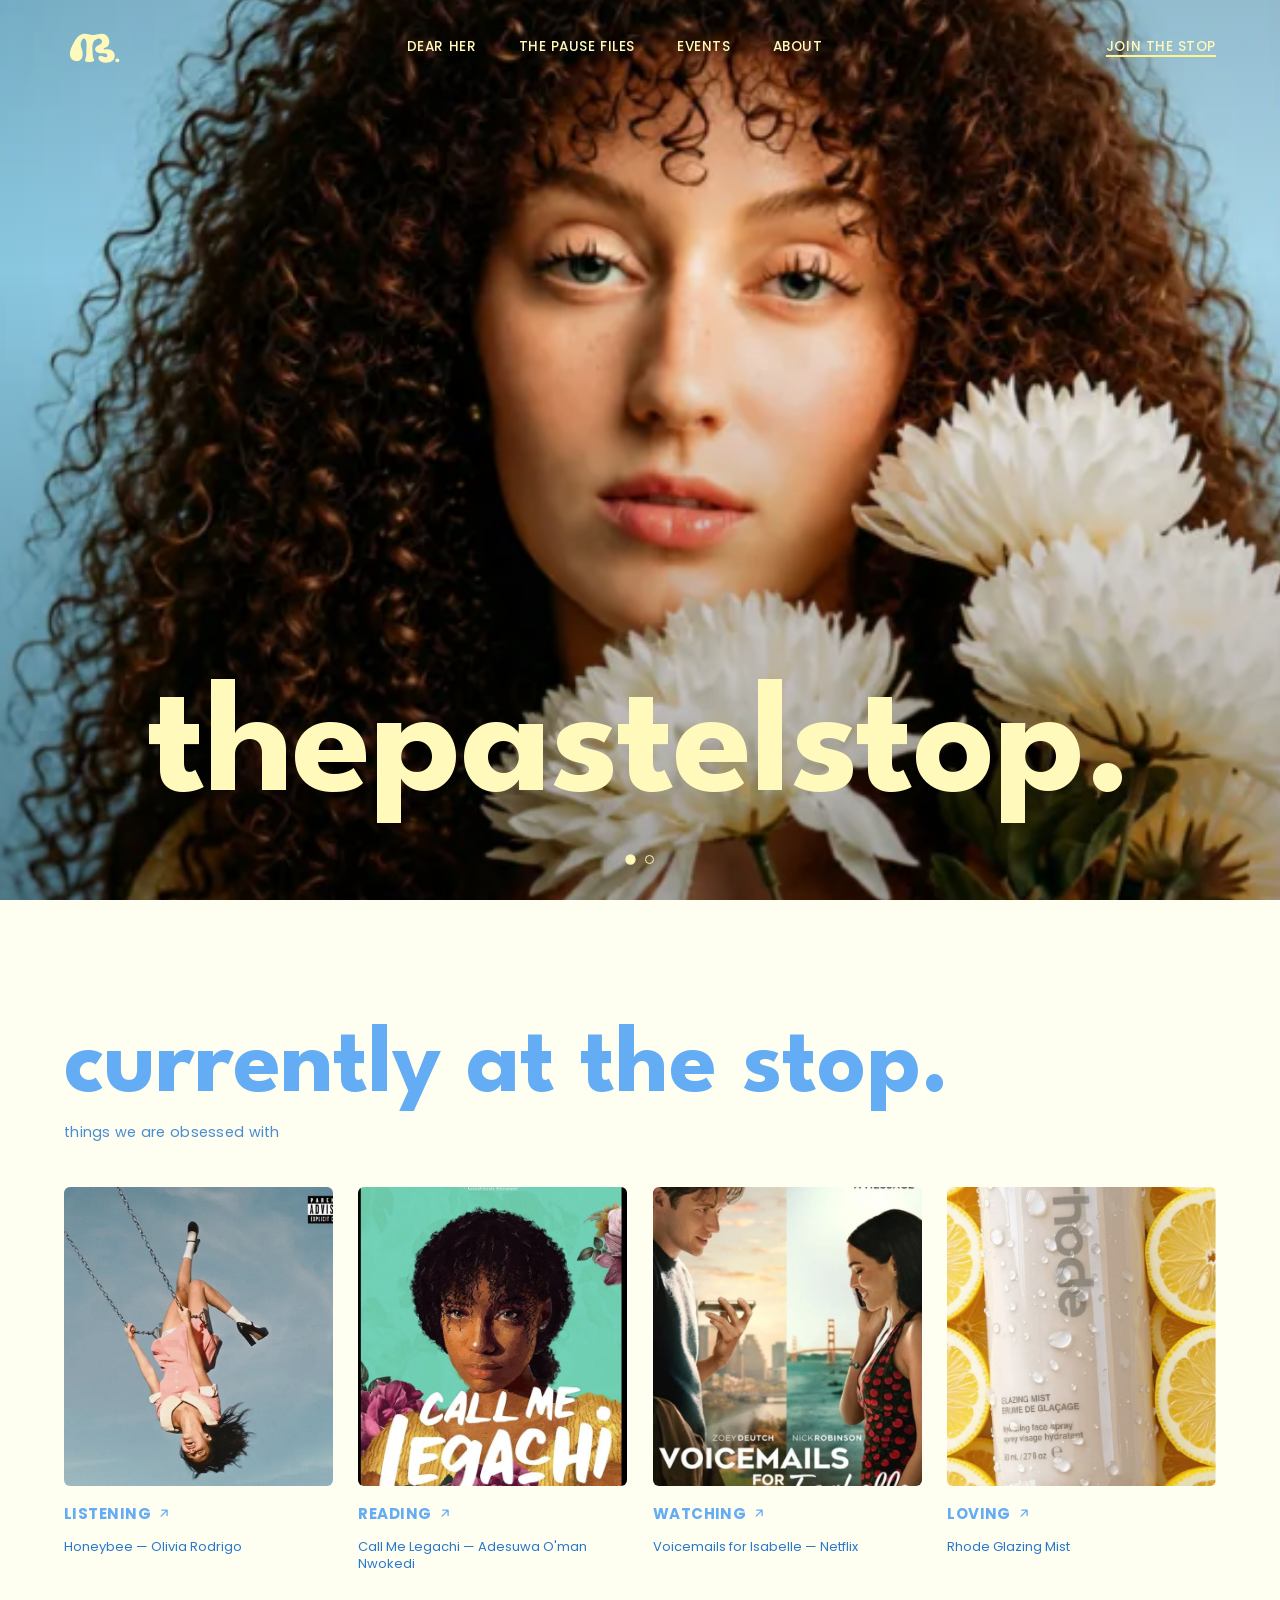
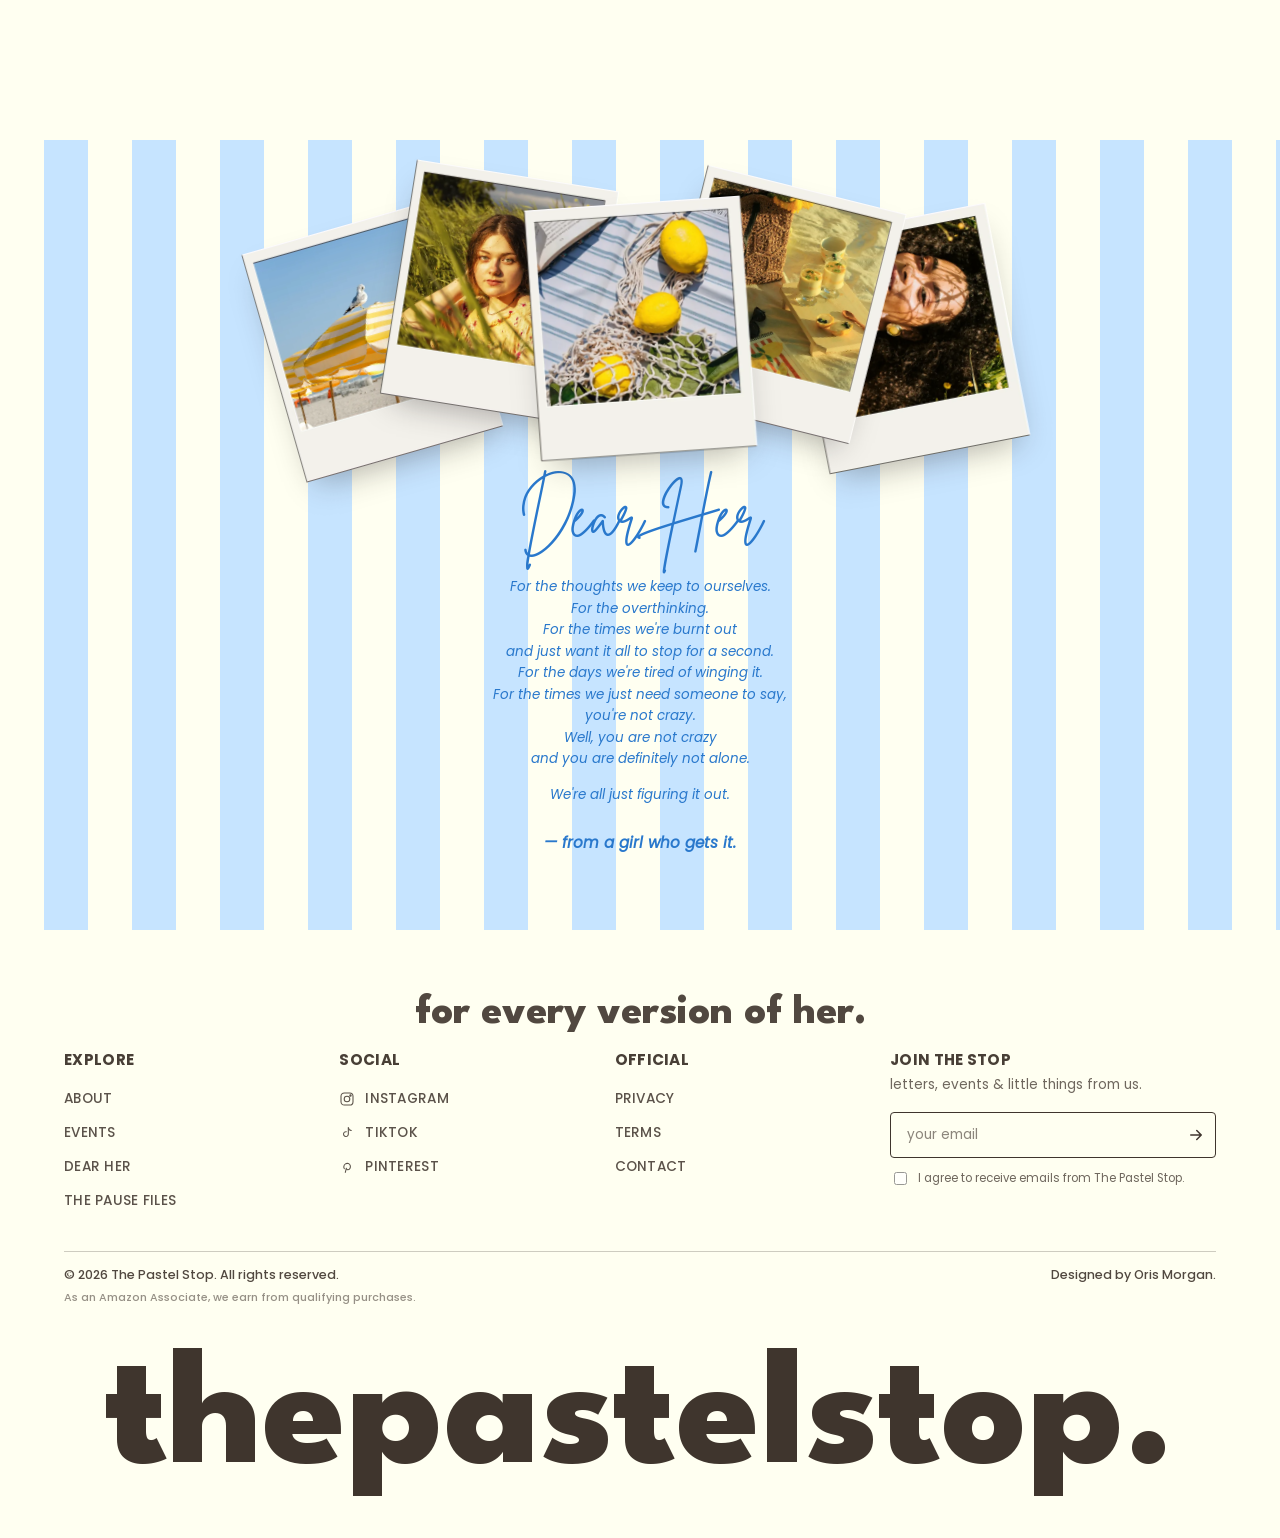
<file: index.html>
<!DOCTYPE html>
<html lang="en">
<head>
<meta charset="UTF-8">
<meta name="viewport" content="width=device-width, initial-scale=1">
<title>thepastelstop. — a lifestyle stop for every version of her</title>
<meta name="description" content="The Pastel Stop is a lifestyle and community space for young women: letters, honest stories, events and the things we love. For every version of her.">
<link rel="canonical" href="https://thepastelstop.com/">
<meta property="og:site_name" content="The Pastel Stop">
<meta property="og:type" content="website">
<meta property="og:title" content="thepastelstop. — a lifestyle stop for every version of her">
<meta property="og:description" content="The Pastel Stop is a lifestyle and community space for young women: letters, honest stories, events and the things we love. For every version of her.">
<meta property="og:url" content="https://thepastelstop.com/">
<meta property="og:image" content="https://thepastelstop.com/asset/opt/og-share.jpg">
<meta property="og:image:width" content="1200">
<meta property="og:image:height" content="630">
<meta property="og:image:alt" content="Four women together in a wildflower field, with the thepastelstop. wordmark.">
<meta name="twitter:card" content="summary_large_image">
<meta name="twitter:title" content="thepastelstop. — a lifestyle stop for every version of her">
<meta name="twitter:description" content="The Pastel Stop is a lifestyle and community space for young women: letters, honest stories, events and the things we love. For every version of her.">
<meta name="twitter:image" content="https://thepastelstop.com/asset/opt/og-share.jpg">
<script type="application/ld+json">
{"@context":"https://schema.org","@graph":[{"@type":"Organization","@id":"https://thepastelstop.com/#org","name":"The Pastel Stop","url":"https://thepastelstop.com/","logo":"https://thepastelstop.com/apple-touch-icon.png","slogan":"for every version of her.","sameAs":["https://www.instagram.com/thepastelstop/","https://www.tiktok.com/@thepastelstop","https://www.pinterest.com/thepastelstop/"]},{"@type":"WebSite","@id":"https://thepastelstop.com/#site","url":"https://thepastelstop.com/","name":"The Pastel Stop","description":"A lifestyle and community space for every version of her.","publisher":{"@id":"https://thepastelstop.com/#org"}}]}
</script>
<link rel="icon" href="favicon.svg?v=6" type="image/svg+xml">
<link rel="icon" href="favicon-32.png?v=6" type="image/png" sizes="32x32">
<link rel="shortcut icon" href="favicon.ico?v=6">
<link rel="apple-touch-icon" href="apple-touch-icon.png?v=6">
<meta name="theme-color" content="#FFFFF1">
<link rel="preload" href="asset/fonts/league-spartan-normal-500-800.woff2" as="font" type="font/woff2" crossorigin>
<link rel="preload" href="asset/fonts/poppins-normal-400.woff2" as="font" type="font/woff2" crossorigin>
<link rel="stylesheet" href="styles.css?v=271">
</head>
<body>
<a class="skip-link" href="#main">Skip to content</a>

<header class="site-header" id="site-header">
  <a class="site-header__logo" href="/" aria-label="The Pastel Stop — Home">
    <svg viewBox="70 60 280 160" xmlns="http://www.w3.org/2000/svg" role="img" aria-hidden="true">
      <path class="logo-mark" d="M 154.082031 80.261719 C 137.296875 86.390625 126.566406 101.261719 118.042969 116.359375 C 105.90625 136.640625 91.355469 165.785156 101.171875 189.675781 C 107.898438 205.210938 128.976562 210.800781 143.648438 203.25 C 153.695312 198.578125 157.492188 187.242188 157.882812 176.875 C 160.550781 148.125 140.765625 137.6875 152.152344 111.480469 C 158.960938 94.53125 171.351562 96.097656 174.890625 113.914062 C 176.984375 125.863281 175.941406 137.984375 175.460938 150.011719 C 174.972656 161.378906 176.304688 173.070312 174.109375 184.316406 C 171.03125 197.53125 160.972656 209.855469 183.019531 210.191406 C 190.65625 209.414062 212.316406 213.445312 211.542969 201.597656 C 211.03125 196.078125 207.070312 190.035156 205.988281 184.234375 C 204.335938 176.566406 204.558594 168.476562 204.40625 160.640625 C 203.816406 137.164062 199.949219 110.039062 227.425781 101.074219 C 241.148438 96.25 255.882812 110.304688 246 122.929688 C 238.898438 132.246094 224.71875 132.8125 218.589844 142.710938 C 213.109375 151.371094 218.90625 162.449219 227.5625 166.402344 C 236.960938 171.171875 247.425781 168.960938 257.660156 168.871094 C 262.894531 168.882812 267.742188 169.640625 271.089844 173.058594 C 274.726562 176.59375 275.542969 183.464844 271.121094 186.640625 C 261.5 192.3125 252.152344 180.539062 242.589844 180.699219 C 234.859375 180.25 230.023438 188.460938 232.476562 195.453125 C 234.171875 201.148438 239.011719 205.476562 244.105469 208.269531 C 266.167969 219.910156 303.488281 213.65625 308.609375 185.84375 C 310.519531 173.441406 303.683594 159.660156 292.269531 154.234375 C 284.859375 150.546875 275.925781 150.359375 267.65625 151.039062 C 257.574219 152.132812 250.488281 149.417969 262.179688 143.445312 C 267.839844 140.726562 273.886719 138.363281 277.917969 133.53125 C 287.128906 122.25 283.394531 104.792969 276.246094 93.210938 C 258.699219 65.570312 230.191406 84.796875 204.164062 83.191406 C 187.597656 81.980469 170.65625 73.707031 154.269531 80.191406 Z"/>
      <path class="logo-mark" d="M 330.492188 202.847656 C 330.492188 207.929688 326.183594 212.054688 320.867188 212.054688 C 315.554688 212.054688 311.242188 207.929688 311.242188 202.847656 C 311.242188 197.761719 315.554688 193.640625 320.867188 193.640625 C 326.183594 193.640625 330.492188 197.761719 330.492188 202.847656"/>
    </svg>
  </a>

  <nav class="site-header__nav" aria-label="Primary">
    <a href="/dear-her">Dear Her</a>
    <!-- hidden until launch: <a href="#">Things We Love</a> -->
    <a href="/pause-files">The Pause Files</a>
    <a href="/events">Events</a>
    <a href="/about">About</a>
  </nav>

  <a href="#" class="site-header__cta">Join the Stop</a>

  <button class="site-header__menu-toggle" id="menu-toggle" aria-expanded="false" aria-controls="mobile-nav" aria-label="Open menu">
    <svg viewBox="0 0 24 24" fill="none" stroke="currentColor" stroke-width="1.6" stroke-linecap="round"><path d="M3 6h18M3 12h18M3 18h18"/></svg>
  </button>
</header>

<nav class="mobile-nav" id="mobile-nav" aria-label="Mobile">
  <a href="/dear-her">Dear Her</a>
  <!-- hidden until launch: <a href="#">Things We Love</a> -->
  <a href="/pause-files">The Pause Files</a>
  <a href="/events">Events</a>
  <a href="/about">About</a>
  <a href="#" class="is-cta">Join the Stop</a>
</nav>

<main id="main">
  <div id="top"></div>

  <section class="hero" id="hero" aria-roledescription="carousel" aria-label="Featured">
    <div class="hero__track">

      <div class="hero__slide hero__slide--1 is-active" data-slide="0" aria-roledescription="slide" aria-label="1 of 2">
        <img class="hero__media" src="asset/opt/girl-with-flower-home-page.webp" alt="A woman with curly hair holding white chrysanthemum flowers against a sky blue backdrop." fetchpriority="high">
        <div class="hero__scrim"></div>
        <div class="hero__content">
          <h1 class="hero__title">thepastelstop.</h1>
        </div>
      </div>

      <div class="hero__slide hero__slide--2" data-slide="1" aria-roledescription="slide" aria-label="2 of 2">
        <img class="hero__media" src="asset/opt/lemon-slide-2.webp" alt="Sunlit lemon tree branches against a clear blue sky.">
        <div class="hero__content">
          <p class="hero__eyebrow"><strong>thepastelstop</strong> PRESENTS</p>
          <p class="hero__script">The Last Bloom</p>
          <div class="hero__display">
            <span class="hero__display-lead">OF</span>
            <span class="hero__display-main">SUMMER</span>
          </div>
          <p class="hero__subline">one last taste of summer</p>
          <a class="hero__cta" href="/last-bloom-recap">
            SEE RECAP
            <svg viewBox="0 0 24 24" fill="none" stroke="currentColor" stroke-width="2" stroke-linecap="round" stroke-linejoin="round"><path d="M5 12h14M13 6l6 6-6 6"/></svg>
          </a>
        </div>
      </div>

    </div>


    <div class="hero__controls" role="tablist" aria-label="Choose slide">
      <button class="hero__dot is-active" role="tab" aria-selected="true" aria-label="Slide 1: The Pastel Stop" data-goto="0"></button>
      <button class="hero__dot" role="tab" aria-selected="false" aria-label="Slide 2: The Last Bloom of Summer" data-goto="1"></button>
    </div>
  </section>

  <section class="stop-section" aria-labelledby="stop-heading">
    <div class="stop-section__header" data-reveal-group data-reveal-stagger="120">
      <h2 class="stop-section__title js-reveal" id="stop-heading" data-reveal>currently at the stop.</h2>
      <p class="stop-section__subtitle js-reveal" data-reveal>things we are obsessed with</p>
    </div>

    <div class="stop-grid" data-reveal-group data-reveal-stagger="90">

      <article class="stop-card js-reveal js-reveal--scale" data-reveal>
        <a class="stop-card__link" href="https://music.apple.com/us/search?term=Honeybee%20Olivia%20Rodrigo" target="_blank" rel="noopener noreferrer" aria-label="Listen to Honeybee by Olivia Rodrigo on Apple Music (opens in a new tab)">
        <div class="stop-card__frame">
          <img src="asset/opt/olivia-rodrigo.webp" alt="Olivia Rodrigo swinging in a pink dress, album art for Honeybee." loading="lazy" decoding="async">
        </div>
        <div class="stop-card__meta">
          <span class="stop-card__label">Listening<svg class="stop-card__arrow" viewBox="0 0 24 24" fill="none" stroke="currentColor" stroke-width="2.2" stroke-linecap="round" stroke-linejoin="round" aria-hidden="true"><path d="M7 17L17 7M8 7h9v9"/></svg></span>
          <p class="stop-card__title">Honeybee — Olivia Rodrigo</p>
        </div>
        </a>
      </article>

      <article class="stop-card js-reveal js-reveal--scale" data-reveal>
        <a class="stop-card__link" href="https://amzn.to/4xO7sBl" target="_blank" rel="sponsored noopener noreferrer" aria-label="Get Call Me Legachi on Amazon (affiliate link, opens in a new tab)">
        <div class="stop-card__frame">
          <img src="asset/opt/call-legshi.webp" alt="Book cover for Call Me Legachi by Adesuwa O'man Nwokedi." loading="lazy" decoding="async">
        </div>
        <div class="stop-card__meta">
          <span class="stop-card__label">Reading<svg class="stop-card__arrow" viewBox="0 0 24 24" fill="none" stroke="currentColor" stroke-width="2.2" stroke-linecap="round" stroke-linejoin="round" aria-hidden="true"><path d="M7 17L17 7M8 7h9v9"/></svg></span>
          <p class="stop-card__title">Call Me Legachi — Adesuwa O'man Nwokedi</p>
        </div>
        </a>
      </article>

      <article class="stop-card js-reveal js-reveal--scale" data-reveal>
        <a class="stop-card__link" href="https://www.netflix.com/title/81716219" target="_blank" rel="noopener noreferrer" aria-label="Watch Voicemails for Isabelle on Netflix (opens in a new tab)">
        <div class="stop-card__frame">
          <img class="stop-card__img--crop" src="asset/opt/voicemail-to-issabelle.webp" alt="Voicemails for Isabelle poster, Netflix, starring Zoey Deutch and Nick Robinson." loading="lazy" decoding="async">
        </div>
        <div class="stop-card__meta">
          <span class="stop-card__label">Watching<svg class="stop-card__arrow" viewBox="0 0 24 24" fill="none" stroke="currentColor" stroke-width="2.2" stroke-linecap="round" stroke-linejoin="round" aria-hidden="true"><path d="M7 17L17 7M8 7h9v9"/></svg></span>
          <p class="stop-card__title">Voicemails for Isabelle — Netflix</p>
        </div>
        </a>
      </article>

      <article class="stop-card js-reveal js-reveal--scale" data-reveal>
        <a class="stop-card__link" href="https://www.rhodeskin.com/search?q=glazing+mist" target="_blank" rel="noopener noreferrer" aria-label="See Rhode Glazing Mist on the Rhode site (opens in a new tab)">
        <div class="stop-card__frame">
          <img src="asset/opt/rhode-glazing-mist.webp" alt="Rhode Glazing Mist bottle resting on sliced lemons." loading="lazy" decoding="async">
        </div>
        <div class="stop-card__meta">
          <span class="stop-card__label">Loving<svg class="stop-card__arrow" viewBox="0 0 24 24" fill="none" stroke="currentColor" stroke-width="2.2" stroke-linecap="round" stroke-linejoin="round" aria-hidden="true"><path d="M7 17L17 7M8 7h9v9"/></svg></span>
          <p class="stop-card__title">Rhode Glazing Mist</p>
        </div>
        </a>
      </article>

    </div>

    <!-- "Things We Love" link hidden until that page exists. To restore: uncomment.
    <div class="stop-section__footer">
      <a class="stop-section__link" href="#">
        Things We Love
        <svg viewBox="0 0 24 24" fill="none" stroke="currentColor" stroke-width="2" stroke-linecap="round" stroke-linejoin="round"><path d="M5 12h14M13 6l6 6-6 6"/></svg>
      </a>
    </div>
    -->
  </section>

  <section class="dearher-section" id="dear-her" aria-labelledby="dearher-heading">
    <div class="dearher-section__stripes">
      <div class="dearher-polaroids" data-reveal-group data-reveal-stagger="90">
        <img class="dearher-polaroid" data-reveal src="asset/opt/polaroid-1-trim.webp" alt="Polaroid photo of a woman with sunflowers in her hair." loading="lazy" decoding="async">
        <img class="dearher-polaroid" data-reveal src="asset/opt/polaroid-2-trim.webp" alt="Polaroid photo of a woman sitting in a golden grass field." loading="lazy" decoding="async">
        <img class="dearher-polaroid" data-reveal src="asset/opt/polaroid-3-trim.webp" alt="Polaroid photo of lemons in a net bag on a striped picnic blanket." loading="lazy" decoding="async">
        <img class="dearher-polaroid" data-reveal src="asset/opt/polaroid-4-trim.webp" alt="Polaroid photo of a beach bag, sunglasses, and drinks on a picnic blanket." loading="lazy" decoding="async">
        <img class="dearher-polaroid" data-reveal src="asset/opt/polaroid-5-trim.webp" alt="Polaroid photo of a woman lying in the grass, laughing in the sun." loading="lazy" decoding="async">
      </div>

      <a class="dearher-letter-link" href="/dear-her" aria-label="Read Dear Her">
        <h2 class="dearher-heading js-reveal" id="dearher-heading">Dear Her</h2>

        <div class="dearher-letter" data-reveal-group data-reveal-stagger="100">
          <p class="dearher-poem js-reveal" data-reveal>
            For the thoughts we keep to ourselves.<br>
            For the overthinking.<br>
            For the times we're burnt out<br>
            and just want it all to stop for a second.<br>
            For the days we're tired of winging it.<br>
            For the times we just need someone to say,<br>
            you're not crazy.<br>
            Well, you are not crazy <br>
            and you are definitely not alone.
          </p>

          <p class="dearher-poem dearher-poem--closing js-reveal" data-reveal>We're all just figuring it out.</p>

          <p class="dearher-signature js-reveal" data-reveal>&mdash; from a girl who gets it.</p>
        </div>
      </a>
    </div>
  </section>
</main>

<footer class="site-footer">

  <div class="site-footer__brand js-reveal">
    <p class="site-footer__tagline">for every version of her.</p>
  </div>

  <div class="site-footer__top" data-reveal-group data-reveal-stagger="100">

    <nav class="site-footer__col js-reveal" aria-label="Explore" data-reveal>
      <h3>Explore</h3>
      <a href="/about">About</a>
      <a href="/events">Events</a>
      <a href="/dear-her">Dear Her</a>
      <a href="/pause-files">The Pause Files</a>
    </nav>

    <div class="site-footer__col js-reveal" data-reveal>
      <h3>Social</h3>
      <div class="site-footer__socials">
        <a href="https://www.instagram.com/thepastelstop/" class="site-footer__social" aria-label="Instagram" target="_blank" rel="noopener noreferrer">
          <svg viewBox="0 0 24 24" fill="none" stroke="currentColor" stroke-width="1.6"><rect x="3" y="3" width="18" height="18" rx="5"/><circle cx="12" cy="12" r="4.2"/><circle cx="17.2" cy="6.8" r="1"/></svg>
          <span>Instagram</span>
        </a>
        <a href="https://www.tiktok.com/@thepastelstop" class="site-footer__social" aria-label="TikTok" target="_blank" rel="noopener noreferrer">
          <svg viewBox="0 0 24 24" fill="none" stroke="currentColor" stroke-width="1.6" stroke-linecap="round" stroke-linejoin="round"><path d="M14 4v9.6a3.6 3.6 0 1 1-3-3.55"/><path d="M14 4c.3 2.2 2 4 4.5 4.2"/></svg>
          <span>TikTok</span>
        </a>
        <a href="https://www.pinterest.com/thepastelstop/" class="site-footer__social" aria-label="Pinterest" target="_blank" rel="noopener noreferrer">
          <svg viewBox="0 0 24 24" fill="none" stroke="currentColor" stroke-width="1.6" stroke-linecap="round" stroke-linejoin="round"><path d="M9.5 20c.4-1.6 1-4.2 1.5-6.2"/><path d="M8 14.5C6.7 13 6.8 9 9.7 7.3c2.6-1.5 6.4-.6 7.2 2.5.7 2.6-.5 6-3.4 6.4-1.1.1-1.9-.4-2.2-1.2"/></svg>
          <span>Pinterest</span>
        </a>
      </div>
    </div>

    <nav class="site-footer__col js-reveal" aria-label="Official" data-reveal>
      <h3>Official</h3>
      <a href="/privacy">Privacy</a>
      <a href="/terms">Terms</a>
      <a href="/contact">Contact</a>
    </nav>

    <div class="site-footer__newsletter js-reveal" data-reveal>
      <h3>Join the Stop</h3>
      <p>letters, events &amp; little things from us.</p>
      <form class="site-footer__form">
        <label class="visually-hidden" for="footer-email">Email address</label>
        <div class="site-footer__input-wrap">
          <input type="email" id="footer-email" placeholder="your email" required>
          <button type="submit" aria-label="Subscribe">
            <svg viewBox="0 0 24 24" fill="none" stroke="currentColor" stroke-width="2" stroke-linecap="round" stroke-linejoin="round"><path d="M5 12h14M13 6l6 6-6 6"/></svg>
          </button>
        </div>
        <label class="site-footer__checkbox">
          <input type="checkbox" required>
          <span>I agree to receive emails from The Pastel Stop.</span>
        </label>
      </form>
    </div>

  </div>

  <div class="site-footer__divider"></div>

  <div class="site-footer__bottom">
    <p>&copy; 2026 The Pastel Stop. All rights reserved.</p>
    <p>Designed by Oris Morgan.</p>
    <p class="site-footer__disclosure">As an Amazon Associate, we earn from qualifying purchases.</p>
  </div>

  <div class="site-footer__wordmark-wrap">
    <p class="site-footer__wordmark">thepastelstop.</p>
  </div>
</footer>

<script src="script.js?v=30"></script>
</body>
</html>
</file>
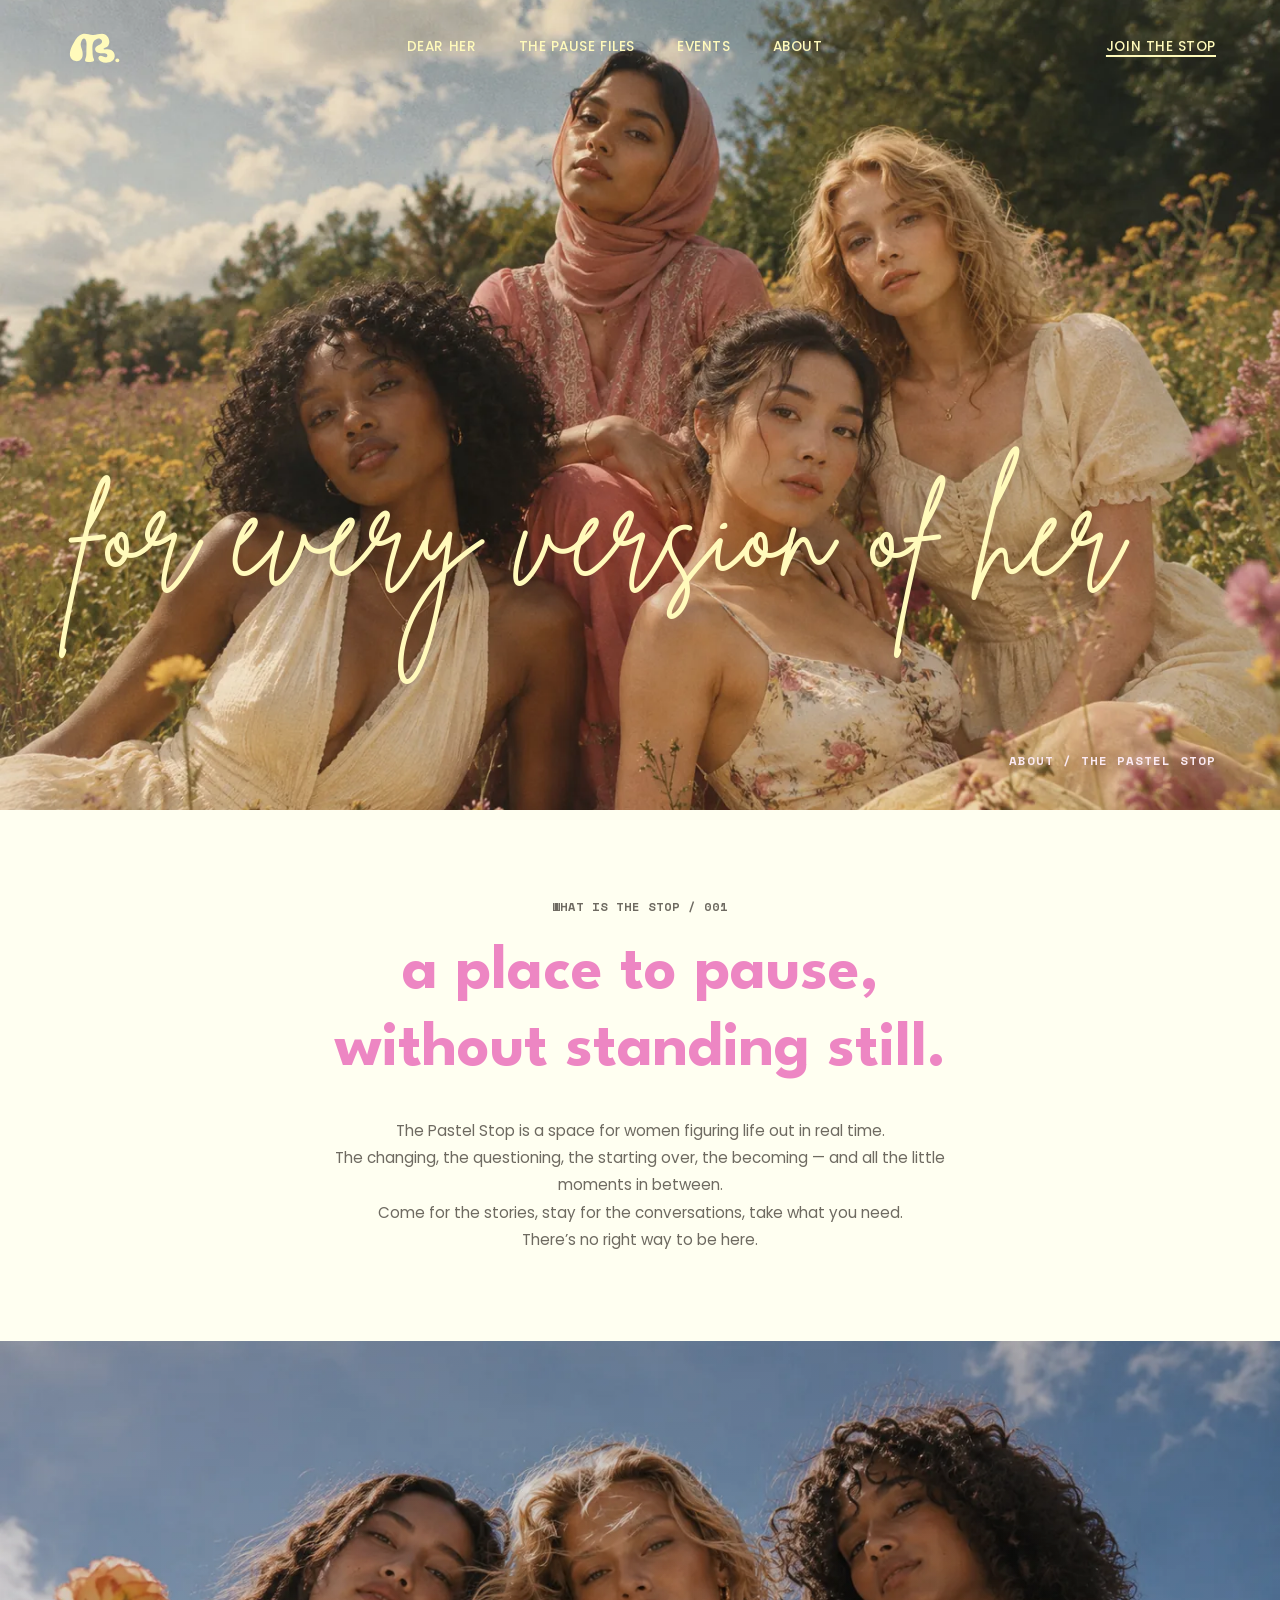
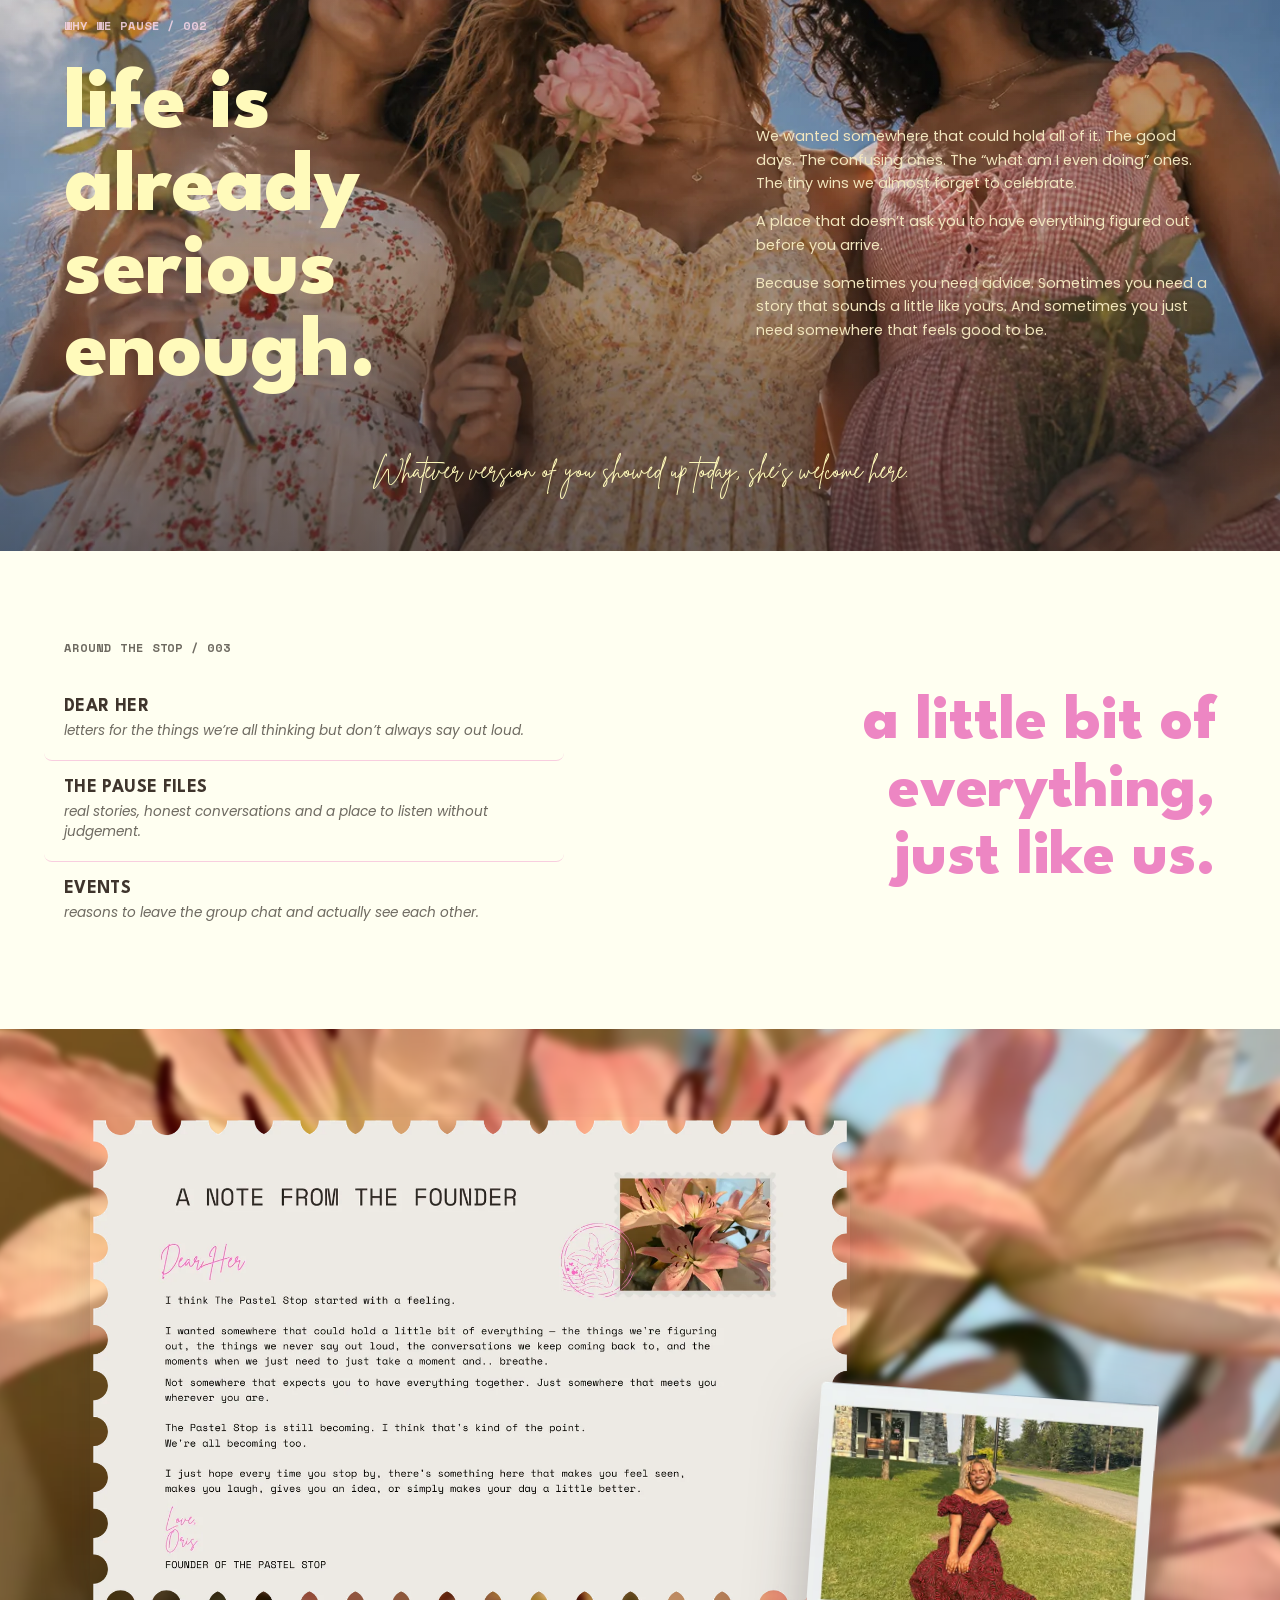
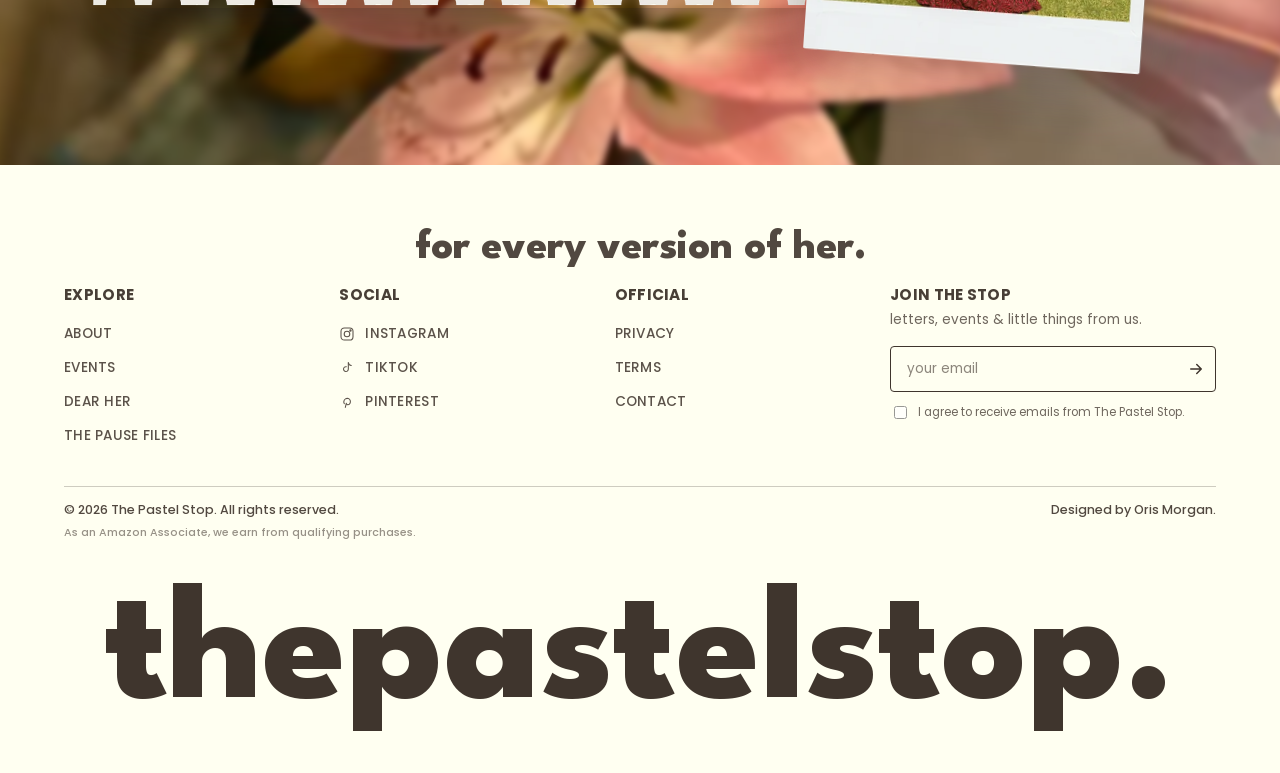
<file: about.html>
<!DOCTYPE html>
<html lang="en">
<head>
<meta charset="UTF-8">
<meta name="viewport" content="width=device-width, initial-scale=1">
<title>About — thepastelstop.</title>
<meta name="description" content="The story behind The Pastel Stop, a lifestyle and community space for every version of her.">
<link rel="canonical" href="https://thepastelstop.com/about">
<meta property="og:site_name" content="The Pastel Stop">
<meta property="og:type" content="website">
<meta property="og:title" content="About — thepastelstop.">
<meta property="og:description" content="The story behind The Pastel Stop, a lifestyle and community space for every version of her.">
<meta property="og:url" content="https://thepastelstop.com/about">
<meta property="og:image" content="https://thepastelstop.com/asset/opt/og-share.jpg">
<meta property="og:image:width" content="1200">
<meta property="og:image:height" content="630">
<meta property="og:image:alt" content="Four women together in a wildflower field, with the thepastelstop. wordmark.">
<meta name="twitter:card" content="summary_large_image">
<meta name="twitter:title" content="About — thepastelstop.">
<meta name="twitter:description" content="The story behind The Pastel Stop, a lifestyle and community space for every version of her.">
<meta name="twitter:image" content="https://thepastelstop.com/asset/opt/og-share.jpg">
<link rel="icon" href="favicon.svg?v=6" type="image/svg+xml">
<link rel="icon" href="favicon-32.png?v=6" type="image/png" sizes="32x32">
<link rel="shortcut icon" href="favicon.ico?v=6">
<link rel="apple-touch-icon" href="apple-touch-icon.png?v=6">
<meta name="theme-color" content="#FFFFF1">
<link rel="preload" href="asset/fonts/league-spartan-normal-500-800.woff2" as="font" type="font/woff2" crossorigin>
<link rel="preload" href="asset/fonts/poppins-normal-400.woff2" as="font" type="font/woff2" crossorigin>
<link rel="stylesheet" href="styles.css?v=271">
</head>
<body class="about-page">
<a class="skip-link" href="#main">Skip to content</a>

<header class="site-header" id="site-header">
  <a class="site-header__logo" href="/" aria-label="The Pastel Stop — Home">
    <svg viewBox="70 60 280 160" xmlns="http://www.w3.org/2000/svg" role="img" aria-hidden="true">
      <path class="logo-mark" d="M 154.082031 80.261719 C 137.296875 86.390625 126.566406 101.261719 118.042969 116.359375 C 105.90625 136.640625 91.355469 165.785156 101.171875 189.675781 C 107.898438 205.210938 128.976562 210.800781 143.648438 203.25 C 153.695312 198.578125 157.492188 187.242188 157.882812 176.875 C 160.550781 148.125 140.765625 137.6875 152.152344 111.480469 C 158.960938 94.53125 171.351562 96.097656 174.890625 113.914062 C 176.984375 125.863281 175.941406 137.984375 175.460938 150.011719 C 174.972656 161.378906 176.304688 173.070312 174.109375 184.316406 C 171.03125 197.53125 160.972656 209.855469 183.019531 210.191406 C 190.65625 209.414062 212.316406 213.445312 211.542969 201.597656 C 211.03125 196.078125 207.070312 190.035156 205.988281 184.234375 C 204.335938 176.566406 204.558594 168.476562 204.40625 160.640625 C 203.816406 137.164062 199.949219 110.039062 227.425781 101.074219 C 241.148438 96.25 255.882812 110.304688 246 122.929688 C 238.898438 132.246094 224.71875 132.8125 218.589844 142.710938 C 213.109375 151.371094 218.90625 162.449219 227.5625 166.402344 C 236.960938 171.171875 247.425781 168.960938 257.660156 168.871094 C 262.894531 168.882812 267.742188 169.640625 271.089844 173.058594 C 274.726562 176.59375 275.542969 183.464844 271.121094 186.640625 C 261.5 192.3125 252.152344 180.539062 242.589844 180.699219 C 234.859375 180.25 230.023438 188.460938 232.476562 195.453125 C 234.171875 201.148438 239.011719 205.476562 244.105469 208.269531 C 266.167969 219.910156 303.488281 213.65625 308.609375 185.84375 C 310.519531 173.441406 303.683594 159.660156 292.269531 154.234375 C 284.859375 150.546875 275.925781 150.359375 267.65625 151.039062 C 257.574219 152.132812 250.488281 149.417969 262.179688 143.445312 C 267.839844 140.726562 273.886719 138.363281 277.917969 133.53125 C 287.128906 122.25 283.394531 104.792969 276.246094 93.210938 C 258.699219 65.570312 230.191406 84.796875 204.164062 83.191406 C 187.597656 81.980469 170.65625 73.707031 154.269531 80.191406 Z"/>
      <path class="logo-mark" d="M 330.492188 202.847656 C 330.492188 207.929688 326.183594 212.054688 320.867188 212.054688 C 315.554688 212.054688 311.242188 207.929688 311.242188 202.847656 C 311.242188 197.761719 315.554688 193.640625 320.867188 193.640625 C 326.183594 193.640625 330.492188 197.761719 330.492188 202.847656"/>
    </svg>
  </a>

  <nav class="site-header__nav" aria-label="Primary">
    <a href="/dear-her">Dear Her</a>
    <!-- hidden until launch: <a href="#">Things We Love</a> -->
    <a href="/pause-files">The Pause Files</a>
    <a href="/events">Events</a>
    <a href="/about" aria-current="page">About</a>
  </nav>

  <a href="#" class="site-header__cta">Join the Stop</a>

  <button class="site-header__menu-toggle" id="menu-toggle" aria-expanded="false" aria-controls="mobile-nav" aria-label="Open menu">
    <svg viewBox="0 0 24 24" fill="none" stroke="currentColor" stroke-width="1.6" stroke-linecap="round"><path d="M3 6h18M3 12h18M3 18h18"/></svg>
  </button>
</header>

<nav class="mobile-nav" id="mobile-nav" aria-label="Mobile">
  <a href="/dear-her">Dear Her</a>
  <!-- hidden until launch: <a href="#">Things We Love</a> -->
  <a href="/pause-files">The Pause Files</a>
  <a href="/events">Events</a>
  <a href="/about">About</a>
  <a href="#" class="is-cta">Join the Stop</a>
</nav>

<main id="main">

  <section class="about-hero">
    <img class="about-hero__img" src="asset/opt/about-hero.webp" alt="Four women sitting together in a wildflower field." fetchpriority="high">
    <h1 class="about-hero__script">for every version of her</h1>
    <p class="about-hero__eyebrow">About / The Pastel Stop</p>
  </section>

  <section class="about-intro">
    <p class="about-intro__eyebrow">What Is The Stop / 001</p>
    <h2 class="about-intro__title">a place to pause,<br>without standing still.</h2>
    <p class="about-intro__body">
      The Pastel Stop is a space for women figuring life out in real time.<br>
      The changing, the questioning, the starting over, the becoming — and all the little moments in between.<br>
      Come for the stories, stay for the conversations, take what you need.<br>
      There&rsquo;s no right way to be here.
    </p>
  </section>

  <section class="about-feature">
    <img class="about-feature__img" src="asset/opt/about-2-pic.webp" alt="Three women outdoors against a blue sky, each holding a rose." loading="lazy" decoding="async">
    <div class="about-feature__inner">
      <p class="about-feature__eyebrow">Why We Pause / 002</p>
      <div class="about-feature__row">
        <h2 class="about-feature__statement">life is<br>already<br>serious<br>enough.</h2>
        <div class="about-feature__copy">
          <p>We wanted somewhere that could hold all of it. The good days. The confusing ones. The &ldquo;what am I even doing&rdquo; ones. The tiny wins we almost forget to celebrate.</p>
          <p>A place that doesn&rsquo;t ask you to have everything figured out before you arrive.</p>
          <p>Because sometimes you need advice. Sometimes you need a story that sounds a little like yours. And sometimes you just need somewhere that feels good to be.</p>
        </div>
      </div>
      <p class="about-feature__script">Whatever version of you showed up today, she&rsquo;s welcome here.</p>
    </div>
  </section>

  <section class="about-around">
    <div class="about-around__list">
      <p class="about-around__eyebrow">Around the Stop / 003</p>
      <a class="about-around__item" href="/dear-her">
        <h3>Dear Her</h3>
        <p>letters for the things we&rsquo;re all thinking but don&rsquo;t always say out loud.</p>
      </a>
      <a class="about-around__item" href="/pause-files">
        <h3>The Pause Files</h3>
        <p>real stories, honest conversations and a place to listen without judgement.</p>
      </a>
      <a class="about-around__item" href="/events">
        <h3>Events</h3>
        <p>reasons to leave the group chat and actually see each other.</p>
      </a>
    </div>
    <h2 class="about-around__statement">a little bit of<br>everything,<br>just like us.</h2>
  </section>

  <section class="about-founder">
    <img class="about-founder__bg" src="asset/opt/founders-back-ground.webp" alt="" aria-hidden="true" loading="lazy" decoding="async">
    <div class="about-founder__inner">
      <img class="about-founder__note" src="asset/opt/founder-post-card-cropped.webp" alt="A note from the founder, Oris: I think The Pastel Stop started with a feeling. I wanted somewhere that could hold a little bit of everything — the things we're figuring out, the things we never say out loud, the conversations we keep coming back to, and the moments when we just need to just take a moment and.. breathe. Not somewhere that expects you to have everything together. Just somewhere that meets you wherever you are. The Pastel Stop is still becoming. I think that's kind of the point. We're all becoming too. I just hope every time you stop by, there's something here that makes you feel seen, makes you laugh, gives you an idea, or simply makes your day a little better. Love, Oris — Founder of The Pastel Stop." loading="lazy" decoding="async">
      <img class="about-founder__photo" src="asset/opt/founders-image.webp" alt="Photo of Oris, founder of The Pastel Stop, sitting outdoors in a red dress." loading="lazy" decoding="async">
    </div>
  </section>

</main>

<footer class="site-footer">

  <div class="site-footer__brand js-reveal">
    <p class="site-footer__tagline">for every version of her.</p>
  </div>

  <div class="site-footer__top" data-reveal-group data-reveal-stagger="100">

    <nav class="site-footer__col js-reveal" aria-label="Explore" data-reveal>
      <h3>Explore</h3>
      <a href="/about" aria-current="page">About</a>
      <a href="/events">Events</a>
      <a href="/dear-her">Dear Her</a>
      <a href="/pause-files">The Pause Files</a>
    </nav>

    <div class="site-footer__col js-reveal" data-reveal>
      <h3>Social</h3>
      <div class="site-footer__socials">
        <a href="https://www.instagram.com/thepastelstop/" class="site-footer__social" aria-label="Instagram" target="_blank" rel="noopener noreferrer">
          <svg viewBox="0 0 24 24" fill="none" stroke="currentColor" stroke-width="1.6"><rect x="3" y="3" width="18" height="18" rx="5"/><circle cx="12" cy="12" r="4.2"/><circle cx="17.2" cy="6.8" r="1"/></svg>
          <span>Instagram</span>
        </a>
        <a href="https://www.tiktok.com/@thepastelstop" class="site-footer__social" aria-label="TikTok" target="_blank" rel="noopener noreferrer">
          <svg viewBox="0 0 24 24" fill="none" stroke="currentColor" stroke-width="1.6" stroke-linecap="round" stroke-linejoin="round"><path d="M14 4v9.6a3.6 3.6 0 1 1-3-3.55"/><path d="M14 4c.3 2.2 2 4 4.5 4.2"/></svg>
          <span>TikTok</span>
        </a>
        <a href="https://www.pinterest.com/thepastelstop/" class="site-footer__social" aria-label="Pinterest" target="_blank" rel="noopener noreferrer">
          <svg viewBox="0 0 24 24" fill="none" stroke="currentColor" stroke-width="1.6" stroke-linecap="round" stroke-linejoin="round"><path d="M9.5 20c.4-1.6 1-4.2 1.5-6.2"/><path d="M8 14.5C6.7 13 6.8 9 9.7 7.3c2.6-1.5 6.4-.6 7.2 2.5.7 2.6-.5 6-3.4 6.4-1.1.1-1.9-.4-2.2-1.2"/></svg>
          <span>Pinterest</span>
        </a>
      </div>
    </div>

    <nav class="site-footer__col js-reveal" aria-label="Official" data-reveal>
      <h3>Official</h3>
      <a href="/privacy">Privacy</a>
      <a href="/terms">Terms</a>
      <a href="/contact">Contact</a>
    </nav>

    <div class="site-footer__newsletter js-reveal" data-reveal>
      <h3>Join the Stop</h3>
      <p>letters, events &amp; little things from us.</p>
      <form class="site-footer__form">
        <label class="visually-hidden" for="footer-email">Email address</label>
        <div class="site-footer__input-wrap">
          <input type="email" id="footer-email" placeholder="your email" required>
          <button type="submit" aria-label="Subscribe">
            <svg viewBox="0 0 24 24" fill="none" stroke="currentColor" stroke-width="2" stroke-linecap="round" stroke-linejoin="round"><path d="M5 12h14M13 6l6 6-6 6"/></svg>
          </button>
        </div>
        <label class="site-footer__checkbox">
          <input type="checkbox" required>
          <span>I agree to receive emails from The Pastel Stop.</span>
        </label>
      </form>
    </div>

  </div>

  <div class="site-footer__divider"></div>

  <div class="site-footer__bottom">
    <p>&copy; 2026 The Pastel Stop. All rights reserved.</p>
    <p>Designed by Oris Morgan.</p>
    <p class="site-footer__disclosure">As an Amazon Associate, we earn from qualifying purchases.</p>
  </div>

  <div class="site-footer__wordmark-wrap">
    <p class="site-footer__wordmark">thepastelstop.</p>
  </div>
</footer>

<script src="script.js?v=30"></script>
</body>
</html>
</file>
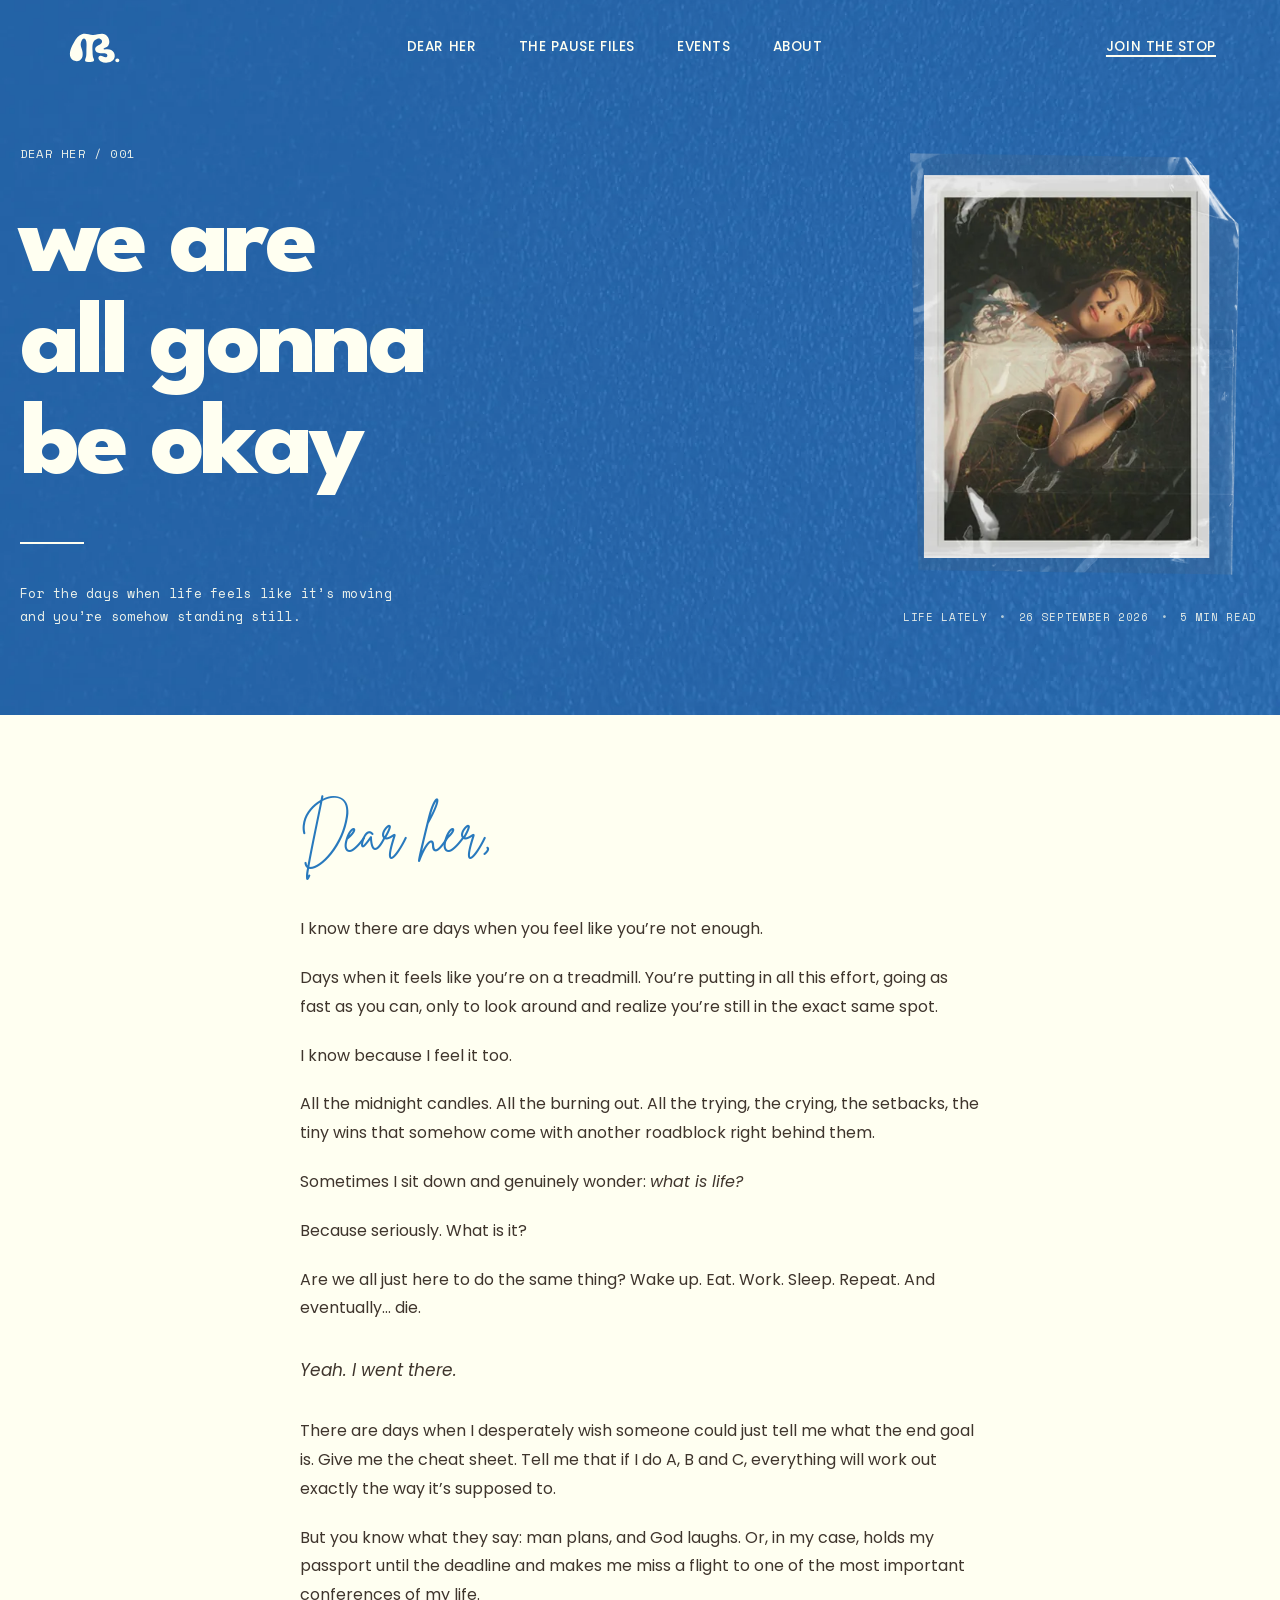
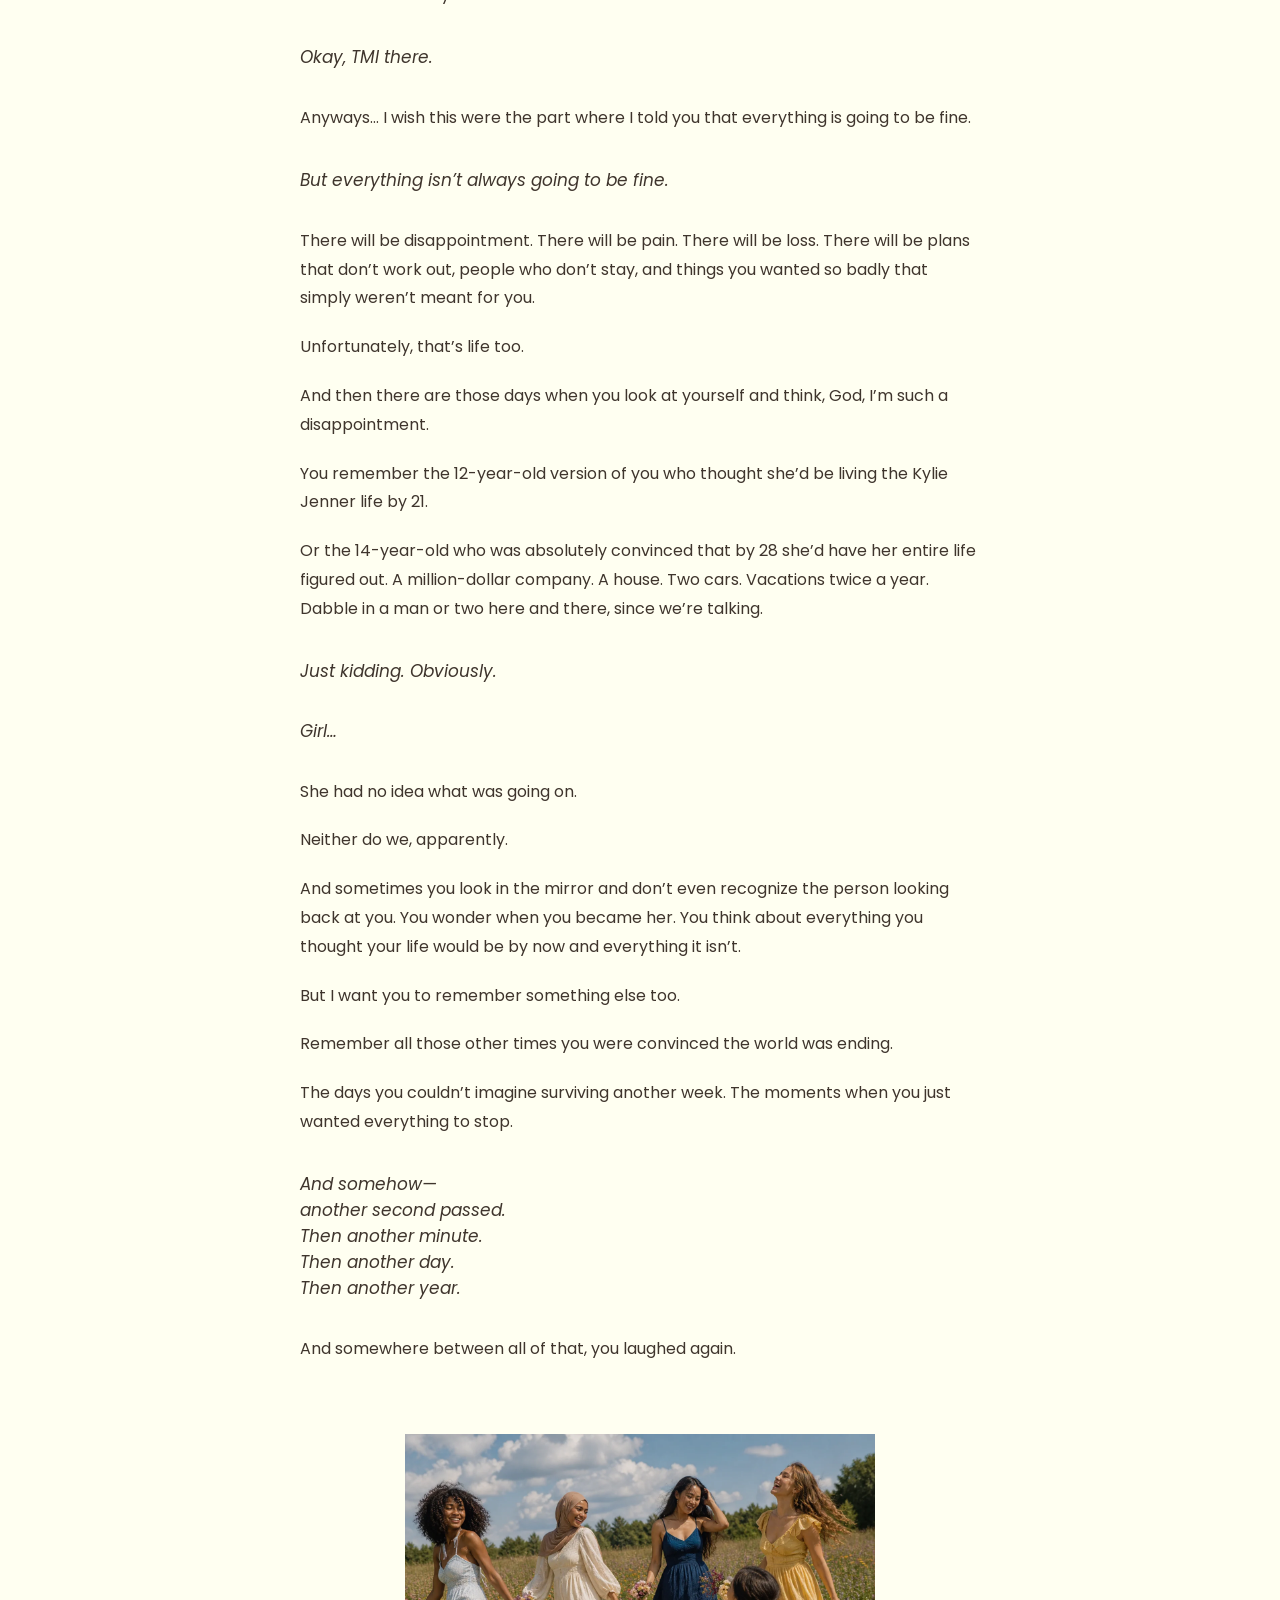
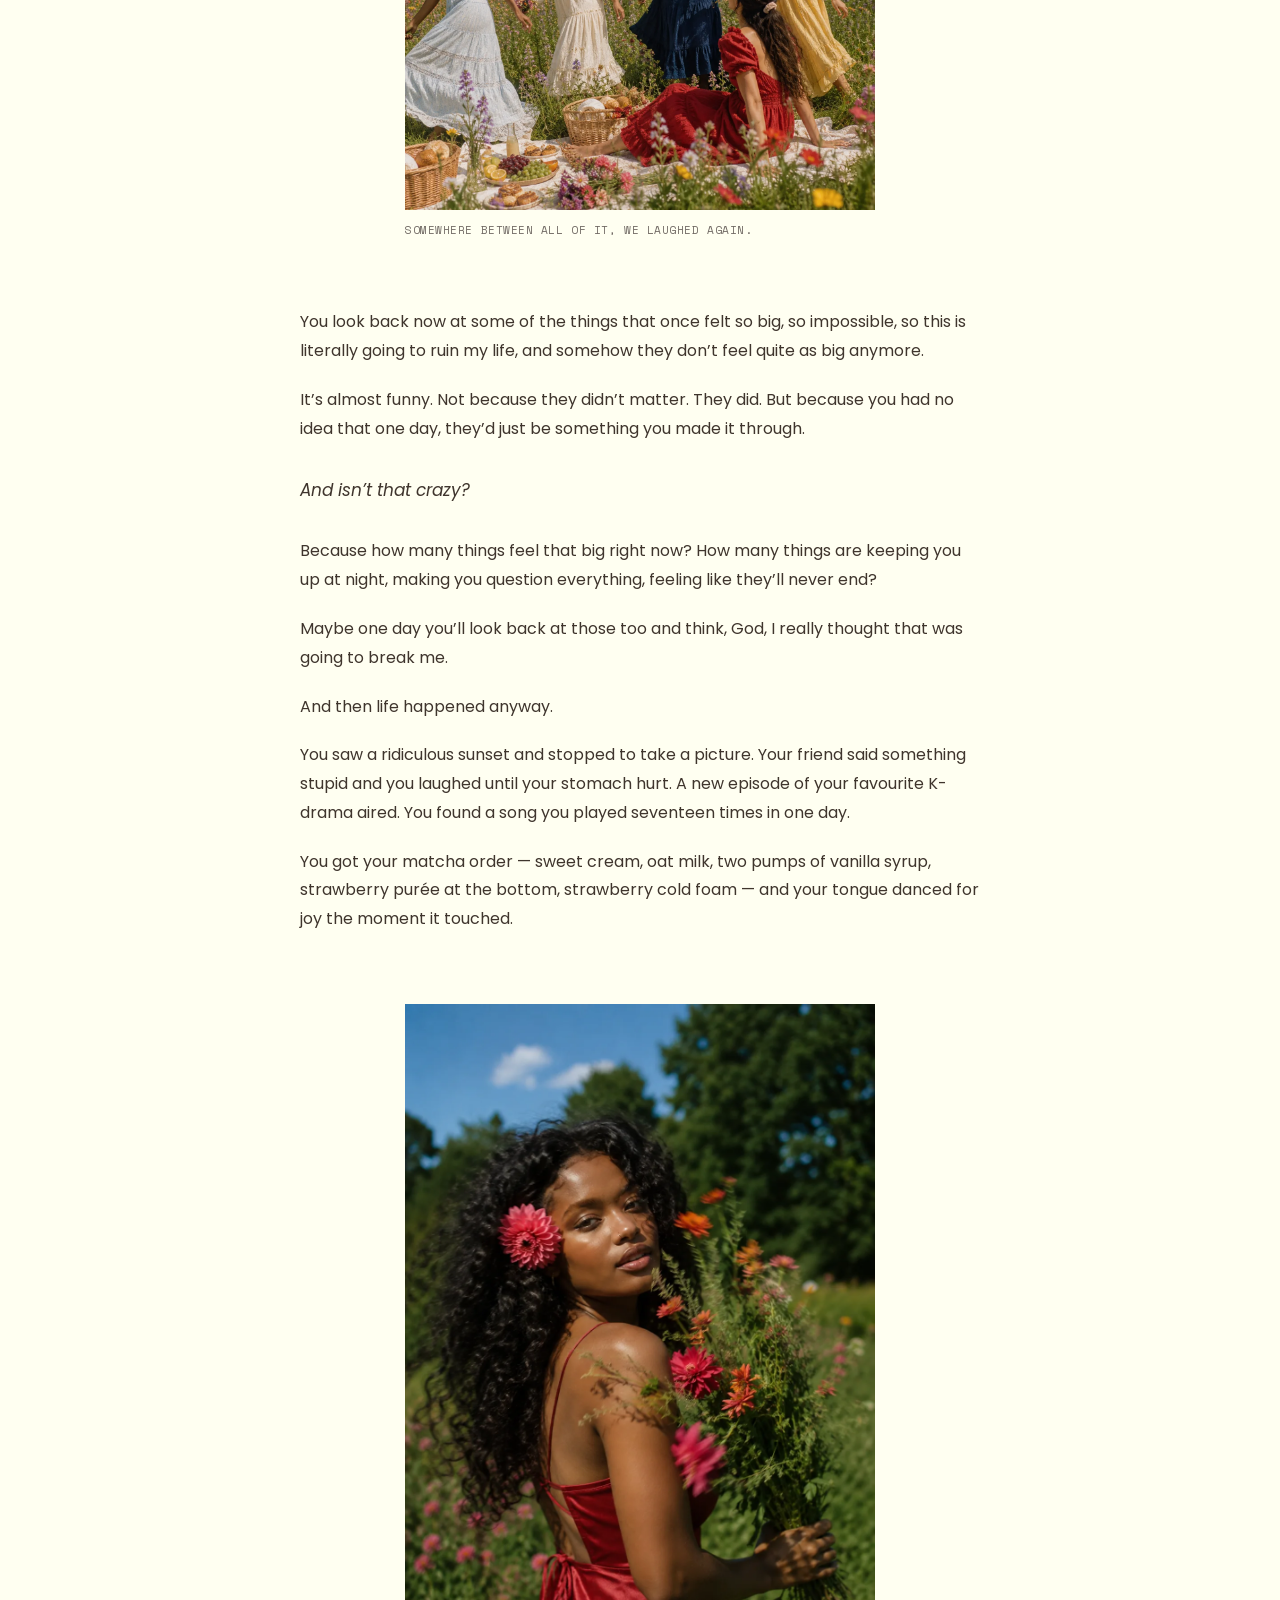
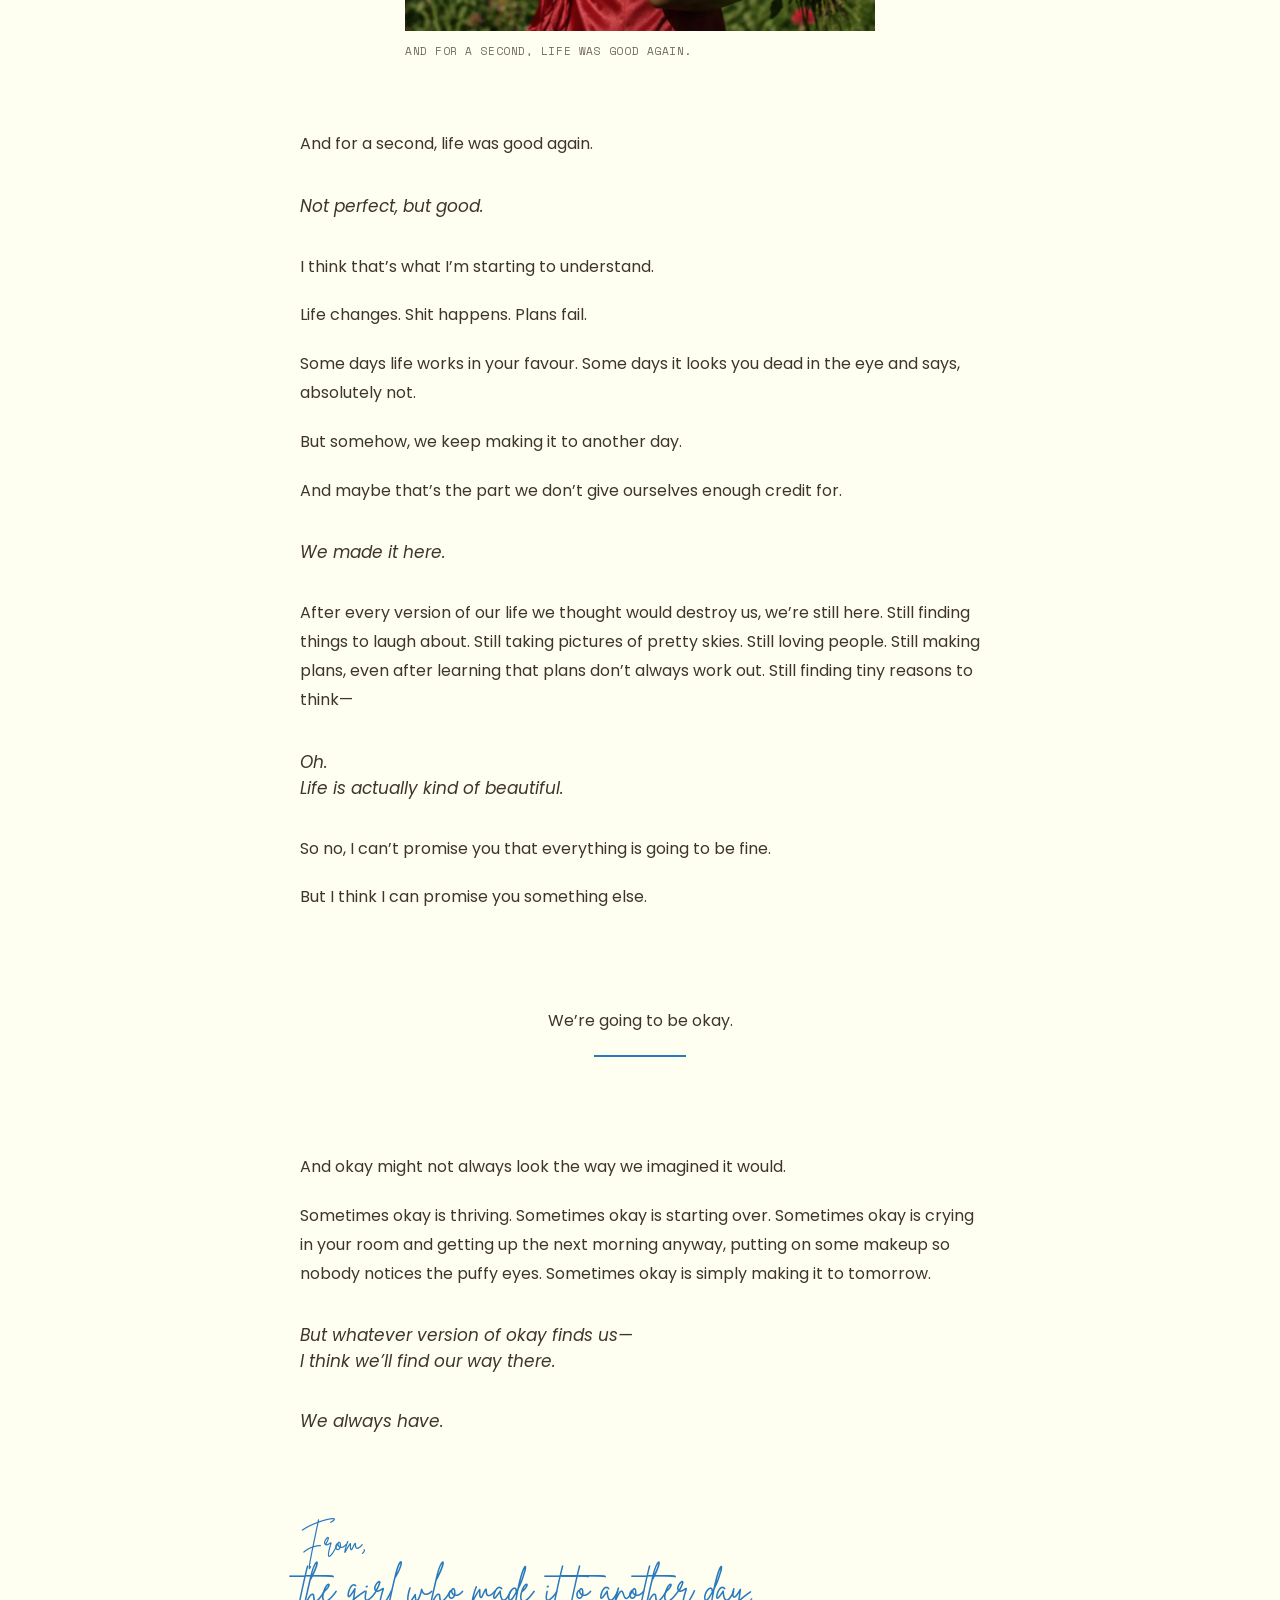
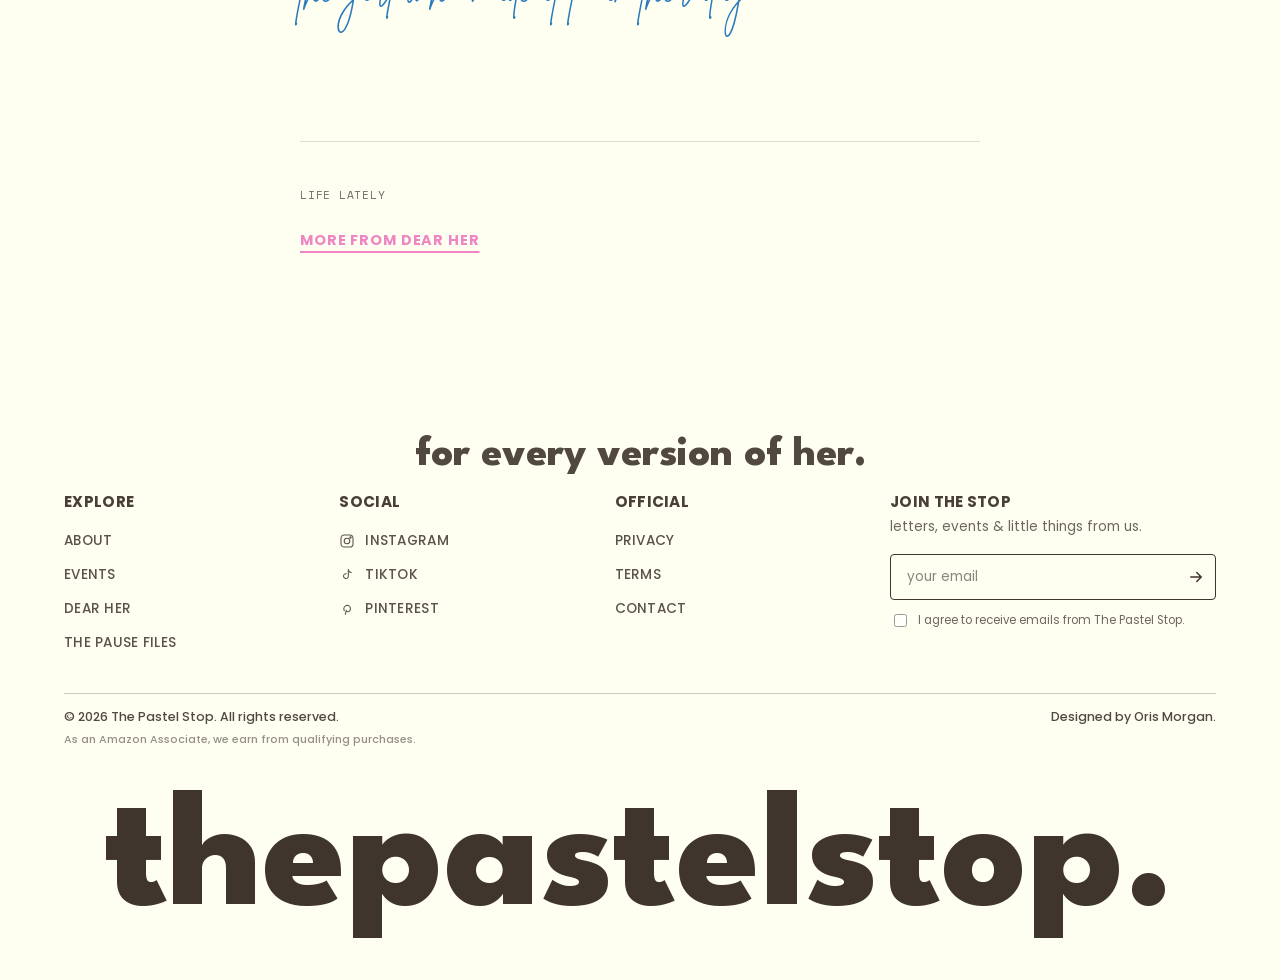
<file: article-001.html>
<!DOCTYPE html>
<html lang="en">
<head>
<meta charset="UTF-8">
<meta name="viewport" content="width=device-width, initial-scale=1">
<title>We are all gonna be okay — Dear Her — thepastelstop.</title>
<meta name="description" content="For the days when life feels like it&rsquo;s moving and you&rsquo;re somehow standing still.">
<link rel="canonical" href="https://thepastelstop.com/article-001">
<meta property="og:site_name" content="The Pastel Stop">
<meta property="og:type" content="article">
<meta property="og:title" content="We are all gonna be okay — Dear Her — thepastelstop.">
<meta property="og:description" content="For the days when life feels like it&rsquo;s moving and you&rsquo;re somehow standing still.">
<meta property="og:url" content="https://thepastelstop.com/article-001">
<meta property="og:image" content="https://thepastelstop.com/asset/opt/og-share.jpg">
<meta property="og:image:width" content="1200">
<meta property="og:image:height" content="630">
<meta property="og:image:alt" content="Four women together in a wildflower field, with the thepastelstop. wordmark.">
<meta name="twitter:card" content="summary_large_image">
<meta name="twitter:title" content="We are all gonna be okay — Dear Her — thepastelstop.">
<meta name="twitter:description" content="For the days when life feels like it&rsquo;s moving and you&rsquo;re somehow standing still.">
<meta name="twitter:image" content="https://thepastelstop.com/asset/opt/og-share.jpg">
<script type="application/ld+json">
{"@context":"https://schema.org","@type":"Article","headline":"We are all gonna be okay","datePublished":"2026-09-26","image":"https://thepastelstop.com/asset/opt/og-share.jpg","author":{"@type":"Organization","name":"The Pastel Stop"},"publisher":{"@type":"Organization","name":"The Pastel Stop","logo":{"@type":"ImageObject","url":"https://thepastelstop.com/apple-touch-icon.png"}},"mainEntityOfPage":"https://thepastelstop.com/article-001"}
</script>
<link rel="icon" href="favicon.svg?v=6" type="image/svg+xml">
<link rel="icon" href="favicon-32.png?v=6" type="image/png" sizes="32x32">
<link rel="shortcut icon" href="favicon.ico?v=6">
<link rel="apple-touch-icon" href="apple-touch-icon.png?v=6">
<meta name="theme-color" content="#FFFFF1">
<link rel="preload" href="asset/fonts/league-spartan-normal-500-800.woff2" as="font" type="font/woff2" crossorigin>
<link rel="preload" href="asset/fonts/poppins-normal-400.woff2" as="font" type="font/woff2" crossorigin>
<link rel="stylesheet" href="styles.css?v=234">
<link rel="stylesheet" href="article.css?v=40">
</head>
<body class="article-page">
<a class="skip-link" href="#main">Skip to content</a>

<header class="site-header" id="site-header">
  <a class="site-header__logo" href="/" aria-label="The Pastel Stop — Home">
    <svg viewBox="70 60 280 160" xmlns="http://www.w3.org/2000/svg" role="img" aria-hidden="true">
      <path class="logo-mark" d="M 154.082031 80.261719 C 137.296875 86.390625 126.566406 101.261719 118.042969 116.359375 C 105.90625 136.640625 91.355469 165.785156 101.171875 189.675781 C 107.898438 205.210938 128.976562 210.800781 143.648438 203.25 C 153.695312 198.578125 157.492188 187.242188 157.882812 176.875 C 160.550781 148.125 140.765625 137.6875 152.152344 111.480469 C 158.960938 94.53125 171.351562 96.097656 174.890625 113.914062 C 176.984375 125.863281 175.941406 137.984375 175.460938 150.011719 C 174.972656 161.378906 176.304688 173.070312 174.109375 184.316406 C 171.03125 197.53125 160.972656 209.855469 183.019531 210.191406 C 190.65625 209.414062 212.316406 213.445312 211.542969 201.597656 C 211.03125 196.078125 207.070312 190.035156 205.988281 184.234375 C 204.335938 176.566406 204.558594 168.476562 204.40625 160.640625 C 203.816406 137.164062 199.949219 110.039062 227.425781 101.074219 C 241.148438 96.25 255.882812 110.304688 246 122.929688 C 238.898438 132.246094 224.71875 132.8125 218.589844 142.710938 C 213.109375 151.371094 218.90625 162.449219 227.5625 166.402344 C 236.960938 171.171875 247.425781 168.960938 257.660156 168.871094 C 262.894531 168.882812 267.742188 169.640625 271.089844 173.058594 C 274.726562 176.59375 275.542969 183.464844 271.121094 186.640625 C 261.5 192.3125 252.152344 180.539062 242.589844 180.699219 C 234.859375 180.25 230.023438 188.460938 232.476562 195.453125 C 234.171875 201.148438 239.011719 205.476562 244.105469 208.269531 C 266.167969 219.910156 303.488281 213.65625 308.609375 185.84375 C 310.519531 173.441406 303.683594 159.660156 292.269531 154.234375 C 284.859375 150.546875 275.925781 150.359375 267.65625 151.039062 C 257.574219 152.132812 250.488281 149.417969 262.179688 143.445312 C 267.839844 140.726562 273.886719 138.363281 277.917969 133.53125 C 287.128906 122.25 283.394531 104.792969 276.246094 93.210938 C 258.699219 65.570312 230.191406 84.796875 204.164062 83.191406 C 187.597656 81.980469 170.65625 73.707031 154.269531 80.191406 Z"/>
      <path class="logo-mark" d="M 330.492188 202.847656 C 330.492188 207.929688 326.183594 212.054688 320.867188 212.054688 C 315.554688 212.054688 311.242188 207.929688 311.242188 202.847656 C 311.242188 197.761719 315.554688 193.640625 320.867188 193.640625 C 326.183594 193.640625 330.492188 197.761719 330.492188 202.847656"/>
    </svg>
  </a>

  <nav class="site-header__nav" aria-label="Primary">
    <a href="/dear-her" aria-current="page">Dear Her</a>
    <!-- hidden until launch: <a href="#">Things We Love</a> -->
    <a href="/pause-files">The Pause Files</a>
    <a href="/events">Events</a>
    <a href="/about">About</a>
  </nav>

  <a href="#" class="site-header__cta">Join the Stop</a>

  <button class="site-header__menu-toggle" id="menu-toggle" aria-expanded="false" aria-controls="mobile-nav" aria-label="Open menu">
    <svg viewBox="0 0 24 24" fill="none" stroke="currentColor" stroke-width="1.6" stroke-linecap="round"><path d="M3 6h18M3 12h18M3 18h18"/></svg>
  </button>
</header>

<nav class="mobile-nav" id="mobile-nav" aria-label="Mobile">
  <a href="/dear-her">Dear Her</a>
  <!-- hidden until launch: <a href="#">Things We Love</a> -->
  <a href="/pause-files">The Pause Files</a>
  <a href="/events">Events</a>
  <a href="/about">About</a>
  <a href="#" class="is-cta">Join the Stop</a>
</nav>

<main id="main">

  <!-- Layer 1: hero / cover -->
  <section class="article-hero" style="--hero-color:#2978CC; --hero-bg-opacity:0.1;">
    <img class="article-hero__bg" src="asset/opt/blue-hero-textured.webp" alt="" aria-hidden="true" fetchpriority="high">
    <div class="article-hero__inner js-reveal">
      <div class="article-hero__text">
        <p class="article-hero__eyebrow">Dear Her / 001</p>
        <h1 class="article-hero__title">we are<br>all gonna<br>be okay</h1>
        <hr class="article-hero__divider">
        <p class="article-hero__subtitle">For the days when life feels like it&rsquo;s moving and you&rsquo;re somehow standing still.</p>
      </div>
      <div class="article-hero__photo">
        <div class="article-hero__image">
          <img src="asset/opt/we-are-all-onna-image.webp" alt="A girl lying in the grass, eyes closed, golden light overhead.">
        </div>
        <p class="article-hero__meta" id="article-meta"></p>
      </div>
    </div>
  </section>

  <!-- Layer 2 + 3: reading area + content blocks -->
  <section class="article-reading">
    <div class="article-reading__inner">
      <p class="article-opening">Dear her,</p>
      <div id="article-body"></div>
      <div class="article-signoff js-reveal" id="article-signoff"></div>
      <nav class="article-nav" id="article-nav" aria-label="More Dear Her letters"></nav>
    </div>
  </section>

</main>

<footer class="site-footer">

  <div class="site-footer__brand js-reveal">
    <p class="site-footer__tagline">for every version of her.</p>
  </div>

  <div class="site-footer__top" data-reveal-group data-reveal-stagger="100">

    <nav class="site-footer__col js-reveal" aria-label="Explore" data-reveal>
      <h3>Explore</h3>
      <a href="/about">About</a>
      <a href="/events">Events</a>
      <a href="/dear-her">Dear Her</a>
      <a href="/pause-files">The Pause Files</a>
    </nav>

    <div class="site-footer__col js-reveal" data-reveal>
      <h3>Social</h3>
      <div class="site-footer__socials">
        <a href="https://www.instagram.com/thepastelstop/" class="site-footer__social" aria-label="Instagram" target="_blank" rel="noopener noreferrer">
          <svg viewBox="0 0 24 24" fill="none" stroke="currentColor" stroke-width="1.6"><rect x="3" y="3" width="18" height="18" rx="5"/><circle cx="12" cy="12" r="4.2"/><circle cx="17.2" cy="6.8" r="1"/></svg>
          <span>Instagram</span>
        </a>
        <a href="https://www.tiktok.com/@thepastelstop" class="site-footer__social" aria-label="TikTok" target="_blank" rel="noopener noreferrer">
          <svg viewBox="0 0 24 24" fill="none" stroke="currentColor" stroke-width="1.6" stroke-linecap="round" stroke-linejoin="round"><path d="M14 4v9.6a3.6 3.6 0 1 1-3-3.55"/><path d="M14 4c.3 2.2 2 4 4.5 4.2"/></svg>
          <span>TikTok</span>
        </a>
        <a href="https://www.pinterest.com/thepastelstop/" class="site-footer__social" aria-label="Pinterest" target="_blank" rel="noopener noreferrer">
          <svg viewBox="0 0 24 24" fill="none" stroke="currentColor" stroke-width="1.6" stroke-linecap="round" stroke-linejoin="round"><path d="M9.5 20c.4-1.6 1-4.2 1.5-6.2"/><path d="M8 14.5C6.7 13 6.8 9 9.7 7.3c2.6-1.5 6.4-.6 7.2 2.5.7 2.6-.5 6-3.4 6.4-1.1.1-1.9-.4-2.2-1.2"/></svg>
          <span>Pinterest</span>
        </a>
      </div>
    </div>

    <nav class="site-footer__col js-reveal" aria-label="Official" data-reveal>
      <h3>Official</h3>
      <a href="/privacy">Privacy</a>
      <a href="/terms">Terms</a>
      <a href="/contact">Contact</a>
    </nav>

    <div class="site-footer__newsletter js-reveal" data-reveal>
      <h3>Join the Stop</h3>
      <p>letters, events &amp; little things from us.</p>
      <form class="site-footer__form">
        <label class="visually-hidden" for="footer-email">Email address</label>
        <div class="site-footer__input-wrap">
          <input type="email" id="footer-email" placeholder="your email" required>
          <button type="submit" aria-label="Subscribe">
            <svg viewBox="0 0 24 24" fill="none" stroke="currentColor" stroke-width="2" stroke-linecap="round" stroke-linejoin="round"><path d="M5 12h14M13 6l6 6-6 6"/></svg>
          </button>
        </div>
        <label class="site-footer__checkbox">
          <input type="checkbox" required>
          <span>I agree to receive emails from The Pastel Stop.</span>
        </label>
      </form>
    </div>

  </div>

  <div class="site-footer__divider"></div>

  <div class="site-footer__bottom">
    <p>&copy; 2026 The Pastel Stop. All rights reserved.</p>
    <p>Designed by Oris Morgan.</p>
    <p class="site-footer__disclosure">As an Amazon Associate, we earn from qualifying purchases.</p>
  </div>

  <div class="site-footer__wordmark-wrap">
    <p class="site-footer__wordmark">thepastelstop.</p>
  </div>
</footer>

<script>
  window.ARTICLE_DATA = {
    articleNumber: "001",
    title: "we are all gonna be okay",
    subtitle: "For the days when life feels like it’s moving and you’re somehow standing still.",
    category: "Life Lately",
    // ISO timestamp of first publish. The displayed date and the reading
    // time below are both derived from this + bodyBlocks — never hand-typed.
    publishedAt: "2026-09-26T09:00:00",
    heroColor: "#2978CC",
    heroBackgroundImage: "asset/opt/blue-hero-textured.webp",
    heroBackgroundImageOpacity: 0.1,
    heroImage: "asset/opt/we-are-all-onna-image.webp",
    heroImageAlt: "A girl lying in the grass, eyes closed, golden light overhead.",
    heroImageTreatment: "film", // baked into this photo already — see note in article.css
    editorialScrap: "notebook-scrap",
    signoff: "made it to another day.",
    previousArticle: null,
    nextArticle: null,
    relatedArticles: [],
    bodyBlocks: [
      { type: "paragraph", text: "I know there are days when you feel like you’re not enough." },
      { type: "paragraph", text: "Days when it feels like you’re on a treadmill. You’re putting in all this effort, going as fast as you can, only to look around and realize you’re still in the exact same spot." },
      { type: "paragraph", text: "I know because I feel it too." },
      { type: "paragraph", text: "All the midnight candles. All the burning out. All the trying, the crying, the setbacks, the tiny wins that somehow come with another roadblock right behind them." },
      { type: "paragraph", text: "Sometimes I sit down and genuinely wonder: **what is life?**" },
      { type: "paragraph", text: "Because seriously. What is it?" },
      { type: "paragraph", text: "Are we all just here to do the same thing? Wake up. Eat. Work. Sleep. Repeat. And eventually… die." },
      { type: "emphasizedParagraph", text: "Yeah. I went there." },
      { type: "paragraph", text: "There are days when I desperately wish someone could just tell me what the end goal is. Give me the cheat sheet. Tell me that if I do A, B and C, everything will work out exactly the way it’s supposed to." },
      { type: "paragraph", text: "But you know what they say: man plans, and God laughs. Or, in my case, holds my passport until the deadline and makes me miss a flight to one of the most important conferences of my life." },
      { type: "emphasizedParagraph", text: "Okay, TMI there." },
      { type: "paragraph", text: "Anyways… I wish this were the part where I told you that everything is going to be fine." },
      { type: "emphasizedParagraph", text: "But everything isn’t always going to be fine." },
      { type: "paragraph", text: "There will be disappointment. There will be pain. There will be loss. There will be plans that don’t work out, people who don’t stay, and things you wanted so badly that simply weren’t meant for you." },
      { type: "paragraph", text: "Unfortunately, that’s life too." },
      { type: "paragraph", text: "And then there are those days when you look at yourself and think, God, I’m such a disappointment." },
      { type: "paragraph", text: "You remember the 12-year-old version of you who thought she’d be living the Kylie Jenner life by 21." },
      { type: "paragraph", text: "Or the 14-year-old who was absolutely convinced that by 28 she’d have her entire life figured out. A million-dollar company. A house. Two cars. Vacations twice a year. Dabble in a man or two here and there, since we’re talking." },
      { type: "emphasizedParagraph", text: "Just kidding. Obviously." },
      { type: "emphasizedParagraph", text: "Girl…" },
      { type: "paragraph", text: "She had no idea what was going on." },
      { type: "paragraph", text: "Neither do we, apparently." },
      { type: "paragraph", text: "And sometimes you look in the mirror and don’t even recognize the person looking back at you. You wonder when you became her. You think about everything you thought your life would be by now and everything it isn’t." },
      { type: "paragraph", text: "But I want you to remember something else too." },
      { type: "paragraph", text: "Remember all those other times you were convinced the world was ending." },
      { type: "paragraph", text: "The days you couldn’t imagine surviving another week. The moments when you just wanted everything to stop." },
      { type: "emphasizedParagraph", text: "And somehow—\nanother second passed.\nThen another minute.\nThen another day.\nThen another year." },
      { type: "paragraph", text: "And somewhere between all of that, you laughed again." },
      { type: "imageWithCaption", src: "asset/opt/image-for-dear-her-article-2.webp", alt: "Two friends laughing together outdoors.", caption: "Somewhere between all of it, we laughed again." },
      { type: "paragraph", text: "You look back now at some of the things that once felt so big, so impossible, so this is literally going to ruin my life, and somehow they don’t feel quite as big anymore." },
      { type: "paragraph", text: "It’s almost funny. Not because they didn’t matter. They did. But because you had no idea that one day, they’d just be something you made it through." },
      { type: "emphasizedParagraph", text: "And isn’t that crazy?" },
      { type: "paragraph", text: "Because how many things feel that big right now? How many things are keeping you up at night, making you question everything, feeling like they’ll never end?" },
      { type: "paragraph", text: "Maybe one day you’ll look back at those too and think, God, I really thought that was going to break me." },
      { type: "paragraph", text: "And then life happened anyway." },
      { type: "paragraph", text: "You saw a ridiculous sunset and stopped to take a picture. Your friend said something stupid and you laughed until your stomach hurt. A new episode of your favourite K-drama aired. You found a song you played seventeen times in one day." },
      { type: "paragraph", text: "You got your matcha order — sweet cream, oat milk, two pumps of vanilla syrup, strawberry purée at the bottom, strawberry cold foam — and your tongue danced for joy the moment it touched." },
      { type: "imageWithCaption", size: "small", src: "asset/opt/image-foer-dear-her-article.webp", alt: "A woman in a red dress holding a bouquet of wildflowers.", caption: "And for a second, life was good again." },
      { type: "paragraph", text: "And for a second, life was good again." },
      { type: "emphasizedParagraph", text: "Not perfect, but good." },
      { type: "paragraph", text: "I think that’s what I’m starting to understand." },
      { type: "paragraph", text: "Life changes. Shit happens. Plans fail." },
      { type: "paragraph", text: "Some days life works in your favour. Some days it looks you dead in the eye and says, absolutely not." },
      { type: "paragraph", text: "But somehow, we keep making it to another day." },
      { type: "paragraph", text: "And maybe that’s the part we don’t give ourselves enough credit for." },
      { type: "emphasizedParagraph", text: "We made it here." },
      { type: "paragraph", text: "After every version of our life we thought would destroy us, we’re still here. Still finding things to laugh about. Still taking pictures of pretty skies. Still loving people. Still making plans, even after learning that plans don’t always work out. Still finding tiny reasons to think—" },
      { type: "emphasizedParagraph", text: "Oh.\nLife is actually kind of beautiful." },
      { type: "paragraph", text: "So no, I can’t promise you that everything is going to be fine." },
      { type: "paragraph", text: "But I think I can promise you something else." },
      { type: "largeStatement", text: "We’re going to be okay." },
      { type: "paragraph", text: "And okay might not always look the way we imagined it would." },
      { type: "paragraph", text: "Sometimes okay is thriving. Sometimes okay is starting over. Sometimes okay is crying in your room and getting up the next morning anyway, putting on some makeup so nobody notices the puffy eyes. Sometimes okay is simply making it to tomorrow." },
      { type: "emphasizedParagraph", text: "But whatever version of okay finds us—\nI think we’ll find our way there." },
      { type: "emphasizedParagraph", text: "We always have." }
    ]
  };
</script>
<script src="article.js?v=6"></script>
<script src="script.js"></script>
</body>
</html>
</file>
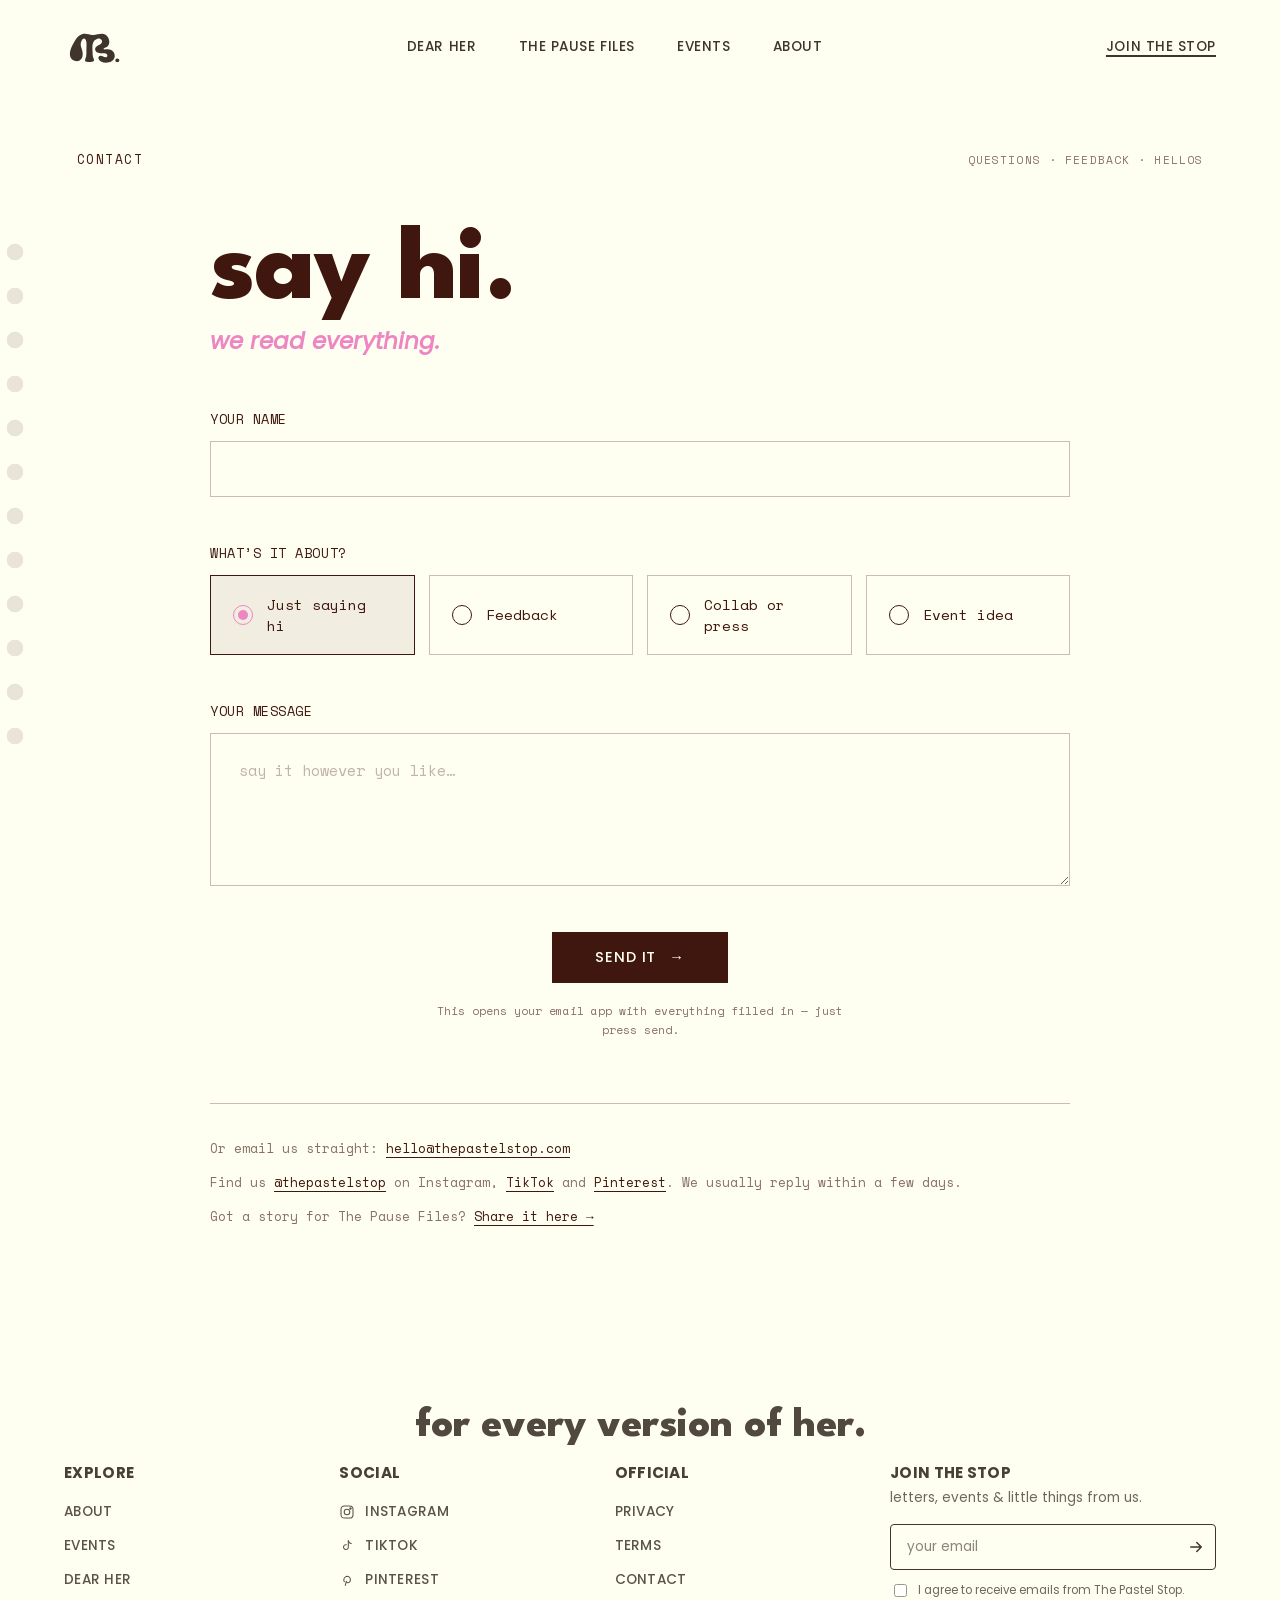
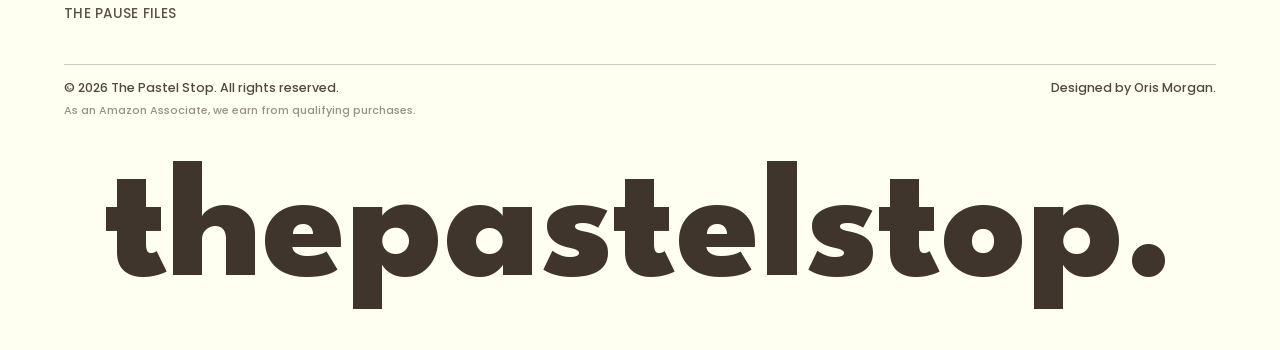
<file: contact.html>
<!DOCTYPE html>
<html lang="en">
<head>
<meta charset="UTF-8">
<meta name="viewport" content="width=device-width, initial-scale=1">
<title>Contact — thepastelstop.</title>
<meta name="description" content="Questions, feedback, collabs, event ideas, or just a hello. We read everything.">
<link rel="canonical" href="https://thepastelstop.com/contact">
<meta property="og:site_name" content="The Pastel Stop">
<meta property="og:type" content="website">
<meta property="og:title" content="Contact — thepastelstop.">
<meta property="og:description" content="Questions, feedback, collabs, event ideas, or just a hello. We read everything.">
<meta property="og:url" content="https://thepastelstop.com/contact">
<meta property="og:image" content="https://thepastelstop.com/asset/opt/og-share.jpg">
<meta property="og:image:width" content="1200">
<meta property="og:image:height" content="630">
<meta property="og:image:alt" content="Four women together in a wildflower field, with the thepastelstop. wordmark.">
<meta name="twitter:card" content="summary_large_image">
<meta name="twitter:title" content="Contact — thepastelstop.">
<meta name="twitter:description" content="Questions, feedback, collabs, event ideas, or just a hello. We read everything.">
<meta name="twitter:image" content="https://thepastelstop.com/asset/opt/og-share.jpg">
<link rel="icon" href="favicon.svg?v=6" type="image/svg+xml">
<link rel="icon" href="favicon-32.png?v=6" type="image/png" sizes="32x32">
<link rel="shortcut icon" href="favicon.ico?v=6">
<link rel="apple-touch-icon" href="apple-touch-icon.png?v=6">
<meta name="theme-color" content="#FFFFF1">
<link rel="preload" href="asset/fonts/league-spartan-normal-500-800.woff2" as="font" type="font/woff2" crossorigin>
<link rel="preload" href="asset/fonts/poppins-normal-400.woff2" as="font" type="font/woff2" crossorigin>
<link rel="stylesheet" href="styles.css?v=271">
</head>
<body class="story-page contact-page">
<a class="skip-link" href="#main">Skip to content</a>

<header class="site-header" id="site-header">
  <a class="site-header__logo" href="/" aria-label="The Pastel Stop — Home">
    <svg viewBox="70 60 280 160" xmlns="http://www.w3.org/2000/svg" role="img" aria-hidden="true">
      <path class="logo-mark" d="M 154.082031 80.261719 C 137.296875 86.390625 126.566406 101.261719 118.042969 116.359375 C 105.90625 136.640625 91.355469 165.785156 101.171875 189.675781 C 107.898438 205.210938 128.976562 210.800781 143.648438 203.25 C 153.695312 198.578125 157.492188 187.242188 157.882812 176.875 C 160.550781 148.125 140.765625 137.6875 152.152344 111.480469 C 158.960938 94.53125 171.351562 96.097656 174.890625 113.914062 C 176.984375 125.863281 175.941406 137.984375 175.460938 150.011719 C 174.972656 161.378906 176.304688 173.070312 174.109375 184.316406 C 171.03125 197.53125 160.972656 209.855469 183.019531 210.191406 C 190.65625 209.414062 212.316406 213.445312 211.542969 201.597656 C 211.03125 196.078125 207.070312 190.035156 205.988281 184.234375 C 204.335938 176.566406 204.558594 168.476562 204.40625 160.640625 C 203.816406 137.164062 199.949219 110.039062 227.425781 101.074219 C 241.148438 96.25 255.882812 110.304688 246 122.929688 C 238.898438 132.246094 224.71875 132.8125 218.589844 142.710938 C 213.109375 151.371094 218.90625 162.449219 227.5625 166.402344 C 236.960938 171.171875 247.425781 168.960938 257.660156 168.871094 C 262.894531 168.882812 267.742188 169.640625 271.089844 173.058594 C 274.726562 176.59375 275.542969 183.464844 271.121094 186.640625 C 261.5 192.3125 252.152344 180.539062 242.589844 180.699219 C 234.859375 180.25 230.023438 188.460938 232.476562 195.453125 C 234.171875 201.148438 239.011719 205.476562 244.105469 208.269531 C 266.167969 219.910156 303.488281 213.65625 308.609375 185.84375 C 310.519531 173.441406 303.683594 159.660156 292.269531 154.234375 C 284.859375 150.546875 275.925781 150.359375 267.65625 151.039062 C 257.574219 152.132812 250.488281 149.417969 262.179688 143.445312 C 267.839844 140.726562 273.886719 138.363281 277.917969 133.53125 C 287.128906 122.25 283.394531 104.792969 276.246094 93.210938 C 258.699219 65.570312 230.191406 84.796875 204.164062 83.191406 C 187.597656 81.980469 170.65625 73.707031 154.269531 80.191406 Z"/>
      <path class="logo-mark" d="M 330.492188 202.847656 C 330.492188 207.929688 326.183594 212.054688 320.867188 212.054688 C 315.554688 212.054688 311.242188 207.929688 311.242188 202.847656 C 311.242188 197.761719 315.554688 193.640625 320.867188 193.640625 C 326.183594 193.640625 330.492188 197.761719 330.492188 202.847656"/>
    </svg>
  </a>

  <nav class="site-header__nav" aria-label="Primary">
    <a href="/dear-her">Dear Her</a>
    <!-- hidden until launch: <a href="#">Things We Love</a> -->
    <a href="/pause-files" aria-current="page">The Pause Files</a>
    <a href="/events">Events</a>
    <a href="/about">About</a>
  </nav>

  <a href="#" class="site-header__cta">Join the Stop</a>

  <button class="site-header__menu-toggle" id="menu-toggle" aria-expanded="false" aria-controls="mobile-nav" aria-label="Open menu">
    <svg viewBox="0 0 24 24" fill="none" stroke="currentColor" stroke-width="1.6" stroke-linecap="round"><path d="M3 6h18M3 12h18M3 18h18"/></svg>
  </button>
</header>

<nav class="mobile-nav" id="mobile-nav" aria-label="Mobile">
  <a href="/dear-her">Dear Her</a>
  <!-- hidden until launch: <a href="#">Things We Love</a> -->
  <a href="/pause-files" aria-current="page">The Pause Files</a>
  <a href="/events">Events</a>
  <a href="/about">About</a>
  <a href="#" class="is-cta">Join the Stop</a>
</nav>

<main id="main">

  <section class="story contact" aria-labelledby="contact-title">
    <span class="story__holes" aria-hidden="true"></span>

    <div class="story__top">
      <p class="story__label">Contact</p>
      <p class="story__tag">Questions &middot; Feedback &middot; Hellos</p>
    </div>

    <div class="story__column">
      <div class="story__intro">
        <h1 class="story__title" id="contact-title">say hi.</h1>
        <p class="story__lead">we read everything.</p>
      </div>

      <form class="story__form" id="contact-form" novalidate>

        <div class="story__field">
          <label class="story__q" for="contact-name">Your name</label>
          <input class="contact__input" id="contact-name" name="name" type="text" maxlength="80" autocomplete="name" required>
        </div>

        <fieldset class="story__field story__choices">
          <legend class="story__q">What&rsquo;s it about?</legend>
          <div class="story__options contact__options">
            <label class="story__option">
              <input type="radio" name="topic" value="Just saying hi" checked>
              <span class="story__dot" aria-hidden="true"></span>
              <span>Just saying hi</span>
            </label>
            <label class="story__option">
              <input type="radio" name="topic" value="Feedback">
              <span class="story__dot" aria-hidden="true"></span>
              <span>Feedback</span>
            </label>
            <label class="story__option">
              <input type="radio" name="topic" value="Collab or press">
              <span class="story__dot" aria-hidden="true"></span>
              <span>Collab or press</span>
            </label>
            <label class="story__option">
              <input type="radio" name="topic" value="Event idea">
              <span class="story__dot" aria-hidden="true"></span>
              <span>Event idea</span>
            </label>
          </div>
        </fieldset>

        <div class="story__field">
          <label class="story__q" for="contact-message">Your message</label>
          <div class="story__box">
            <textarea class="story__textarea contact__textarea" id="contact-message" name="message" maxlength="1500" rows="4" required placeholder="say it however you like&hellip;"></textarea>
          </div>
        </div>

        <p class="story__error" id="contact-error" role="alert" hidden></p>

        <div class="story__submit">
          <button class="story__button" type="submit">Send it <span aria-hidden="true">&rarr;</span></button>
          <p class="story__note">This opens your email app with everything filled in &mdash; just press send.</p>
        </div>
      </form>

      <div class="contact__done" id="contact-done" hidden tabindex="-1">
        <h2 class="story__title story__title--done">check your email app.</h2>
        <p class="story__done-copy">Your message is ready to go &mdash; press send there. Nothing opened? Write to us at <span data-email></span> instead.</p>
      </div>

      <div class="contact__direct">
        <p class="contact__line">Or email us straight: <span data-email><span class="contact__noscript">hello [at] thepastelstop [dot] com</span></span></p>
        <p class="contact__line">Find us <a href="https://www.instagram.com/thepastelstop/" target="_blank" rel="noopener noreferrer">@thepastelstop</a> on Instagram, <a href="https://www.tiktok.com/@thepastelstop" target="_blank" rel="noopener noreferrer">TikTok</a> and <a href="https://www.pinterest.com/thepastelstop/" target="_blank" rel="noopener noreferrer">Pinterest</a>. We usually reply within a few days.</p>
        <p class="contact__line">Got a story for The Pause Files? <a href="/share-your-story">Share it here &rarr;</a></p>
      </div>
    </div>
  </section>

</main>

<footer class="site-footer">

  <div class="site-footer__brand js-reveal">
    <p class="site-footer__tagline">for every version of her.</p>
  </div>

  <div class="site-footer__top" data-reveal-group data-reveal-stagger="100">

    <nav class="site-footer__col js-reveal" aria-label="Explore" data-reveal>
      <h3>Explore</h3>
      <a href="/about">About</a>
      <a href="/events">Events</a>
      <a href="/dear-her">Dear Her</a>
      <a href="/pause-files" aria-current="page">The Pause Files</a>
    </nav>

    <div class="site-footer__col js-reveal" data-reveal>
      <h3>Social</h3>
      <div class="site-footer__socials">
        <a href="https://www.instagram.com/thepastelstop/" class="site-footer__social" aria-label="Instagram" target="_blank" rel="noopener noreferrer">
          <svg viewBox="0 0 24 24" fill="none" stroke="currentColor" stroke-width="1.6"><rect x="3" y="3" width="18" height="18" rx="5"/><circle cx="12" cy="12" r="4.2"/><circle cx="17.2" cy="6.8" r="1"/></svg>
          <span>Instagram</span>
        </a>
        <a href="https://www.tiktok.com/@thepastelstop" class="site-footer__social" aria-label="TikTok" target="_blank" rel="noopener noreferrer">
          <svg viewBox="0 0 24 24" fill="none" stroke="currentColor" stroke-width="1.6" stroke-linecap="round" stroke-linejoin="round"><path d="M14 4v9.6a3.6 3.6 0 1 1-3-3.55"/><path d="M14 4c.3 2.2 2 4 4.5 4.2"/></svg>
          <span>TikTok</span>
        </a>
        <a href="https://www.pinterest.com/thepastelstop/" class="site-footer__social" aria-label="Pinterest" target="_blank" rel="noopener noreferrer">
          <svg viewBox="0 0 24 24" fill="none" stroke="currentColor" stroke-width="1.6" stroke-linecap="round" stroke-linejoin="round"><path d="M9.5 20c.4-1.6 1-4.2 1.5-6.2"/><path d="M8 14.5C6.7 13 6.8 9 9.7 7.3c2.6-1.5 6.4-.6 7.2 2.5.7 2.6-.5 6-3.4 6.4-1.1.1-1.9-.4-2.2-1.2"/></svg>
          <span>Pinterest</span>
        </a>
      </div>
    </div>

    <nav class="site-footer__col js-reveal" aria-label="Official" data-reveal>
      <h3>Official</h3>
      <a href="/privacy">Privacy</a>
      <a href="/terms">Terms</a>
      <a href="/contact" aria-current="page">Contact</a>
    </nav>

    <div class="site-footer__newsletter js-reveal" data-reveal>
      <h3>Join the Stop</h3>
      <p>letters, events &amp; little things from us.</p>
      <form class="site-footer__form">
        <label class="visually-hidden" for="footer-email">Email address</label>
        <div class="site-footer__input-wrap">
          <input type="email" id="footer-email" placeholder="your email" required>
          <button type="submit" aria-label="Subscribe">
            <svg viewBox="0 0 24 24" fill="none" stroke="currentColor" stroke-width="2" stroke-linecap="round" stroke-linejoin="round"><path d="M5 12h14M13 6l6 6-6 6"/></svg>
          </button>
        </div>
        <label class="site-footer__checkbox">
          <input type="checkbox" required>
          <span>I agree to receive emails from The Pastel Stop.</span>
        </label>
      </form>
    </div>

  </div>

  <div class="site-footer__divider"></div>

  <div class="site-footer__bottom">
    <p>&copy; 2026 The Pastel Stop. All rights reserved.</p>
    <p>Designed by Oris Morgan.</p>
    <p class="site-footer__disclosure">As an Amazon Associate, we earn from qualifying purchases.</p>
  </div>

  <div class="site-footer__wordmark-wrap">
    <p class="site-footer__wordmark">thepastelstop.</p>
  </div>
</footer>

<script src="script.js?v=30"></script>
</body>
</html>
</file>
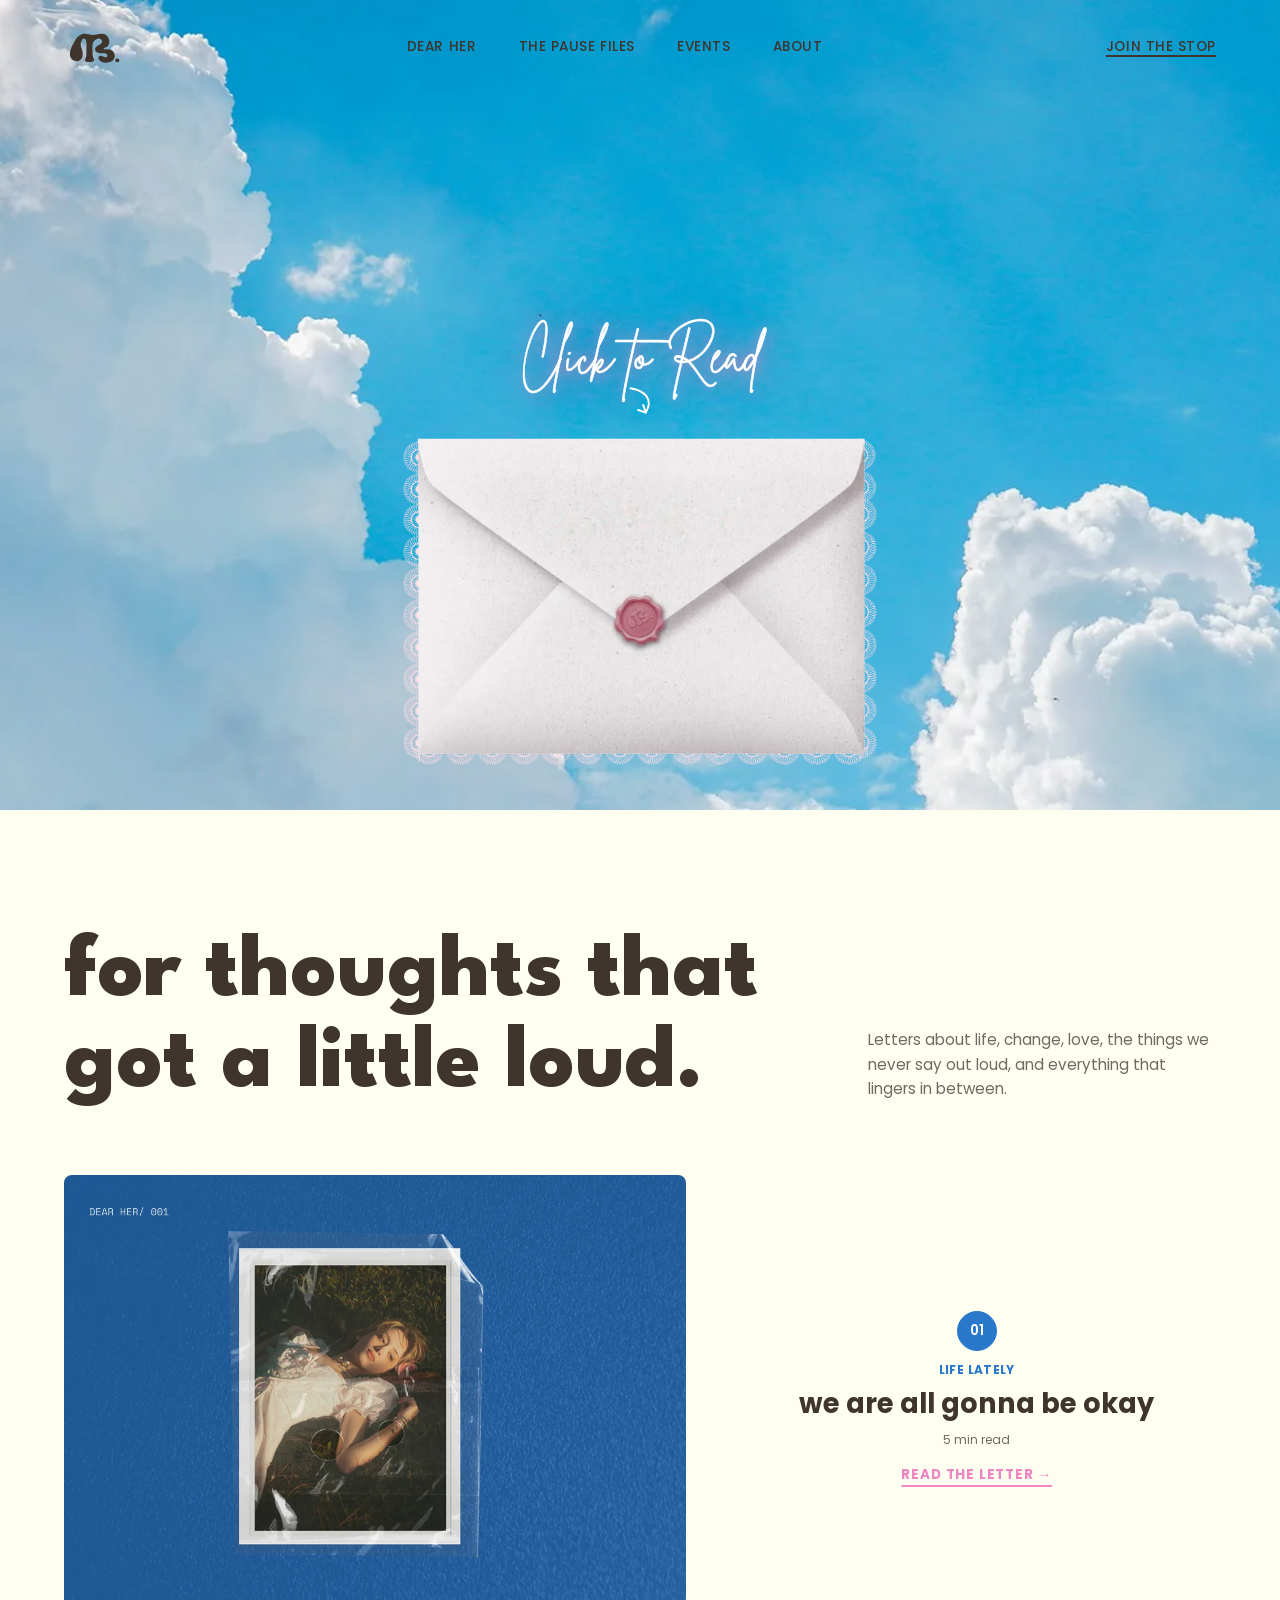
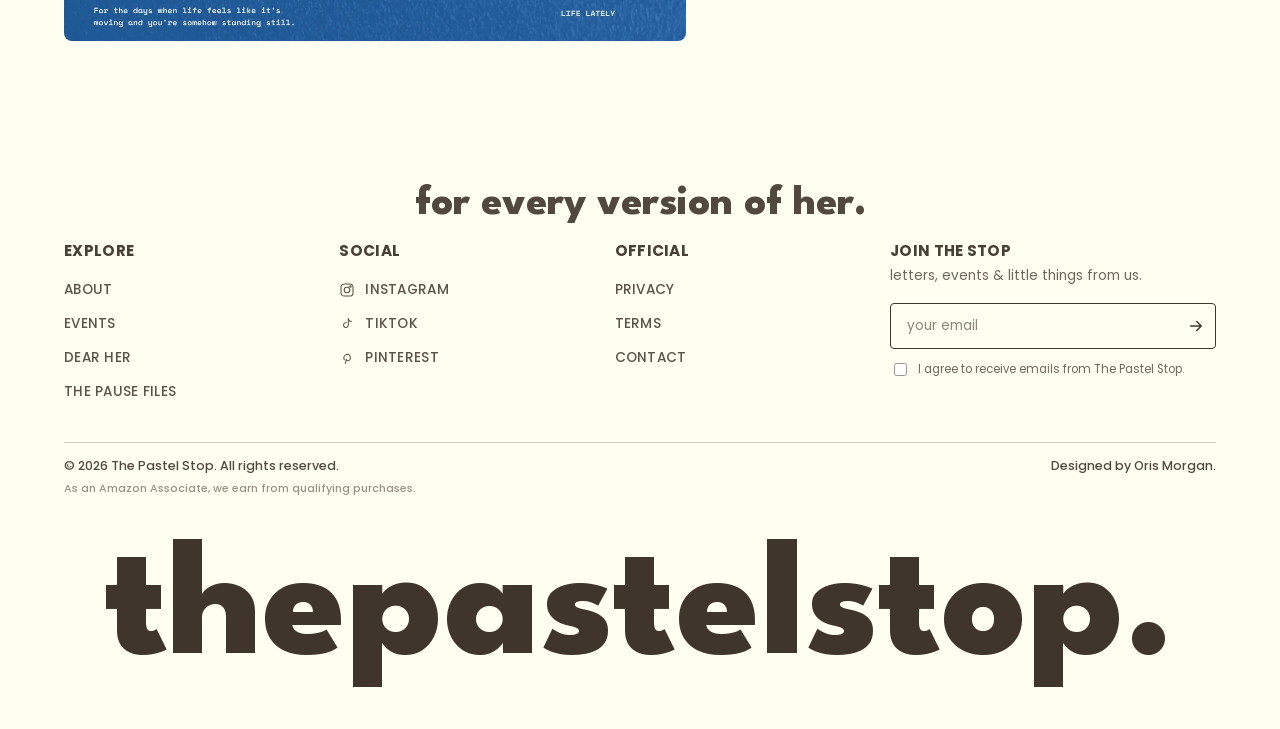
<file: dear-her.html>
<!DOCTYPE html>
<html lang="en">
<head>
<meta charset="UTF-8">
<meta name="viewport" content="width=device-width, initial-scale=1">
<title>Dear Her — thepastelstop.</title>
<meta name="description" content="Dear Her: letters and little reminders for the big thoughts, the little thoughts, and everything in between.">
<link rel="canonical" href="https://thepastelstop.com/dear-her">
<meta property="og:site_name" content="The Pastel Stop">
<meta property="og:type" content="website">
<meta property="og:title" content="Dear Her — thepastelstop.">
<meta property="og:description" content="Dear Her: letters and little reminders for the big thoughts, the little thoughts, and everything in between.">
<meta property="og:url" content="https://thepastelstop.com/dear-her">
<meta property="og:image" content="https://thepastelstop.com/asset/opt/og-share.jpg">
<meta property="og:image:width" content="1200">
<meta property="og:image:height" content="630">
<meta property="og:image:alt" content="Four women together in a wildflower field, with the thepastelstop. wordmark.">
<meta name="twitter:card" content="summary_large_image">
<meta name="twitter:title" content="Dear Her — thepastelstop.">
<meta name="twitter:description" content="Dear Her: letters and little reminders for the big thoughts, the little thoughts, and everything in between.">
<meta name="twitter:image" content="https://thepastelstop.com/asset/opt/og-share.jpg">
<link rel="icon" href="favicon.svg?v=6" type="image/svg+xml">
<link rel="icon" href="favicon-32.png?v=6" type="image/png" sizes="32x32">
<link rel="shortcut icon" href="favicon.ico?v=6">
<link rel="apple-touch-icon" href="apple-touch-icon.png?v=6">
<meta name="theme-color" content="#FFFFF1">
<link rel="preload" href="asset/fonts/league-spartan-normal-500-800.woff2" as="font" type="font/woff2" crossorigin>
<link rel="preload" href="asset/fonts/poppins-normal-400.woff2" as="font" type="font/woff2" crossorigin>
<link rel="stylesheet" href="styles.css?v=271">
</head>
<body class="dear-her-page">
<a class="skip-link" href="#main">Skip to content</a>

<header class="site-header" id="site-header">
  <a class="site-header__logo" href="/" aria-label="The Pastel Stop — Home">
    <svg viewBox="70 60 280 160" xmlns="http://www.w3.org/2000/svg" role="img" aria-hidden="true">
      <path class="logo-mark" d="M 154.082031 80.261719 C 137.296875 86.390625 126.566406 101.261719 118.042969 116.359375 C 105.90625 136.640625 91.355469 165.785156 101.171875 189.675781 C 107.898438 205.210938 128.976562 210.800781 143.648438 203.25 C 153.695312 198.578125 157.492188 187.242188 157.882812 176.875 C 160.550781 148.125 140.765625 137.6875 152.152344 111.480469 C 158.960938 94.53125 171.351562 96.097656 174.890625 113.914062 C 176.984375 125.863281 175.941406 137.984375 175.460938 150.011719 C 174.972656 161.378906 176.304688 173.070312 174.109375 184.316406 C 171.03125 197.53125 160.972656 209.855469 183.019531 210.191406 C 190.65625 209.414062 212.316406 213.445312 211.542969 201.597656 C 211.03125 196.078125 207.070312 190.035156 205.988281 184.234375 C 204.335938 176.566406 204.558594 168.476562 204.40625 160.640625 C 203.816406 137.164062 199.949219 110.039062 227.425781 101.074219 C 241.148438 96.25 255.882812 110.304688 246 122.929688 C 238.898438 132.246094 224.71875 132.8125 218.589844 142.710938 C 213.109375 151.371094 218.90625 162.449219 227.5625 166.402344 C 236.960938 171.171875 247.425781 168.960938 257.660156 168.871094 C 262.894531 168.882812 267.742188 169.640625 271.089844 173.058594 C 274.726562 176.59375 275.542969 183.464844 271.121094 186.640625 C 261.5 192.3125 252.152344 180.539062 242.589844 180.699219 C 234.859375 180.25 230.023438 188.460938 232.476562 195.453125 C 234.171875 201.148438 239.011719 205.476562 244.105469 208.269531 C 266.167969 219.910156 303.488281 213.65625 308.609375 185.84375 C 310.519531 173.441406 303.683594 159.660156 292.269531 154.234375 C 284.859375 150.546875 275.925781 150.359375 267.65625 151.039062 C 257.574219 152.132812 250.488281 149.417969 262.179688 143.445312 C 267.839844 140.726562 273.886719 138.363281 277.917969 133.53125 C 287.128906 122.25 283.394531 104.792969 276.246094 93.210938 C 258.699219 65.570312 230.191406 84.796875 204.164062 83.191406 C 187.597656 81.980469 170.65625 73.707031 154.269531 80.191406 Z"/>
      <path class="logo-mark" d="M 330.492188 202.847656 C 330.492188 207.929688 326.183594 212.054688 320.867188 212.054688 C 315.554688 212.054688 311.242188 207.929688 311.242188 202.847656 C 311.242188 197.761719 315.554688 193.640625 320.867188 193.640625 C 326.183594 193.640625 330.492188 197.761719 330.492188 202.847656"/>
    </svg>
  </a>

  <nav class="site-header__nav" aria-label="Primary">
    <a href="/dear-her" aria-current="page">Dear Her</a>
    <!-- hidden until launch: <a href="#">Things We Love</a> -->
    <a href="/pause-files">The Pause Files</a>
    <a href="/events">Events</a>
    <a href="/about">About</a>
  </nav>

  <a href="#" class="site-header__cta">Join the Stop</a>

  <button class="site-header__menu-toggle" id="menu-toggle" aria-expanded="false" aria-controls="mobile-nav" aria-label="Open menu">
    <svg viewBox="0 0 24 24" fill="none" stroke="currentColor" stroke-width="1.6" stroke-linecap="round"><path d="M3 6h18M3 12h18M3 18h18"/></svg>
  </button>
</header>

<nav class="mobile-nav" id="mobile-nav" aria-label="Mobile">
  <a href="/dear-her">Dear Her</a>
  <!-- hidden until launch: <a href="#">Things We Love</a> -->
  <a href="/pause-files">The Pause Files</a>
  <a href="/events">Events</a>
  <a href="/about">About</a>
  <a href="#" class="is-cta">Join the Stop</a>
</nav>

<main id="main">

  <section class="letter-hero" aria-label="Dear Her">
    <img class="letter-hero__sky" src="asset/opt/blue-sky-dear-her.webp" alt="" aria-hidden="true" fetchpriority="high">
    <div class="letter-hero__oval" aria-hidden="true"></div>

    <div class="letter-hero__stage">
      <div class="envelope-wrap">
      <div class="envelope" id="envelope" role="button" tabindex="0" aria-label="Open the letter">

        <div class="envelope__back-frame">
          <img class="envelope__back-img envelope__back-img--closed" src="asset/opt/lace-closed-env-v4.webp" alt="">
          <img class="envelope__back-img envelope__back-img--open" src="asset/opt/env-open-lace.webp" alt="">
        </div>


        <div class="envelope__letter-clip">
          <div class="envelope__letter">
            <p class="letter__eyebrow">A letter from The Pastel Stop</p>
            <h1 class="letter__title">Dear her,</h1>
            <p class="letter__body">
              We write these letters to you about the things we&rsquo;re all
              thinking but rarely say out loud. The thoughts that stay with us
              long after the conversation ends, the things we&rsquo;re still
              trying to understand, and the moments we thought only happened
              to us.
            </p>
            <p class="letter__body">
              We hope something here makes you feel seen. Maybe you&rsquo;ll
              read a line and think, Wait, I thought it was just me.
            </p>
            <p class="letter__body letter__body--closing">
              Love,<br>The Pastel Stop
            </p>
          </div>
        </div>

        <img class="envelope__pocket" src="asset/opt/no-back-lace.webp" alt="">

        <img class="envelope__seal" src="asset/opt/wax-seal-cutout.webp" alt="">

      </div>

        <div class="envelope__cue" aria-hidden="true">
          <span class="envelope__cue-text">Click to Read</span>
          <svg class="envelope__cue-arrow" viewBox="0 0 50 50" fill="none" xmlns="http://www.w3.org/2000/svg">
            <path d="M10 6c24 4 36 18 24 38" stroke="currentColor" stroke-width="3" stroke-linecap="round" stroke-linejoin="round"/>
            <path d="M22 40l12 4-4-12" stroke="currentColor" stroke-width="3" stroke-linecap="round" stroke-linejoin="round"/>
          </svg>
        </div>
      </div>
    </div>
  </section>

  <section class="letters-intro">

    <div class="letters-intro__row" data-reveal-group data-reveal-stagger="120">
      <h2 class="letters-intro__title js-reveal" data-reveal>for thoughts that got a little loud.</h2>
      <p class="letters-intro__subtitle js-reveal" data-reveal>Letters about life, change, love, the things we never say out loud, and everything that lingers in between.</p>
    </div>

    <!-- Filter toggle + full tag list hidden until there's more than one letter to filter.
         To restore: uncomment the button below and the four extra pills in the list. -->
    <!--
    <button type="button" class="letters-filter-toggle" id="filter-toggle" aria-expanded="false" aria-controls="letters-filters" aria-label="Filter letters by category">
      <svg viewBox="0 0 24 24" fill="none" stroke="currentColor" stroke-width="1.6" stroke-linecap="round"><path d="M4 6h16M7 12h10M10 18h4"/></svg>
      Filter
    </button>
    -->

    <!-- "All Letters" pill hidden until there's more than one letter. To restore: uncomment the block below.
    <div class="letters-filters" id="letters-filters" role="group" aria-label="Filter letters by category">
      <button type="button" class="letters-filter is-active">All Letters</button>
      <button type="button" class="letters-filter">Friendship</button>
      <button type="button" class="letters-filter">Life Lately</button>
      <button type="button" class="letters-filter">Love</button>
      <button type="button" class="letters-filter">Growing Pains</button>
    </div>
    -->

    <div class="letters-featured" data-reveal-group data-reveal-stagger="120">
      <div class="letters-featured__image js-reveal js-reveal--scale" data-reveal>
        <a class="letters-featured__imagelink" href="/we-are-all-gonna-be-okay" tabindex="-1" aria-hidden="true">
          <img id="letters-featured-img" src="asset/opt/image-for-title-page.webp" alt="" loading="lazy" decoding="async">
        </a>
      </div>
      <ol class="letters-featured__list js-reveal" data-reveal>
        <li class="letters-featured__item is-active" data-image="asset/opt/image-for-title-page.webp" style="--item-accent:#2978CC;">
          <span class="letters-featured__num">01</span>
          <div class="letters-featured__body">
            <span class="letters-featured__tag">Life Lately</span>
            <h3 class="letters-featured__title"><a href="/we-are-all-gonna-be-okay">we are all gonna be okay</a></h3>
            <span class="letters-featured__meta">5 min read</span>
            <a class="letters-featured__read" href="/we-are-all-gonna-be-okay">Read the letter &rarr;</a>
          </div>
        </li>
        <!-- Items 02/03 are placeholders for future letters — hidden until those are real.
        <li class="letters-featured__item" data-image="asset/opt/lemon-picnic.webp">
          <span class="letters-featured__num">02</span>
          <div class="letters-featured__body">
            <span class="letters-featured__tag">Friendship</span>
            <h3 class="letters-featured__title">Why does it have to be so hard?</h3>
            <span class="letters-featured__meta">2 min read</span>
          </div>
        </li>
        <li class="letters-featured__item" data-image="asset/opt/girl-with-flower-brown.webp">
          <span class="letters-featured__num">03</span>
          <div class="letters-featured__body">
            <span class="letters-featured__tag">Life Lately</span>
            <h3 class="letters-featured__title">The ones who stayed</h3>
            <span class="letters-featured__meta">2 min read</span>
          </div>
        </li>
        -->
      </ol>
    </div>

  </section>

  <!-- "More letters" archive hidden until there's a real archive to show — placeholder
       cards below are all fake ("We are all gonna die" x3). To restore: uncomment this
       whole section.
  <section class="letters-more">

    <div class="letters-more__header" data-reveal-group data-reveal-stagger="120">
      <h2 class="letters-more__title js-reveal" data-reveal>more letters ...</h2>
      <form class="letters-search js-reveal" data-reveal role="search">
        <label class="visually-hidden" for="letters-search-input">Search letters</label>
        <input type="search" id="letters-search-input" placeholder="Search letters">
        <button type="submit" aria-label="Search">
          <svg viewBox="0 0 24 24" fill="none" stroke="currentColor" stroke-width="1.8"><circle cx="11" cy="11" r="7"/><path d="M21 21l-4.35-4.35" stroke-linecap="round"/></svg>
        </button>
      </form>
    </div>

    <div class="letters-grid" data-reveal-group data-reveal-stagger="90">

      <article class="letters-card js-reveal js-reveal--scale" data-reveal>
        <div class="letters-card__frame">
          <img src="asset/opt/more-letters-image.webp" alt="" loading="lazy" decoding="async">
        </div>
        <div class="letters-card__meta">
          <div class="letters-card__row">
            <span class="letters-card__date">26 September 2026</span>
            <span class="letters-card__tag">Life Lately</span>
          </div>
          <h3 class="letters-card__title">We are all gonna die</h3>
          <p class="letters-card__desc">Letters about life, change, love, the things we never say out loud, and everything that lingers in between.</p>
          <span class="letters-card__read">2 min read</span>
        </div>
      </article>

      <article class="letters-card js-reveal js-reveal--scale" data-reveal>
        <div class="letters-card__frame">
          <img src="asset/opt/more-letters-image.webp" alt="" loading="lazy" decoding="async">
        </div>
        <div class="letters-card__meta">
          <div class="letters-card__row">
            <span class="letters-card__date">26 September 2026</span>
            <span class="letters-card__tag">Life Lately</span>
          </div>
          <h3 class="letters-card__title">We are all gonna die</h3>
          <p class="letters-card__desc">Letters about life, change, love, the things we never say out loud, and everything that lingers in between.</p>
          <span class="letters-card__read">2 min read</span>
        </div>
      </article>

      <article class="letters-card js-reveal js-reveal--scale" data-reveal>
        <div class="letters-card__frame">
          <img src="asset/opt/more-letters-image.webp" alt="" loading="lazy" decoding="async">
        </div>
        <div class="letters-card__meta">
          <div class="letters-card__row">
            <span class="letters-card__date">26 September 2026</span>
            <span class="letters-card__tag">Life Lately</span>
          </div>
          <h3 class="letters-card__title">We are all gonna die</h3>
          <p class="letters-card__desc">Letters about life, change, love, the things we never say out loud, and everything that lingers in between.</p>
          <span class="letters-card__read">2 min read</span>
        </div>
      </article>

    </div>

    <div class="letters-more__footer">
      <a href="#" class="letters-more__link">See more</a>
    </div>

  </section>
  -->

</main>

<footer class="site-footer">

  <div class="site-footer__brand js-reveal">
    <p class="site-footer__tagline">for every version of her.</p>
  </div>

  <div class="site-footer__top" data-reveal-group data-reveal-stagger="100">

    <nav class="site-footer__col js-reveal" aria-label="Explore" data-reveal>
      <h3>Explore</h3>
      <a href="/about">About</a>
      <a href="/events">Events</a>
      <a href="/dear-her" aria-current="page">Dear Her</a>
      <a href="/pause-files">The Pause Files</a>
    </nav>

    <div class="site-footer__col js-reveal" data-reveal>
      <h3>Social</h3>
      <div class="site-footer__socials">
        <a href="https://www.instagram.com/thepastelstop/" class="site-footer__social" aria-label="Instagram" target="_blank" rel="noopener noreferrer">
          <svg viewBox="0 0 24 24" fill="none" stroke="currentColor" stroke-width="1.6"><rect x="3" y="3" width="18" height="18" rx="5"/><circle cx="12" cy="12" r="4.2"/><circle cx="17.2" cy="6.8" r="1"/></svg>
          <span>Instagram</span>
        </a>
        <a href="https://www.tiktok.com/@thepastelstop" class="site-footer__social" aria-label="TikTok" target="_blank" rel="noopener noreferrer">
          <svg viewBox="0 0 24 24" fill="none" stroke="currentColor" stroke-width="1.6" stroke-linecap="round" stroke-linejoin="round"><path d="M14 4v9.6a3.6 3.6 0 1 1-3-3.55"/><path d="M14 4c.3 2.2 2 4 4.5 4.2"/></svg>
          <span>TikTok</span>
        </a>
        <a href="https://www.pinterest.com/thepastelstop/" class="site-footer__social" aria-label="Pinterest" target="_blank" rel="noopener noreferrer">
          <svg viewBox="0 0 24 24" fill="none" stroke="currentColor" stroke-width="1.6" stroke-linecap="round" stroke-linejoin="round"><path d="M9.5 20c.4-1.6 1-4.2 1.5-6.2"/><path d="M8 14.5C6.7 13 6.8 9 9.7 7.3c2.6-1.5 6.4-.6 7.2 2.5.7 2.6-.5 6-3.4 6.4-1.1.1-1.9-.4-2.2-1.2"/></svg>
          <span>Pinterest</span>
        </a>
      </div>
    </div>

    <nav class="site-footer__col js-reveal" aria-label="Official" data-reveal>
      <h3>Official</h3>
      <a href="/privacy">Privacy</a>
      <a href="/terms">Terms</a>
      <a href="/contact">Contact</a>
    </nav>

    <div class="site-footer__newsletter js-reveal" data-reveal>
      <h3>Join the Stop</h3>
      <p>letters, events &amp; little things from us.</p>
      <form class="site-footer__form">
        <label class="visually-hidden" for="footer-email">Email address</label>
        <div class="site-footer__input-wrap">
          <input type="email" id="footer-email" placeholder="your email" required>
          <button type="submit" aria-label="Subscribe">
            <svg viewBox="0 0 24 24" fill="none" stroke="currentColor" stroke-width="2" stroke-linecap="round" stroke-linejoin="round"><path d="M5 12h14M13 6l6 6-6 6"/></svg>
          </button>
        </div>
        <label class="site-footer__checkbox">
          <input type="checkbox" required>
          <span>I agree to receive emails from The Pastel Stop.</span>
        </label>
      </form>
    </div>

  </div>

  <div class="site-footer__divider"></div>

  <div class="site-footer__bottom">
    <p>&copy; 2026 The Pastel Stop. All rights reserved.</p>
    <p>Designed by Oris Morgan.</p>
    <p class="site-footer__disclosure">As an Amazon Associate, we earn from qualifying purchases.</p>
  </div>

  <div class="site-footer__wordmark-wrap">
    <p class="site-footer__wordmark">thepastelstop.</p>
  </div>
</footer>

<script src="script.js?v=30"></script>
</body>
</html>
</file>
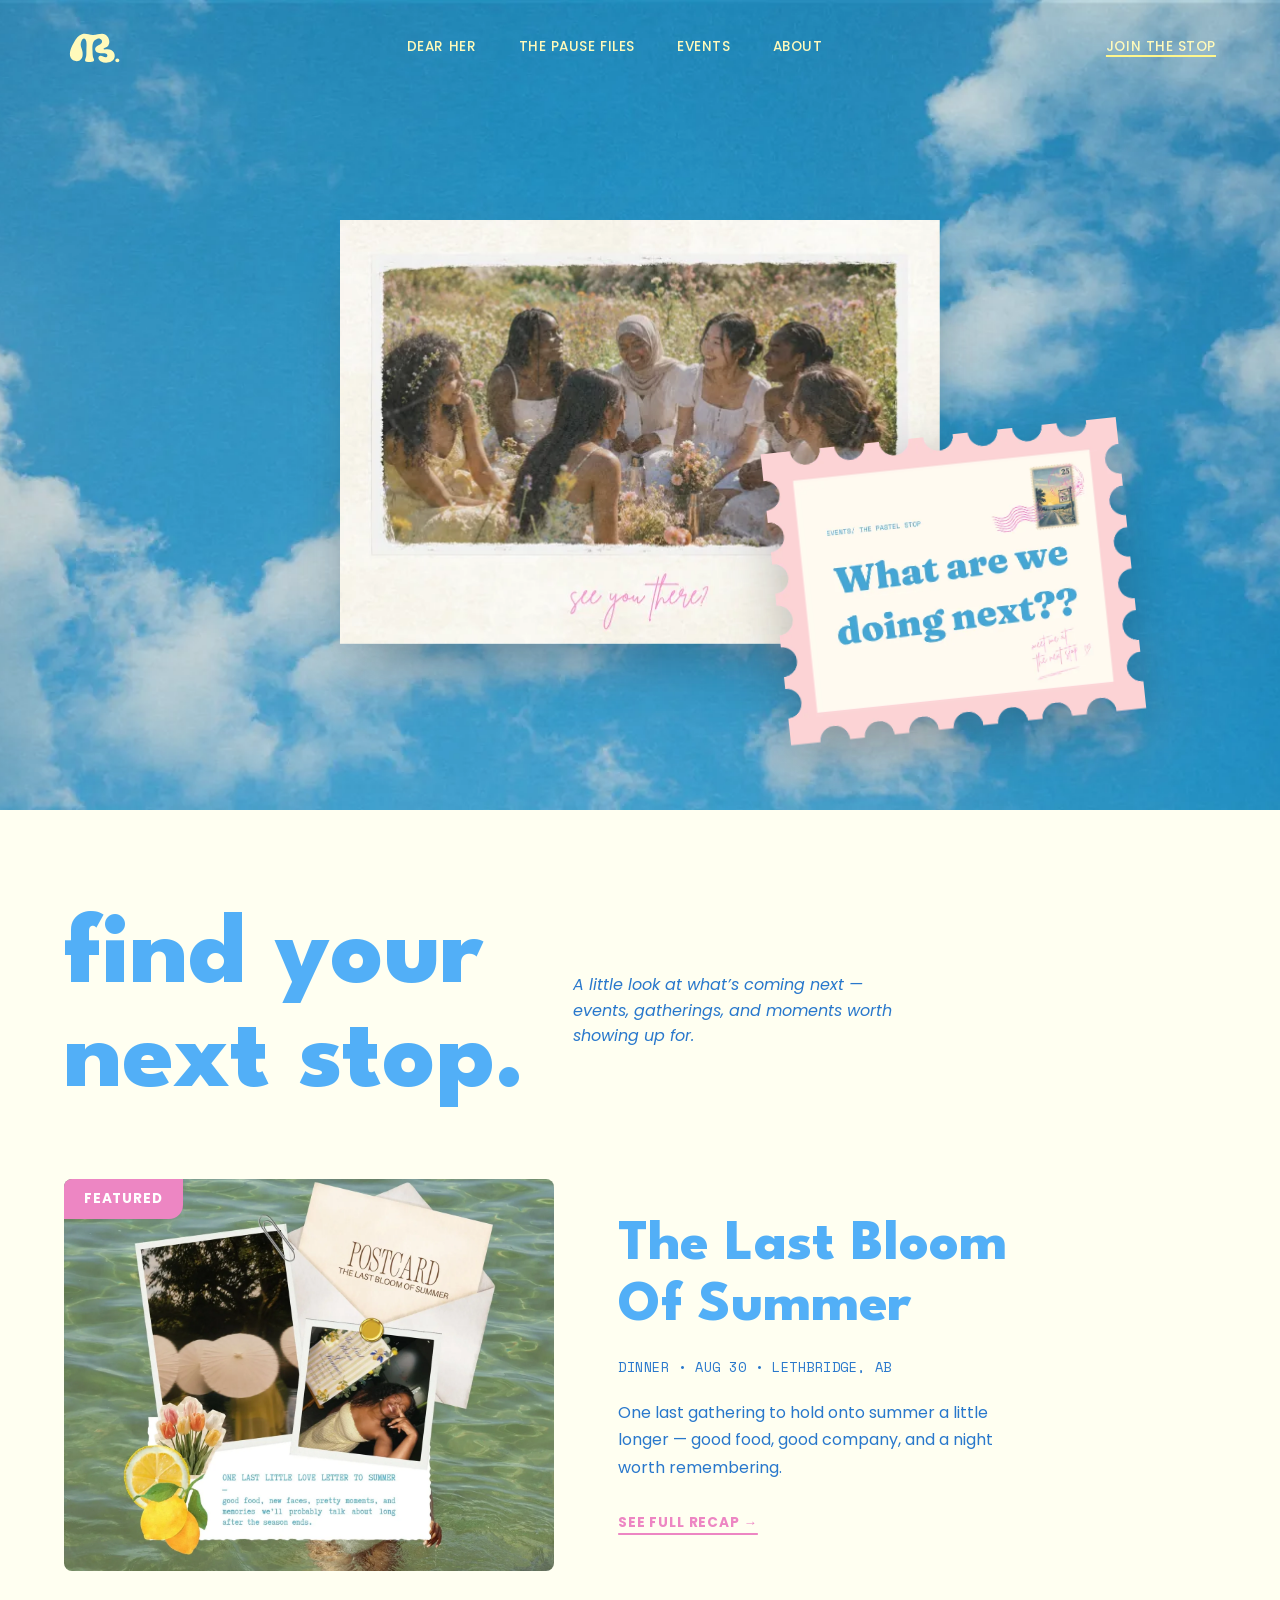
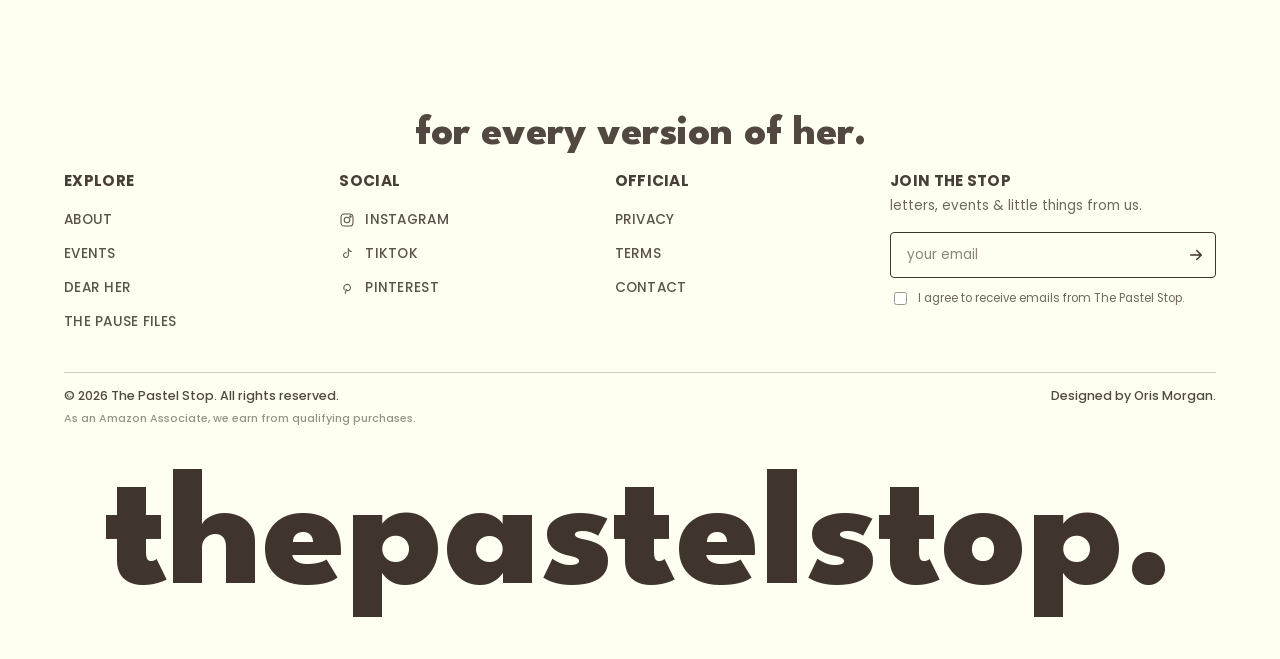
<file: events.html>
<!DOCTYPE html>
<html lang="en">
<head>
<meta charset="UTF-8">
<meta name="viewport" content="width=device-width, initial-scale=1">
<title>Events — thepastelstop.</title>
<meta name="description" content="Events from The Pastel Stop: gatherings and moments worth showing up for, starting with The Last Bloom of Summer in Lethbridge, AB.">
<link rel="canonical" href="https://thepastelstop.com/events">
<meta property="og:site_name" content="The Pastel Stop">
<meta property="og:type" content="website">
<meta property="og:title" content="Events — thepastelstop.">
<meta property="og:description" content="Events from The Pastel Stop: gatherings and moments worth showing up for, starting with The Last Bloom of Summer in Lethbridge, AB.">
<meta property="og:url" content="https://thepastelstop.com/events">
<meta property="og:image" content="https://thepastelstop.com/asset/opt/og-share.jpg">
<meta property="og:image:width" content="1200">
<meta property="og:image:height" content="630">
<meta property="og:image:alt" content="Four women together in a wildflower field, with the thepastelstop. wordmark.">
<meta name="twitter:card" content="summary_large_image">
<meta name="twitter:title" content="Events — thepastelstop.">
<meta name="twitter:description" content="Events from The Pastel Stop: gatherings and moments worth showing up for, starting with The Last Bloom of Summer in Lethbridge, AB.">
<meta name="twitter:image" content="https://thepastelstop.com/asset/opt/og-share.jpg">
<link rel="icon" href="favicon.svg?v=6" type="image/svg+xml">
<link rel="icon" href="favicon-32.png?v=6" type="image/png" sizes="32x32">
<link rel="shortcut icon" href="favicon.ico?v=6">
<link rel="apple-touch-icon" href="apple-touch-icon.png?v=6">
<meta name="theme-color" content="#FFFFF1">
<link rel="preload" href="asset/fonts/league-spartan-normal-500-800.woff2" as="font" type="font/woff2" crossorigin>
<link rel="preload" href="asset/fonts/poppins-normal-400.woff2" as="font" type="font/woff2" crossorigin>
<link rel="stylesheet" href="styles.css?v=271">
</head>
<body class="events-page">
<a class="skip-link" href="#main">Skip to content</a>

<header class="site-header" id="site-header">
  <a class="site-header__logo" href="/" aria-label="The Pastel Stop — Home">
    <svg viewBox="70 60 280 160" xmlns="http://www.w3.org/2000/svg" role="img" aria-hidden="true">
      <path class="logo-mark" d="M 154.082031 80.261719 C 137.296875 86.390625 126.566406 101.261719 118.042969 116.359375 C 105.90625 136.640625 91.355469 165.785156 101.171875 189.675781 C 107.898438 205.210938 128.976562 210.800781 143.648438 203.25 C 153.695312 198.578125 157.492188 187.242188 157.882812 176.875 C 160.550781 148.125 140.765625 137.6875 152.152344 111.480469 C 158.960938 94.53125 171.351562 96.097656 174.890625 113.914062 C 176.984375 125.863281 175.941406 137.984375 175.460938 150.011719 C 174.972656 161.378906 176.304688 173.070312 174.109375 184.316406 C 171.03125 197.53125 160.972656 209.855469 183.019531 210.191406 C 190.65625 209.414062 212.316406 213.445312 211.542969 201.597656 C 211.03125 196.078125 207.070312 190.035156 205.988281 184.234375 C 204.335938 176.566406 204.558594 168.476562 204.40625 160.640625 C 203.816406 137.164062 199.949219 110.039062 227.425781 101.074219 C 241.148438 96.25 255.882812 110.304688 246 122.929688 C 238.898438 132.246094 224.71875 132.8125 218.589844 142.710938 C 213.109375 151.371094 218.90625 162.449219 227.5625 166.402344 C 236.960938 171.171875 247.425781 168.960938 257.660156 168.871094 C 262.894531 168.882812 267.742188 169.640625 271.089844 173.058594 C 274.726562 176.59375 275.542969 183.464844 271.121094 186.640625 C 261.5 192.3125 252.152344 180.539062 242.589844 180.699219 C 234.859375 180.25 230.023438 188.460938 232.476562 195.453125 C 234.171875 201.148438 239.011719 205.476562 244.105469 208.269531 C 266.167969 219.910156 303.488281 213.65625 308.609375 185.84375 C 310.519531 173.441406 303.683594 159.660156 292.269531 154.234375 C 284.859375 150.546875 275.925781 150.359375 267.65625 151.039062 C 257.574219 152.132812 250.488281 149.417969 262.179688 143.445312 C 267.839844 140.726562 273.886719 138.363281 277.917969 133.53125 C 287.128906 122.25 283.394531 104.792969 276.246094 93.210938 C 258.699219 65.570312 230.191406 84.796875 204.164062 83.191406 C 187.597656 81.980469 170.65625 73.707031 154.269531 80.191406 Z"/>
      <path class="logo-mark" d="M 330.492188 202.847656 C 330.492188 207.929688 326.183594 212.054688 320.867188 212.054688 C 315.554688 212.054688 311.242188 207.929688 311.242188 202.847656 C 311.242188 197.761719 315.554688 193.640625 320.867188 193.640625 C 326.183594 193.640625 330.492188 197.761719 330.492188 202.847656"/>
    </svg>
  </a>

  <nav class="site-header__nav" aria-label="Primary">
    <a href="/dear-her">Dear Her</a>
    <!-- hidden until launch: <a href="#">Things We Love</a> -->
    <a href="/pause-files">The Pause Files</a>
    <a href="/events" aria-current="page">Events</a>
    <a href="/about">About</a>
  </nav>

  <a href="#" class="site-header__cta">Join the Stop</a>

  <button class="site-header__menu-toggle" id="menu-toggle" aria-expanded="false" aria-controls="mobile-nav" aria-label="Open menu">
    <svg viewBox="0 0 24 24" fill="none" stroke="currentColor" stroke-width="1.6" stroke-linecap="round"><path d="M3 6h18M3 12h18M3 18h18"/></svg>
  </button>
</header>

<nav class="mobile-nav" id="mobile-nav" aria-label="Mobile">
  <a href="/dear-her">Dear Her</a>
  <!-- hidden until launch: <a href="#">Things We Love</a> -->
  <a href="/pause-files">The Pause Files</a>
  <a href="/events">Events</a>
  <a href="/about">About</a>
  <a href="#" class="is-cta">Join the Stop</a>
</nav>

<main id="main">

  <section class="events-hero">
    <img class="events-hero__bg" src="asset/opt/sky-bkg-events.webp" alt="" aria-hidden="true" fetchpriority="high">
    <div class="events-hero__stage">
      <div class="events-hero__frame">
        <img class="events-hero__photo" src="asset/opt/see-u-there-evnts-card.webp" alt="A group of women laughing together in a sunlit wildflower field, captioned 'see you there?'">
        <picture>
          <source media="(max-width: 640px)" srcset="asset/opt/what-are-we-events-mobile.webp">
          <img class="events-hero__card" src="asset/opt/what-are-we-events.webp" alt="Events / The Pastel Stop — What are we doing next?">
        </picture>
      </div>
    </div>
  </section>

  <section class="events-intro">

    <div class="events-intro__row">
      <h1 class="events-intro__title"><span class="events-intro__title-break">find your</span> next stop.</h1>
      <p class="events-intro__subtitle">A little look at what&rsquo;s coming next &mdash; events, gatherings, and moments worth showing up for.</p>
    </div>

    <!-- Filter pills are hidden until there is more than one event to filter (the pink "Featured" tag now sits on the event image).
         To restore: uncomment this block.
    <div class="events-filters">
      <button type="button" class="events-filter is-active">Featured</button>
      <button type="button" class="events-filter">All Events</button>
      <button type="button" class="events-filter">Upcoming</button>
      <button type="button" class="events-filter">Past</button>
    </div>
    -->

    <div class="events-featured">
      <div class="events-featured__media">
        <div class="events-featured__image">
          <img src="asset/opt/last-bloom-post-card.webp" alt="A postcard collage for The Last Bloom of Summer: white parasols, tulips, lemons, and a photo from the event." loading="lazy" decoding="async">
        </div>
        <span class="events-featured__badge">Featured</span>
      </div>
      <div class="events-featured__body">
        <h3 class="events-featured__title">The Last Bloom<br>Of Summer</h3>
        <p class="events-featured__meta">DINNER &bull; AUG 30 &bull; LETHBRIDGE, AB</p>
        <p class="events-featured__desc">One last gathering to hold onto summer a little longer &mdash; good food, good company, and a night worth remembering.</p>
        <a class="events-featured__link" href="/last-bloom-recap">See full recap &rarr;</a>
      </div>
    </div>

  </section>

</main>

<footer class="site-footer">

  <div class="site-footer__brand js-reveal">
    <p class="site-footer__tagline">for every version of her.</p>
  </div>

  <div class="site-footer__top" data-reveal-group data-reveal-stagger="100">

    <nav class="site-footer__col js-reveal" aria-label="Explore" data-reveal>
      <h3>Explore</h3>
      <a href="/about">About</a>
      <a href="/events" aria-current="page">Events</a>
      <a href="/dear-her">Dear Her</a>
      <a href="/pause-files">The Pause Files</a>
    </nav>

    <div class="site-footer__col js-reveal" data-reveal>
      <h3>Social</h3>
      <div class="site-footer__socials">
        <a href="https://www.instagram.com/thepastelstop/" class="site-footer__social" aria-label="Instagram" target="_blank" rel="noopener noreferrer">
          <svg viewBox="0 0 24 24" fill="none" stroke="currentColor" stroke-width="1.6"><rect x="3" y="3" width="18" height="18" rx="5"/><circle cx="12" cy="12" r="4.2"/><circle cx="17.2" cy="6.8" r="1"/></svg>
          <span>Instagram</span>
        </a>
        <a href="https://www.tiktok.com/@thepastelstop" class="site-footer__social" aria-label="TikTok" target="_blank" rel="noopener noreferrer">
          <svg viewBox="0 0 24 24" fill="none" stroke="currentColor" stroke-width="1.6" stroke-linecap="round" stroke-linejoin="round"><path d="M14 4v9.6a3.6 3.6 0 1 1-3-3.55"/><path d="M14 4c.3 2.2 2 4 4.5 4.2"/></svg>
          <span>TikTok</span>
        </a>
        <a href="https://www.pinterest.com/thepastelstop/" class="site-footer__social" aria-label="Pinterest" target="_blank" rel="noopener noreferrer">
          <svg viewBox="0 0 24 24" fill="none" stroke="currentColor" stroke-width="1.6" stroke-linecap="round" stroke-linejoin="round"><path d="M9.5 20c.4-1.6 1-4.2 1.5-6.2"/><path d="M8 14.5C6.7 13 6.8 9 9.7 7.3c2.6-1.5 6.4-.6 7.2 2.5.7 2.6-.5 6-3.4 6.4-1.1.1-1.9-.4-2.2-1.2"/></svg>
          <span>Pinterest</span>
        </a>
      </div>
    </div>

    <nav class="site-footer__col js-reveal" aria-label="Official" data-reveal>
      <h3>Official</h3>
      <a href="/privacy">Privacy</a>
      <a href="/terms">Terms</a>
      <a href="/contact">Contact</a>
    </nav>

    <div class="site-footer__newsletter js-reveal" data-reveal>
      <h3>Join the Stop</h3>
      <p>letters, events &amp; little things from us.</p>
      <form class="site-footer__form">
        <label class="visually-hidden" for="footer-email">Email address</label>
        <div class="site-footer__input-wrap">
          <input type="email" id="footer-email" placeholder="your email" required>
          <button type="submit" aria-label="Subscribe">
            <svg viewBox="0 0 24 24" fill="none" stroke="currentColor" stroke-width="2" stroke-linecap="round" stroke-linejoin="round"><path d="M5 12h14M13 6l6 6-6 6"/></svg>
          </button>
        </div>
        <label class="site-footer__checkbox">
          <input type="checkbox" required>
          <span>I agree to receive emails from The Pastel Stop.</span>
        </label>
      </form>
    </div>

  </div>

  <div class="site-footer__divider"></div>

  <div class="site-footer__bottom">
    <p>&copy; 2026 The Pastel Stop. All rights reserved.</p>
    <p>Designed by Oris Morgan.</p>
    <p class="site-footer__disclosure">As an Amazon Associate, we earn from qualifying purchases.</p>
  </div>

  <div class="site-footer__wordmark-wrap">
    <p class="site-footer__wordmark">thepastelstop.</p>
  </div>
</footer>

<script src="script.js?v=30"></script>
</body>
</html>
</file>
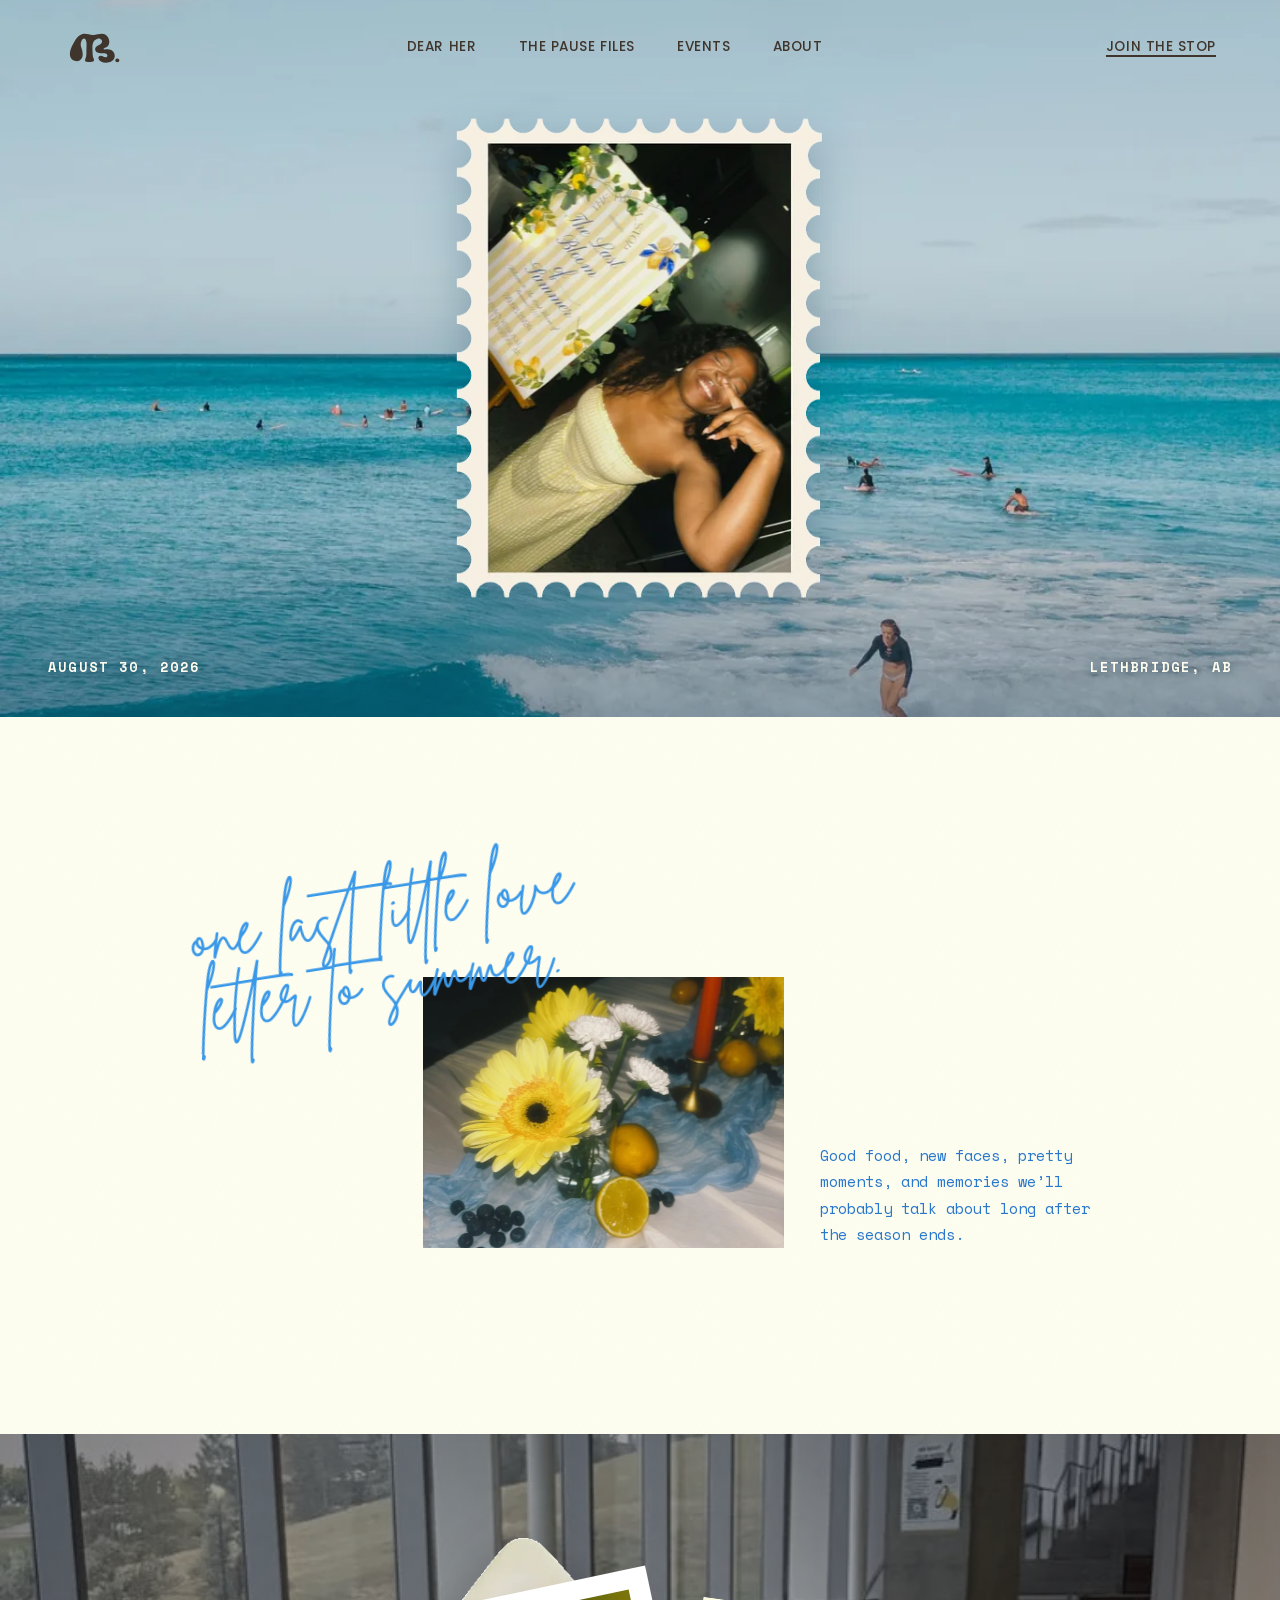
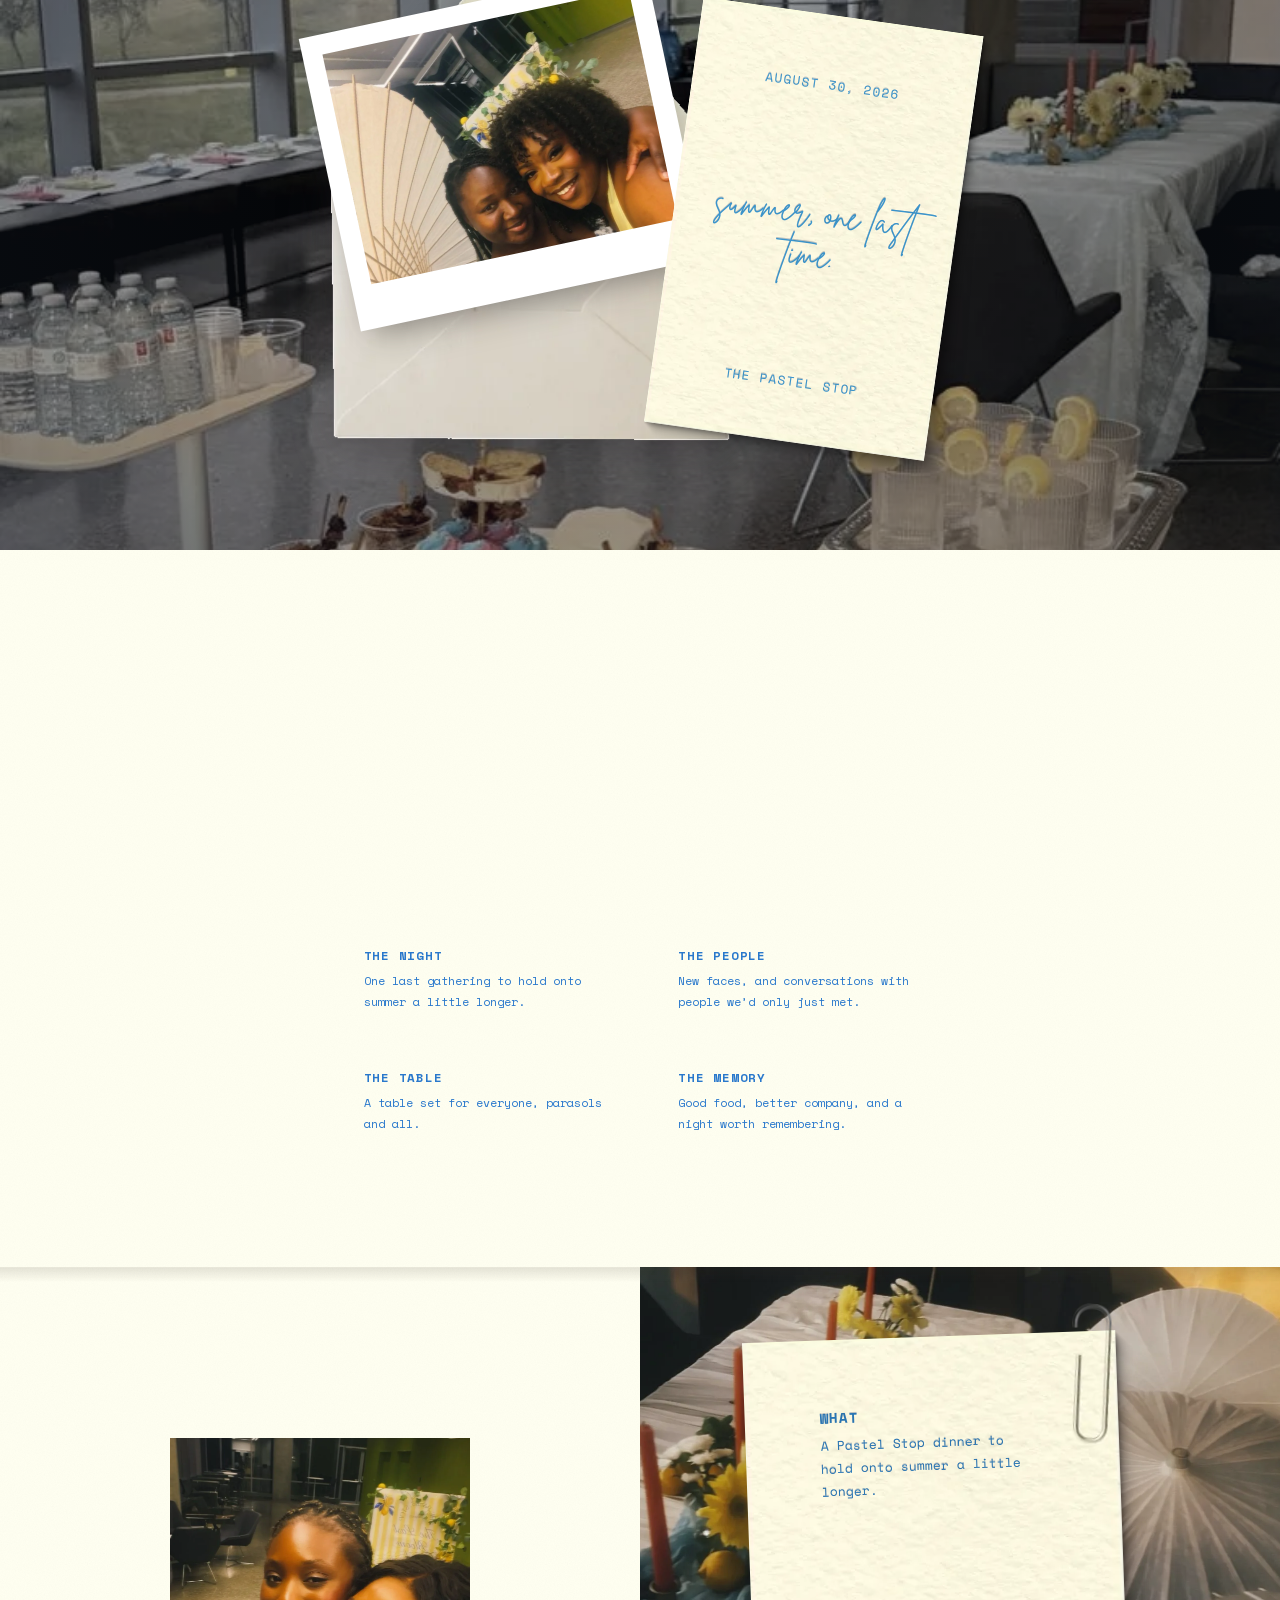
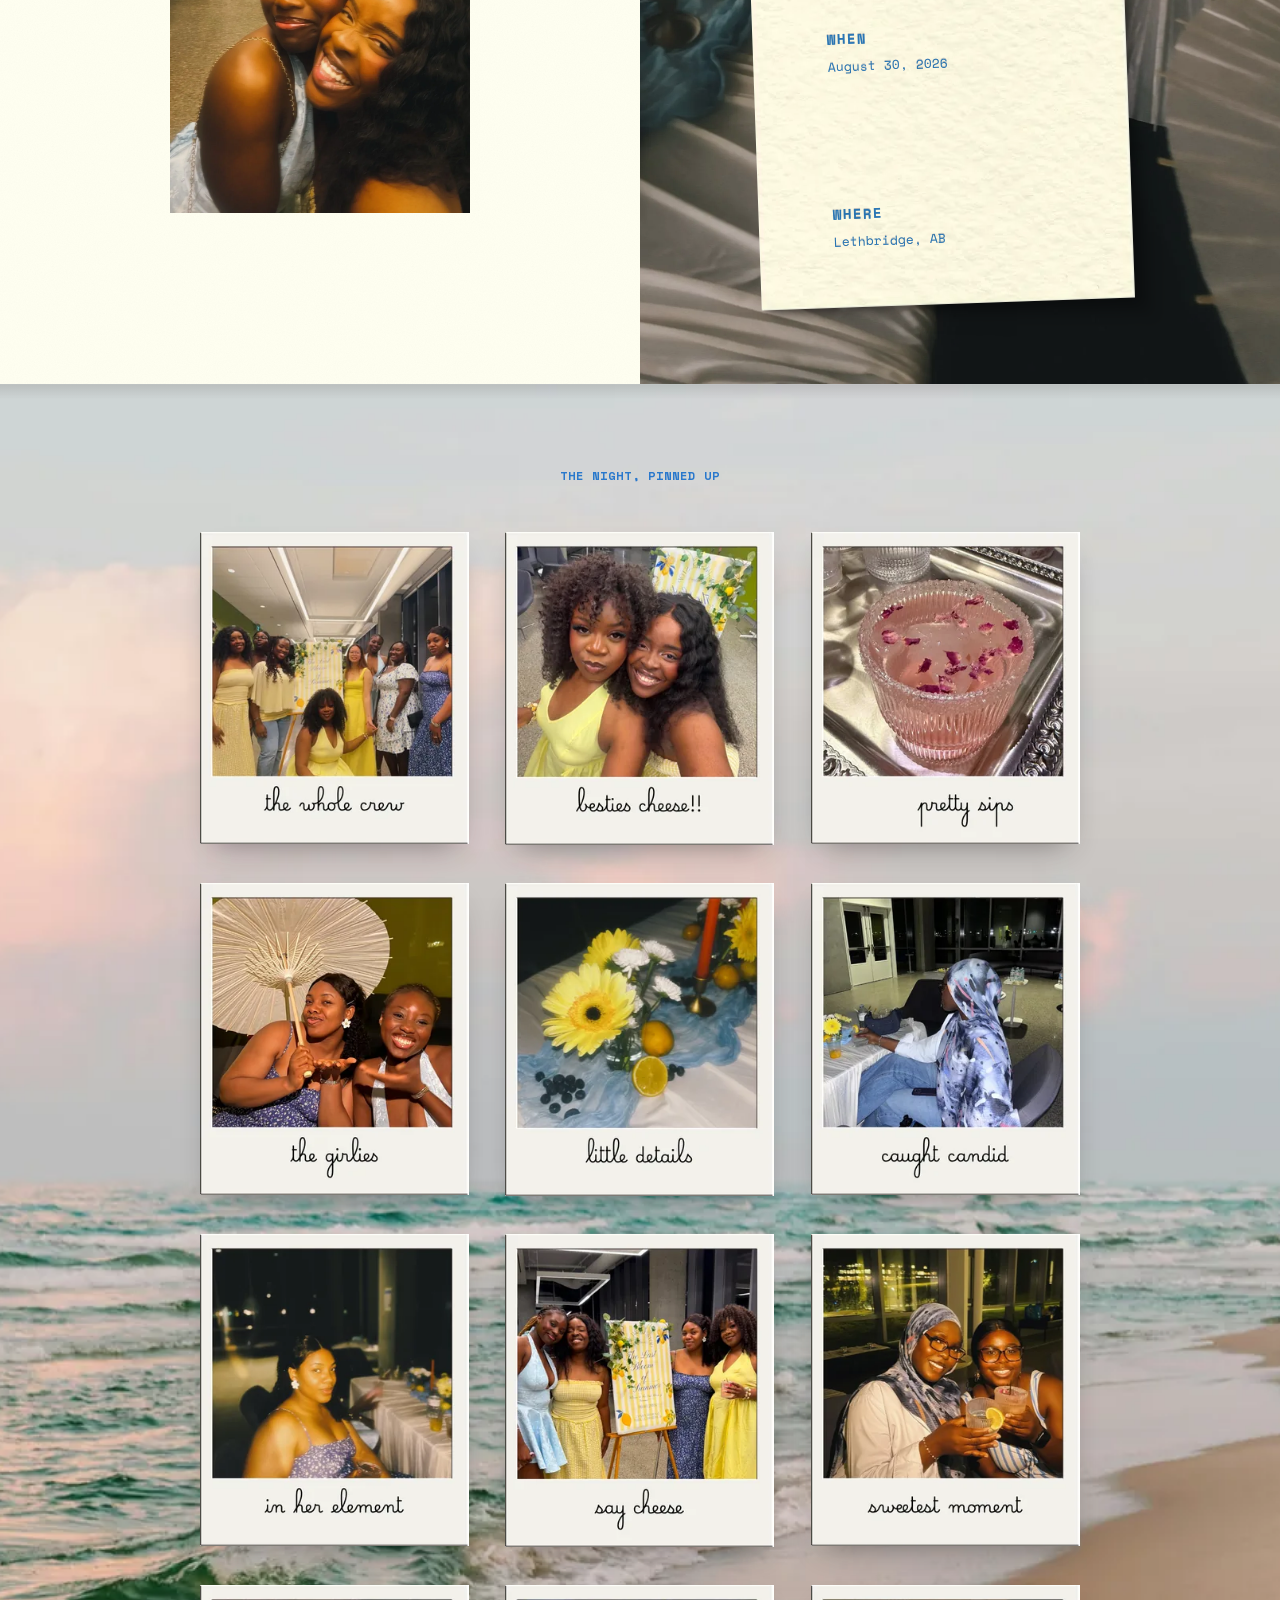
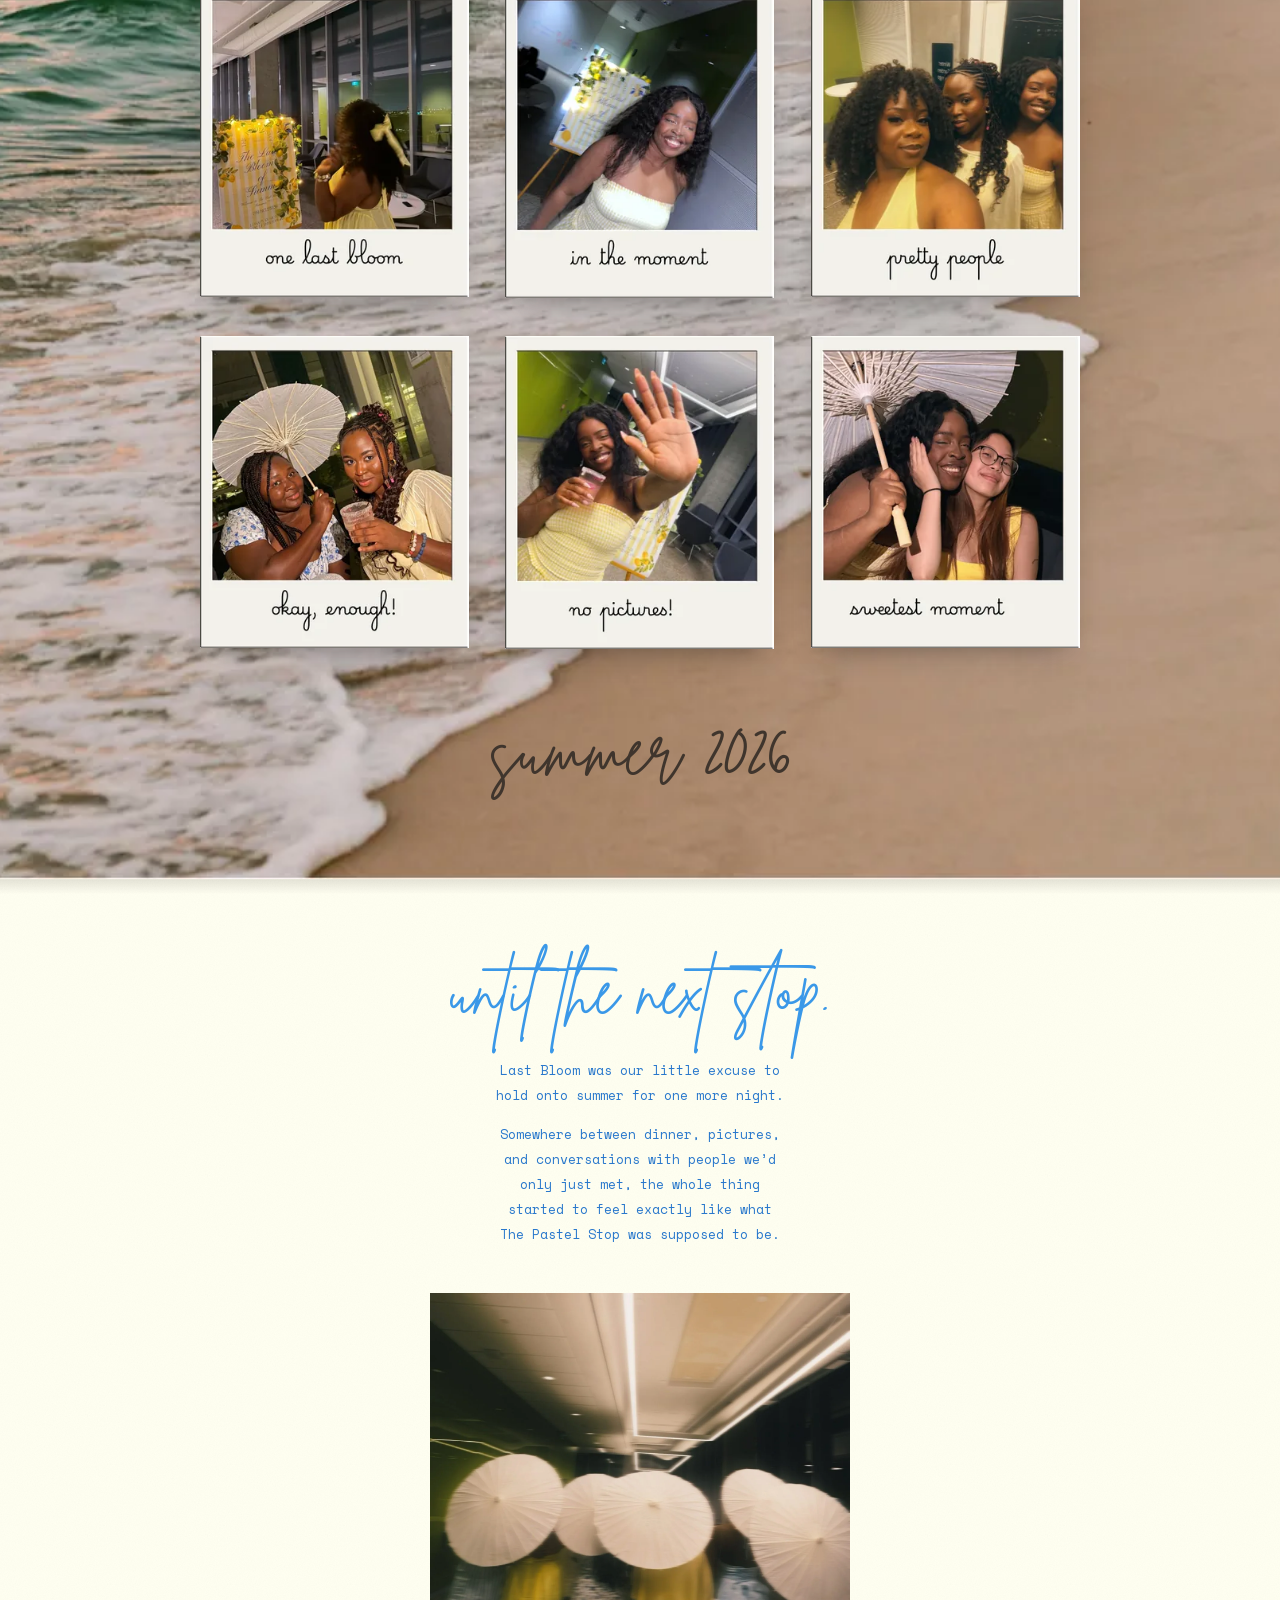
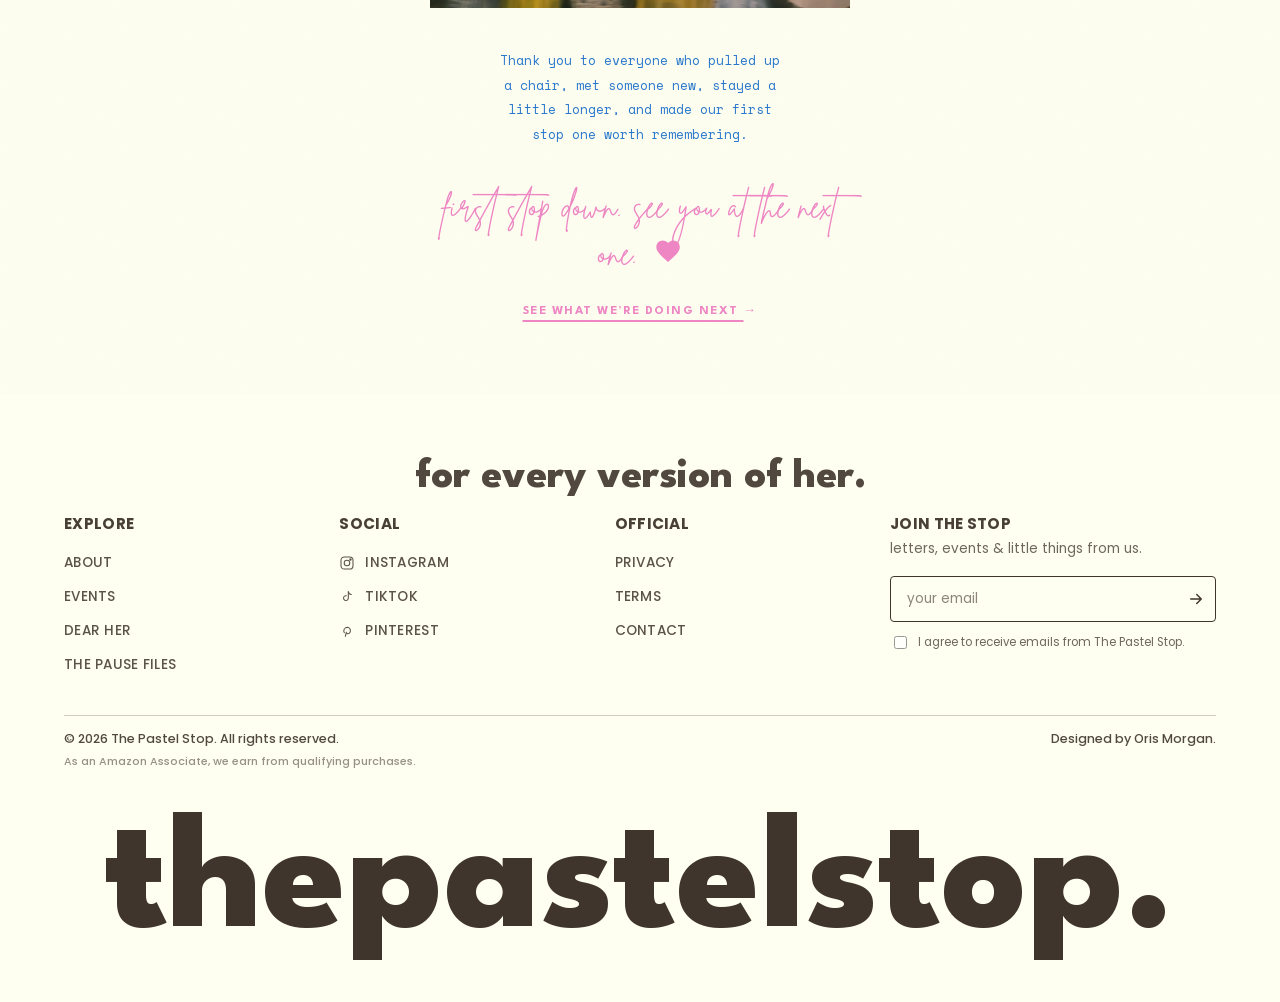
<file: last-bloom-recap.html>
<!DOCTYPE html>
<html lang="en">
<head>
<meta charset="UTF-8">
<meta name="viewport" content="width=device-width, initial-scale=1">
<title>Last Bloom Of Summer — Events — thepastelstop.</title>
<meta name="description" content="A recap of The Last Bloom Of Summer — one last dinner to hold onto summer, Aug 30 in Lethbridge, AB.">
<link rel="canonical" href="https://thepastelstop.com/last-bloom-recap">
<meta property="og:site_name" content="The Pastel Stop">
<meta property="og:type" content="article">
<meta property="og:title" content="Last Bloom Of Summer — Events — thepastelstop.">
<meta property="og:description" content="A recap of The Last Bloom Of Summer — one last dinner to hold onto summer, Aug 30 in Lethbridge, AB.">
<meta property="og:url" content="https://thepastelstop.com/last-bloom-recap">
<meta property="og:image" content="https://thepastelstop.com/asset/opt/og-share.jpg">
<meta property="og:image:width" content="1200">
<meta property="og:image:height" content="630">
<meta property="og:image:alt" content="Four women together in a wildflower field, with the thepastelstop. wordmark.">
<meta name="twitter:card" content="summary_large_image">
<meta name="twitter:title" content="Last Bloom Of Summer — Events — thepastelstop.">
<meta name="twitter:description" content="A recap of The Last Bloom Of Summer — one last dinner to hold onto summer, Aug 30 in Lethbridge, AB.">
<meta name="twitter:image" content="https://thepastelstop.com/asset/opt/og-share.jpg">
<link rel="icon" href="favicon.svg?v=6" type="image/svg+xml">
<link rel="icon" href="favicon-32.png?v=6" type="image/png" sizes="32x32">
<link rel="shortcut icon" href="favicon.ico?v=6">
<link rel="apple-touch-icon" href="apple-touch-icon.png?v=6">
<meta name="theme-color" content="#FFFFF1">
<link rel="preload" href="asset/fonts/league-spartan-normal-500-800.woff2" as="font" type="font/woff2" crossorigin>
<link rel="preload" href="asset/fonts/poppins-normal-400.woff2" as="font" type="font/woff2" crossorigin>
<link rel="stylesheet" href="styles.css?v=271">
</head>
<body class="recap-page">
<a class="skip-link" href="#main">Skip to content</a>

<header class="site-header" id="site-header">
  <a class="site-header__logo" href="/" aria-label="The Pastel Stop — Home">
    <svg viewBox="70 60 280 160" xmlns="http://www.w3.org/2000/svg" role="img" aria-hidden="true">
      <path class="logo-mark" d="M 154.082031 80.261719 C 137.296875 86.390625 126.566406 101.261719 118.042969 116.359375 C 105.90625 136.640625 91.355469 165.785156 101.171875 189.675781 C 107.898438 205.210938 128.976562 210.800781 143.648438 203.25 C 153.695312 198.578125 157.492188 187.242188 157.882812 176.875 C 160.550781 148.125 140.765625 137.6875 152.152344 111.480469 C 158.960938 94.53125 171.351562 96.097656 174.890625 113.914062 C 176.984375 125.863281 175.941406 137.984375 175.460938 150.011719 C 174.972656 161.378906 176.304688 173.070312 174.109375 184.316406 C 171.03125 197.53125 160.972656 209.855469 183.019531 210.191406 C 190.65625 209.414062 212.316406 213.445312 211.542969 201.597656 C 211.03125 196.078125 207.070312 190.035156 205.988281 184.234375 C 204.335938 176.566406 204.558594 168.476562 204.40625 160.640625 C 203.816406 137.164062 199.949219 110.039062 227.425781 101.074219 C 241.148438 96.25 255.882812 110.304688 246 122.929688 C 238.898438 132.246094 224.71875 132.8125 218.589844 142.710938 C 213.109375 151.371094 218.90625 162.449219 227.5625 166.402344 C 236.960938 171.171875 247.425781 168.960938 257.660156 168.871094 C 262.894531 168.882812 267.742188 169.640625 271.089844 173.058594 C 274.726562 176.59375 275.542969 183.464844 271.121094 186.640625 C 261.5 192.3125 252.152344 180.539062 242.589844 180.699219 C 234.859375 180.25 230.023438 188.460938 232.476562 195.453125 C 234.171875 201.148438 239.011719 205.476562 244.105469 208.269531 C 266.167969 219.910156 303.488281 213.65625 308.609375 185.84375 C 310.519531 173.441406 303.683594 159.660156 292.269531 154.234375 C 284.859375 150.546875 275.925781 150.359375 267.65625 151.039062 C 257.574219 152.132812 250.488281 149.417969 262.179688 143.445312 C 267.839844 140.726562 273.886719 138.363281 277.917969 133.53125 C 287.128906 122.25 283.394531 104.792969 276.246094 93.210938 C 258.699219 65.570312 230.191406 84.796875 204.164062 83.191406 C 187.597656 81.980469 170.65625 73.707031 154.269531 80.191406 Z"/>
      <path class="logo-mark" d="M 330.492188 202.847656 C 330.492188 207.929688 326.183594 212.054688 320.867188 212.054688 C 315.554688 212.054688 311.242188 207.929688 311.242188 202.847656 C 311.242188 197.761719 315.554688 193.640625 320.867188 193.640625 C 326.183594 193.640625 330.492188 197.761719 330.492188 202.847656"/>
    </svg>
  </a>

  <nav class="site-header__nav" aria-label="Primary">
    <a href="/dear-her">Dear Her</a>
    <!-- hidden until launch: <a href="#">Things We Love</a> -->
    <a href="/pause-files">The Pause Files</a>
    <a href="/events" aria-current="page">Events</a>
    <a href="/about">About</a>
  </nav>

  <a href="#" class="site-header__cta">Join the Stop</a>

  <button class="site-header__menu-toggle" id="menu-toggle" aria-expanded="false" aria-controls="mobile-nav" aria-label="Open menu">
    <svg viewBox="0 0 24 24" fill="none" stroke="currentColor" stroke-width="1.6" stroke-linecap="round"><path d="M3 6h18M3 12h18M3 18h18"/></svg>
  </button>
</header>

<nav class="mobile-nav" id="mobile-nav" aria-label="Mobile">
  <a href="/dear-her">Dear Her</a>
  <!-- hidden until launch: <a href="#">Things We Love</a> -->
  <a href="/pause-files">The Pause Files</a>
  <a href="/events">Events</a>
  <a href="/about">About</a>
  <a href="#" class="is-cta">Join the Stop</a>
</nav>

<main id="main">

  <!-- 1. Header: ocean + stamp image, date and place in the bottom corners -->
  <section class="rc-hero">
    <img class="rc-hero__img" src="asset/opt/hero-ocean.webp" width="1366" height="1708" alt="" aria-hidden="true" fetchpriority="high">
    <img class="rc-hero__stamp" src="asset/opt/postcard-hero.webp" width="391" height="511" alt="A Last Bloom Of Summer postage stamp floating over a wide turquoise ocean, captioned 'summer, one last time.'">
    <h1 class="visually-hidden">Last Bloom Of Summer &mdash; A Pastel Stop Event</h1>
    <div class="rc-hero__meta">
      <span>August 30, 2026</span>
      <span>Lethbridge, AB</span>
    </div>
  </section>

  <!-- 2. Love letter — heading over a small photo, text beside it -->
  <section class="rc-letter">
    <div class="rc-letter__grid">
      <h2 class="rc-letter__title js-reveal">one last little love letter to summer.</h2>
      <figure class="rc-letter__photo js-reveal js-reveal--scale">
        <img src="asset/opt/last-summer-ls-15.webp" width="1050" height="1400" loading="lazy" alt="A centerpiece of yellow gerbera daisies, lemons and blueberries on a blue table runner.">
      </figure>
      <p class="rc-letter__copy js-reveal">Good food, new faces, pretty moments, and memories we&rsquo;ll probably talk about long after the season ends.</p>
    </div>
  </section>

  <!-- 3. Photo band with envelope, Polaroid and paper card -->
  <section class="rc-cluster">
    <img class="rc-cluster__bg" src="asset/opt/last-summer-venue-bkg.webp" width="787" height="1400" loading="lazy" alt="" aria-hidden="true">
    <div class="rc-cluster__stage js-reveal">
      <img class="rc-cluster__env" src="asset/opt/envelope-cutout.webp" width="422" height="531" loading="lazy" alt="">
      <figure class="rc-cluster__polaroid">
        <img src="asset/opt/last-summer-ls-09.webp" width="1050" height="1400" loading="lazy" alt="Two friends leaning in for a selfie with a white parasol.">
      </figure>
      <div class="rc-cluster__card">
        <span class="rc-cluster__date">August 30, 2026</span>
        <span class="rc-cluster__script">summer, one last time.</span>
        <span class="rc-cluster__sign">The Pastel Stop</span>
      </div>
    </div>
  </section>

  <!-- 4. Script heading over short mono blocks -->
  <section class="rc-list">
    <h2 class="rc-list__title js-reveal">the little things deserved their moment too.</h2>
    <div class="rc-list__grid" data-reveal-group data-reveal-stagger="120">
      <div class="rc-list__item js-reveal" data-reveal><h3>The Night</h3><p>One last gathering to hold onto summer a little longer.</p></div>
      <div class="rc-list__item js-reveal" data-reveal><h3>The People</h3><p>New faces, and conversations with people we&rsquo;d only just met.</p></div>
      <div class="rc-list__item js-reveal" data-reveal><h3>The Table</h3><p>A table set for everyone, parasols and all.</p></div>
      <div class="rc-list__item js-reveal" data-reveal><h3>The Memory</h3><p>Good food, better company, and a night worth remembering.</p></div>
    </div>
  </section>

  <!-- 5. Split: small photo left, large photo right with a clipped paper card -->
  <section class="rc-split">
    <div class="rc-split__left">
      <figure class="rc-split__small js-reveal js-reveal--scale">
        <img src="asset/opt/last-summer-ls-06.webp" width="1050" height="1400" loading="lazy" alt="Two friends hugging and laughing close to the camera.">
      </figure>
    </div>
    <div class="rc-split__right">
      <img class="rc-split__bg" src="asset/opt/last-summer-ls-08.webp" width="1382" height="1400" loading="lazy" alt="White paper parasols resting on a dinner table set with sunflowers and candles.">
      <div class="rc-split__card js-reveal js-reveal--scale">
        <div class="rc-split__item"><h3>What</h3><p>A Pastel Stop dinner to hold onto summer a little longer.</p></div>
        <div class="rc-split__item"><h3>When</h3><p>August 30, 2026</p></div>
        <div class="rc-split__item"><h3>Where</h3><p>Lethbridge, AB</p></div>
      </div>
    </div>
  </section>

  <!-- 7. The night, pinned up — polaroid grid (3 across x 5 down); hover animation comes next -->
  <section class="rc-polas" aria-label="Photos from the night">
    <p class="recap-eyebrow rc-polas__label js-reveal">The night, pinned up</p>
    <div class="rc-polas__grid" data-pola-anim>
      <figure class="rc-polas__item">
        <img src="asset/opt/polaroids-whole-crew.webp" width="338" height="392" loading="lazy" alt="Polaroid: the whole crew">
      </figure>
      <figure class="rc-polas__item">
        <img src="asset/opt/polaroids-besties.webp" width="338" height="392" loading="lazy" alt="Polaroid: besties cheese!!">
      </figure>
      <figure class="rc-polas__item">
        <img src="asset/opt/polaroids-pretty-sips.webp" width="338" height="392" loading="lazy" alt="Polaroid: pretty sips">
      </figure>
      <figure class="rc-polas__item">
        <img src="asset/opt/polaroids-the-girlies.webp" width="338" height="392" loading="lazy" alt="Polaroid: the girlies">
      </figure>
      <figure class="rc-polas__item">
        <img src="asset/opt/polaroids-little-details.webp" width="338" height="392" loading="lazy" alt="Polaroid: little details">
      </figure>
      <figure class="rc-polas__item">
        <img src="asset/opt/polaroids-candid.webp" width="338" height="392" loading="lazy" alt="Polaroid: caught candid">
      </figure>
      <figure class="rc-polas__item">
        <img src="asset/opt/polaroids-in-her-element.webp" width="338" height="392" loading="lazy" alt="Polaroid: in her element">
      </figure>
      <figure class="rc-polas__item">
        <img src="asset/opt/polaroids-say-cheese.webp" width="338" height="392" loading="lazy" alt="Polaroid: say cheese">
      </figure>
      <figure class="rc-polas__item">
        <img src="asset/opt/polaroids-sweetest-moment.webp" width="338" height="392" loading="lazy" alt="Polaroid: sweetest moment">
      </figure>
      <figure class="rc-polas__item">
        <img src="asset/opt/polaroids-one-last-bloom.webp" width="338" height="392" loading="lazy" alt="Polaroid: one last bloom">
      </figure>
      <figure class="rc-polas__item">
        <img src="asset/opt/polaroids-in-the-moment.webp" width="338" height="392" loading="lazy" alt="Polaroid: in the moment">
      </figure>
      <figure class="rc-polas__item">
        <img src="asset/opt/polaroids-pretty-people.webp" width="338" height="392" loading="lazy" alt="Polaroid: pretty people">
      </figure>
      <figure class="rc-polas__item">
        <img src="asset/opt/polaroids-okay-enough.webp" width="338" height="392" loading="lazy" alt="Polaroid: okay, enough!">
      </figure>
      <figure class="rc-polas__item">
        <img src="asset/opt/polaroids-no-pictures.webp" width="338" height="392" loading="lazy" alt="Polaroid: no pictures!">
      </figure>
      <figure class="rc-polas__item">
        <img src="asset/opt/polaroids-sweetest-moment-2.webp" width="338" height="392" loading="lazy" alt="Polaroid: sweetest moment">
      </figure>
    </div>
    <p class="rc-polas__sign js-reveal">summer 2026</p>
  </section>

  <!-- 8. Close — until the next stop -->
  <section class="rc-close">
    <div class="rc-close__col">
      <h2 class="rc-close__title js-reveal">until the next stop.</h2>
      <p class="rc-close__copy js-reveal">Last Bloom was our little excuse to hold onto summer for one more night.</p>
      <p class="rc-close__copy js-reveal">Somewhere between dinner, pictures, and conversations with people we&rsquo;d only just met, the whole thing started to feel exactly like what The Pastel Stop was supposed to be.</p>
      <figure class="rc-close__photo js-reveal js-reveal--scale">
        <img src="asset/opt/last-summer-ls-16.webp" width="1400" height="1050" loading="lazy" alt="Blurred white parasols glowing in a dim hallway.">
      </figure>
      <p class="rc-close__copy js-reveal">Thank you to everyone who pulled up a chair, met someone new, stayed a little longer, and made our first stop one worth remembering.</p>
      <p class="rc-close__hand js-reveal">first stop down. see you at the next one. <svg class="heart" viewBox="0 0 24 24" aria-hidden="true" focusable="false"><path d="M12 21.35l-1.45-1.32C5.4 15.36 2 12.28 2 8.5 2 5.42 4.42 3 7.5 3c1.74 0 3.41.81 4.5 2.09C13.09 3.81 14.76 3 16.5 3 19.58 3 22 5.42 22 8.5c0 3.78-3.4 6.86-8.55 11.54L12 21.35z"/></svg></p>
      <a class="rc-close__cta js-reveal" href="/events">See what we&rsquo;re doing next <span aria-hidden="true">&rarr;</span></a>
    </div>
  </section>

</main>

<footer class="site-footer">

  <div class="site-footer__brand js-reveal">
    <p class="site-footer__tagline">for every version of her.</p>
  </div>

  <div class="site-footer__top" data-reveal-group data-reveal-stagger="100">

    <nav class="site-footer__col js-reveal" aria-label="Explore" data-reveal>
      <h3>Explore</h3>
      <a href="/about">About</a>
      <a href="/events" aria-current="page">Events</a>
      <a href="/dear-her">Dear Her</a>
      <a href="/pause-files">The Pause Files</a>
    </nav>

    <div class="site-footer__col js-reveal" data-reveal>
      <h3>Social</h3>
      <div class="site-footer__socials">
        <a href="https://www.instagram.com/thepastelstop/" class="site-footer__social" aria-label="Instagram" target="_blank" rel="noopener noreferrer">
          <svg viewBox="0 0 24 24" fill="none" stroke="currentColor" stroke-width="1.6"><rect x="3" y="3" width="18" height="18" rx="5"/><circle cx="12" cy="12" r="4.2"/><circle cx="17.2" cy="6.8" r="1"/></svg>
          <span>Instagram</span>
        </a>
        <a href="https://www.tiktok.com/@thepastelstop" class="site-footer__social" aria-label="TikTok" target="_blank" rel="noopener noreferrer">
          <svg viewBox="0 0 24 24" fill="none" stroke="currentColor" stroke-width="1.6" stroke-linecap="round" stroke-linejoin="round"><path d="M14 4v9.6a3.6 3.6 0 1 1-3-3.55"/><path d="M14 4c.3 2.2 2 4 4.5 4.2"/></svg>
          <span>TikTok</span>
        </a>
        <a href="https://www.pinterest.com/thepastelstop/" class="site-footer__social" aria-label="Pinterest" target="_blank" rel="noopener noreferrer">
          <svg viewBox="0 0 24 24" fill="none" stroke="currentColor" stroke-width="1.6" stroke-linecap="round" stroke-linejoin="round"><path d="M9.5 20c.4-1.6 1-4.2 1.5-6.2"/><path d="M8 14.5C6.7 13 6.8 9 9.7 7.3c2.6-1.5 6.4-.6 7.2 2.5.7 2.6-.5 6-3.4 6.4-1.1.1-1.9-.4-2.2-1.2"/></svg>
          <span>Pinterest</span>
        </a>
      </div>
    </div>

    <nav class="site-footer__col js-reveal" aria-label="Official" data-reveal>
      <h3>Official</h3>
      <a href="/privacy">Privacy</a>
      <a href="/terms">Terms</a>
      <a href="/contact">Contact</a>
    </nav>

    <div class="site-footer__newsletter js-reveal" data-reveal>
      <h3>Join the Stop</h3>
      <p>letters, events &amp; little things from us.</p>
      <form class="site-footer__form">
        <label class="visually-hidden" for="footer-email">Email address</label>
        <div class="site-footer__input-wrap">
          <input type="email" id="footer-email" placeholder="your email" required>
          <button type="submit" aria-label="Subscribe">
            <svg viewBox="0 0 24 24" fill="none" stroke="currentColor" stroke-width="2" stroke-linecap="round" stroke-linejoin="round"><path d="M5 12h14M13 6l6 6-6 6"/></svg>
          </button>
        </div>
        <label class="site-footer__checkbox">
          <input type="checkbox" required>
          <span>I agree to receive emails from The Pastel Stop.</span>
        </label>
      </form>
    </div>

  </div>

  <div class="site-footer__divider"></div>

  <div class="site-footer__bottom">
    <p>&copy; 2026 The Pastel Stop. All rights reserved.</p>
    <p>Designed by Oris Morgan.</p>
    <p class="site-footer__disclosure">As an Amazon Associate, we earn from qualifying purchases.</p>
  </div>

  <div class="site-footer__wordmark-wrap">
    <p class="site-footer__wordmark">thepastelstop.</p>
  </div>
</footer>

<script src="script.js?v=30"></script>
</body>
</html>
</file>
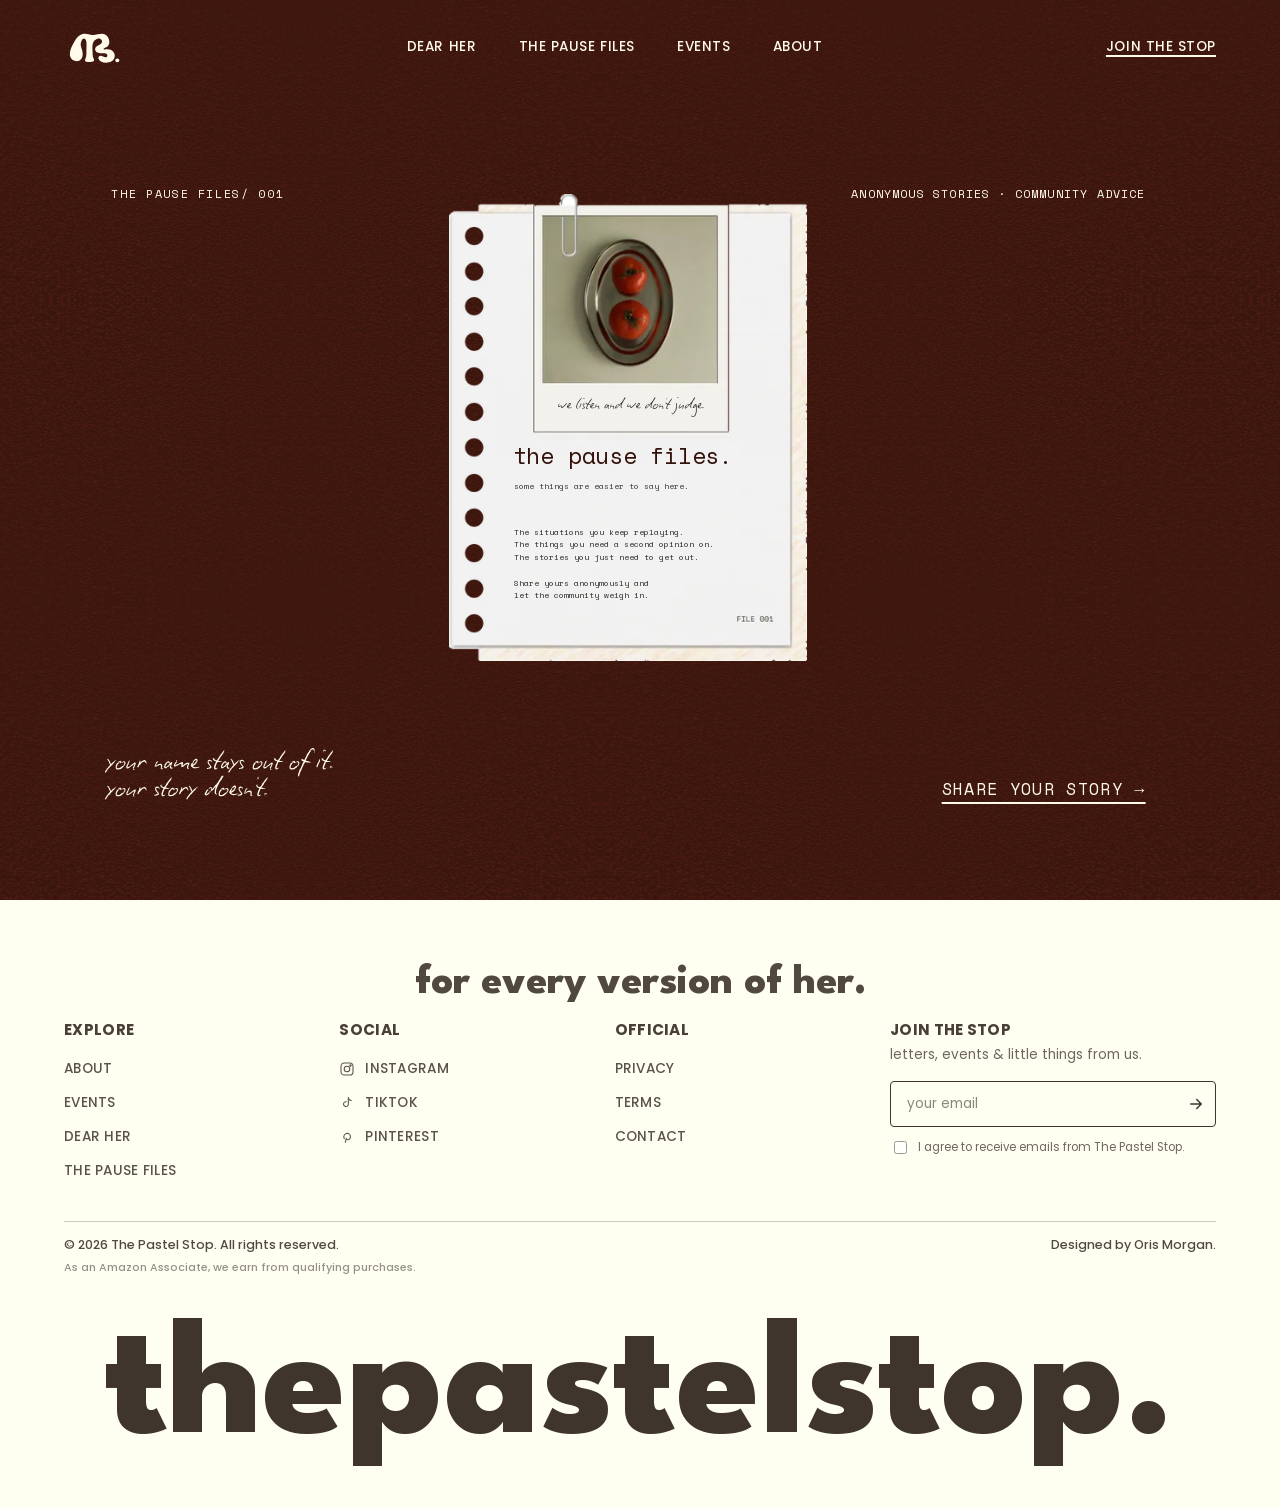
<file: pause-files.html>
<!DOCTYPE html>
<html lang="en">
<head>
<meta charset="UTF-8">
<meta name="viewport" content="width=device-width, initial-scale=1">
<title>The Pause Files — thepastelstop.</title>
<meta name="description" content="The Pause Files: anonymous stories, honest conversations and community advice. Some things are easier to say here.">
<link rel="canonical" href="https://thepastelstop.com/pause-files">
<meta property="og:site_name" content="The Pastel Stop">
<meta property="og:type" content="website">
<meta property="og:title" content="The Pause Files — thepastelstop.">
<meta property="og:description" content="The Pause Files: anonymous stories, honest conversations and community advice. Some things are easier to say here.">
<meta property="og:url" content="https://thepastelstop.com/pause-files">
<meta property="og:image" content="https://thepastelstop.com/asset/opt/og-share.jpg">
<meta property="og:image:width" content="1200">
<meta property="og:image:height" content="630">
<meta property="og:image:alt" content="Four women together in a wildflower field, with the thepastelstop. wordmark.">
<meta name="twitter:card" content="summary_large_image">
<meta name="twitter:title" content="The Pause Files — thepastelstop.">
<meta name="twitter:description" content="The Pause Files: anonymous stories, honest conversations and community advice. Some things are easier to say here.">
<meta name="twitter:image" content="https://thepastelstop.com/asset/opt/og-share.jpg">
<link rel="icon" href="favicon.svg?v=6" type="image/svg+xml">
<link rel="icon" href="favicon-32.png?v=6" type="image/png" sizes="32x32">
<link rel="shortcut icon" href="favicon.ico?v=6">
<link rel="apple-touch-icon" href="apple-touch-icon.png?v=6">
<meta name="theme-color" content="#FFFFF1">
<link rel="preload" href="asset/fonts/league-spartan-normal-500-800.woff2" as="font" type="font/woff2" crossorigin>
<link rel="preload" href="asset/fonts/poppins-normal-400.woff2" as="font" type="font/woff2" crossorigin>
<link rel="stylesheet" href="styles.css?v=271">
</head>
<body class="pause-page">
<a class="skip-link" href="#main">Skip to content</a>

<header class="site-header" id="site-header">
  <a class="site-header__logo" href="/" aria-label="The Pastel Stop — Home">
    <svg viewBox="70 60 280 160" xmlns="http://www.w3.org/2000/svg" role="img" aria-hidden="true">
      <path class="logo-mark" d="M 154.082031 80.261719 C 137.296875 86.390625 126.566406 101.261719 118.042969 116.359375 C 105.90625 136.640625 91.355469 165.785156 101.171875 189.675781 C 107.898438 205.210938 128.976562 210.800781 143.648438 203.25 C 153.695312 198.578125 157.492188 187.242188 157.882812 176.875 C 160.550781 148.125 140.765625 137.6875 152.152344 111.480469 C 158.960938 94.53125 171.351562 96.097656 174.890625 113.914062 C 176.984375 125.863281 175.941406 137.984375 175.460938 150.011719 C 174.972656 161.378906 176.304688 173.070312 174.109375 184.316406 C 171.03125 197.53125 160.972656 209.855469 183.019531 210.191406 C 190.65625 209.414062 212.316406 213.445312 211.542969 201.597656 C 211.03125 196.078125 207.070312 190.035156 205.988281 184.234375 C 204.335938 176.566406 204.558594 168.476562 204.40625 160.640625 C 203.816406 137.164062 199.949219 110.039062 227.425781 101.074219 C 241.148438 96.25 255.882812 110.304688 246 122.929688 C 238.898438 132.246094 224.71875 132.8125 218.589844 142.710938 C 213.109375 151.371094 218.90625 162.449219 227.5625 166.402344 C 236.960938 171.171875 247.425781 168.960938 257.660156 168.871094 C 262.894531 168.882812 267.742188 169.640625 271.089844 173.058594 C 274.726562 176.59375 275.542969 183.464844 271.121094 186.640625 C 261.5 192.3125 252.152344 180.539062 242.589844 180.699219 C 234.859375 180.25 230.023438 188.460938 232.476562 195.453125 C 234.171875 201.148438 239.011719 205.476562 244.105469 208.269531 C 266.167969 219.910156 303.488281 213.65625 308.609375 185.84375 C 310.519531 173.441406 303.683594 159.660156 292.269531 154.234375 C 284.859375 150.546875 275.925781 150.359375 267.65625 151.039062 C 257.574219 152.132812 250.488281 149.417969 262.179688 143.445312 C 267.839844 140.726562 273.886719 138.363281 277.917969 133.53125 C 287.128906 122.25 283.394531 104.792969 276.246094 93.210938 C 258.699219 65.570312 230.191406 84.796875 204.164062 83.191406 C 187.597656 81.980469 170.65625 73.707031 154.269531 80.191406 Z"/>
      <path class="logo-mark" d="M 330.492188 202.847656 C 330.492188 207.929688 326.183594 212.054688 320.867188 212.054688 C 315.554688 212.054688 311.242188 207.929688 311.242188 202.847656 C 311.242188 197.761719 315.554688 193.640625 320.867188 193.640625 C 326.183594 193.640625 330.492188 197.761719 330.492188 202.847656"/>
    </svg>
  </a>

  <nav class="site-header__nav" aria-label="Primary">
    <a href="/dear-her">Dear Her</a>
    <!-- hidden until launch: <a href="#">Things We Love</a> -->
    <a href="/pause-files" aria-current="page">The Pause Files</a>
    <a href="/events">Events</a>
    <a href="/about">About</a>
  </nav>

  <a href="#" class="site-header__cta">Join the Stop</a>

  <button class="site-header__menu-toggle" id="menu-toggle" aria-expanded="false" aria-controls="mobile-nav" aria-label="Open menu">
    <svg viewBox="0 0 24 24" fill="none" stroke="currentColor" stroke-width="1.6" stroke-linecap="round"><path d="M3 6h18M3 12h18M3 18h18"/></svg>
  </button>
</header>

<nav class="mobile-nav" id="mobile-nav" aria-label="Mobile">
  <a href="/dear-her">Dear Her</a>
  <!-- hidden until launch: <a href="#">Things We Love</a> -->
  <a href="/pause-files" aria-current="page">The Pause Files</a>
  <a href="/events">Events</a>
  <a href="/about">About</a>
  <a href="#" class="is-cta">Join the Stop</a>
</nav>

<main id="main">

  <section class="pause-hero" aria-labelledby="pause-title">
    <p class="pause-hero__eyebrow">The Pause Files/ 001</p>

    <div class="pause-file">
      <img class="pause-file__img" src="asset/opt/pause-file.webp" width="413" height="539" alt="A sheet of punched notebook paper with a polaroid of two tomatoes on a metal dish, clipped on with a paperclip." fetchpriority="high">
      <svg class="pause-file__caption" viewBox="-23 -833 10292 1479" role="img" aria-label="we listen and we don&#39;t judge." xmlns="http://www.w3.org/2000/svg"><path fill="currentColor" d="M628 -375Q632 -369 636 -365Q640 -361 642 -357Q643 -353 641 -348Q639 -344 630 -339Q620 -333 615 -326Q610 -320 607 -313Q604 -306 602 -300Q599 -294 593 -289L557 -262Q549 -254 544 -246Q540 -239 535 -230Q533 -227 527 -222Q521 -216 514 -210Q508 -204 501 -199Q494 -194 491 -191Q477 -180 464 -168Q452 -155 439 -142L412 -125Q404 -117 394 -104Q385 -90 375 -84Q371 -81 370 -79Q369 -77 368 -75Q368 -73 367 -71Q366 -69 361 -67L349 -73Q346 -70 348 -68Q349 -67 351 -66Q353 -65 352 -64Q352 -62 345 -59Q339 -57 334 -49Q329 -41 325 -41Q316 -43 307 -34Q298 -26 287 -24Q282 -23 276 -23Q271 -23 266 -23Q258 -24 256 -27Q254 -30 249 -36Q241 -46 234 -55Q226 -64 222 -77Q219 -91 218 -106Q218 -121 217 -135Q215 -158 206 -159Q197 -160 182 -153Q169 -147 158 -138Q146 -129 128 -118Q125 -116 120 -114Q115 -111 110 -108Q105 -105 101 -102Q97 -99 96 -98Q94 -96 88 -94Q82 -91 74 -88Q67 -86 60 -85Q53 -84 50 -85Q43 -87 32 -89Q22 -91 16 -91V-99Q6 -98 8 -112Q9 -125 15 -142Q21 -159 28 -175Q34 -191 36 -196Q31 -196 30 -192Q28 -188 24 -190Q20 -192 22 -196Q24 -200 28 -204Q31 -209 33 -213Q35 -217 32 -220Q29 -222 30 -228Q30 -235 32 -242Q35 -249 38 -256Q40 -263 40 -267Q41 -275 46 -276Q50 -276 49 -285Q48 -291 55 -292Q62 -293 64 -299Q66 -305 66 -306Q66 -307 61 -311Q56 -314 58 -318Q59 -323 63 -327Q67 -331 73 -332Q79 -333 83 -329Q85 -327 82 -326Q78 -325 81 -323Q92 -318 92 -308Q92 -299 91 -289L81 -235Q80 -227 76 -224Q71 -220 67 -215Q63 -211 64 -208Q65 -204 65 -199Q65 -191 62 -182Q58 -173 55 -165Q53 -160 50 -156Q48 -151 47 -147Q46 -143 48 -140Q49 -138 56 -138Q77 -139 102 -150Q126 -161 143 -177Q150 -184 158 -185Q167 -186 178 -190Q186 -192 188 -192Q190 -193 195 -201Q197 -204 204 -205Q211 -206 218 -206Q226 -205 233 -202Q240 -200 243 -197Q257 -182 260 -160Q264 -139 266 -120Q268 -107 270 -98Q272 -88 275 -75Q282 -75 290 -84Q298 -93 304 -96Q312 -101 320 -108Q328 -116 337 -121Q351 -129 360 -144Q370 -158 384 -167Q399 -175 409 -184Q419 -194 430 -208Q445 -226 465 -239Q485 -252 504 -269Q518 -281 531 -299Q544 -317 558 -334Q572 -350 589 -362Q606 -374 628 -375ZM949 -61Q955 -65 958 -55Q961 -45 957 -39Q955 -39 952 -43Q950 -47 947 -45Q945 -43 948 -40Q951 -37 949 -35Q947 -32 944 -36Q940 -41 937 -39Q930 -33 933 -30Q936 -27 929 -25Q924 -24 922 -23Q921 -22 920 -22Q919 -22 918 -22Q916 -22 912 -24Q910 -26 909 -23Q908 -20 905 -21Q902 -22 900 -26Q898 -31 895 -29Q890 -27 886 -22Q883 -17 878 -16Q870 -14 870 -11Q869 -8 862 -9Q854 -10 854 -11Q854 -12 849 -10Q841 -6 833 -4Q825 -3 817 -2Q794 1 766 -8Q738 -17 705 -29Q692 -35 679 -41Q666 -47 656 -59Q646 -72 637 -94Q628 -117 634 -134Q638 -145 644 -157Q650 -169 653 -180Q655 -186 656 -192Q658 -198 661 -203Q666 -210 671 -208Q676 -207 682 -210Q690 -214 692 -220Q695 -227 703 -232Q708 -236 714 -238Q720 -241 721 -247Q721 -250 718 -254Q714 -257 710 -260Q706 -264 704 -268Q702 -272 705 -277Q709 -283 714 -284Q720 -286 727 -288Q735 -291 740 -284Q744 -276 748 -270Q758 -256 752 -250Q747 -243 739 -230Q734 -222 730 -210Q727 -198 719 -191Q713 -186 710 -182Q706 -178 704 -170Q700 -156 703 -153Q706 -150 719 -155Q753 -172 782 -201Q810 -230 828 -266Q830 -269 835 -278Q840 -288 844 -298Q848 -307 850 -315Q852 -323 848 -324Q836 -326 824 -323Q811 -320 804 -310Q800 -305 798 -297Q795 -289 789 -292Q782 -295 776 -294Q769 -293 762 -292Q756 -291 749 -292Q742 -292 733 -298Q730 -300 732 -304Q735 -309 740 -314Q746 -319 752 -323Q758 -327 762 -328L799 -367Q805 -369 810 -373Q816 -377 823 -379Q830 -381 836 -378Q841 -375 847 -377Q857 -380 858 -380Q860 -379 868 -371L892 -349Q895 -346 894 -340Q894 -334 893 -328Q892 -321 892 -316Q891 -310 894 -309Q899 -307 899 -300Q899 -294 896 -286Q894 -277 890 -270Q887 -262 885 -259Q874 -239 860 -220Q846 -201 830 -181Q826 -176 824 -168Q822 -160 816 -160Q811 -160 802 -154Q792 -147 781 -138Q770 -129 760 -120Q749 -111 743 -106Q738 -101 731 -100Q724 -100 718 -97Q710 -93 706 -90Q701 -88 712 -80L738 -61Q752 -52 772 -50Q791 -47 808 -47L839 -46Q848 -46 857 -47Q866 -48 874 -51Q882 -54 898 -56Q914 -59 923 -59Q931 -59 933 -58Q935 -57 941 -51Q944 -48 944 -53Q945 -58 949 -61ZM837 -241Q835 -239 832 -236Q828 -234 830 -231Q834 -226 836 -226Q837 -226 838 -229Q840 -232 842 -236Q843 -240 847 -243Q851 -245 856 -248Q860 -251 864 -255Q872 -264 880 -274Q889 -284 884 -292Q881 -296 877 -294Q873 -291 869 -285Q865 -279 861 -272Q857 -265 855 -261Q853 -259 850 -254Q846 -249 844 -251Q841 -254 839 -247ZM967 -59Q980 -54 984 -52Q987 -50 973 -41Q967 -46 964 -48Q962 -51 967 -59ZM1662 -740Q1668 -732 1666 -726Q1665 -719 1660 -708Q1655 -696 1653 -690Q1652 -685 1639 -678Q1631 -673 1625 -678Q1620 -684 1612 -683Q1604 -681 1603 -686Q1603 -690 1597 -698Q1593 -702 1595 -707Q1597 -712 1602 -717Q1608 -722 1614 -726Q1621 -731 1625 -735Q1635 -744 1644 -746Q1654 -749 1662 -740ZM1600 -662Q1603 -660 1606 -660Q1610 -660 1613 -661Q1616 -662 1618 -662Q1620 -661 1620 -658Q1619 -650 1612 -645Q1605 -640 1601 -634Q1598 -629 1590 -618Q1583 -606 1573 -594Q1564 -581 1553 -568Q1543 -556 1535 -549Q1527 -541 1522 -530Q1518 -520 1513 -509Q1510 -504 1502 -492Q1495 -480 1486 -468Q1478 -455 1469 -444Q1461 -432 1457 -428Q1443 -412 1434 -389Q1426 -366 1414 -349Q1406 -326 1392 -306Q1379 -285 1370 -262Q1359 -236 1353 -209Q1348 -182 1340 -155Q1338 -149 1336 -135Q1334 -121 1332 -106Q1330 -90 1329 -76Q1329 -62 1331 -56Q1337 -40 1351 -32Q1366 -24 1382 -21Q1402 -16 1421 -19Q1427 -20 1429 -16Q1431 -11 1431 -6Q1431 -2 1429 0Q1427 2 1424 -3Q1421 -9 1418 -10Q1416 -10 1414 -8Q1412 -6 1410 -2Q1409 1 1408 3Q1401 8 1392 9Q1383 10 1376 11Q1342 11 1320 -2Q1298 -14 1284 -49Q1280 -59 1283 -66Q1286 -74 1279 -84Q1276 -88 1276 -96Q1276 -104 1276 -113Q1277 -122 1278 -130Q1280 -139 1281 -145Q1285 -176 1294 -207Q1304 -238 1316 -270Q1319 -277 1322 -286Q1326 -294 1334 -298Q1341 -303 1346 -314Q1352 -326 1357 -337Q1360 -343 1359 -348Q1359 -354 1361 -359Q1374 -385 1387 -410Q1401 -434 1416 -454Q1433 -475 1445 -495Q1457 -515 1468 -534Q1479 -554 1491 -573Q1503 -592 1520 -610L1554 -654Q1559 -657 1566 -658Q1573 -659 1572 -664Q1571 -668 1570 -670Q1569 -673 1571 -677Q1573 -681 1574 -680Q1575 -679 1576 -676Q1578 -673 1580 -670Q1583 -668 1588 -670Q1594 -673 1596 -672Q1598 -672 1598 -670Q1598 -669 1598 -666Q1598 -663 1600 -662ZM1636 -328Q1636 -325 1639 -327Q1642 -329 1644 -328Q1646 -327 1643 -318Q1641 -309 1636 -306Q1633 -304 1636 -302Q1640 -299 1638 -296Q1635 -291 1628 -288Q1621 -284 1624 -280Q1626 -278 1629 -281Q1632 -284 1632 -280Q1632 -256 1619 -234Q1606 -213 1595 -193Q1590 -183 1585 -173Q1581 -163 1579 -152Q1576 -141 1571 -133Q1566 -125 1560 -113Q1556 -105 1553 -94Q1551 -84 1547 -74Q1543 -63 1538 -54Q1533 -44 1524 -40Q1517 -37 1511 -47Q1505 -57 1503 -63Q1498 -80 1503 -98Q1508 -116 1516 -131Q1533 -166 1547 -200Q1561 -233 1581 -263Q1589 -274 1592 -284Q1595 -294 1595 -302Q1596 -311 1595 -316Q1595 -322 1596 -325Q1598 -330 1598 -336Q1599 -343 1604 -348Q1610 -356 1615 -355Q1621 -354 1628 -350Q1638 -345 1637 -340Q1636 -336 1636 -328ZM1856 -709Q1864 -704 1863 -700Q1863 -695 1868 -692Q1879 -685 1872 -672Q1869 -667 1866 -668Q1863 -668 1860 -671Q1857 -674 1853 -676Q1850 -679 1846 -678Q1842 -677 1843 -674Q1844 -672 1840 -674Q1837 -676 1836 -680Q1836 -684 1831 -686Q1828 -687 1826 -684Q1824 -682 1822 -684Q1820 -686 1819 -690Q1818 -693 1820 -694Q1823 -695 1825 -692Q1828 -690 1829 -692Q1831 -694 1830 -700Q1830 -705 1827 -707Q1823 -709 1821 -704Q1820 -700 1816 -699Q1814 -699 1812 -702Q1810 -704 1808 -706Q1807 -708 1805 -709Q1804 -710 1802 -707Q1803 -708 1797 -704Q1792 -699 1797 -697Q1800 -696 1804 -697Q1808 -698 1810 -696Q1818 -691 1814 -684Q1811 -678 1806 -676L1790 -672Q1784 -669 1782 -666Q1780 -664 1779 -662Q1778 -659 1777 -656Q1776 -653 1773 -650Q1772 -649 1772 -646Q1773 -644 1773 -642Q1774 -639 1773 -638Q1773 -636 1770 -638Q1766 -640 1765 -643Q1765 -646 1766 -649Q1767 -652 1768 -655Q1769 -658 1769 -661Q1767 -681 1772 -699Q1777 -717 1788 -725Q1805 -736 1822 -726Q1830 -721 1839 -718Q1848 -714 1856 -709ZM1784 -625Q1787 -627 1790 -626Q1793 -625 1793 -621Q1792 -619 1790 -616Q1788 -613 1786 -613Q1782 -614 1780 -618Q1779 -623 1784 -625ZM1798 -619Q1803 -624 1803 -622Q1804 -620 1804 -615Q1804 -611 1800 -612Q1796 -612 1793 -613Q1795 -614 1795 -616Q1796 -617 1798 -619ZM1819 -338Q1839 -333 1860 -326Q1881 -319 1893 -301Q1898 -293 1901 -284Q1904 -274 1906 -265Q1906 -263 1907 -256Q1909 -250 1909 -244Q1909 -237 1907 -234Q1906 -230 1902 -233Q1900 -235 1900 -238Q1901 -242 1899 -245Q1896 -248 1893 -247Q1891 -246 1889 -250Q1886 -258 1882 -265Q1879 -272 1875 -280Q1874 -282 1871 -280Q1869 -277 1867 -282Q1869 -287 1867 -290Q1865 -292 1861 -294Q1856 -296 1855 -294Q1854 -291 1851 -290Q1846 -288 1842 -293Q1839 -298 1835 -296Q1830 -294 1834 -290Q1838 -287 1843 -284Q1847 -282 1848 -280Q1849 -277 1841 -279Q1831 -282 1813 -284Q1795 -286 1785 -276Q1779 -269 1777 -261Q1775 -253 1774 -245Q1774 -242 1775 -235Q1777 -228 1779 -220Q1782 -213 1784 -206Q1787 -200 1789 -199Q1798 -191 1803 -180Q1809 -170 1815 -162Q1820 -154 1827 -145Q1834 -136 1839 -132Q1851 -115 1863 -100Q1876 -85 1883 -62Q1887 -45 1880 -36Q1874 -26 1865 -13Q1860 -8 1855 -4Q1850 1 1842 3Q1836 4 1830 2Q1825 0 1819 3Q1808 8 1797 12Q1786 17 1774 19Q1769 15 1773 12Q1777 10 1779 5Q1780 2 1777 -2Q1774 -5 1774 -2Q1774 3 1768 10Q1762 17 1754 21Q1742 23 1729 23Q1716 23 1708 12Q1703 7 1702 4Q1701 0 1703 -7Q1707 -16 1711 -16Q1716 -15 1725 -16Q1751 -22 1768 -28Q1785 -34 1807 -43Q1809 -44 1814 -45Q1819 -46 1824 -48Q1829 -50 1833 -52Q1837 -54 1837 -57Q1837 -65 1830 -74Q1823 -84 1813 -96Q1803 -108 1792 -122Q1781 -137 1772 -154Q1761 -174 1748 -194Q1736 -213 1732 -236Q1731 -246 1732 -260Q1733 -273 1741 -280Q1746 -284 1743 -291Q1741 -298 1743 -305Q1744 -310 1754 -316Q1765 -323 1777 -328Q1790 -333 1802 -336Q1814 -339 1819 -338ZM1756 -267Q1756 -275 1753 -276Q1750 -277 1744 -275Q1741 -270 1742 -266Q1744 -262 1747 -260Q1750 -257 1753 -258Q1756 -260 1756 -267ZM2394 -696Q2397 -691 2400 -685Q2403 -679 2398 -675Q2396 -673 2396 -678Q2396 -684 2393 -686Q2391 -688 2387 -688Q2384 -688 2382 -688Q2379 -683 2376 -678Q2374 -673 2372 -667Q2371 -663 2373 -662Q2375 -660 2377 -660Q2380 -659 2381 -658Q2383 -658 2382 -655Q2376 -638 2363 -620Q2351 -603 2341 -586Q2332 -569 2318 -552Q2305 -534 2291 -516Q2277 -498 2264 -482Q2252 -465 2246 -452Q2228 -413 2207 -385Q2186 -357 2166 -326Q2163 -322 2155 -313Q2147 -304 2150 -300Q2156 -293 2168 -291Q2182 -287 2196 -286Q2211 -286 2225 -283Q2226 -283 2233 -282Q2240 -281 2248 -280Q2257 -280 2264 -280Q2271 -281 2273 -284Q2275 -286 2281 -280Q2287 -274 2286 -271Q2285 -268 2282 -268Q2280 -267 2282 -265Q2284 -263 2287 -268Q2291 -273 2291 -269Q2290 -257 2286 -260Q2283 -263 2278 -261Q2274 -259 2275 -254Q2276 -250 2271 -255Q2269 -258 2270 -262Q2272 -267 2267 -265Q2260 -263 2264 -257Q2267 -254 2267 -251Q2267 -248 2262 -248Q2257 -247 2251 -248Q2245 -248 2239 -249Q2233 -250 2230 -250Q2211 -248 2196 -246Q2182 -244 2165 -249Q2155 -251 2140 -250Q2126 -249 2116 -243Q2104 -235 2099 -220Q2095 -205 2090 -192Q2076 -157 2061 -122Q2047 -88 2040 -51Q2038 -40 2037 -30Q2036 -20 2035 -9Q2035 1 2041 -0Q2047 -2 2055 -4Q2064 -6 2076 -6Q2089 -5 2100 -8Q2103 -9 2102 -12Q2101 -16 2103 -14Q2107 -12 2103 -8Q2099 -5 2101 -3Q2103 0 2109 -2Q2115 -5 2116 -8Q2118 -14 2114 -14Q2110 -13 2109 -20Q2108 -27 2116 -32Q2124 -37 2128 -29Q2130 -24 2130 -24Q2130 -24 2128 -20Q2126 -17 2123 -16Q2120 -15 2124 -12Q2126 -10 2127 -14Q2129 -18 2129 -16Q2134 -5 2126 -3Q2124 -3 2123 -5Q2122 -7 2120 -6Q2117 -5 2119 -2Q2121 1 2115 0Q2107 -1 2106 4Q2106 9 2101 15Q2098 20 2093 24Q2089 27 2084 29Q2080 31 2076 30Q2072 30 2071 32Q2069 34 2069 36Q2070 37 2068 37L2061 35L2039 41Q2033 41 2028 42Q2023 43 2018 39Q2013 34 2009 34Q2005 35 2000 30Q1990 20 1986 6Q1983 -7 1983 -24Q1983 -53 1991 -83Q1999 -113 2006 -133Q2016 -162 2028 -188Q2041 -215 2056 -242Q2063 -255 2059 -264Q2056 -272 2047 -277Q2038 -282 2026 -286Q2015 -290 2006 -294Q1986 -302 1966 -320Q1946 -339 1940 -362Q1936 -378 1943 -389Q1951 -400 1963 -406Q1975 -411 1990 -411Q2005 -411 2016 -406Q2014 -401 2009 -399Q2004 -397 1999 -393Q1994 -389 1994 -390Q1994 -391 1988 -392Q1983 -392 1977 -391Q1972 -390 1968 -387Q1964 -384 1962 -380Q1961 -376 1965 -372Q1968 -369 1974 -372Q1980 -376 1983 -372Q1986 -369 1985 -368Q1985 -366 1989 -364Q1997 -358 2006 -353Q2015 -348 2024 -343Q2031 -338 2042 -331Q2053 -324 2065 -320Q2077 -316 2088 -318Q2099 -319 2105 -330Q2106 -333 2113 -344Q2120 -355 2129 -367Q2138 -379 2146 -390Q2154 -401 2157 -406Q2169 -426 2177 -446Q2186 -466 2203 -487L2235 -527Q2247 -542 2262 -562Q2277 -582 2292 -604Q2308 -625 2323 -644Q2338 -664 2350 -677L2365 -697Q2371 -702 2380 -702Q2390 -702 2394 -696ZM2300 -269Q2304 -266 2304 -260Q2305 -255 2298 -255Q2294 -265 2300 -269ZM2567 -61Q2573 -65 2576 -55Q2579 -45 2575 -39Q2573 -39 2570 -43Q2568 -47 2565 -45Q2563 -43 2566 -40Q2569 -37 2567 -35Q2565 -32 2561 -36Q2558 -41 2555 -39Q2548 -33 2551 -30Q2554 -27 2547 -25Q2542 -24 2540 -23Q2539 -22 2538 -22Q2537 -22 2535 -22Q2534 -22 2530 -24Q2528 -26 2527 -23Q2526 -20 2523 -21Q2520 -22 2518 -26Q2516 -31 2513 -29Q2508 -27 2504 -22Q2501 -17 2496 -16Q2488 -14 2487 -11Q2487 -8 2480 -9Q2472 -10 2472 -11Q2472 -12 2467 -10Q2459 -6 2451 -4Q2443 -3 2435 -2Q2412 1 2384 -8Q2356 -17 2323 -29Q2310 -35 2297 -41Q2284 -47 2274 -59Q2264 -72 2255 -94Q2246 -117 2252 -134Q2256 -145 2262 -157Q2268 -169 2271 -180Q2273 -186 2274 -192Q2276 -198 2279 -203Q2284 -210 2289 -208Q2294 -207 2300 -210Q2308 -214 2310 -220Q2313 -227 2321 -232Q2326 -236 2332 -238Q2338 -241 2339 -247Q2339 -250 2335 -254Q2332 -257 2328 -260Q2324 -264 2322 -268Q2320 -272 2323 -277Q2327 -283 2332 -284Q2338 -286 2345 -288Q2353 -291 2357 -284Q2362 -276 2366 -270Q2376 -256 2370 -250Q2365 -243 2357 -230Q2352 -222 2348 -210Q2345 -198 2337 -191Q2331 -186 2327 -182Q2324 -178 2322 -170Q2318 -156 2321 -153Q2324 -150 2337 -155Q2371 -172 2399 -201Q2428 -230 2446 -266Q2448 -269 2453 -278Q2458 -288 2462 -298Q2466 -307 2468 -315Q2470 -323 2466 -324Q2454 -326 2441 -323Q2429 -320 2422 -310Q2418 -305 2415 -297Q2413 -289 2407 -292Q2400 -295 2393 -294Q2387 -293 2380 -292Q2374 -291 2367 -292Q2360 -292 2351 -298Q2348 -300 2350 -304Q2353 -309 2358 -314Q2364 -319 2370 -323Q2376 -327 2380 -328L2417 -367Q2423 -369 2428 -373Q2434 -377 2441 -379Q2448 -381 2453 -378Q2459 -375 2465 -377Q2475 -380 2476 -380Q2478 -379 2486 -371L2510 -349Q2513 -346 2512 -340Q2512 -334 2511 -328Q2510 -321 2509 -316Q2509 -310 2512 -309Q2517 -307 2517 -300Q2517 -294 2514 -286Q2512 -277 2508 -270Q2505 -262 2503 -259Q2492 -239 2478 -220Q2464 -201 2448 -181Q2444 -176 2442 -168Q2440 -160 2434 -160Q2429 -160 2419 -154Q2410 -147 2399 -138Q2388 -129 2377 -120Q2367 -111 2361 -106Q2356 -101 2349 -100Q2342 -100 2336 -97Q2328 -93 2323 -90Q2319 -88 2330 -80L2356 -61Q2370 -52 2389 -50Q2409 -47 2426 -47L2457 -46Q2466 -46 2475 -47Q2484 -48 2492 -51Q2500 -54 2516 -56Q2532 -59 2541 -59Q2549 -59 2551 -58Q2553 -57 2559 -51Q2562 -48 2562 -53Q2563 -58 2567 -61ZM2455 -241Q2453 -239 2449 -236Q2446 -234 2448 -231Q2452 -226 2453 -226Q2455 -226 2456 -229Q2458 -232 2459 -236Q2461 -240 2465 -243Q2469 -245 2473 -248Q2478 -251 2482 -255Q2490 -264 2498 -274Q2507 -284 2502 -292Q2499 -296 2495 -294Q2491 -291 2487 -285Q2483 -279 2479 -272Q2475 -265 2473 -261Q2471 -259 2467 -254Q2464 -249 2462 -251Q2459 -254 2457 -247ZM2585 -59Q2598 -54 2601 -52Q2605 -50 2591 -41Q2585 -46 2582 -48Q2580 -51 2585 -59ZM2632 -104Q2634 -99 2631 -86Q2628 -72 2623 -68Q2616 -63 2613 -62Q2611 -62 2613 -54Q2605 -54 2601 -60Q2598 -67 2598 -78Q2598 -90 2601 -106Q2605 -122 2610 -138Q2615 -153 2619 -166Q2624 -178 2627 -184Q2630 -191 2635 -204Q2641 -218 2647 -232Q2653 -245 2659 -254Q2665 -262 2670 -258Q2673 -256 2672 -250Q2672 -244 2678 -250Q2683 -255 2683 -252Q2683 -249 2687 -248Q2693 -246 2694 -248Q2695 -249 2688 -260Q2686 -263 2690 -266Q2694 -268 2692 -270Q2690 -272 2687 -270Q2684 -268 2684 -272Q2684 -281 2695 -285Q2706 -289 2713 -278Q2715 -275 2716 -268Q2717 -261 2717 -254Q2717 -247 2714 -242Q2712 -238 2708 -240Q2704 -242 2706 -244Q2708 -245 2704 -244Q2701 -243 2697 -233Q2693 -223 2689 -212Q2686 -200 2682 -190Q2679 -181 2677 -182Q2671 -184 2671 -188Q2672 -192 2673 -196Q2675 -201 2675 -204Q2676 -206 2671 -205Q2663 -203 2665 -192Q2667 -181 2665 -173Q2661 -156 2655 -138Q2650 -119 2642 -114Q2637 -111 2634 -113Q2631 -115 2629 -108Q2631 -108 2632 -104ZM2651 -181Q2646 -166 2649 -163Q2652 -160 2660 -178Q2663 -186 2658 -188Q2654 -191 2651 -181ZM2636 -138Q2634 -133 2631 -128Q2628 -123 2631 -118Q2632 -116 2635 -119Q2638 -122 2640 -127Q2643 -132 2644 -138Q2646 -143 2644 -146Q2643 -147 2641 -146Q2640 -144 2638 -142Q2637 -140 2636 -138Q2636 -137 2636 -138ZM2625 -86Q2623 -86 2625 -92Q2628 -98 2626 -100L2621 -99Q2620 -98 2619 -94Q2618 -90 2618 -86Q2618 -81 2618 -78Q2618 -74 2620 -74Q2625 -74 2625 -79Q2625 -84 2625 -86ZM2904 -3Q2906 -5 2906 -8Q2907 -11 2910 -9Q2919 -4 2916 4Q2913 12 2903 20Q2894 28 2880 34Q2867 40 2857 41Q2856 35 2857 28Q2859 20 2860 12Q2861 5 2861 0Q2862 -5 2859 -5Q2858 -5 2856 0Q2854 6 2852 13Q2850 20 2848 26Q2847 33 2847 35Q2840 35 2836 26Q2833 18 2833 12Q2835 -11 2836 -34Q2837 -57 2839 -81Q2840 -87 2840 -96Q2840 -105 2838 -113Q2836 -121 2831 -126Q2826 -131 2817 -129Q2803 -127 2791 -128Q2780 -128 2767 -122Q2757 -119 2744 -116Q2732 -113 2720 -110Q2708 -106 2697 -102Q2686 -97 2680 -90Q2676 -86 2667 -78Q2659 -69 2650 -62Q2642 -54 2635 -50Q2629 -47 2631 -52Q2634 -64 2637 -76Q2640 -88 2641 -99Q2641 -106 2643 -108Q2646 -109 2649 -108Q2652 -108 2656 -108Q2660 -108 2663 -112Q2669 -120 2682 -128Q2696 -137 2705 -143Q2733 -160 2762 -169Q2792 -178 2834 -183Q2859 -185 2873 -166Q2883 -152 2886 -135Q2890 -118 2890 -101Q2890 -83 2887 -67Q2885 -60 2886 -48Q2887 -37 2882 -35Q2877 -33 2878 -24Q2880 -15 2880 -10Q2880 -2 2883 1Q2886 4 2889 4Q2893 3 2897 1Q2901 -1 2904 -3ZM2861 -15Q2862 -18 2863 -24Q2864 -29 2864 -34Q2864 -40 2863 -44Q2862 -47 2859 -46Q2851 -42 2854 -32Q2857 -21 2857 -13Q2861 -11 2861 -15ZM2620 -58Q2625 -57 2624 -51Q2624 -45 2619 -47Q2618 -47 2618 -50ZM3608 -20Q3606 -17 3603 -20Q3600 -24 3598 -22Q3595 -20 3595 -18Q3596 -15 3597 -12Q3598 -10 3598 -8Q3598 -6 3594 -5L3577 5Q3568 12 3558 16Q3549 20 3537 16Q3518 10 3505 -6Q3492 -23 3488 -43Q3486 -54 3487 -65Q3488 -76 3487 -87Q3487 -96 3492 -100Q3497 -103 3504 -109Q3513 -117 3523 -126Q3534 -135 3526 -145Q3521 -151 3519 -151Q3518 -151 3518 -148Q3518 -144 3517 -137Q3516 -130 3513 -123Q3512 -121 3510 -123Q3508 -125 3504 -127Q3501 -129 3496 -130Q3492 -132 3487 -129Q3482 -125 3479 -124Q3476 -124 3477 -119Q3477 -115 3472 -109Q3467 -103 3460 -97Q3454 -91 3447 -86Q3440 -80 3437 -78Q3429 -72 3421 -66Q3413 -59 3404 -54Q3395 -50 3392 -54Q3390 -59 3384 -55Q3377 -50 3375 -48Q3374 -46 3368 -47Q3355 -49 3348 -47Q3341 -45 3348 -36Q3350 -34 3351 -36Q3353 -37 3354 -40Q3355 -42 3356 -43Q3357 -44 3359 -41Q3363 -33 3360 -32Q3357 -32 3364 -32Q3369 -32 3373 -34Q3377 -35 3379 -31Q3381 -27 3375 -23Q3370 -19 3361 -15Q3353 -11 3343 -8Q3334 -5 3330 -4Q3321 0 3310 -0Q3300 -1 3291 -4Q3282 -7 3279 -16Q3276 -26 3269 -32Q3265 -35 3263 -42Q3262 -50 3262 -58Q3262 -66 3263 -74Q3264 -82 3265 -86Q3270 -104 3274 -118Q3279 -133 3287 -149L3316 -201Q3325 -214 3340 -229Q3348 -237 3355 -244Q3362 -252 3374 -252Q3381 -256 3382 -264Q3383 -271 3394 -273Q3394 -271 3403 -276Q3413 -281 3415 -281Q3424 -287 3436 -281Q3448 -275 3456 -271Q3463 -267 3470 -262Q3477 -258 3481 -252Q3485 -246 3484 -238Q3484 -230 3477 -220Q3475 -218 3471 -213Q3468 -208 3466 -199Q3464 -191 3459 -187Q3454 -183 3451 -194Q3459 -194 3460 -196Q3462 -199 3461 -206Q3461 -210 3460 -209Q3459 -208 3458 -206Q3457 -203 3455 -200Q3453 -198 3451 -200Q3443 -205 3442 -213Q3442 -221 3438 -229Q3434 -235 3428 -234Q3422 -232 3416 -229Q3411 -226 3406 -223Q3401 -220 3396 -218Q3393 -223 3389 -228Q3385 -232 3380 -228Q3378 -227 3381 -224Q3384 -222 3387 -219Q3391 -216 3393 -214Q3396 -211 3394 -210Q3379 -205 3371 -196Q3363 -188 3357 -177Q3352 -166 3346 -154Q3341 -142 3332 -131Q3324 -122 3321 -110Q3318 -98 3316 -87Q3314 -80 3312 -72Q3310 -64 3311 -58Q3312 -53 3316 -50Q3320 -48 3330 -53Q3335 -55 3339 -56Q3344 -57 3348 -59Q3372 -72 3390 -88Q3409 -105 3426 -123Q3436 -134 3443 -144Q3450 -155 3460 -164Q3471 -174 3478 -179Q3485 -184 3489 -198Q3497 -210 3509 -216Q3521 -223 3532 -233Q3540 -240 3545 -244Q3550 -249 3561 -251Q3565 -252 3568 -249Q3572 -246 3574 -242Q3577 -237 3578 -232Q3580 -227 3581 -223Q3583 -212 3579 -204Q3575 -196 3572 -186Q3566 -169 3560 -157Q3554 -145 3549 -134Q3544 -123 3540 -112Q3536 -100 3534 -85Q3532 -77 3535 -68Q3539 -59 3541 -51Q3544 -41 3550 -32Q3557 -22 3570 -23Q3574 -23 3581 -24Q3589 -26 3595 -26Q3602 -27 3606 -26Q3610 -25 3608 -20ZM3485 -202Q3482 -198 3479 -190Q3477 -182 3475 -186Q3472 -194 3473 -198Q3474 -202 3481 -208Q3485 -206 3484 -206Q3483 -207 3485 -202ZM3400 -45Q3407 -52 3407 -50Q3407 -49 3406 -41Q3405 -35 3403 -36Q3402 -38 3400 -45ZM3682 -104Q3684 -99 3681 -86Q3678 -72 3673 -68Q3666 -63 3663 -62Q3661 -62 3663 -54Q3655 -54 3651 -60Q3648 -67 3648 -78Q3648 -90 3651 -106Q3655 -122 3660 -138Q3665 -153 3669 -166Q3674 -178 3677 -184Q3680 -191 3685 -204Q3691 -218 3697 -232Q3703 -245 3709 -254Q3715 -262 3720 -258Q3723 -256 3722 -250Q3722 -244 3728 -250Q3733 -255 3733 -252Q3733 -249 3737 -248Q3743 -246 3744 -248Q3745 -249 3738 -260Q3736 -263 3740 -266Q3744 -268 3742 -270Q3740 -272 3737 -270Q3734 -268 3734 -272Q3734 -281 3745 -285Q3756 -289 3763 -278Q3765 -275 3766 -268Q3767 -261 3767 -254Q3767 -247 3764 -242Q3762 -238 3758 -240Q3754 -242 3756 -244Q3758 -245 3754 -244Q3751 -243 3747 -233Q3743 -223 3739 -212Q3736 -200 3732 -190Q3729 -181 3727 -182Q3721 -184 3721 -188Q3722 -192 3723 -196Q3725 -201 3725 -204Q3726 -206 3721 -205Q3713 -203 3715 -192Q3717 -181 3715 -173Q3711 -156 3705 -138Q3700 -119 3692 -114Q3687 -111 3684 -113Q3681 -115 3679 -108Q3681 -108 3682 -104ZM3701 -181Q3696 -166 3699 -163Q3702 -160 3710 -178Q3713 -186 3708 -188Q3704 -191 3701 -181ZM3686 -138Q3684 -133 3681 -128Q3678 -123 3681 -118Q3682 -116 3685 -119Q3688 -122 3690 -127Q3693 -132 3694 -138Q3696 -143 3694 -146Q3693 -147 3691 -146Q3690 -144 3688 -142Q3687 -140 3686 -138Q3686 -137 3686 -138ZM3675 -86Q3673 -86 3675 -92Q3678 -98 3676 -100L3671 -99Q3670 -98 3669 -94Q3668 -90 3668 -86Q3668 -81 3668 -78Q3668 -74 3670 -74Q3675 -74 3675 -79Q3675 -84 3675 -86ZM3954 -3Q3956 -5 3956 -8Q3957 -11 3960 -9Q3969 -4 3966 4Q3963 12 3953 20Q3944 28 3930 34Q3917 40 3907 41Q3906 35 3907 28Q3909 20 3910 12Q3911 5 3911 0Q3912 -5 3909 -5Q3908 -5 3906 0Q3904 6 3902 13Q3900 20 3898 26Q3897 33 3897 35Q3890 35 3886 26Q3883 18 3883 12Q3885 -11 3886 -34Q3887 -57 3889 -81Q3890 -87 3890 -96Q3890 -105 3888 -113Q3886 -121 3881 -126Q3876 -131 3867 -129Q3853 -127 3841 -128Q3830 -128 3817 -122Q3807 -119 3794 -116Q3782 -113 3770 -110Q3758 -106 3747 -102Q3736 -97 3730 -90Q3726 -86 3717 -78Q3709 -69 3700 -62Q3692 -54 3685 -50Q3679 -47 3681 -52Q3684 -64 3687 -76Q3690 -88 3691 -99Q3691 -106 3693 -108Q3696 -109 3699 -108Q3702 -108 3706 -108Q3710 -108 3713 -112Q3719 -120 3732 -128Q3746 -137 3755 -143Q3783 -160 3812 -169Q3842 -178 3884 -183Q3909 -185 3923 -166Q3933 -152 3936 -135Q3940 -118 3940 -101Q3940 -83 3937 -67Q3935 -60 3936 -48Q3937 -37 3932 -35Q3927 -33 3928 -24Q3930 -15 3930 -10Q3930 -2 3933 1Q3936 4 3939 4Q3943 3 3947 1Q3951 -1 3954 -3ZM3911 -15Q3912 -18 3913 -24Q3914 -29 3914 -34Q3914 -40 3913 -44Q3912 -47 3909 -46Q3901 -42 3904 -32Q3907 -21 3907 -13Q3911 -11 3911 -15ZM3670 -58Q3675 -57 3674 -51Q3674 -45 3669 -47Q3668 -47 3668 -50ZM4740 -740Q4738 -734 4732 -726Q4726 -717 4723 -712Q4718 -703 4710 -694Q4702 -685 4698 -675Q4693 -660 4687 -648Q4682 -636 4673 -624Q4665 -612 4654 -598Q4644 -584 4629 -563Q4616 -544 4604 -523Q4593 -502 4582 -485Q4577 -477 4571 -465Q4565 -453 4558 -440Q4552 -427 4544 -416Q4537 -405 4528 -400Q4525 -398 4526 -395Q4528 -392 4527 -387Q4523 -361 4509 -335Q4495 -309 4483 -285Q4468 -254 4459 -212Q4451 -170 4451 -137Q4451 -121 4448 -104Q4445 -86 4455 -72Q4459 -67 4465 -62Q4471 -58 4476 -53Q4482 -48 4484 -43Q4487 -38 4484 -32Q4479 -24 4469 -24Q4460 -24 4452 -29Q4445 -34 4439 -37Q4433 -40 4425 -42Q4415 -49 4409 -64Q4403 -79 4400 -89Q4395 -111 4395 -130Q4395 -162 4403 -194Q4412 -227 4421 -257Q4422 -261 4425 -272Q4429 -282 4432 -293Q4435 -304 4435 -313Q4436 -322 4432 -322Q4428 -315 4420 -310Q4413 -304 4406 -299Q4399 -294 4394 -288Q4389 -282 4390 -274Q4390 -271 4380 -260Q4370 -248 4358 -235Q4344 -220 4327 -201Q4321 -195 4313 -192Q4305 -190 4300 -182Q4298 -179 4290 -171Q4282 -163 4272 -163Q4269 -163 4271 -168Q4273 -172 4274 -176Q4276 -180 4274 -180Q4273 -179 4262 -169Q4258 -166 4263 -160Q4269 -155 4268 -151Q4267 -145 4260 -140Q4254 -136 4249 -144Q4241 -156 4235 -154Q4230 -152 4238 -141Q4245 -133 4247 -132Q4249 -131 4242 -125Q4235 -120 4229 -118Q4223 -116 4218 -110Q4213 -121 4205 -120Q4198 -118 4209 -104Q4213 -99 4207 -102Q4202 -104 4197 -100Q4195 -98 4191 -98Q4187 -97 4189 -93Q4196 -83 4188 -70Q4181 -57 4168 -45Q4155 -33 4141 -24Q4128 -16 4124 -15Q4115 -13 4105 -8Q4096 -3 4087 2Q4078 7 4068 10Q4059 14 4049 12Q4046 12 4041 10Q4036 7 4031 4Q4026 0 4022 -4Q4018 -9 4018 -13Q4018 -20 4012 -26Q4006 -32 4006 -35Q4006 -44 4009 -56Q4013 -69 4018 -82Q4024 -96 4030 -109Q4036 -122 4042 -131Q4051 -147 4061 -165Q4072 -183 4083 -199Q4094 -215 4107 -226Q4120 -238 4135 -240Q4136 -240 4133 -236Q4131 -233 4127 -228Q4124 -222 4121 -218Q4118 -213 4120 -212Q4124 -208 4128 -210Q4132 -213 4135 -218Q4139 -222 4141 -227Q4143 -232 4145 -232Q4145 -227 4148 -222Q4151 -217 4153 -212Q4156 -207 4155 -202Q4155 -197 4149 -192Q4138 -184 4123 -176Q4109 -167 4108 -153Q4107 -144 4098 -128Q4090 -113 4087 -105Q4083 -97 4077 -88Q4072 -80 4067 -72Q4063 -63 4062 -55Q4061 -47 4066 -40Q4068 -37 4073 -39Q4078 -41 4084 -46Q4090 -50 4095 -54Q4101 -59 4104 -61Q4112 -65 4119 -67Q4127 -69 4135 -74Q4143 -79 4146 -82Q4149 -84 4157 -82Q4160 -81 4165 -77Q4170 -73 4176 -79Q4179 -82 4176 -88Q4173 -95 4171 -98Q4166 -105 4167 -100Q4168 -96 4165 -92Q4161 -87 4158 -89Q4156 -91 4155 -96Q4154 -101 4154 -106Q4155 -112 4157 -114Q4162 -116 4166 -120Q4170 -124 4175 -126Q4179 -127 4177 -119Q4175 -111 4177 -108Q4180 -105 4182 -106Q4184 -107 4185 -110Q4187 -114 4188 -118Q4190 -123 4192 -127Q4196 -135 4199 -140Q4203 -144 4211 -149Q4220 -156 4227 -162Q4234 -167 4239 -177Q4242 -183 4249 -187Q4256 -191 4262 -194Q4268 -198 4270 -202Q4273 -206 4268 -213Q4264 -218 4261 -220Q4258 -222 4256 -228Q4255 -232 4252 -236Q4250 -240 4252 -244Q4253 -246 4263 -246Q4274 -245 4276 -247Q4278 -250 4277 -256Q4277 -262 4274 -263Q4269 -264 4263 -263Q4257 -262 4254 -268Q4252 -272 4246 -275Q4241 -278 4235 -279Q4229 -280 4225 -278Q4221 -277 4222 -272Q4220 -270 4217 -272Q4214 -275 4210 -278Q4207 -280 4202 -281Q4197 -282 4192 -278Q4189 -276 4191 -274Q4194 -271 4198 -269Q4202 -267 4206 -265Q4210 -263 4209 -262L4198 -245Q4196 -240 4194 -241Q4192 -242 4190 -246Q4188 -249 4185 -253Q4183 -257 4181 -258Q4173 -261 4169 -261Q4165 -261 4163 -262Q4162 -263 4163 -266Q4164 -269 4167 -278Q4185 -288 4201 -296Q4217 -304 4238 -306Q4246 -307 4253 -308Q4260 -308 4268 -306Q4285 -301 4291 -283Q4298 -265 4296 -238L4327 -270Q4347 -287 4362 -308Q4378 -328 4395 -350Q4406 -364 4417 -378Q4428 -393 4439 -406Q4446 -412 4448 -412Q4451 -413 4458 -421Q4469 -432 4475 -445Q4481 -458 4492 -470Q4504 -483 4517 -500Q4530 -517 4542 -535Q4555 -553 4566 -572Q4577 -590 4585 -607Q4596 -626 4598 -638Q4601 -651 4613 -651Q4615 -651 4613 -646Q4612 -642 4615 -642Q4639 -639 4641 -640Q4644 -642 4637 -646Q4631 -651 4623 -657Q4615 -663 4620 -669Q4624 -674 4628 -682Q4633 -691 4638 -700Q4643 -709 4648 -717Q4653 -725 4658 -728Q4665 -732 4667 -734Q4670 -736 4670 -744Q4670 -747 4672 -749Q4675 -751 4677 -753Q4683 -758 4691 -758Q4700 -758 4708 -761Q4721 -766 4732 -757Q4743 -748 4740 -740ZM4220 -118Q4225 -120 4232 -123Q4240 -126 4238 -129Q4234 -135 4228 -140Q4222 -145 4217 -143Q4215 -140 4216 -131Q4218 -122 4220 -118ZM4260 -147Q4260 -155 4255 -162Q4250 -168 4245 -161Q4242 -156 4248 -151Q4255 -146 4260 -147ZM5477 -375Q5481 -369 5485 -365Q5489 -361 5491 -357Q5492 -353 5490 -348Q5488 -344 5479 -339Q5469 -333 5464 -326Q5459 -320 5456 -313Q5453 -306 5451 -300Q5448 -294 5442 -289L5406 -262Q5398 -254 5394 -246Q5389 -239 5384 -230Q5382 -227 5376 -222Q5370 -216 5364 -210Q5357 -204 5350 -199Q5343 -194 5340 -191Q5326 -180 5314 -168Q5301 -155 5288 -142L5261 -125Q5253 -117 5244 -104Q5234 -90 5224 -84Q5220 -81 5219 -79Q5218 -77 5218 -75Q5217 -73 5216 -71Q5215 -69 5210 -67L5198 -73Q5195 -70 5197 -68Q5198 -67 5200 -66Q5202 -65 5202 -64Q5201 -62 5194 -59Q5188 -57 5183 -49Q5178 -41 5174 -41Q5165 -43 5156 -34Q5147 -26 5136 -24Q5131 -23 5126 -23Q5120 -23 5115 -23Q5107 -24 5105 -27Q5103 -30 5098 -36Q5090 -46 5083 -55Q5075 -64 5071 -77Q5068 -91 5068 -106Q5067 -121 5066 -135Q5064 -158 5055 -159Q5046 -160 5031 -153Q5018 -147 5007 -138Q4995 -129 4977 -118Q4974 -116 4969 -114Q4964 -111 4959 -108Q4954 -105 4950 -102Q4946 -99 4945 -98Q4943 -96 4937 -94Q4931 -91 4924 -88Q4916 -86 4909 -85Q4902 -84 4899 -85Q4892 -87 4882 -89Q4871 -91 4865 -91V-99Q4855 -98 4857 -112Q4858 -125 4864 -142Q4870 -159 4877 -175Q4883 -191 4885 -196Q4880 -196 4879 -192Q4877 -188 4873 -190Q4869 -192 4871 -196Q4873 -200 4877 -204Q4880 -209 4882 -213Q4884 -217 4881 -220Q4878 -222 4879 -228Q4879 -235 4882 -242Q4884 -249 4887 -256Q4889 -263 4889 -267Q4890 -275 4895 -276Q4899 -276 4898 -285Q4897 -291 4904 -292Q4911 -293 4913 -299Q4915 -305 4915 -306Q4915 -307 4910 -311Q4905 -314 4907 -318Q4908 -323 4912 -327Q4916 -331 4922 -332Q4928 -333 4932 -329Q4934 -327 4931 -326Q4927 -325 4930 -323Q4941 -318 4941 -308Q4941 -299 4940 -289L4930 -235Q4929 -227 4925 -224Q4920 -220 4916 -215Q4912 -211 4913 -208Q4914 -204 4914 -199Q4914 -191 4911 -182Q4907 -173 4904 -165Q4902 -160 4900 -156Q4897 -151 4896 -147Q4895 -143 4897 -140Q4898 -138 4905 -138Q4926 -139 4951 -150Q4975 -161 4992 -177Q4999 -184 5008 -185Q5016 -186 5027 -190Q5035 -192 5037 -192Q5039 -193 5044 -201Q5046 -204 5053 -205Q5060 -206 5068 -206Q5075 -205 5082 -202Q5089 -200 5092 -197Q5106 -182 5110 -160Q5113 -139 5115 -120Q5117 -107 5119 -98Q5121 -88 5124 -75Q5131 -75 5139 -84Q5147 -93 5153 -96Q5161 -101 5169 -108Q5177 -116 5186 -121Q5200 -129 5210 -144Q5219 -158 5233 -167Q5248 -175 5258 -184Q5268 -194 5279 -208Q5294 -226 5314 -239Q5334 -252 5353 -269Q5367 -281 5380 -299Q5393 -317 5407 -334Q5421 -350 5438 -362Q5455 -374 5477 -375ZM5798 -61Q5804 -65 5807 -55Q5810 -45 5806 -39Q5804 -39 5802 -43Q5799 -47 5796 -45Q5794 -43 5797 -40Q5800 -37 5798 -35Q5796 -32 5793 -36Q5789 -41 5786 -39Q5779 -33 5782 -30Q5785 -27 5778 -25Q5773 -24 5772 -23Q5770 -22 5769 -22Q5768 -22 5767 -22Q5765 -22 5761 -24Q5759 -26 5758 -23Q5757 -20 5754 -21Q5751 -22 5749 -26Q5747 -31 5744 -29Q5739 -27 5736 -22Q5732 -17 5727 -16Q5719 -14 5719 -11Q5718 -8 5711 -9Q5703 -10 5703 -11Q5703 -12 5698 -10Q5690 -6 5682 -4Q5674 -3 5666 -2Q5643 1 5615 -8Q5587 -17 5554 -29Q5541 -35 5528 -41Q5515 -47 5505 -59Q5495 -72 5486 -94Q5477 -117 5483 -134Q5487 -145 5493 -157Q5499 -169 5502 -180Q5504 -186 5506 -192Q5507 -198 5510 -203Q5515 -210 5520 -208Q5525 -207 5531 -210Q5539 -214 5542 -220Q5544 -227 5552 -232Q5557 -236 5563 -238Q5569 -241 5570 -247Q5570 -250 5567 -254Q5563 -257 5559 -260Q5555 -264 5553 -268Q5551 -272 5554 -277Q5558 -283 5564 -284Q5569 -286 5576 -288Q5584 -291 5589 -284Q5593 -276 5597 -270Q5607 -256 5602 -250Q5596 -243 5588 -230Q5583 -222 5580 -210Q5576 -198 5568 -191Q5562 -186 5559 -182Q5555 -178 5553 -170Q5549 -156 5552 -153Q5555 -150 5568 -155Q5602 -172 5631 -201Q5659 -230 5677 -266Q5679 -269 5684 -278Q5689 -288 5693 -298Q5697 -307 5699 -315Q5701 -323 5697 -324Q5685 -326 5673 -323Q5660 -320 5653 -310Q5649 -305 5647 -297Q5644 -289 5638 -292Q5631 -295 5625 -294Q5618 -293 5612 -292Q5605 -291 5598 -292Q5591 -292 5582 -298Q5579 -300 5582 -304Q5584 -309 5590 -314Q5595 -319 5601 -323Q5607 -327 5611 -328L5648 -367Q5654 -369 5660 -373Q5665 -377 5672 -379Q5679 -381 5685 -378Q5690 -375 5696 -377Q5706 -380 5708 -380Q5709 -379 5717 -371L5741 -349Q5744 -346 5744 -340Q5743 -334 5742 -328Q5741 -321 5741 -316Q5740 -310 5743 -309Q5748 -307 5748 -300Q5748 -294 5746 -286Q5743 -277 5740 -270Q5736 -262 5734 -259Q5723 -239 5709 -220Q5695 -201 5679 -181Q5675 -176 5673 -168Q5671 -160 5665 -160Q5660 -160 5651 -154Q5641 -147 5630 -138Q5619 -129 5609 -120Q5598 -111 5592 -106Q5587 -101 5580 -100Q5573 -100 5567 -97Q5559 -93 5555 -90Q5550 -88 5561 -80L5587 -61Q5601 -52 5621 -50Q5640 -47 5657 -47L5688 -46Q5697 -46 5706 -47Q5715 -48 5723 -51Q5731 -54 5747 -56Q5763 -59 5772 -59Q5780 -59 5782 -58Q5784 -57 5790 -51Q5793 -48 5794 -53Q5794 -58 5798 -61ZM5686 -241Q5684 -239 5681 -236Q5677 -234 5679 -231Q5683 -226 5685 -226Q5686 -226 5688 -229Q5689 -232 5691 -236Q5692 -240 5696 -243Q5700 -245 5705 -248Q5709 -251 5713 -255Q5721 -264 5730 -274Q5738 -284 5733 -292Q5730 -296 5726 -294Q5722 -291 5718 -285Q5714 -279 5710 -272Q5706 -265 5704 -261Q5702 -259 5699 -254Q5695 -249 5693 -251Q5690 -254 5688 -247ZM5816 -59Q5829 -54 5833 -52Q5836 -50 5822 -41Q5816 -46 5814 -48Q5811 -51 5816 -59ZM6841 -740Q6839 -734 6833 -726Q6827 -717 6824 -712Q6819 -703 6811 -694Q6803 -685 6799 -675Q6794 -660 6789 -648Q6783 -636 6775 -624Q6766 -612 6756 -598Q6745 -584 6730 -563Q6717 -544 6706 -523Q6694 -502 6683 -485Q6678 -477 6672 -465Q6666 -453 6660 -440Q6653 -427 6646 -416Q6638 -405 6629 -400Q6626 -398 6628 -395Q6629 -392 6628 -387Q6624 -361 6610 -335Q6596 -309 6584 -285Q6569 -254 6561 -212Q6552 -170 6552 -137Q6552 -121 6549 -104Q6546 -86 6556 -72Q6560 -67 6566 -62Q6572 -58 6578 -53Q6583 -48 6586 -43Q6588 -38 6585 -32Q6580 -24 6571 -24Q6561 -24 6553 -29Q6546 -34 6540 -37Q6534 -40 6526 -42Q6516 -49 6510 -64Q6504 -79 6501 -89Q6496 -111 6496 -130Q6496 -162 6505 -194Q6513 -227 6522 -257Q6523 -261 6527 -272Q6530 -282 6533 -293Q6536 -304 6537 -313Q6537 -322 6533 -322Q6529 -315 6522 -310Q6514 -304 6507 -299Q6500 -294 6495 -288Q6490 -282 6491 -274Q6491 -271 6481 -260Q6471 -248 6459 -235Q6445 -220 6428 -201Q6422 -195 6414 -192Q6406 -190 6401 -182Q6399 -179 6391 -171Q6383 -163 6373 -163Q6370 -163 6372 -168Q6374 -172 6376 -176Q6377 -180 6376 -180Q6374 -179 6363 -169Q6359 -166 6365 -160Q6370 -155 6369 -151Q6368 -145 6362 -140Q6355 -136 6350 -144Q6342 -156 6337 -154Q6331 -152 6339 -141Q6346 -133 6348 -132Q6350 -131 6343 -125Q6336 -120 6330 -118Q6324 -116 6319 -110Q6314 -121 6307 -120Q6299 -118 6310 -104Q6314 -99 6309 -102Q6303 -104 6298 -100Q6296 -98 6292 -98Q6288 -97 6290 -93Q6297 -83 6290 -70Q6282 -57 6269 -45Q6256 -33 6243 -24Q6229 -16 6225 -15Q6216 -13 6207 -8Q6197 -3 6188 2Q6179 7 6170 10Q6160 14 6150 12Q6147 12 6142 10Q6137 7 6132 4Q6127 0 6123 -4Q6119 -9 6119 -13Q6119 -20 6113 -26Q6107 -32 6107 -35Q6107 -44 6111 -56Q6114 -69 6120 -82Q6125 -96 6131 -109Q6137 -122 6143 -131Q6152 -147 6163 -165Q6173 -183 6184 -199Q6195 -215 6208 -226Q6221 -238 6236 -240Q6237 -240 6235 -236Q6232 -233 6229 -228Q6225 -222 6222 -218Q6219 -213 6221 -212Q6225 -208 6229 -210Q6233 -213 6237 -218Q6240 -222 6242 -227Q6244 -232 6246 -232Q6246 -227 6249 -222Q6252 -217 6255 -212Q6257 -207 6257 -202Q6256 -197 6250 -192Q6239 -184 6225 -176Q6210 -167 6209 -153Q6208 -144 6200 -128Q6191 -113 6188 -105Q6184 -97 6179 -88Q6173 -80 6169 -72Q6164 -63 6163 -55Q6162 -47 6167 -40Q6169 -37 6174 -39Q6179 -41 6185 -46Q6191 -50 6197 -54Q6202 -59 6205 -61Q6213 -65 6221 -67Q6228 -69 6236 -74Q6244 -79 6247 -82Q6250 -84 6258 -82Q6261 -81 6266 -77Q6271 -73 6277 -79Q6280 -82 6277 -88Q6274 -95 6272 -98Q6267 -105 6268 -100Q6269 -96 6266 -92Q6262 -87 6260 -89Q6257 -91 6256 -96Q6255 -101 6256 -106Q6256 -112 6258 -114Q6263 -116 6267 -120Q6271 -124 6276 -126Q6280 -127 6278 -119Q6276 -111 6278 -108Q6281 -105 6283 -106Q6285 -107 6287 -110Q6288 -114 6290 -118Q6291 -123 6293 -127Q6297 -135 6301 -140Q6304 -144 6312 -149Q6321 -156 6328 -162Q6335 -167 6340 -177Q6343 -183 6350 -187Q6357 -191 6363 -194Q6369 -198 6372 -202Q6374 -206 6369 -213Q6365 -218 6362 -220Q6359 -222 6357 -228Q6356 -232 6354 -236Q6351 -240 6353 -244Q6354 -246 6365 -246Q6375 -245 6377 -247Q6379 -250 6379 -256Q6378 -262 6375 -263Q6370 -264 6364 -263Q6358 -262 6355 -268Q6353 -272 6348 -275Q6342 -278 6336 -279Q6330 -280 6326 -278Q6322 -277 6323 -272Q6321 -270 6318 -272Q6315 -275 6312 -278Q6308 -280 6303 -281Q6298 -282 6293 -278Q6290 -276 6293 -274Q6295 -271 6299 -269Q6303 -267 6307 -265Q6311 -263 6310 -262L6299 -245Q6297 -240 6295 -241Q6293 -242 6291 -246Q6289 -249 6287 -253Q6284 -257 6282 -258Q6274 -261 6270 -261Q6266 -261 6265 -262Q6263 -263 6264 -266Q6265 -269 6268 -278Q6286 -288 6302 -296Q6318 -304 6339 -306Q6347 -307 6354 -308Q6361 -308 6369 -306Q6386 -301 6393 -283Q6399 -265 6397 -238L6428 -270Q6448 -287 6464 -308Q6479 -328 6496 -350Q6507 -364 6518 -378Q6529 -393 6540 -406Q6547 -412 6550 -412Q6552 -413 6559 -421Q6570 -432 6576 -445Q6582 -458 6593 -470Q6605 -483 6618 -500Q6631 -517 6644 -535Q6656 -553 6667 -572Q6678 -590 6686 -607Q6697 -626 6700 -638Q6702 -651 6714 -651Q6716 -651 6715 -646Q6713 -642 6716 -642Q6740 -639 6743 -640Q6745 -642 6739 -646Q6732 -651 6724 -657Q6716 -663 6721 -669Q6725 -674 6730 -682Q6734 -691 6739 -700Q6744 -709 6749 -717Q6754 -725 6759 -728Q6766 -732 6769 -734Q6771 -736 6771 -744Q6771 -747 6774 -749Q6776 -751 6778 -753Q6784 -758 6793 -758Q6801 -758 6809 -761Q6822 -766 6833 -757Q6844 -748 6841 -740ZM6321 -118Q6326 -120 6334 -123Q6341 -126 6339 -129Q6335 -135 6329 -140Q6323 -145 6318 -143Q6316 -140 6318 -131Q6319 -122 6321 -118ZM6361 -147Q6361 -155 6356 -162Q6351 -168 6346 -161Q6343 -156 6350 -151Q6356 -146 6361 -147ZM7041 -202Q7032 -175 7024 -151Q7016 -127 6999 -106Q6996 -102 6993 -102Q6990 -103 6987 -104Q6984 -106 6982 -106Q6980 -107 6979 -103Q6978 -99 6980 -98Q6982 -96 6984 -96Q6985 -95 6985 -94Q6985 -92 6981 -88Q6976 -83 6971 -80Q6966 -76 6961 -71Q6959 -69 6956 -64Q6953 -60 6949 -54Q6945 -49 6941 -44Q6937 -38 6934 -36Q6926 -29 6911 -22Q6896 -14 6892 -9Q6888 -1 6877 6Q6865 14 6852 20Q6839 27 6827 32Q6814 36 6809 37Q6789 40 6775 43Q6760 46 6738 44Q6728 42 6714 42Q6699 42 6690 37Q6681 31 6675 22Q6668 13 6663 4Q6658 -5 6657 -18Q6655 -31 6655 -45Q6655 -62 6658 -81Q6660 -100 6665 -118Q6670 -138 6682 -165Q6694 -192 6712 -206Q6720 -213 6724 -214Q6727 -216 6732 -224Q6735 -229 6739 -229Q6742 -229 6746 -227Q6749 -225 6753 -224Q6756 -222 6759 -225Q6763 -229 6762 -232Q6760 -236 6757 -240Q6754 -244 6752 -248Q6750 -252 6753 -257Q6761 -265 6767 -266Q6773 -266 6782 -271Q6790 -275 6799 -282Q6807 -288 6816 -292Q6824 -297 6832 -298Q6840 -299 6847 -293Q6855 -285 6854 -284Q6853 -282 6862 -278Q6868 -276 6871 -268Q6874 -260 6875 -251Q6876 -242 6875 -233Q6873 -224 6870 -220Q6868 -216 6866 -215Q6863 -214 6864 -211Q6866 -205 6862 -200Q6857 -195 6852 -200Q6846 -206 6840 -207Q6833 -208 6833 -222Q6833 -224 6833 -228Q6832 -233 6831 -237Q6830 -241 6828 -244Q6826 -246 6822 -244Q6816 -241 6810 -235Q6803 -229 6798 -224Q6792 -219 6787 -216Q6782 -213 6779 -216L6770 -226Q6762 -221 6762 -219Q6761 -217 6764 -214Q6766 -212 6770 -210Q6773 -207 6773 -202Q6773 -197 6770 -192Q6767 -187 6763 -183Q6755 -174 6748 -169Q6740 -164 6736 -152Q6730 -129 6718 -110Q6706 -91 6701 -66Q6699 -51 6700 -35Q6700 -19 6716 -11Q6729 -2 6750 -2Q6772 -2 6796 -13Q6807 -18 6818 -21Q6829 -24 6839 -32Q6853 -44 6870 -56Q6887 -67 6901 -81Q6903 -83 6908 -88Q6912 -92 6917 -96Q6922 -99 6926 -100Q6930 -101 6930 -97Q6930 -94 6926 -92Q6922 -91 6926 -89Q6933 -86 6941 -92Q6948 -97 6955 -106Q6962 -115 6968 -124Q6973 -134 6977 -140Q6983 -149 6989 -158Q6994 -168 6997 -178Q7000 -187 6999 -196Q6997 -206 6989 -216Q6983 -222 6984 -225Q6985 -228 6988 -230Q6990 -232 6992 -234Q6994 -237 6991 -243Q6988 -249 6985 -248Q6982 -246 6979 -242Q6976 -239 6971 -236Q6966 -233 6959 -236Q6951 -238 6954 -242Q6957 -246 6954 -251Q6952 -255 6946 -254Q6940 -252 6938 -249Q6936 -247 6939 -246Q6941 -244 6938 -243Q6935 -242 6934 -244Q6933 -246 6932 -248Q6931 -251 6930 -252Q6929 -254 6927 -252Q6922 -247 6922 -244Q6921 -240 6921 -236Q6921 -233 6919 -228Q6917 -223 6910 -216Q6904 -210 6900 -206Q6895 -203 6890 -208Q6887 -210 6891 -210Q6895 -211 6894 -214Q6889 -231 6889 -236Q6889 -241 6895 -249Q6903 -260 6914 -263Q6918 -264 6920 -263Q6922 -262 6924 -260Q6925 -258 6926 -257Q6927 -256 6930 -259Q6933 -262 6930 -264Q6926 -267 6930 -269Q6932 -270 6935 -266Q6937 -261 6940 -263Q6946 -265 6948 -272Q6949 -280 6956 -282Q6960 -283 6968 -282Q6976 -281 6985 -279Q6994 -277 7002 -274Q7010 -271 7014 -268Q7020 -265 7023 -262Q7025 -258 7027 -254Q7028 -249 7030 -244Q7031 -240 7035 -235Q7040 -227 7042 -220Q7044 -212 7041 -202ZM7123 -104Q7125 -99 7122 -86Q7119 -72 7114 -68Q7107 -63 7105 -62Q7102 -62 7104 -54Q7096 -54 7093 -60Q7089 -67 7089 -78Q7089 -90 7093 -106Q7096 -122 7101 -138Q7106 -153 7111 -166Q7115 -178 7118 -184Q7121 -191 7127 -204Q7132 -218 7138 -232Q7144 -245 7150 -254Q7156 -262 7161 -258Q7164 -256 7164 -250Q7163 -244 7169 -250Q7174 -255 7174 -252Q7174 -249 7178 -248Q7184 -246 7185 -248Q7186 -249 7179 -260Q7177 -263 7181 -266Q7185 -268 7183 -270Q7181 -272 7178 -270Q7175 -268 7175 -272Q7175 -281 7186 -285Q7197 -289 7204 -278Q7206 -275 7207 -268Q7208 -261 7208 -254Q7208 -247 7206 -242Q7203 -238 7199 -240Q7195 -242 7197 -244Q7199 -245 7195 -244Q7192 -243 7188 -233Q7184 -223 7181 -212Q7177 -200 7174 -190Q7170 -181 7168 -182Q7162 -184 7163 -188Q7163 -192 7165 -196Q7166 -201 7167 -204Q7167 -206 7162 -205Q7154 -203 7156 -192Q7158 -181 7156 -173Q7152 -156 7147 -138Q7141 -119 7133 -114Q7128 -111 7125 -113Q7122 -115 7120 -108Q7122 -108 7123 -104ZM7142 -181Q7137 -166 7140 -163Q7143 -160 7151 -178Q7154 -186 7150 -188Q7145 -191 7142 -181ZM7127 -138Q7125 -133 7122 -128Q7119 -123 7122 -118Q7123 -116 7126 -119Q7129 -122 7132 -127Q7134 -132 7136 -138Q7137 -143 7135 -146Q7134 -147 7133 -146Q7131 -144 7130 -142Q7128 -140 7128 -138Q7127 -137 7127 -138ZM7116 -86Q7114 -86 7117 -92Q7119 -98 7117 -100L7112 -99Q7111 -98 7110 -94Q7109 -90 7109 -86Q7109 -81 7109 -78Q7109 -74 7111 -74Q7116 -74 7116 -79Q7116 -84 7116 -86ZM7395 -3Q7397 -5 7398 -8Q7398 -11 7401 -9Q7410 -4 7407 4Q7404 12 7395 20Q7385 28 7372 34Q7358 40 7348 41Q7347 35 7349 28Q7350 20 7351 12Q7352 5 7353 0Q7353 -5 7350 -5Q7349 -5 7347 0Q7345 6 7343 13Q7341 20 7340 26Q7338 33 7338 35Q7331 35 7328 26Q7324 18 7324 12Q7326 -11 7327 -34Q7328 -57 7330 -81Q7331 -87 7331 -96Q7331 -105 7329 -113Q7327 -121 7322 -126Q7317 -131 7308 -129Q7294 -127 7283 -128Q7271 -128 7258 -122Q7248 -119 7236 -116Q7223 -113 7211 -110Q7199 -106 7188 -102Q7177 -97 7171 -90Q7167 -86 7159 -78Q7150 -69 7142 -62Q7133 -54 7127 -50Q7120 -47 7122 -52Q7125 -64 7128 -76Q7131 -88 7132 -99Q7132 -106 7135 -108Q7137 -109 7140 -108Q7143 -108 7147 -108Q7151 -108 7154 -112Q7160 -120 7174 -128Q7187 -137 7196 -143Q7224 -160 7254 -169Q7283 -178 7325 -183Q7350 -185 7364 -166Q7374 -152 7378 -135Q7381 -118 7381 -101Q7381 -83 7378 -67Q7376 -60 7377 -48Q7378 -37 7373 -35Q7368 -33 7370 -24Q7371 -15 7371 -10Q7371 -2 7374 1Q7377 4 7381 4Q7384 3 7388 1Q7392 -1 7395 -3ZM7352 -15Q7353 -18 7354 -24Q7355 -29 7355 -34Q7355 -40 7354 -44Q7353 -47 7350 -46Q7342 -42 7345 -32Q7348 -21 7348 -13Q7352 -11 7352 -15ZM7111 -58Q7116 -57 7116 -51Q7115 -45 7110 -47Q7109 -47 7109 -50ZM7655 -684Q7658 -677 7656 -670Q7655 -664 7657 -659Q7661 -648 7655 -629Q7653 -622 7651 -622Q7650 -623 7649 -628Q7648 -632 7647 -636Q7646 -640 7643 -638Q7641 -636 7641 -633Q7641 -629 7640 -632Q7638 -635 7639 -641Q7640 -647 7637 -650Q7636 -652 7635 -648Q7633 -644 7633 -647Q7632 -650 7632 -655Q7632 -660 7634 -662Q7635 -664 7636 -660Q7637 -656 7638 -659Q7639 -662 7640 -670Q7641 -678 7640 -682Q7638 -684 7636 -678Q7635 -671 7633 -670Q7632 -670 7631 -673Q7631 -677 7630 -680Q7630 -683 7629 -684Q7629 -686 7627 -682Q7628 -683 7624 -676Q7621 -670 7623 -666Q7624 -665 7626 -666Q7628 -668 7629 -665Q7632 -658 7629 -648Q7626 -638 7623 -635L7614 -629Q7611 -624 7609 -621Q7608 -617 7607 -613Q7606 -610 7604 -605Q7603 -600 7601 -596Q7601 -594 7600 -591Q7600 -587 7600 -583Q7600 -580 7599 -577Q7598 -575 7597 -578Q7596 -581 7596 -586Q7596 -590 7598 -594Q7599 -599 7600 -604Q7601 -608 7601 -612Q7604 -642 7610 -670Q7617 -696 7624 -708Q7634 -725 7641 -710Q7644 -702 7648 -697Q7652 -692 7655 -684ZM7602 -558Q7604 -562 7605 -560Q7606 -558 7605 -552Q7605 -550 7603 -545Q7601 -540 7600 -540Q7599 -542 7599 -549Q7599 -556 7602 -558ZM7608 -550Q7611 -557 7611 -554Q7611 -551 7610 -544Q7609 -538 7607 -538Q7605 -539 7604 -540Q7605 -542 7606 -544Q7606 -546 7608 -550ZM8010 -696Q8013 -691 8016 -685Q8019 -679 8014 -675Q8012 -673 8012 -678Q8012 -684 8009 -686Q8007 -688 8004 -688Q8000 -688 7998 -688Q7995 -683 7993 -678Q7990 -673 7988 -667Q7987 -663 7989 -662Q7991 -660 7994 -660Q7996 -659 7998 -658Q7999 -658 7998 -655Q7992 -638 7980 -620Q7967 -603 7957 -586Q7948 -569 7935 -552Q7921 -534 7907 -516Q7893 -498 7881 -482Q7868 -465 7862 -452Q7844 -413 7823 -385Q7802 -357 7782 -326Q7779 -322 7771 -313Q7763 -304 7766 -300Q7772 -293 7784 -291Q7798 -287 7813 -286Q7827 -286 7841 -283Q7842 -283 7849 -282Q7856 -281 7865 -280Q7873 -280 7880 -280Q7887 -281 7889 -284Q7891 -286 7897 -280Q7903 -274 7902 -271Q7901 -268 7899 -268Q7896 -267 7898 -265Q7900 -263 7904 -268Q7907 -273 7907 -269Q7906 -257 7903 -260Q7899 -263 7894 -261Q7890 -259 7891 -254Q7892 -250 7887 -255Q7885 -258 7887 -262Q7888 -267 7883 -265Q7876 -263 7880 -257Q7883 -254 7883 -251Q7883 -248 7878 -248Q7873 -247 7867 -248Q7861 -248 7855 -249Q7849 -250 7846 -250Q7827 -248 7813 -246Q7798 -244 7781 -249Q7771 -251 7757 -250Q7742 -249 7732 -243Q7720 -235 7716 -220Q7711 -205 7706 -192Q7692 -157 7678 -122Q7663 -88 7656 -51Q7654 -40 7653 -30Q7652 -20 7651 -9Q7651 1 7657 -0Q7663 -2 7671 -4Q7680 -6 7693 -6Q7705 -5 7716 -8Q7719 -9 7718 -12Q7717 -16 7719 -14Q7723 -12 7719 -8Q7715 -5 7717 -3Q7719 0 7725 -2Q7731 -5 7732 -8Q7734 -14 7730 -14Q7726 -13 7725 -20Q7724 -27 7732 -32Q7740 -37 7744 -29Q7746 -24 7746 -24Q7746 -24 7744 -20Q7742 -17 7739 -16Q7736 -15 7740 -12Q7742 -10 7744 -14Q7745 -18 7745 -16Q7750 -5 7742 -3Q7740 -3 7739 -5Q7738 -7 7736 -6Q7733 -5 7735 -2Q7737 1 7731 0Q7723 -1 7723 4Q7722 9 7717 15Q7714 20 7710 24Q7705 27 7700 29Q7696 31 7692 30Q7688 30 7687 32Q7685 34 7686 36Q7686 37 7684 37L7677 35L7655 41Q7649 41 7644 42Q7639 43 7634 39Q7629 34 7625 34Q7621 35 7616 30Q7606 20 7603 6Q7599 -7 7599 -24Q7599 -53 7607 -83Q7615 -113 7622 -133Q7632 -162 7645 -188Q7657 -215 7672 -242Q7679 -255 7676 -264Q7672 -272 7663 -277Q7654 -282 7643 -286Q7631 -290 7622 -294Q7602 -302 7582 -320Q7562 -339 7556 -362Q7552 -378 7560 -389Q7567 -400 7579 -406Q7591 -411 7606 -411Q7621 -411 7632 -406Q7630 -401 7625 -399Q7620 -397 7615 -393Q7610 -389 7610 -390Q7610 -391 7604 -392Q7599 -392 7594 -391Q7588 -390 7584 -387Q7580 -384 7579 -380Q7577 -376 7581 -372Q7584 -369 7590 -372Q7596 -376 7599 -372Q7602 -369 7602 -368Q7601 -366 7605 -364Q7613 -358 7622 -353Q7631 -348 7640 -343Q7647 -338 7658 -331Q7669 -324 7681 -320Q7693 -316 7704 -318Q7715 -319 7721 -330Q7722 -333 7729 -344Q7736 -355 7745 -367Q7754 -379 7762 -390Q7770 -401 7773 -406Q7785 -426 7794 -446Q7802 -466 7819 -487L7851 -527Q7863 -542 7878 -562Q7893 -582 7909 -604Q7924 -625 7939 -644Q7954 -664 7966 -677L7981 -697Q7987 -702 7997 -702Q8006 -702 8010 -696ZM7916 -269Q7920 -266 7921 -260Q7921 -255 7914 -255Q7910 -265 7916 -269ZM8451 -791Q8456 -783 8459 -774Q8462 -764 8454 -756Q8450 -752 8444 -753Q8439 -754 8434 -756Q8430 -757 8428 -757Q8426 -757 8429 -751Q8431 -748 8433 -750Q8435 -751 8435 -749Q8433 -744 8423 -740Q8413 -736 8401 -740Q8393 -743 8388 -746Q8384 -749 8380 -741Q8378 -737 8374 -731Q8371 -725 8368 -728Q8366 -730 8368 -738Q8370 -747 8368 -749Q8361 -758 8368 -767Q8375 -776 8382 -781Q8390 -787 8400 -792Q8410 -798 8420 -801Q8429 -804 8437 -802Q8445 -800 8451 -791ZM8347 -288Q8349 -254 8352 -221Q8354 -188 8354 -156Q8354 -122 8350 -88Q8347 -55 8337 -20Q8335 -12 8332 0Q8328 13 8324 26Q8320 40 8316 52Q8312 65 8311 73Q8311 76 8308 82Q8306 89 8303 96Q8300 104 8296 111Q8293 118 8291 122Q8289 127 8287 129Q8285 131 8284 132Q8283 134 8282 136Q8282 138 8283 144Q8281 149 8278 152Q8276 156 8274 160Q8257 181 8242 208Q8227 234 8214 261Q8210 270 8201 281Q8192 292 8190 303Q8188 312 8177 318Q8166 325 8158 333Q8152 339 8148 346Q8143 352 8142 360Q8140 371 8127 382Q8114 394 8103 394Q8101 394 8102 392Q8103 391 8105 389Q8106 387 8107 385Q8108 383 8105 382Q8094 378 8091 380Q8088 383 8085 390Q8082 397 8076 406Q8070 415 8053 423Q8040 429 8024 424Q8019 421 8017 420Q8014 420 8012 420Q8009 419 8006 417Q8003 415 7996 410Q7995 409 8000 408Q8004 408 8009 406Q8014 405 8017 402Q8020 400 8015 396Q8013 394 8008 395Q8003 396 7998 397Q7992 398 7989 398Q7985 399 7986 396Q7987 393 7991 390Q7995 388 7999 386Q8003 385 8006 382Q8009 380 8009 377Q8008 369 8005 370Q8001 372 7998 376Q7994 380 7990 384Q7986 387 7984 384Q7982 382 7986 380Q7989 378 7988 376Q7985 368 7987 368Q7988 368 7986 360Q7984 352 7980 346Q7975 341 7980 336Q7985 332 7990 333Q7995 334 7990 329Q7983 320 7980 319Q7977 318 7983 313Q7985 311 7990 310Q7995 310 8000 309Q8010 308 8010 320Q8009 332 8010 342Q8011 354 8012 364Q8013 375 8028 374Q8039 374 8048 371Q8057 368 8065 360Q8070 356 8074 352Q8077 348 8081 344Q8086 340 8092 338Q8097 337 8102 332Q8107 326 8111 320Q8114 314 8119 309Q8129 306 8129 302Q8128 297 8133 289Q8137 283 8141 280Q8144 277 8145 269Q8147 262 8151 258Q8154 253 8159 248Q8172 235 8188 209Q8204 183 8219 158Q8222 154 8223 152Q8224 150 8225 148Q8226 147 8228 146Q8229 144 8234 140Q8241 134 8238 126Q8236 117 8242 110Q8248 102 8247 95Q8246 88 8249 77Q8253 62 8260 41Q8266 20 8272 0Q8278 -20 8282 -37Q8287 -54 8288 -61Q8289 -67 8290 -70Q8290 -73 8290 -74Q8291 -76 8292 -78Q8292 -81 8293 -86Q8294 -91 8295 -103Q8296 -115 8298 -131Q8299 -147 8300 -164Q8301 -181 8301 -196Q8301 -206 8301 -214Q8301 -221 8299 -226Q8294 -246 8294 -265Q8293 -284 8293 -302Q8293 -321 8289 -340Q8285 -359 8287 -371Q8290 -374 8290 -370Q8291 -366 8295 -365Q8298 -364 8300 -366Q8303 -368 8305 -369Q8317 -371 8321 -364Q8325 -358 8331 -350Q8337 -341 8336 -329Q8335 -317 8339 -308Q8342 -301 8344 -298Q8347 -295 8347 -288ZM8115 380Q8122 379 8121 375Q8119 371 8119 369Q8114 364 8112 365Q8109 366 8109 370Q8108 373 8110 376Q8111 380 8115 380ZM8127 364Q8130 361 8133 356Q8135 351 8133 347Q8132 346 8126 346Q8123 346 8119 347Q8119 349 8120 353Q8120 357 8121 360Q8122 363 8124 364Q8125 366 8127 364ZM8008 259Q8005 261 8001 260Q7996 260 7994 255Q7994 253 7996 245Q7998 237 8000 237Q8001 237 8003 240Q8004 244 8006 248Q8007 252 8008 256Q8009 259 8008 259ZM7992 269Q7995 271 7996 278Q7997 285 7989 279L7988 275Q7990 270 7990 268Q7989 265 7992 269ZM7988 295Q7989 298 7988 302Q7986 306 7984 303Q7983 301 7982 296Q7981 291 7981 288Q7981 284 7983 282Q7984 281 7988 287ZM8598 -297Q8598 -303 8588 -304Q8578 -306 8574 -311Q8572 -315 8574 -317Q8577 -319 8579 -322Q8586 -331 8592 -326Q8597 -322 8601 -311Q8605 -302 8598 -297ZM8836 -204Q8841 -195 8840 -182Q8838 -170 8834 -157Q8829 -144 8823 -132Q8817 -120 8813 -113Q8808 -102 8806 -91Q8803 -80 8794 -63Q8786 -48 8778 -33Q8769 -18 8766 -1Q8764 6 8766 2Q8768 -2 8770 -4Q8772 -5 8771 -1Q8770 3 8768 8Q8767 13 8767 18Q8767 23 8772 23Q8779 23 8783 24Q8787 25 8788 32Q8789 34 8790 29Q8791 24 8793 26Q8799 31 8794 35Q8789 39 8786 47Q8782 53 8780 52Q8778 51 8773 53Q8765 55 8758 56Q8750 56 8742 51Q8740 50 8738 46Q8735 41 8734 36Q8733 32 8734 28Q8734 24 8737 23Q8742 21 8745 9Q8748 -3 8745 -6Q8743 -8 8740 -6Q8736 -3 8734 -4Q8731 -6 8734 -8Q8737 -9 8737 -12Q8737 -18 8736 -21Q8734 -24 8732 -26Q8729 -28 8728 -31Q8726 -34 8728 -39Q8730 -46 8736 -49Q8741 -52 8743 -59Q8748 -72 8755 -80Q8762 -88 8766 -103Q8771 -100 8774 -95Q8776 -90 8776 -95Q8776 -104 8774 -104Q8773 -105 8769 -112Q8773 -115 8774 -120Q8776 -125 8778 -130Q8780 -137 8786 -150Q8791 -163 8787 -168Q8781 -160 8772 -158Q8763 -156 8755 -151Q8747 -149 8744 -143Q8740 -137 8735 -132Q8726 -124 8710 -113Q8694 -102 8683 -96Q8680 -94 8673 -90Q8666 -85 8658 -80Q8651 -74 8644 -69Q8638 -64 8637 -62Q8634 -58 8622 -50Q8611 -41 8598 -32Q8584 -23 8570 -15Q8556 -7 8548 -3Q8540 2 8531 2Q8522 3 8513 3Q8499 2 8486 -6Q8474 -14 8474 -32Q8473 -40 8472 -45Q8470 -50 8469 -57Q8467 -64 8470 -72Q8474 -80 8476 -87Q8478 -93 8484 -108Q8490 -123 8498 -140Q8505 -157 8512 -172Q8520 -188 8523 -196Q8526 -204 8528 -211Q8531 -218 8536 -226Q8540 -232 8544 -238Q8549 -243 8548 -251Q8546 -257 8548 -263Q8551 -269 8556 -274Q8560 -279 8566 -280Q8573 -281 8579 -282Q8585 -282 8590 -284Q8594 -286 8596 -292Q8599 -288 8599 -280Q8599 -271 8596 -261Q8594 -251 8590 -242Q8587 -233 8584 -229Q8576 -219 8570 -202Q8563 -185 8556 -168Q8550 -151 8544 -136Q8538 -120 8531 -113Q8527 -109 8526 -103Q8525 -97 8524 -90Q8524 -84 8523 -78Q8522 -73 8518 -71Q8510 -68 8512 -62Q8513 -55 8515 -49Q8517 -41 8526 -42Q8534 -44 8544 -49Q8554 -54 8564 -60Q8573 -65 8577 -67Q8588 -71 8592 -74Q8596 -78 8606 -86Q8629 -103 8660 -122Q8691 -141 8715 -167Q8725 -178 8736 -186Q8747 -194 8759 -202Q8768 -208 8784 -217Q8801 -226 8815 -226Q8823 -226 8829 -221Q8835 -216 8836 -204ZM9627 -740Q9625 -734 9619 -726Q9613 -717 9610 -712Q9605 -703 9597 -694Q9589 -685 9585 -675Q9580 -660 9574 -648Q9569 -636 9560 -624Q9552 -612 9542 -598Q9531 -584 9516 -563Q9503 -544 9492 -523Q9480 -502 9469 -485Q9464 -477 9458 -465Q9452 -453 9446 -440Q9439 -427 9432 -416Q9424 -405 9415 -400Q9412 -398 9414 -395Q9415 -392 9414 -387Q9410 -361 9396 -335Q9382 -309 9370 -285Q9355 -254 9346 -212Q9338 -170 9338 -137Q9338 -121 9335 -104Q9332 -86 9342 -72Q9346 -67 9352 -62Q9358 -58 9364 -53Q9369 -48 9372 -43Q9374 -38 9371 -32Q9366 -24 9356 -24Q9347 -24 9339 -29Q9332 -34 9326 -37Q9320 -40 9312 -42Q9302 -49 9296 -64Q9290 -79 9287 -89Q9282 -111 9282 -130Q9282 -162 9290 -194Q9299 -227 9308 -257Q9309 -261 9312 -272Q9316 -282 9319 -293Q9322 -304 9322 -313Q9323 -322 9319 -322Q9315 -315 9308 -310Q9300 -304 9293 -299Q9286 -294 9281 -288Q9276 -282 9277 -274Q9277 -271 9267 -260Q9257 -248 9245 -235Q9231 -220 9214 -201Q9208 -195 9200 -192Q9192 -190 9187 -182Q9185 -179 9177 -171Q9169 -163 9159 -163Q9156 -163 9158 -168Q9160 -172 9162 -176Q9163 -180 9162 -180Q9160 -179 9149 -169Q9145 -166 9150 -160Q9156 -155 9155 -151Q9154 -145 9148 -140Q9141 -136 9136 -144Q9128 -156 9122 -154Q9117 -152 9125 -141Q9132 -133 9134 -132Q9136 -131 9129 -125Q9122 -120 9116 -118Q9110 -116 9105 -110Q9100 -121 9092 -120Q9085 -118 9096 -104Q9100 -99 9094 -102Q9089 -104 9084 -100Q9082 -98 9078 -98Q9074 -97 9076 -93Q9083 -83 9076 -70Q9068 -57 9055 -45Q9042 -33 9028 -24Q9015 -16 9011 -15Q9002 -13 8992 -8Q8983 -3 8974 2Q8965 7 8956 10Q8946 14 8936 12Q8933 12 8928 10Q8923 7 8918 4Q8913 0 8909 -4Q8905 -9 8905 -13Q8905 -20 8899 -26Q8893 -32 8893 -35Q8893 -44 8896 -56Q8900 -69 8906 -82Q8911 -96 8917 -109Q8923 -122 8929 -131Q8938 -147 8948 -165Q8959 -183 8970 -199Q8981 -215 8994 -226Q9007 -238 9022 -240Q9023 -240 9020 -236Q9018 -233 9014 -228Q9011 -222 9008 -218Q9005 -213 9007 -212Q9011 -208 9015 -210Q9019 -213 9022 -218Q9026 -222 9028 -227Q9030 -232 9032 -232Q9032 -227 9035 -222Q9038 -217 9040 -212Q9043 -207 9042 -202Q9042 -197 9036 -192Q9025 -184 9010 -176Q8996 -167 8995 -153Q8994 -144 8986 -128Q8977 -113 8974 -105Q8970 -97 8964 -88Q8959 -80 8954 -72Q8950 -63 8949 -55Q8948 -47 8953 -40Q8955 -37 8960 -39Q8965 -41 8971 -46Q8977 -50 8982 -54Q8988 -59 8991 -61Q8999 -65 9006 -67Q9014 -69 9022 -74Q9030 -79 9033 -82Q9036 -84 9044 -82Q9047 -81 9052 -77Q9057 -73 9063 -79Q9066 -82 9063 -88Q9060 -95 9058 -98Q9053 -105 9054 -100Q9055 -96 9052 -92Q9048 -87 9046 -89Q9043 -91 9042 -96Q9041 -101 9042 -106Q9042 -112 9044 -114Q9049 -116 9053 -120Q9057 -124 9062 -126Q9066 -127 9064 -119Q9062 -111 9064 -108Q9067 -105 9069 -106Q9071 -107 9072 -110Q9074 -114 9076 -118Q9077 -123 9079 -127Q9083 -135 9086 -140Q9090 -144 9098 -149Q9107 -156 9114 -162Q9121 -167 9126 -177Q9129 -183 9136 -187Q9143 -191 9149 -194Q9155 -198 9158 -202Q9160 -206 9155 -213Q9151 -218 9148 -220Q9145 -222 9143 -228Q9142 -232 9140 -236Q9137 -240 9139 -244Q9140 -246 9150 -246Q9161 -245 9163 -247Q9165 -250 9164 -256Q9164 -262 9161 -263Q9156 -264 9150 -263Q9144 -262 9141 -268Q9139 -272 9134 -275Q9128 -278 9122 -279Q9116 -280 9112 -278Q9108 -277 9109 -272Q9107 -270 9104 -272Q9101 -275 9098 -278Q9094 -280 9089 -281Q9084 -282 9079 -278Q9076 -276 9078 -274Q9081 -271 9085 -269Q9089 -267 9093 -265Q9097 -263 9096 -262L9085 -245Q9083 -240 9081 -241Q9079 -242 9077 -246Q9075 -249 9072 -253Q9070 -257 9068 -258Q9060 -261 9056 -261Q9052 -261 9050 -262Q9049 -263 9050 -266Q9051 -269 9054 -278Q9072 -288 9088 -296Q9104 -304 9125 -306Q9133 -307 9140 -308Q9147 -308 9155 -306Q9172 -301 9178 -283Q9185 -265 9183 -238L9214 -270Q9234 -287 9250 -308Q9265 -328 9282 -350Q9293 -364 9304 -378Q9315 -393 9326 -406Q9333 -412 9336 -412Q9338 -413 9345 -421Q9356 -432 9362 -445Q9368 -458 9379 -470Q9391 -483 9404 -500Q9417 -517 9430 -535Q9442 -553 9453 -572Q9464 -590 9472 -607Q9483 -626 9486 -638Q9488 -651 9500 -651Q9502 -651 9500 -646Q9499 -642 9502 -642Q9526 -639 9528 -640Q9531 -642 9524 -646Q9518 -651 9510 -657Q9502 -663 9507 -669Q9511 -674 9516 -682Q9520 -691 9525 -700Q9530 -709 9535 -717Q9540 -725 9545 -728Q9552 -732 9554 -734Q9557 -736 9557 -744Q9557 -747 9560 -749Q9562 -751 9564 -753Q9570 -758 9578 -758Q9587 -758 9595 -761Q9608 -766 9619 -757Q9630 -748 9627 -740ZM9107 -118Q9112 -120 9120 -123Q9127 -126 9125 -129Q9121 -135 9115 -140Q9109 -145 9104 -143Q9102 -140 9104 -131Q9105 -122 9107 -118ZM9147 -147Q9147 -155 9142 -162Q9137 -168 9132 -161Q9129 -156 9136 -151Q9142 -146 9147 -147ZM9737 112Q9737 122 9736 128Q9734 134 9732 140Q9731 146 9730 153Q9730 160 9733 170Q9739 190 9734 224Q9728 259 9718 298Q9708 337 9697 374Q9686 410 9680 432Q9678 441 9670 456Q9663 472 9654 488Q9644 503 9633 517Q9622 531 9614 538Q9608 544 9602 546Q9597 548 9592 556Q9587 564 9580 570Q9573 575 9564 579Q9556 583 9548 588Q9540 592 9534 598Q9532 600 9532 598Q9533 595 9531 596Q9531 596 9527 598Q9523 600 9518 602Q9513 605 9509 607Q9505 609 9504 609Q9496 611 9488 612Q9481 614 9474 612Q9475 613 9475 615Q9473 619 9467 612Q9461 605 9455 606Q9447 607 9438 609Q9429 611 9423 614Q9418 616 9414 615Q9409 614 9405 613Q9399 611 9391 610Q9383 609 9388 604Q9390 602 9396 603Q9402 604 9404 605Q9409 608 9412 606Q9416 603 9418 601Q9419 600 9414 600Q9410 599 9404 598Q9397 598 9391 598Q9385 597 9382 596L9360 583Q9354 580 9357 578Q9360 577 9356 572Q9345 561 9340 546Q9334 532 9342 524Q9345 521 9342 514Q9339 506 9343 506Q9345 506 9349 506Q9353 506 9352 504Q9349 496 9343 494Q9337 492 9341 485Q9343 480 9341 476Q9339 472 9342 468Q9344 466 9350 475Q9355 484 9357 488Q9358 492 9358 493Q9358 494 9358 495Q9358 496 9358 498Q9359 500 9362 504Q9366 509 9367 516Q9368 522 9370 528Q9371 533 9369 536Q9367 538 9366 540Q9364 541 9365 542Q9366 544 9372 547Q9380 550 9388 558Q9395 567 9402 564Q9408 562 9415 564Q9422 567 9427 568Q9444 571 9461 565Q9478 559 9494 556Q9512 553 9529 541Q9546 529 9562 512Q9577 496 9590 478Q9603 461 9611 446Q9630 409 9642 372Q9655 336 9663 294Q9668 275 9669 257Q9670 239 9673 222Q9677 202 9678 186Q9678 170 9678 155Q9678 140 9678 124Q9679 108 9681 87Q9682 73 9680 48Q9677 24 9676 10Q9676 -1 9678 -18Q9680 -36 9682 -54Q9684 -72 9684 -90Q9685 -107 9682 -118Q9680 -128 9682 -138Q9684 -149 9684 -159Q9681 -159 9674 -154Q9668 -148 9662 -142Q9655 -136 9650 -131Q9644 -126 9644 -126Q9645 -124 9638 -114Q9630 -104 9620 -93Q9609 -82 9599 -72Q9589 -62 9584 -61Q9576 -59 9560 -50Q9544 -41 9526 -34Q9508 -27 9492 -25Q9477 -23 9470 -34Q9462 -45 9458 -55Q9454 -65 9460 -79Q9477 -117 9497 -149Q9502 -157 9510 -170Q9518 -184 9527 -198Q9536 -211 9544 -222Q9553 -234 9560 -239Q9565 -243 9571 -245Q9577 -247 9582 -252Q9588 -259 9596 -268Q9603 -278 9612 -286Q9622 -293 9632 -296Q9642 -299 9652 -293Q9663 -289 9670 -279Q9676 -269 9688 -265Q9692 -264 9698 -266Q9704 -268 9710 -268Q9716 -269 9720 -266Q9724 -263 9724 -253Q9724 -246 9729 -244Q9734 -243 9733 -237Q9730 -226 9729 -214Q9728 -203 9728 -192Q9728 -184 9728 -176Q9728 -168 9729 -160Q9731 -139 9732 -123Q9732 -107 9732 -91L9731 -34Q9731 -18 9731 -6Q9731 6 9732 18Q9733 29 9734 42Q9736 54 9739 72ZM9652 -207Q9658 -224 9649 -228Q9640 -232 9626 -232Q9618 -232 9613 -228Q9608 -224 9604 -218Q9600 -211 9596 -204Q9593 -197 9589 -191Q9571 -165 9550 -142Q9530 -118 9522 -86Q9534 -86 9552 -91Q9569 -96 9576 -107Q9578 -109 9584 -119Q9591 -129 9599 -140Q9607 -152 9614 -162Q9622 -171 9625 -173Q9630 -177 9640 -188Q9649 -199 9652 -207ZM9360 442Q9366 442 9366 447Q9367 452 9364 458Q9361 464 9356 468Q9351 471 9347 468Q9343 463 9348 453Q9354 443 9360 442ZM9490 605Q9492 602 9494 602Q9496 603 9496 600Q9496 599 9492 599Q9487 599 9482 600Q9477 600 9472 600Q9467 601 9467 602Q9465 605 9468 606Q9471 608 9476 608Q9480 609 9484 608Q9489 607 9490 605ZM9358 437Q9355 440 9352 444Q9349 448 9349 435Q9351 428 9356 430Q9362 433 9358 437ZM9360 416Q9360 418 9359 422Q9358 425 9356 425Q9353 424 9354 418Q9355 412 9357 410Q9360 410 9360 416ZM9439 604Q9433 599 9428 600Q9424 600 9424 602Q9424 604 9432 605Q9440 606 9439 604ZM10108 -61Q10114 -65 10117 -55Q10120 -45 10116 -39Q10114 -39 10112 -43Q10109 -47 10106 -45Q10104 -43 10107 -40Q10110 -37 10108 -35Q10106 -32 10102 -36Q10099 -41 10096 -39Q10089 -33 10092 -30Q10095 -27 10088 -25Q10083 -24 10082 -23Q10080 -22 10079 -22Q10078 -22 10076 -22Q10075 -22 10071 -24Q10069 -26 10068 -23Q10067 -20 10064 -21Q10061 -22 10059 -26Q10057 -31 10054 -29Q10049 -27 10046 -22Q10042 -17 10037 -16Q10029 -14 10028 -11Q10028 -8 10021 -9Q10013 -10 10013 -11Q10013 -12 10008 -10Q10000 -6 9992 -4Q9984 -3 9976 -2Q9953 1 9925 -8Q9897 -17 9864 -29Q9851 -35 9838 -41Q9825 -47 9815 -59Q9805 -72 9796 -94Q9787 -117 9793 -134Q9797 -145 9803 -157Q9809 -169 9812 -180Q9814 -186 9816 -192Q9817 -198 9820 -203Q9825 -210 9830 -208Q9835 -207 9841 -210Q9849 -214 9852 -220Q9854 -227 9862 -232Q9867 -236 9873 -238Q9879 -241 9880 -247Q9880 -250 9876 -254Q9873 -257 9869 -260Q9865 -264 9863 -268Q9861 -272 9864 -277Q9868 -283 9874 -284Q9879 -286 9886 -288Q9894 -291 9898 -284Q9903 -276 9907 -270Q9917 -256 9912 -250Q9906 -243 9898 -230Q9893 -222 9890 -210Q9886 -198 9878 -191Q9872 -186 9868 -182Q9865 -178 9863 -170Q9859 -156 9862 -153Q9865 -150 9878 -155Q9912 -172 9940 -201Q9969 -230 9987 -266Q9989 -269 9994 -278Q9999 -288 10003 -298Q10007 -307 10009 -315Q10011 -323 10007 -324Q9995 -326 9982 -323Q9970 -320 9963 -310Q9959 -305 9956 -297Q9954 -289 9948 -292Q9941 -295 9934 -294Q9928 -293 9922 -292Q9915 -291 9908 -292Q9901 -292 9892 -298Q9889 -300 9892 -304Q9894 -309 9900 -314Q9905 -319 9911 -323Q9917 -327 9921 -328L9958 -367Q9964 -369 9970 -373Q9975 -377 9982 -379Q9989 -381 9994 -378Q10000 -375 10006 -377Q10016 -380 10018 -380Q10019 -379 10027 -371L10051 -349Q10054 -346 10054 -340Q10053 -334 10052 -328Q10051 -321 10050 -316Q10050 -310 10053 -309Q10058 -307 10058 -300Q10058 -294 10056 -286Q10053 -277 10050 -270Q10046 -262 10044 -259Q10033 -239 10019 -220Q10005 -201 9989 -181Q9985 -176 9983 -168Q9981 -160 9975 -160Q9970 -160 9960 -154Q9951 -147 9940 -138Q9929 -129 9918 -120Q9908 -111 9902 -106Q9897 -101 9890 -100Q9883 -100 9877 -97Q9869 -93 9864 -90Q9860 -88 9871 -80L9897 -61Q9911 -52 9930 -50Q9950 -47 9967 -47L9998 -46Q10007 -46 10016 -47Q10025 -48 10033 -51Q10041 -54 10057 -56Q10073 -59 10082 -59Q10090 -59 10092 -58Q10094 -57 10100 -51Q10103 -48 10104 -53Q10104 -58 10108 -61ZM9996 -241Q9994 -239 9990 -236Q9987 -234 9989 -231Q9993 -226 9994 -226Q9996 -226 9998 -229Q9999 -232 10000 -236Q10002 -240 10006 -243Q10010 -245 10014 -248Q10019 -251 10023 -255Q10031 -264 10040 -274Q10048 -284 10043 -292Q10040 -296 10036 -294Q10032 -291 10028 -285Q10024 -279 10020 -272Q10016 -265 10014 -261Q10012 -259 10008 -254Q10005 -249 10003 -251Q10000 -254 9998 -247ZM10126 -59Q10139 -54 10142 -52Q10146 -50 10132 -41Q10126 -46 10124 -48Q10121 -51 10126 -59ZM10221 -67Q10229 -62 10228 -58Q10228 -53 10233 -50Q10244 -43 10237 -30Q10234 -25 10231 -26Q10228 -26 10225 -29Q10222 -32 10218 -34Q10215 -37 10211 -36Q10207 -35 10208 -32Q10209 -30 10205 -32Q10202 -34 10202 -38Q10201 -42 10196 -44Q10193 -45 10191 -42Q10189 -40 10187 -42Q10185 -44 10184 -48Q10183 -51 10185 -52Q10188 -53 10190 -50Q10193 -48 10194 -50Q10196 -52 10196 -58Q10195 -63 10192 -65Q10188 -67 10186 -62Q10185 -58 10181 -57Q10179 -57 10177 -60Q10175 -62 10174 -64Q10172 -66 10170 -67Q10169 -68 10167 -65Q10168 -66 10162 -62Q10157 -57 10162 -55Q10165 -54 10169 -55Q10173 -56 10175 -54Q10183 -49 10180 -42Q10176 -36 10171 -34L10155 -30Q10149 -27 10147 -24Q10145 -22 10144 -20Q10143 -17 10142 -14Q10141 -11 10138 -8Q10137 -7 10138 -4Q10138 -2 10138 0Q10139 3 10138 4Q10138 6 10135 4Q10131 2 10130 -1Q10130 -4 10131 -7Q10132 -10 10133 -13Q10134 -16 10134 -19Q10132 -39 10137 -57Q10142 -75 10153 -83Q10170 -94 10187 -84Q10195 -79 10204 -76Q10213 -72 10221 -67ZM10149 17Q10152 15 10155 16Q10158 17 10158 21Q10157 23 10155 26Q10153 29 10151 29Q10147 28 10146 24Q10144 19 10149 17ZM10163 23Q10168 18 10168 20Q10169 22 10169 27Q10169 31 10165 30Q10161 30 10158 29Q10160 28 10160 26Q10161 25 10163 23Z"/></svg>
      <div class="pause-file__text">
        <h1 class="pause-file__title" id="pause-title">the pause files.</h1>
        <p class="pause-file__sub">some things are easier to say here.</p>
        <p class="pause-file__copy">The situations you keep replaying.<br>The things you need a second opinion on.<br>The stories you just need to get out.<br><br>Share yours anonymously and<br>let the community weigh in.</p>
      </div>
    </div>

    <div class="pause-hero__note">
      <svg class="pause-hand" viewBox="-117 -837 9024 2103" role="img" aria-label="your name stays out of it. your story doesn&#39;t." xmlns="http://www.w3.org/2000/svg"><path fill="currentColor" d="M337 -312Q339 -308 338 -301Q336 -294 340 -292Q341 -291 341 -294Q341 -298 343 -296Q347 -291 339 -289Q331 -287 326 -284Q318 -280 318 -278Q317 -276 315 -268H317Q315 -260 306 -260Q298 -259 298 -254Q298 -247 297 -244Q296 -240 294 -238Q292 -235 290 -232Q287 -230 284 -226Q279 -221 272 -214Q266 -207 260 -202Q257 -199 246 -188Q236 -178 224 -165Q213 -152 202 -140Q191 -127 186 -121Q182 -116 178 -116Q175 -117 171 -111Q168 -103 163 -97Q158 -90 154 -88Q149 -87 144 -78Q143 -76 136 -70Q130 -63 122 -56Q115 -48 108 -40Q102 -33 99 -30Q94 -25 92 -20Q89 -16 83 -14Q75 -11 68 -2Q61 7 54 18Q47 28 40 38Q34 49 29 56Q26 60 20 66Q14 72 7 78Q0 85 -6 92Q-11 98 -13 103Q-16 109 -16 112Q-15 116 -18 121Q-24 128 -29 136Q-34 144 -41 151Q-46 156 -46 162Q-46 168 -50 173Q-52 177 -56 176Q-59 175 -62 171Q-66 167 -70 162Q-73 157 -74 152Q-79 138 -76 126Q-74 115 -68 106Q-63 96 -56 87Q-48 78 -42 69Q-27 47 -11 26Q5 6 21 -15Q38 -39 56 -58Q75 -77 92 -100Q98 -109 106 -114Q114 -118 119 -132Q124 -140 117 -154Q110 -168 107 -176Q102 -188 96 -195Q91 -202 86 -213Q80 -225 80 -230Q81 -235 74 -245Q70 -250 70 -257Q69 -264 65 -267Q54 -277 52 -288Q50 -299 45 -304Q35 -317 34 -322Q32 -327 23 -336Q21 -338 17 -338Q13 -339 11 -344Q9 -354 11 -357Q13 -359 14 -360Q15 -361 17 -363Q21 -371 22 -372Q24 -374 31 -373Q34 -373 38 -374Q41 -374 43 -369Q45 -365 42 -365Q39 -365 41 -363Q43 -357 44 -358Q44 -358 49 -354Q54 -351 60 -348Q66 -345 70 -341Q76 -334 78 -332Q79 -331 80 -330Q80 -328 82 -326Q83 -323 88 -315Q99 -298 108 -280Q116 -262 126 -239Q136 -216 142 -196Q147 -176 158 -168Q159 -168 165 -174Q171 -180 179 -188Q187 -197 194 -204Q201 -212 203 -215Q208 -224 214 -228Q219 -233 227 -238Q235 -243 242 -249Q250 -255 257 -260Q260 -262 262 -263Q265 -264 268 -266Q271 -268 272 -272Q272 -276 275 -275Q280 -275 280 -279Q281 -283 285 -284Q286 -280 286 -276Q287 -272 289 -274Q292 -276 292 -280Q292 -285 294 -290Q298 -299 298 -300Q298 -300 303 -302Q307 -304 310 -308Q313 -311 315 -308Q317 -306 316 -303Q314 -300 317 -302Q319 -304 320 -307Q320 -310 323 -312Q322 -307 322 -304Q323 -300 326 -302Q330 -304 332 -310Q334 -317 337 -312ZM300 -262Q301 -268 296 -266Q296 -259 300 -262ZM304 -284Q304 -285 303 -286Q301 -288 299 -286Q297 -285 298 -282Q299 -279 300 -280Q301 -281 302 -280Q303 -279 304 -281ZM332 -290Q333 -292 333 -296Q331 -297 328 -300Q326 -302 324 -300Q322 -296 324 -294Q327 -292 332 -290ZM334 -300Q334 -304 334 -304Q333 -304 331 -306Q331 -300 334 -300ZM383 -351Q387 -343 381 -343Q381 -349 382 -353Q383 -352 383 -351ZM359 -327Q357 -329 357 -329Q357 -329 356 -335Q362 -337 362 -333Q361 -328 361 -328Q361 -329 359 -327ZM368 -333Q371 -331 373 -332Q375 -333 371 -327Q370 -328 368 -333ZM376 -325Q375 -327 375 -333Q380 -333 381 -332Q382 -330 378 -324Q376 -320 376 -325ZM366 -327Q367 -322 370 -322Q373 -323 371 -318Q369 -313 364 -308Q359 -302 356 -304Q354 -306 354 -310Q354 -314 352 -312Q347 -307 347 -300Q347 -292 345 -300Q343 -306 342 -308Q340 -309 338 -314Q343 -314 345 -316Q343 -317 343 -318Q343 -319 342 -320Q344 -323 346 -321Q349 -319 351 -318Q351 -322 348 -322Q346 -323 347 -325Q348 -328 348 -328Q349 -328 351 -329Q354 -325 356 -322Q359 -318 363 -318L362 -327ZM340 -318Q338 -317 334 -318Q330 -320 332 -320Q336 -320 336 -323Q335 -326 340 -324ZM726 -202Q717 -175 709 -151Q701 -127 684 -106Q681 -102 678 -102Q675 -103 672 -104Q669 -106 667 -106Q665 -107 664 -103Q663 -99 665 -98Q667 -96 668 -96Q670 -95 670 -94Q670 -92 666 -88Q661 -83 656 -80Q651 -76 646 -71Q644 -69 641 -64Q638 -60 634 -54Q630 -49 626 -44Q622 -38 619 -36Q611 -29 596 -22Q581 -14 577 -9Q573 -1 562 6Q550 14 537 20Q524 27 512 32Q499 36 494 37Q474 40 460 43Q445 46 423 44Q413 42 398 42Q384 42 375 37Q366 31 360 22Q353 13 348 4Q343 -5 342 -18Q340 -31 340 -45Q340 -62 342 -81Q345 -100 350 -118Q355 -138 367 -165Q379 -192 397 -206Q405 -213 408 -214Q412 -216 417 -224Q420 -229 424 -229Q427 -229 430 -227Q434 -225 438 -224Q441 -222 444 -225Q448 -229 446 -232Q445 -236 442 -240Q439 -244 437 -248Q435 -252 438 -257Q446 -265 452 -266Q458 -266 467 -271Q475 -275 484 -282Q492 -288 500 -292Q509 -297 517 -298Q525 -299 532 -293Q540 -285 539 -284Q538 -282 547 -278Q553 -276 556 -268Q559 -260 560 -251Q561 -242 560 -233Q558 -224 555 -220Q553 -216 550 -215Q548 -214 549 -211Q551 -205 546 -200Q542 -195 537 -200Q531 -206 524 -207Q518 -208 518 -222Q518 -224 518 -228Q517 -233 516 -237Q515 -241 513 -244Q511 -246 507 -244Q501 -241 494 -235Q488 -229 482 -224Q477 -219 472 -216Q467 -213 464 -216L455 -226Q447 -221 446 -219Q446 -217 448 -214Q451 -212 454 -210Q458 -207 458 -202Q458 -197 455 -192Q452 -187 448 -183Q440 -174 432 -169Q425 -164 421 -152Q415 -129 403 -110Q391 -91 386 -66Q384 -51 384 -35Q385 -19 401 -11Q414 -2 435 -2Q457 -2 481 -13Q492 -18 503 -21Q514 -24 524 -32Q538 -44 555 -56Q572 -67 586 -81Q588 -83 592 -88Q597 -92 602 -96Q607 -99 611 -100Q615 -101 615 -97Q615 -94 611 -92Q607 -91 611 -89Q618 -86 626 -92Q633 -97 640 -106Q647 -115 652 -124Q658 -134 662 -140Q668 -149 674 -158Q679 -168 682 -178Q685 -187 684 -196Q682 -206 674 -216Q668 -222 669 -225Q670 -228 672 -230Q675 -232 677 -234Q679 -237 676 -243Q673 -249 670 -248Q667 -246 664 -242Q661 -239 656 -236Q651 -233 644 -236Q636 -238 639 -242Q642 -246 639 -251Q637 -255 631 -254Q625 -252 623 -249Q621 -247 624 -246Q626 -244 623 -243Q620 -242 619 -244Q618 -246 617 -248Q616 -251 615 -252Q614 -254 612 -252Q607 -247 606 -244Q606 -240 606 -236Q606 -233 604 -228Q602 -223 595 -216Q589 -210 584 -206Q580 -203 575 -208Q572 -210 576 -210Q580 -211 579 -214Q574 -231 574 -236Q574 -241 580 -249Q588 -260 599 -263Q603 -264 605 -263Q607 -262 608 -260Q610 -258 611 -257Q612 -256 615 -259Q618 -262 614 -264Q611 -267 615 -269Q617 -270 620 -266Q622 -261 625 -263Q631 -265 632 -272Q634 -280 641 -282Q645 -283 653 -282Q661 -281 670 -279Q679 -277 687 -274Q695 -271 699 -268Q705 -265 708 -262Q710 -258 712 -254Q713 -249 714 -244Q716 -240 720 -235Q725 -227 727 -220Q729 -212 726 -202ZM884 -297Q884 -303 874 -304Q864 -306 860 -311Q858 -315 860 -317Q863 -319 865 -322Q872 -331 878 -326Q883 -322 887 -311Q891 -302 884 -297ZM1122 -204Q1127 -195 1126 -182Q1124 -170 1120 -157Q1115 -144 1109 -132Q1103 -120 1099 -113Q1094 -102 1092 -91Q1089 -80 1080 -63Q1072 -48 1064 -33Q1055 -18 1052 -1Q1050 6 1052 2Q1054 -2 1056 -4Q1058 -5 1057 -1Q1056 3 1054 8Q1053 13 1053 18Q1053 23 1058 23Q1065 23 1069 24Q1073 25 1074 32Q1075 34 1076 29Q1077 24 1079 26Q1085 31 1080 35Q1075 39 1072 47Q1068 53 1066 52Q1064 51 1059 53Q1051 55 1044 56Q1036 56 1028 51Q1026 50 1024 46Q1021 41 1020 36Q1019 32 1020 28Q1020 24 1023 23Q1028 21 1031 9Q1034 -3 1031 -6Q1029 -8 1026 -6Q1022 -3 1020 -4Q1017 -6 1020 -8Q1023 -9 1023 -12Q1023 -18 1022 -21Q1020 -24 1018 -26Q1015 -28 1014 -31Q1012 -34 1014 -39Q1016 -46 1022 -49Q1027 -52 1029 -59Q1034 -72 1041 -80Q1048 -88 1052 -103Q1057 -100 1060 -95Q1062 -90 1062 -95Q1062 -104 1060 -104Q1059 -105 1055 -112Q1059 -115 1060 -120Q1062 -125 1064 -130Q1066 -137 1072 -150Q1077 -163 1073 -168Q1067 -160 1058 -158Q1049 -156 1041 -151Q1033 -149 1030 -143Q1026 -137 1021 -132Q1012 -124 996 -113Q980 -102 969 -96Q966 -94 959 -90Q952 -85 944 -80Q937 -74 930 -69Q924 -64 923 -62Q920 -58 908 -50Q897 -41 884 -32Q870 -23 856 -15Q842 -7 834 -3Q826 2 817 2Q808 3 799 3Q785 2 772 -6Q760 -14 760 -32Q759 -40 758 -45Q756 -50 755 -57Q753 -64 756 -72Q760 -80 762 -87Q764 -93 770 -108Q776 -123 784 -140Q791 -157 798 -172Q806 -188 809 -196Q812 -204 814 -211Q817 -218 822 -226Q826 -232 830 -238Q835 -243 834 -251Q832 -257 834 -263Q837 -269 842 -274Q846 -279 852 -280Q859 -281 865 -282Q871 -282 876 -284Q880 -286 882 -292Q885 -288 885 -280Q885 -271 882 -261Q880 -251 876 -242Q873 -233 870 -229Q862 -219 856 -202Q849 -185 842 -168Q836 -151 830 -136Q824 -120 817 -113Q813 -109 812 -103Q811 -97 810 -90Q810 -84 809 -78Q808 -73 804 -71Q796 -68 798 -62Q799 -55 801 -49Q803 -41 812 -42Q820 -44 830 -49Q840 -54 850 -60Q859 -65 863 -67Q874 -71 878 -74Q882 -78 892 -86Q915 -103 946 -122Q977 -141 1001 -167Q1011 -178 1022 -186Q1033 -194 1045 -202Q1054 -208 1070 -217Q1087 -226 1101 -226Q1109 -226 1115 -221Q1121 -216 1122 -204ZM1552 -196Q1558 -196 1558 -194Q1557 -192 1558 -187Q1545 -187 1536 -194Q1527 -200 1518 -208Q1516 -211 1510 -216Q1505 -221 1502 -223Q1500 -225 1502 -230Q1505 -236 1504 -237Q1502 -240 1498 -242Q1494 -244 1492 -248Q1489 -256 1484 -257Q1479 -258 1473 -263Q1460 -272 1452 -270Q1443 -267 1429 -264Q1420 -262 1402 -248Q1383 -235 1363 -217Q1343 -199 1326 -182Q1310 -164 1304 -156Q1289 -136 1274 -120Q1258 -103 1250 -82Q1246 -74 1243 -65Q1240 -56 1234 -49Q1226 -41 1216 -38Q1206 -35 1199 -43Q1189 -54 1189 -73Q1189 -78 1194 -83Q1198 -88 1201 -93Q1224 -135 1242 -179Q1260 -223 1269 -269Q1271 -271 1278 -276Q1284 -281 1286 -286Q1290 -291 1287 -294Q1284 -298 1280 -295Q1278 -293 1273 -288Q1268 -282 1265 -280Q1262 -278 1262 -281Q1263 -284 1265 -288Q1267 -292 1270 -296Q1273 -299 1273 -299Q1280 -306 1289 -309Q1298 -311 1304 -303Q1310 -295 1312 -287Q1314 -281 1313 -274Q1312 -266 1310 -258Q1308 -251 1306 -244Q1304 -237 1306 -233Q1328 -244 1343 -262Q1358 -280 1378 -293Q1397 -305 1416 -312Q1434 -318 1456 -325Q1475 -331 1494 -314Q1501 -308 1507 -304Q1513 -301 1517 -293Q1524 -279 1534 -266Q1544 -252 1548 -235Q1550 -225 1548 -224Q1546 -223 1551 -215Q1552 -213 1551 -210Q1550 -207 1549 -204Q1548 -201 1548 -198Q1549 -196 1552 -196ZM1906 -104Q1908 -99 1905 -86Q1902 -72 1897 -68Q1890 -63 1887 -62Q1885 -62 1887 -54Q1879 -54 1875 -60Q1872 -67 1872 -78Q1872 -90 1875 -106Q1879 -122 1884 -138Q1889 -153 1893 -166Q1898 -178 1901 -184Q1904 -191 1909 -204Q1915 -218 1921 -232Q1927 -245 1933 -254Q1939 -262 1944 -258Q1947 -256 1946 -250Q1946 -244 1952 -250Q1957 -255 1957 -252Q1957 -249 1961 -248Q1967 -246 1968 -248Q1969 -249 1962 -260Q1960 -263 1964 -266Q1968 -268 1966 -270Q1964 -272 1961 -270Q1958 -268 1958 -272Q1958 -281 1969 -285Q1980 -289 1987 -278Q1989 -275 1990 -268Q1991 -261 1991 -254Q1991 -247 1988 -242Q1986 -238 1982 -240Q1978 -242 1980 -244Q1982 -245 1978 -244Q1975 -243 1971 -233Q1967 -223 1963 -212Q1960 -200 1956 -190Q1953 -181 1951 -182Q1945 -184 1945 -188Q1946 -192 1947 -196Q1949 -201 1949 -204Q1950 -206 1945 -205Q1937 -203 1939 -192Q1941 -181 1939 -173Q1935 -156 1929 -138Q1924 -119 1916 -114Q1911 -111 1908 -113Q1905 -115 1903 -108Q1905 -108 1906 -104ZM1925 -181Q1920 -166 1923 -163Q1926 -160 1934 -178Q1937 -186 1932 -188Q1928 -191 1925 -181ZM1910 -138Q1908 -133 1905 -128Q1902 -123 1905 -118Q1906 -116 1909 -119Q1912 -122 1914 -127Q1917 -132 1918 -138Q1920 -143 1918 -146Q1917 -147 1915 -146Q1914 -144 1912 -142Q1911 -140 1910 -138Q1910 -137 1910 -138ZM1899 -86Q1897 -86 1899 -92Q1902 -98 1900 -100L1895 -99Q1894 -98 1893 -94Q1892 -90 1892 -86Q1892 -81 1892 -78Q1892 -74 1894 -74Q1899 -74 1899 -79Q1899 -84 1899 -86ZM2178 -3Q2180 -5 2180 -8Q2181 -11 2184 -9Q2193 -4 2190 4Q2187 12 2177 20Q2168 28 2154 34Q2141 40 2131 41Q2130 35 2131 28Q2133 20 2134 12Q2135 5 2135 0Q2136 -5 2133 -5Q2132 -5 2130 0Q2128 6 2126 13Q2124 20 2122 26Q2121 33 2121 35Q2114 35 2110 26Q2107 18 2107 12Q2109 -11 2110 -34Q2111 -57 2113 -81Q2114 -87 2114 -96Q2114 -105 2112 -113Q2110 -121 2105 -126Q2100 -131 2091 -129Q2077 -127 2065 -128Q2054 -128 2041 -122Q2031 -119 2018 -116Q2006 -113 1994 -110Q1982 -106 1971 -102Q1960 -97 1954 -90Q1950 -86 1941 -78Q1933 -69 1924 -62Q1916 -54 1909 -50Q1903 -47 1905 -52Q1908 -64 1911 -76Q1914 -88 1915 -99Q1915 -106 1917 -108Q1920 -109 1923 -108Q1926 -108 1930 -108Q1934 -108 1937 -112Q1943 -120 1956 -128Q1970 -137 1979 -143Q2007 -160 2036 -169Q2066 -178 2108 -183Q2133 -185 2147 -166Q2157 -152 2160 -135Q2164 -118 2164 -101Q2164 -83 2161 -67Q2159 -60 2160 -48Q2161 -37 2156 -35Q2151 -33 2152 -24Q2154 -15 2154 -10Q2154 -2 2157 1Q2160 4 2163 4Q2167 3 2171 1Q2175 -1 2178 -3ZM2135 -15Q2136 -18 2137 -24Q2138 -29 2138 -34Q2138 -40 2137 -44Q2136 -47 2133 -46Q2125 -42 2128 -32Q2131 -21 2131 -13Q2135 -11 2135 -15ZM1894 -58Q1899 -57 1898 -51Q1898 -45 1893 -47Q1892 -47 1892 -50ZM2585 -20Q2583 -17 2580 -20Q2577 -24 2575 -22Q2572 -20 2572 -18Q2573 -15 2574 -12Q2575 -10 2575 -8Q2575 -6 2571 -5L2554 5Q2545 12 2535 16Q2526 20 2514 16Q2495 10 2482 -6Q2469 -23 2465 -43Q2463 -54 2464 -65Q2465 -76 2464 -87Q2464 -96 2469 -100Q2474 -103 2481 -109Q2490 -117 2500 -126Q2511 -135 2503 -145Q2498 -151 2496 -151Q2495 -151 2495 -148Q2495 -144 2494 -137Q2493 -130 2490 -123Q2489 -121 2487 -123Q2485 -125 2481 -127Q2478 -129 2473 -130Q2469 -132 2464 -129Q2459 -125 2456 -124Q2453 -124 2454 -119Q2454 -115 2449 -109Q2444 -103 2437 -97Q2431 -91 2424 -86Q2417 -80 2414 -78Q2406 -72 2398 -66Q2390 -59 2381 -54Q2372 -50 2369 -54Q2367 -59 2361 -55Q2354 -50 2352 -48Q2351 -46 2345 -47Q2332 -49 2325 -47Q2318 -45 2325 -36Q2327 -34 2328 -36Q2330 -37 2331 -40Q2332 -42 2333 -43Q2334 -44 2336 -41Q2340 -33 2337 -32Q2334 -32 2341 -32Q2346 -32 2350 -34Q2354 -35 2356 -31Q2358 -27 2352 -23Q2347 -19 2338 -15Q2330 -11 2320 -8Q2311 -5 2307 -4Q2298 0 2287 -0Q2277 -1 2268 -4Q2259 -7 2256 -16Q2253 -26 2246 -32Q2242 -35 2240 -42Q2239 -50 2239 -58Q2239 -66 2240 -74Q2241 -82 2242 -86Q2247 -104 2251 -118Q2256 -133 2264 -149L2293 -201Q2302 -214 2317 -229Q2325 -237 2332 -244Q2339 -252 2351 -252Q2358 -256 2359 -264Q2360 -271 2371 -273Q2371 -271 2380 -276Q2390 -281 2392 -281Q2401 -287 2413 -281Q2425 -275 2433 -271Q2440 -267 2447 -262Q2454 -258 2458 -252Q2462 -246 2461 -238Q2461 -230 2454 -220Q2452 -218 2448 -213Q2445 -208 2443 -199Q2441 -191 2436 -187Q2431 -183 2428 -194Q2436 -194 2437 -196Q2439 -199 2438 -206Q2438 -210 2437 -209Q2436 -208 2435 -206Q2434 -203 2432 -200Q2430 -198 2428 -200Q2420 -205 2419 -213Q2419 -221 2415 -229Q2411 -235 2405 -234Q2399 -232 2393 -229Q2388 -226 2383 -223Q2378 -220 2373 -218Q2370 -223 2366 -228Q2362 -232 2357 -228Q2355 -227 2358 -224Q2361 -222 2364 -219Q2368 -216 2370 -214Q2373 -211 2371 -210Q2356 -205 2348 -196Q2340 -188 2334 -177Q2329 -166 2323 -154Q2318 -142 2309 -131Q2301 -122 2298 -110Q2295 -98 2293 -87Q2291 -80 2289 -72Q2287 -64 2288 -58Q2289 -53 2293 -50Q2297 -48 2307 -53Q2312 -55 2316 -56Q2321 -57 2325 -59Q2349 -72 2367 -88Q2386 -105 2403 -123Q2413 -134 2420 -144Q2427 -155 2437 -164Q2448 -174 2455 -179Q2462 -184 2466 -198Q2474 -210 2486 -216Q2498 -223 2509 -233Q2517 -240 2522 -244Q2527 -249 2538 -251Q2542 -252 2545 -249Q2549 -246 2551 -242Q2554 -237 2555 -232Q2557 -227 2558 -223Q2560 -212 2556 -204Q2552 -196 2549 -186Q2543 -169 2537 -157Q2531 -145 2526 -134Q2521 -123 2517 -112Q2513 -100 2511 -85Q2509 -77 2512 -68Q2516 -59 2518 -51Q2521 -41 2527 -32Q2534 -22 2547 -23Q2551 -23 2558 -24Q2566 -26 2572 -26Q2579 -27 2583 -26Q2587 -25 2585 -20ZM2462 -202Q2459 -198 2456 -190Q2454 -182 2452 -186Q2449 -194 2450 -198Q2451 -202 2458 -208Q2462 -206 2461 -206Q2460 -207 2462 -202ZM2377 -45Q2384 -52 2384 -50Q2384 -49 2383 -41Q2382 -35 2380 -36Q2379 -38 2377 -45ZM3225 -215Q3229 -211 3230 -202Q3231 -192 3229 -181Q3227 -170 3222 -158Q3218 -146 3211 -137Q3206 -132 3205 -130Q3205 -127 3201 -119Q3199 -114 3199 -112Q3200 -110 3195 -108Q3191 -106 3191 -102Q3191 -97 3191 -92Q3192 -88 3193 -84Q3194 -79 3191 -76Q3189 -74 3181 -66Q3174 -58 3177 -54Q3179 -52 3180 -54Q3182 -57 3183 -54Q3185 -49 3180 -44Q3176 -40 3174 -35Q3174 -35 3176 -32Q3179 -28 3182 -24Q3185 -20 3188 -16Q3192 -13 3193 -12Q3200 -6 3202 -7Q3205 -8 3205 3Q3205 13 3203 14Q3202 14 3195 19Q3191 22 3187 20Q3184 18 3180 15Q3177 12 3173 10Q3170 7 3167 9Q3165 11 3165 16Q3165 22 3163 21Q3160 20 3152 14Q3144 9 3143 9Q3142 7 3142 3Q3142 -1 3142 -4Q3142 -8 3141 -10Q3140 -13 3137 -12Q3134 -11 3134 -8Q3135 -4 3133 -8Q3131 -13 3131 -24Q3131 -35 3132 -48Q3134 -62 3136 -76Q3139 -91 3142 -102Q3144 -109 3147 -114Q3150 -120 3152 -126Q3155 -132 3160 -138Q3165 -145 3168 -152Q3172 -158 3173 -164Q3175 -170 3171 -175Q3169 -178 3163 -178Q3158 -178 3155 -175Q3150 -170 3146 -169Q3142 -168 3136 -166Q3116 -159 3099 -148Q3082 -137 3063 -125Q3052 -118 3037 -109Q3022 -100 3017 -92Q3007 -83 2997 -77Q2988 -71 2978 -63Q2973 -59 2968 -55Q2964 -51 2957 -50Q2952 -47 2944 -54Q2936 -60 2931 -56Q2929 -54 2930 -52Q2931 -51 2933 -52Q2932 -50 2930 -48Q2929 -46 2927 -48Q2918 -54 2915 -68Q2913 -82 2911 -94Q2911 -100 2911 -111Q2911 -122 2911 -135Q2912 -148 2915 -162Q2918 -175 2925 -185Q2915 -185 2904 -180Q2885 -172 2866 -167Q2847 -162 2827 -150Q2817 -144 2801 -135Q2785 -126 2767 -116Q2749 -107 2730 -98Q2712 -90 2699 -86Q2688 -82 2675 -76Q2662 -69 2649 -69Q2634 -69 2624 -84Q2618 -99 2618 -114Q2618 -130 2626 -143Q2634 -157 2641 -176Q2648 -195 2659 -212Q2665 -220 2671 -227Q2677 -234 2684 -241Q2689 -246 2695 -244Q2701 -243 2705 -248Q2709 -253 2708 -254Q2708 -254 2715 -256Q2721 -258 2722 -262Q2724 -267 2725 -273Q2725 -278 2722 -278Q2720 -279 2716 -278Q2712 -278 2708 -278Q2704 -277 2701 -280Q2697 -285 2703 -286Q2710 -287 2709 -292Q2709 -295 2711 -300Q2713 -305 2716 -310Q2719 -316 2722 -320Q2726 -325 2729 -327Q2733 -329 2738 -326Q2743 -323 2741 -320Q2739 -315 2735 -316Q2731 -317 2733 -312Q2735 -308 2739 -309Q2743 -310 2746 -312Q2750 -313 2752 -312Q2754 -312 2753 -306Q2751 -297 2748 -288Q2746 -278 2743 -268Q2740 -259 2737 -248Q2735 -238 2731 -228Q2727 -218 2721 -210Q2716 -203 2707 -199Q2702 -197 2697 -189Q2693 -181 2689 -172Q2685 -163 2682 -154Q2680 -146 2679 -142Q2677 -134 2673 -129Q2669 -124 2670 -117Q2670 -113 2678 -117Q2701 -137 2730 -147Q2759 -157 2786 -172Q2812 -186 2838 -201Q2865 -216 2892 -230Q2903 -235 2915 -239Q2928 -243 2941 -243Q2956 -243 2967 -236Q2979 -229 2982 -210Q2983 -204 2982 -194Q2981 -184 2979 -173Q2977 -162 2973 -152Q2969 -143 2965 -139Q2962 -136 2960 -130Q2958 -125 2958 -120Q2958 -115 2960 -112Q2962 -110 2968 -113Q2984 -122 2997 -134Q3010 -147 3025 -158Q3040 -169 3055 -179Q3070 -189 3086 -198Q3107 -210 3136 -217Q3165 -224 3189 -224Q3217 -224 3225 -215ZM3602 -61Q3608 -65 3611 -55Q3614 -45 3610 -39Q3608 -39 3605 -43Q3603 -47 3600 -45Q3598 -43 3601 -40Q3604 -37 3602 -35Q3600 -32 3596 -36Q3593 -41 3590 -39Q3583 -33 3586 -30Q3589 -27 3582 -25Q3577 -24 3575 -23Q3574 -22 3573 -22Q3572 -22 3570 -22Q3569 -22 3565 -24Q3563 -26 3562 -23Q3561 -20 3558 -21Q3555 -22 3553 -26Q3551 -31 3548 -29Q3543 -27 3539 -22Q3536 -17 3531 -16Q3523 -14 3522 -11Q3522 -8 3515 -9Q3507 -10 3507 -11Q3507 -12 3502 -10Q3494 -6 3486 -4Q3478 -3 3470 -2Q3447 1 3419 -8Q3391 -17 3358 -29Q3345 -35 3332 -41Q3319 -47 3309 -59Q3299 -72 3290 -94Q3281 -117 3287 -134Q3291 -145 3297 -157Q3303 -169 3306 -180Q3308 -186 3309 -192Q3311 -198 3314 -203Q3319 -210 3324 -208Q3329 -207 3335 -210Q3343 -214 3345 -220Q3348 -227 3356 -232Q3361 -236 3367 -238Q3373 -241 3374 -247Q3374 -250 3370 -254Q3367 -257 3363 -260Q3359 -264 3357 -268Q3355 -272 3358 -277Q3362 -283 3367 -284Q3373 -286 3380 -288Q3388 -291 3392 -284Q3397 -276 3401 -270Q3411 -256 3405 -250Q3400 -243 3392 -230Q3387 -222 3383 -210Q3380 -198 3372 -191Q3366 -186 3362 -182Q3359 -178 3357 -170Q3353 -156 3356 -153Q3359 -150 3372 -155Q3406 -172 3434 -201Q3463 -230 3481 -266Q3483 -269 3488 -278Q3493 -288 3497 -298Q3501 -307 3503 -315Q3505 -323 3501 -324Q3489 -326 3476 -323Q3464 -320 3457 -310Q3453 -305 3450 -297Q3448 -289 3442 -292Q3435 -295 3428 -294Q3422 -293 3415 -292Q3409 -291 3402 -292Q3395 -292 3386 -298Q3383 -300 3385 -304Q3388 -309 3393 -314Q3399 -319 3405 -323Q3411 -327 3415 -328L3452 -367Q3458 -369 3463 -373Q3469 -377 3476 -379Q3483 -381 3488 -378Q3494 -375 3500 -377Q3510 -380 3511 -380Q3513 -379 3521 -371L3545 -349Q3548 -346 3547 -340Q3547 -334 3546 -328Q3545 -321 3544 -316Q3544 -310 3547 -309Q3552 -307 3552 -300Q3552 -294 3549 -286Q3547 -277 3543 -270Q3540 -262 3538 -259Q3527 -239 3513 -220Q3499 -201 3483 -181Q3479 -176 3477 -168Q3475 -160 3469 -160Q3464 -160 3454 -154Q3445 -147 3434 -138Q3423 -129 3412 -120Q3402 -111 3396 -106Q3391 -101 3384 -100Q3377 -100 3371 -97Q3363 -93 3358 -90Q3354 -88 3365 -80L3391 -61Q3405 -52 3424 -50Q3444 -47 3461 -47L3492 -46Q3501 -46 3510 -47Q3519 -48 3527 -51Q3535 -54 3551 -56Q3567 -59 3576 -59Q3584 -59 3586 -58Q3588 -57 3594 -51Q3597 -48 3597 -53Q3598 -58 3602 -61ZM3490 -241Q3488 -239 3484 -236Q3481 -234 3483 -231Q3487 -226 3488 -226Q3490 -226 3491 -229Q3493 -232 3494 -236Q3496 -240 3500 -243Q3504 -245 3508 -248Q3513 -251 3517 -255Q3525 -264 3533 -274Q3542 -284 3537 -292Q3534 -296 3530 -294Q3526 -291 3522 -285Q3518 -279 3514 -272Q3510 -265 3508 -261Q3506 -259 3502 -254Q3499 -249 3497 -251Q3494 -254 3492 -247ZM3620 -59Q3633 -54 3636 -52Q3640 -50 3626 -41Q3620 -46 3617 -48Q3615 -51 3620 -59ZM4027 -338Q4047 -333 4068 -326Q4089 -319 4101 -301Q4106 -293 4109 -284Q4112 -274 4114 -265Q4114 -263 4115 -256Q4117 -250 4117 -244Q4117 -237 4115 -234Q4114 -230 4110 -233Q4108 -235 4108 -238Q4109 -242 4107 -245Q4104 -248 4101 -247Q4099 -246 4097 -250Q4094 -258 4090 -265Q4087 -272 4083 -280Q4082 -282 4079 -280Q4077 -277 4075 -282Q4077 -287 4075 -290Q4073 -292 4069 -294Q4064 -296 4063 -294Q4062 -291 4059 -290Q4054 -288 4050 -293Q4047 -298 4043 -296Q4038 -294 4042 -290Q4046 -287 4051 -284Q4055 -282 4056 -280Q4057 -277 4049 -279Q4039 -282 4021 -284Q4003 -286 3993 -276Q3987 -269 3985 -261Q3983 -253 3982 -245Q3982 -242 3983 -235Q3985 -228 3987 -220Q3990 -213 3992 -206Q3995 -200 3997 -199Q4006 -191 4011 -180Q4017 -170 4023 -162Q4028 -154 4035 -145Q4042 -136 4047 -132Q4059 -115 4071 -100Q4084 -85 4091 -62Q4095 -45 4088 -36Q4082 -26 4073 -13Q4068 -8 4063 -4Q4058 1 4050 3Q4044 4 4038 2Q4033 0 4027 3Q4016 8 4005 12Q3994 17 3982 19Q3977 15 3981 12Q3985 10 3987 5Q3988 2 3985 -2Q3982 -5 3982 -2Q3982 3 3976 10Q3970 17 3962 21Q3950 23 3937 23Q3924 23 3916 12Q3911 7 3910 4Q3909 0 3911 -7Q3915 -16 3919 -16Q3924 -15 3933 -16Q3959 -22 3976 -28Q3993 -34 4015 -43Q4017 -44 4022 -45Q4027 -46 4032 -48Q4037 -50 4041 -52Q4045 -54 4045 -57Q4045 -65 4038 -74Q4031 -84 4021 -96Q4011 -108 4000 -122Q3989 -137 3980 -154Q3969 -174 3956 -194Q3944 -213 3940 -236Q3939 -246 3940 -260Q3941 -273 3949 -280Q3954 -284 3951 -291Q3949 -298 3951 -305Q3952 -310 3962 -316Q3973 -323 3985 -328Q3998 -333 4010 -336Q4022 -339 4027 -338ZM3964 -267Q3964 -275 3961 -276Q3958 -277 3952 -275Q3949 -270 3950 -266Q3952 -262 3955 -260Q3958 -257 3961 -258Q3964 -260 3964 -267ZM4602 -696Q4605 -691 4608 -685Q4611 -679 4606 -675Q4604 -673 4604 -678Q4604 -684 4601 -686Q4599 -688 4595 -688Q4592 -688 4590 -688Q4587 -683 4584 -678Q4582 -673 4580 -667Q4579 -663 4581 -662Q4583 -660 4585 -660Q4588 -659 4589 -658Q4591 -658 4590 -655Q4584 -638 4571 -620Q4559 -603 4549 -586Q4540 -569 4526 -552Q4513 -534 4499 -516Q4485 -498 4472 -482Q4460 -465 4454 -452Q4436 -413 4415 -385Q4394 -357 4374 -326Q4371 -322 4363 -313Q4355 -304 4358 -300Q4364 -293 4376 -291Q4390 -287 4404 -286Q4419 -286 4433 -283Q4434 -283 4441 -282Q4448 -281 4456 -280Q4465 -280 4472 -280Q4479 -281 4481 -284Q4483 -286 4489 -280Q4495 -274 4494 -271Q4493 -268 4490 -268Q4488 -267 4490 -265Q4492 -263 4495 -268Q4499 -273 4499 -269Q4498 -257 4494 -260Q4491 -263 4486 -261Q4482 -259 4483 -254Q4484 -250 4479 -255Q4477 -258 4478 -262Q4480 -267 4475 -265Q4468 -263 4472 -257Q4475 -254 4475 -251Q4475 -248 4470 -248Q4465 -247 4459 -248Q4453 -248 4447 -249Q4441 -250 4438 -250Q4419 -248 4404 -246Q4390 -244 4373 -249Q4363 -251 4348 -250Q4334 -249 4324 -243Q4312 -235 4307 -220Q4303 -205 4298 -192Q4284 -157 4269 -122Q4255 -88 4248 -51Q4246 -40 4245 -30Q4244 -20 4243 -9Q4243 1 4249 -0Q4255 -2 4263 -4Q4272 -6 4284 -6Q4297 -5 4308 -8Q4311 -9 4310 -12Q4309 -16 4311 -14Q4315 -12 4311 -8Q4307 -5 4309 -3Q4311 0 4317 -2Q4323 -5 4324 -8Q4326 -14 4322 -14Q4318 -13 4317 -20Q4316 -27 4324 -32Q4332 -37 4336 -29Q4338 -24 4338 -24Q4338 -24 4336 -20Q4334 -17 4331 -16Q4328 -15 4332 -12Q4334 -10 4335 -14Q4337 -18 4337 -16Q4342 -5 4334 -3Q4332 -3 4331 -5Q4330 -7 4328 -6Q4325 -5 4327 -2Q4329 1 4323 0Q4315 -1 4314 4Q4314 9 4309 15Q4306 20 4301 24Q4297 27 4292 29Q4288 31 4284 30Q4280 30 4279 32Q4277 34 4277 36Q4278 37 4276 37L4269 35L4247 41Q4241 41 4236 42Q4231 43 4226 39Q4221 34 4217 34Q4213 35 4208 30Q4198 20 4194 6Q4191 -7 4191 -24Q4191 -53 4199 -83Q4207 -113 4214 -133Q4224 -162 4236 -188Q4249 -215 4264 -242Q4271 -255 4267 -264Q4264 -272 4255 -277Q4246 -282 4234 -286Q4223 -290 4214 -294Q4194 -302 4174 -320Q4154 -339 4148 -362Q4144 -378 4151 -389Q4159 -400 4171 -406Q4183 -411 4198 -411Q4213 -411 4224 -406Q4222 -401 4217 -399Q4212 -397 4207 -393Q4202 -389 4202 -390Q4202 -391 4196 -392Q4191 -392 4185 -391Q4180 -390 4176 -387Q4172 -384 4170 -380Q4169 -376 4173 -372Q4176 -369 4182 -372Q4188 -376 4191 -372Q4194 -369 4193 -368Q4193 -366 4197 -364Q4205 -358 4214 -353Q4223 -348 4232 -343Q4239 -338 4250 -331Q4261 -324 4273 -320Q4285 -316 4296 -318Q4307 -319 4313 -330Q4314 -333 4321 -344Q4328 -355 4337 -367Q4346 -379 4354 -390Q4362 -401 4365 -406Q4377 -426 4385 -446Q4394 -466 4411 -487L4443 -527Q4455 -542 4470 -562Q4485 -582 4500 -604Q4516 -625 4531 -644Q4546 -664 4558 -677L4573 -697Q4579 -702 4588 -702Q4598 -702 4602 -696ZM4508 -269Q4512 -266 4512 -260Q4513 -255 4506 -255Q4502 -265 4508 -269ZM4811 -20Q4809 -17 4806 -20Q4803 -24 4801 -22Q4798 -20 4798 -18Q4799 -15 4800 -12Q4801 -10 4801 -8Q4801 -6 4797 -5L4780 5Q4771 12 4761 16Q4752 20 4740 16Q4721 10 4708 -6Q4695 -23 4691 -43Q4689 -54 4690 -65Q4691 -76 4690 -87Q4690 -96 4695 -100Q4700 -103 4707 -109Q4716 -117 4726 -126Q4737 -135 4729 -145Q4724 -151 4722 -151Q4721 -151 4721 -148Q4721 -144 4720 -137Q4719 -130 4716 -123Q4715 -121 4713 -123Q4711 -125 4707 -127Q4704 -129 4699 -130Q4695 -132 4690 -129Q4685 -125 4682 -124Q4679 -124 4680 -119Q4680 -115 4675 -109Q4670 -103 4663 -97Q4657 -91 4650 -86Q4643 -80 4640 -78Q4632 -72 4624 -66Q4616 -59 4607 -54Q4598 -50 4595 -54Q4593 -59 4587 -55Q4580 -50 4578 -48Q4577 -46 4571 -47Q4558 -49 4551 -47Q4544 -45 4551 -36Q4553 -34 4554 -36Q4556 -37 4557 -40Q4558 -42 4559 -43Q4560 -44 4562 -41Q4566 -33 4563 -32Q4560 -32 4567 -32Q4572 -32 4576 -34Q4580 -35 4582 -31Q4584 -27 4578 -23Q4573 -19 4564 -15Q4556 -11 4546 -8Q4537 -5 4533 -4Q4524 0 4513 -0Q4503 -1 4494 -4Q4485 -7 4482 -16Q4479 -26 4472 -32Q4468 -35 4466 -42Q4465 -50 4465 -58Q4465 -66 4466 -74Q4467 -82 4468 -86Q4473 -104 4477 -118Q4482 -133 4490 -149L4519 -201Q4528 -214 4543 -229Q4551 -237 4558 -244Q4565 -252 4577 -252Q4584 -256 4585 -264Q4586 -271 4597 -273Q4597 -271 4606 -276Q4616 -281 4618 -281Q4627 -287 4639 -281Q4651 -275 4659 -271Q4666 -267 4673 -262Q4680 -258 4684 -252Q4688 -246 4687 -238Q4687 -230 4680 -220Q4678 -218 4674 -213Q4671 -208 4669 -199Q4667 -191 4662 -187Q4657 -183 4654 -194Q4662 -194 4663 -196Q4665 -199 4664 -206Q4664 -210 4663 -209Q4662 -208 4661 -206Q4660 -203 4658 -200Q4656 -198 4654 -200Q4646 -205 4645 -213Q4645 -221 4641 -229Q4637 -235 4631 -234Q4625 -232 4619 -229Q4614 -226 4609 -223Q4604 -220 4599 -218Q4596 -223 4592 -228Q4588 -232 4583 -228Q4581 -227 4584 -224Q4587 -222 4590 -219Q4594 -216 4596 -214Q4599 -211 4597 -210Q4582 -205 4574 -196Q4566 -188 4560 -177Q4555 -166 4549 -154Q4544 -142 4535 -131Q4527 -122 4524 -110Q4521 -98 4519 -87Q4517 -80 4515 -72Q4513 -64 4514 -58Q4515 -53 4519 -50Q4523 -48 4533 -53Q4538 -55 4542 -56Q4547 -57 4551 -59Q4575 -72 4593 -88Q4612 -105 4629 -123Q4639 -134 4646 -144Q4653 -155 4663 -164Q4674 -174 4681 -179Q4688 -184 4692 -198Q4700 -210 4712 -216Q4724 -223 4735 -233Q4743 -240 4748 -244Q4753 -249 4764 -251Q4768 -252 4771 -249Q4775 -246 4777 -242Q4780 -237 4781 -232Q4783 -227 4784 -223Q4786 -212 4782 -204Q4778 -196 4775 -186Q4769 -169 4763 -157Q4757 -145 4752 -134Q4747 -123 4743 -112Q4739 -100 4737 -85Q4735 -77 4738 -68Q4742 -59 4744 -51Q4747 -41 4753 -32Q4760 -22 4773 -23Q4777 -23 4784 -24Q4792 -26 4798 -26Q4805 -27 4809 -26Q4813 -25 4811 -20ZM4688 -202Q4685 -198 4682 -190Q4680 -182 4678 -186Q4675 -194 4676 -198Q4677 -202 4684 -208Q4688 -206 4687 -206Q4686 -207 4688 -202ZM4603 -45Q4610 -52 4610 -50Q4610 -49 4609 -41Q4608 -35 4606 -36Q4605 -38 4603 -45ZM5169 -312Q5171 -308 5169 -301Q5168 -294 5172 -292Q5173 -291 5173 -294Q5173 -298 5175 -296Q5179 -291 5171 -289Q5163 -287 5158 -284Q5150 -280 5149 -278Q5149 -276 5147 -268H5149Q5147 -260 5138 -260Q5130 -259 5130 -254Q5130 -247 5129 -244Q5128 -240 5126 -238Q5124 -235 5121 -232Q5119 -230 5116 -226Q5111 -221 5104 -214Q5098 -207 5092 -202Q5089 -199 5078 -188Q5068 -178 5056 -165Q5045 -152 5034 -140Q5023 -127 5018 -121Q5014 -116 5010 -116Q5007 -117 5003 -111Q5000 -103 4995 -97Q4990 -90 4985 -88Q4981 -87 4976 -78Q4975 -76 4968 -70Q4962 -63 4954 -56Q4947 -48 4940 -40Q4934 -33 4931 -30Q4926 -25 4923 -20Q4921 -16 4915 -14Q4907 -11 4900 -2Q4893 7 4886 18Q4879 28 4872 38Q4866 49 4861 56Q4858 60 4852 66Q4846 72 4839 78Q4832 85 4826 92Q4821 98 4819 103Q4816 109 4816 112Q4817 116 4814 121Q4808 128 4803 136Q4798 144 4791 151Q4786 156 4786 162Q4786 168 4782 173Q4780 177 4776 176Q4773 175 4769 171Q4766 167 4762 162Q4759 157 4758 152Q4753 138 4755 126Q4758 115 4763 106Q4769 96 4776 87Q4784 78 4790 69Q4805 47 4821 26Q4837 6 4853 -15Q4870 -39 4888 -58Q4907 -77 4924 -100Q4930 -109 4938 -114Q4946 -118 4951 -132Q4956 -140 4949 -154Q4942 -168 4939 -176Q4934 -188 4928 -195Q4923 -202 4918 -213Q4912 -225 4912 -230Q4913 -235 4906 -245Q4902 -250 4901 -257Q4901 -264 4897 -267Q4886 -277 4884 -288Q4882 -299 4877 -304Q4867 -317 4865 -322Q4864 -327 4855 -336Q4853 -338 4849 -338Q4845 -339 4843 -344Q4841 -354 4843 -357Q4845 -359 4846 -360Q4847 -361 4849 -363Q4853 -371 4854 -372Q4856 -374 4863 -373Q4866 -373 4869 -374Q4873 -374 4875 -369Q4877 -365 4874 -365Q4871 -365 4873 -363Q4875 -357 4875 -358Q4876 -358 4881 -354Q4886 -351 4892 -348Q4898 -345 4902 -341Q4908 -334 4909 -332Q4911 -331 4911 -330Q4912 -328 4913 -326Q4915 -323 4920 -315Q4931 -298 4939 -280Q4948 -262 4958 -239Q4968 -216 4973 -196Q4979 -176 4990 -168Q4991 -168 4997 -174Q5003 -180 5011 -188Q5019 -197 5026 -204Q5033 -212 5035 -215Q5040 -224 5045 -228Q5051 -233 5059 -238Q5067 -243 5074 -249Q5082 -255 5089 -260Q5092 -262 5094 -263Q5097 -264 5100 -266Q5103 -268 5103 -272Q5104 -276 5107 -275Q5112 -275 5112 -279Q5113 -283 5117 -284Q5118 -280 5118 -276Q5119 -272 5121 -274Q5124 -276 5124 -280Q5124 -285 5126 -290Q5130 -299 5130 -300Q5130 -300 5135 -302Q5139 -304 5142 -308Q5145 -311 5147 -308Q5149 -306 5147 -303Q5146 -300 5149 -302Q5151 -304 5151 -307Q5152 -310 5155 -312Q5154 -307 5154 -304Q5155 -300 5158 -302Q5162 -304 5164 -310Q5166 -317 5169 -312ZM5132 -262Q5133 -268 5128 -266Q5128 -259 5132 -262ZM5136 -284Q5136 -285 5135 -286Q5133 -288 5131 -286Q5129 -285 5130 -282Q5131 -279 5132 -280Q5133 -281 5134 -280Q5135 -279 5136 -281ZM5164 -290Q5165 -292 5165 -296Q5163 -297 5160 -300Q5158 -302 5156 -300Q5154 -296 5156 -294Q5159 -292 5164 -290ZM5166 -300Q5166 -304 5165 -304Q5165 -304 5163 -306Q5163 -300 5166 -300ZM5215 -351Q5219 -343 5213 -343Q5213 -349 5214 -353Q5215 -352 5215 -351ZM5191 -327Q5189 -329 5189 -329Q5189 -329 5188 -335Q5194 -337 5194 -333Q5193 -328 5193 -328Q5193 -329 5191 -327ZM5200 -333Q5203 -331 5205 -332Q5207 -333 5203 -327Q5202 -328 5200 -333ZM5208 -325Q5207 -327 5207 -333Q5212 -333 5213 -332Q5214 -330 5210 -324Q5208 -320 5208 -325ZM5198 -327Q5199 -322 5202 -322Q5205 -323 5203 -318Q5201 -313 5196 -308Q5191 -302 5188 -304Q5186 -306 5186 -310Q5186 -314 5184 -312Q5179 -307 5179 -300Q5179 -292 5177 -300Q5175 -306 5173 -308Q5172 -309 5170 -314Q5175 -314 5177 -316Q5175 -317 5175 -318Q5175 -319 5174 -320Q5176 -323 5178 -321Q5181 -319 5183 -318Q5183 -322 5180 -322Q5178 -323 5179 -325Q5180 -328 5180 -328Q5181 -328 5183 -329Q5186 -325 5188 -322Q5191 -318 5195 -318L5194 -327ZM5172 -318Q5170 -317 5166 -318Q5162 -320 5164 -320Q5168 -320 5167 -323Q5167 -326 5172 -324ZM5287 -338Q5307 -333 5328 -326Q5349 -319 5361 -301Q5366 -293 5369 -284Q5372 -274 5374 -265Q5374 -263 5375 -256Q5377 -250 5377 -244Q5377 -237 5375 -234Q5374 -230 5370 -233Q5368 -235 5368 -238Q5369 -242 5367 -245Q5364 -248 5361 -247Q5359 -246 5357 -250Q5354 -258 5350 -265Q5347 -272 5343 -280Q5342 -282 5339 -280Q5337 -277 5335 -282Q5337 -287 5335 -290Q5333 -292 5329 -294Q5324 -296 5323 -294Q5322 -291 5319 -290Q5314 -288 5310 -293Q5307 -298 5303 -296Q5298 -294 5302 -290Q5306 -287 5311 -284Q5315 -282 5316 -280Q5317 -277 5309 -279Q5299 -282 5281 -284Q5263 -286 5253 -276Q5247 -269 5245 -261Q5243 -253 5242 -245Q5242 -242 5243 -235Q5245 -228 5247 -220Q5250 -213 5252 -206Q5255 -200 5257 -199Q5266 -191 5271 -180Q5277 -170 5283 -162Q5288 -154 5295 -145Q5302 -136 5307 -132Q5319 -115 5331 -100Q5344 -85 5351 -62Q5355 -45 5348 -36Q5342 -26 5333 -13Q5328 -8 5323 -4Q5318 1 5310 3Q5304 4 5298 2Q5293 0 5287 3Q5276 8 5265 12Q5254 17 5242 19Q5237 15 5241 12Q5245 10 5247 5Q5248 2 5245 -2Q5242 -5 5242 -2Q5242 3 5236 10Q5230 17 5222 21Q5210 23 5197 23Q5184 23 5176 12Q5171 7 5170 4Q5169 0 5171 -7Q5175 -16 5179 -16Q5184 -15 5193 -16Q5219 -22 5236 -28Q5253 -34 5275 -43Q5277 -44 5282 -45Q5287 -46 5292 -48Q5297 -50 5301 -52Q5305 -54 5305 -57Q5305 -65 5298 -74Q5291 -84 5281 -96Q5271 -108 5260 -122Q5249 -137 5240 -154Q5229 -174 5216 -194Q5204 -213 5200 -236Q5199 -246 5200 -260Q5201 -273 5209 -280Q5214 -284 5211 -291Q5209 -298 5211 -305Q5212 -310 5222 -316Q5233 -323 5245 -328Q5258 -333 5270 -336Q5282 -339 5287 -338ZM5224 -267Q5224 -275 5221 -276Q5218 -277 5212 -275Q5209 -270 5210 -266Q5212 -262 5215 -260Q5218 -257 5221 -258Q5224 -260 5224 -267ZM6092 -202Q6083 -175 6075 -151Q6067 -127 6050 -106Q6047 -102 6044 -102Q6041 -103 6038 -104Q6035 -106 6033 -106Q6031 -107 6030 -103Q6029 -99 6031 -98Q6033 -96 6035 -96Q6036 -95 6036 -94Q6036 -92 6032 -88Q6027 -83 6022 -80Q6017 -76 6012 -71Q6010 -69 6007 -64Q6004 -60 6000 -54Q5996 -49 5992 -44Q5988 -38 5985 -36Q5977 -29 5962 -22Q5947 -14 5943 -9Q5939 -1 5928 6Q5916 14 5903 20Q5890 27 5878 32Q5865 36 5860 37Q5840 40 5826 43Q5811 46 5789 44Q5779 42 5765 42Q5750 42 5741 37Q5732 31 5726 22Q5719 13 5714 4Q5709 -5 5708 -18Q5706 -31 5706 -45Q5706 -62 5709 -81Q5711 -100 5716 -118Q5721 -138 5733 -165Q5745 -192 5763 -206Q5771 -213 5775 -214Q5778 -216 5783 -224Q5786 -229 5790 -229Q5793 -229 5797 -227Q5800 -225 5804 -224Q5807 -222 5810 -225Q5814 -229 5813 -232Q5811 -236 5808 -240Q5805 -244 5803 -248Q5801 -252 5804 -257Q5812 -265 5818 -266Q5824 -266 5833 -271Q5841 -275 5850 -282Q5858 -288 5867 -292Q5875 -297 5883 -298Q5891 -299 5898 -293Q5906 -285 5905 -284Q5904 -282 5913 -278Q5919 -276 5922 -268Q5925 -260 5926 -251Q5927 -242 5926 -233Q5924 -224 5921 -220Q5919 -216 5917 -215Q5914 -214 5915 -211Q5917 -205 5913 -200Q5908 -195 5903 -200Q5897 -206 5891 -207Q5884 -208 5884 -222Q5884 -224 5884 -228Q5883 -233 5882 -237Q5881 -241 5879 -244Q5877 -246 5873 -244Q5867 -241 5861 -235Q5854 -229 5849 -224Q5843 -219 5838 -216Q5833 -213 5830 -216L5821 -226Q5813 -221 5813 -219Q5812 -217 5815 -214Q5817 -212 5821 -210Q5824 -207 5824 -202Q5824 -197 5821 -192Q5818 -187 5814 -183Q5806 -174 5799 -169Q5791 -164 5787 -152Q5781 -129 5769 -110Q5757 -91 5752 -66Q5750 -51 5751 -35Q5751 -19 5767 -11Q5780 -2 5801 -2Q5823 -2 5847 -13Q5858 -18 5869 -21Q5880 -24 5890 -32Q5904 -44 5921 -56Q5938 -67 5952 -81Q5954 -83 5959 -88Q5963 -92 5968 -96Q5973 -99 5977 -100Q5981 -101 5981 -97Q5981 -94 5977 -92Q5973 -91 5977 -89Q5984 -86 5992 -92Q5999 -97 6006 -106Q6013 -115 6019 -124Q6024 -134 6028 -140Q6034 -149 6040 -158Q6045 -168 6048 -178Q6051 -187 6050 -196Q6048 -206 6040 -216Q6034 -222 6035 -225Q6036 -228 6039 -230Q6041 -232 6043 -234Q6045 -237 6042 -243Q6039 -249 6036 -248Q6033 -246 6030 -242Q6027 -239 6022 -236Q6017 -233 6010 -236Q6002 -238 6005 -242Q6008 -246 6005 -251Q6003 -255 5997 -254Q5991 -252 5989 -249Q5987 -247 5990 -246Q5992 -244 5989 -243Q5986 -242 5985 -244Q5984 -246 5983 -248Q5982 -251 5981 -252Q5980 -254 5978 -252Q5973 -247 5973 -244Q5972 -240 5972 -236Q5972 -233 5970 -228Q5968 -223 5961 -216Q5955 -210 5951 -206Q5946 -203 5941 -208Q5938 -210 5942 -210Q5946 -211 5945 -214Q5940 -231 5940 -236Q5940 -241 5946 -249Q5954 -260 5965 -263Q5969 -264 5971 -263Q5973 -262 5975 -260Q5976 -258 5977 -257Q5978 -256 5981 -259Q5984 -262 5981 -264Q5977 -267 5981 -269Q5983 -270 5986 -266Q5988 -261 5991 -263Q5997 -265 5999 -272Q6000 -280 6007 -282Q6011 -283 6019 -282Q6027 -281 6036 -279Q6045 -277 6053 -274Q6061 -271 6065 -268Q6071 -265 6074 -262Q6076 -258 6078 -254Q6079 -249 6081 -244Q6082 -240 6086 -235Q6091 -227 6093 -220Q6095 -212 6092 -202ZM6250 -297Q6250 -303 6240 -304Q6230 -306 6226 -311Q6224 -315 6227 -317Q6229 -319 6231 -322Q6238 -331 6244 -326Q6249 -322 6253 -311Q6257 -302 6250 -297ZM6488 -204Q6493 -195 6492 -182Q6490 -170 6486 -157Q6481 -144 6475 -132Q6469 -120 6465 -113Q6460 -102 6458 -91Q6455 -80 6446 -63Q6438 -48 6430 -33Q6421 -18 6418 -1Q6416 6 6418 2Q6420 -2 6422 -4Q6424 -5 6423 -1Q6422 3 6421 8Q6419 13 6419 18Q6419 23 6424 23Q6431 23 6435 24Q6439 25 6440 32Q6441 34 6442 29Q6443 24 6445 26Q6451 31 6446 35Q6441 39 6438 47Q6434 53 6432 52Q6430 51 6425 53Q6417 55 6410 56Q6402 56 6394 51Q6392 50 6390 46Q6387 41 6386 36Q6385 32 6386 28Q6386 24 6389 23Q6394 21 6397 9Q6400 -3 6397 -6Q6395 -8 6392 -6Q6388 -3 6386 -4Q6383 -6 6386 -8Q6389 -9 6389 -12Q6389 -18 6388 -21Q6386 -24 6384 -26Q6381 -28 6380 -31Q6378 -34 6380 -39Q6382 -46 6388 -49Q6393 -52 6395 -59Q6400 -72 6407 -80Q6414 -88 6418 -103Q6423 -100 6426 -95Q6428 -90 6428 -95Q6428 -104 6427 -104Q6425 -105 6421 -112Q6425 -115 6427 -120Q6428 -125 6430 -130Q6432 -137 6438 -150Q6443 -163 6439 -168Q6433 -160 6424 -158Q6415 -156 6407 -151Q6399 -149 6396 -143Q6392 -137 6387 -132Q6378 -124 6362 -113Q6346 -102 6335 -96Q6332 -94 6325 -90Q6318 -85 6311 -80Q6303 -74 6297 -69Q6290 -64 6289 -62Q6286 -58 6275 -50Q6263 -41 6250 -32Q6236 -23 6222 -15Q6208 -7 6200 -3Q6192 2 6183 2Q6174 3 6165 3Q6151 2 6139 -6Q6126 -14 6126 -32Q6125 -40 6124 -45Q6122 -50 6121 -57Q6119 -64 6123 -72Q6126 -80 6128 -87Q6130 -93 6136 -108Q6142 -123 6150 -140Q6157 -157 6165 -172Q6172 -188 6175 -196Q6178 -204 6181 -211Q6183 -218 6188 -226Q6192 -232 6197 -238Q6201 -243 6200 -251Q6198 -257 6201 -263Q6203 -269 6208 -274Q6212 -279 6219 -280Q6225 -281 6231 -282Q6237 -282 6242 -284Q6246 -286 6248 -292Q6251 -288 6251 -280Q6251 -271 6249 -261Q6246 -251 6243 -242Q6239 -233 6236 -229Q6228 -219 6222 -202Q6215 -185 6209 -168Q6202 -151 6196 -136Q6190 -120 6183 -113Q6179 -109 6178 -103Q6177 -97 6177 -90Q6176 -84 6175 -78Q6174 -73 6170 -71Q6162 -68 6164 -62Q6165 -55 6167 -49Q6169 -41 6178 -42Q6186 -44 6196 -49Q6206 -54 6216 -60Q6225 -65 6229 -67Q6240 -71 6244 -74Q6248 -78 6258 -86Q6281 -103 6312 -122Q6343 -141 6367 -167Q6377 -178 6388 -186Q6399 -194 6411 -202Q6420 -208 6437 -217Q6453 -226 6467 -226Q6475 -226 6481 -221Q6487 -216 6488 -204ZM6998 -696Q7001 -691 7004 -685Q7007 -679 7002 -675Q7000 -673 7000 -678Q7000 -684 6997 -686Q6995 -688 6992 -688Q6988 -688 6986 -688Q6983 -683 6981 -678Q6978 -673 6976 -667Q6975 -663 6977 -662Q6979 -660 6982 -660Q6984 -659 6986 -658Q6987 -658 6986 -655Q6980 -638 6968 -620Q6955 -603 6945 -586Q6936 -569 6923 -552Q6909 -534 6895 -516Q6881 -498 6869 -482Q6856 -465 6850 -452Q6832 -413 6811 -385Q6790 -357 6770 -326Q6767 -322 6759 -313Q6751 -304 6754 -300Q6760 -293 6772 -291Q6786 -287 6801 -286Q6815 -286 6829 -283Q6830 -283 6837 -282Q6844 -281 6853 -280Q6861 -280 6868 -280Q6875 -281 6877 -284Q6879 -286 6885 -280Q6891 -274 6890 -271Q6889 -268 6887 -268Q6884 -267 6886 -265Q6888 -263 6892 -268Q6895 -273 6895 -269Q6894 -257 6891 -260Q6887 -263 6882 -261Q6878 -259 6879 -254Q6880 -250 6875 -255Q6873 -258 6875 -262Q6876 -267 6871 -265Q6864 -263 6868 -257Q6871 -254 6871 -251Q6871 -248 6866 -248Q6861 -247 6855 -248Q6849 -248 6843 -249Q6837 -250 6834 -250Q6815 -248 6801 -246Q6786 -244 6769 -249Q6759 -251 6745 -250Q6730 -249 6720 -243Q6708 -235 6704 -220Q6699 -205 6694 -192Q6680 -157 6666 -122Q6651 -88 6644 -51Q6642 -40 6641 -30Q6640 -20 6639 -9Q6639 1 6645 -0Q6651 -2 6659 -4Q6668 -6 6681 -6Q6693 -5 6704 -8Q6707 -9 6706 -12Q6705 -16 6707 -14Q6711 -12 6707 -8Q6703 -5 6705 -3Q6707 0 6713 -2Q6719 -5 6720 -8Q6722 -14 6718 -14Q6714 -13 6713 -20Q6712 -27 6720 -32Q6728 -37 6732 -29Q6734 -24 6734 -24Q6734 -24 6732 -20Q6730 -17 6727 -16Q6724 -15 6728 -12Q6730 -10 6732 -14Q6733 -18 6733 -16Q6738 -5 6730 -3Q6728 -3 6727 -5Q6726 -7 6724 -6Q6721 -5 6723 -2Q6725 1 6719 0Q6711 -1 6711 4Q6710 9 6705 15Q6702 20 6698 24Q6693 27 6688 29Q6684 31 6680 30Q6676 30 6675 32Q6673 34 6674 36Q6674 37 6672 37L6665 35L6643 41Q6637 41 6632 42Q6627 43 6622 39Q6617 34 6613 34Q6609 35 6604 30Q6594 20 6591 6Q6587 -7 6587 -24Q6587 -53 6595 -83Q6603 -113 6610 -133Q6620 -162 6633 -188Q6645 -215 6660 -242Q6667 -255 6664 -264Q6660 -272 6651 -277Q6642 -282 6631 -286Q6619 -290 6610 -294Q6590 -302 6570 -320Q6550 -339 6544 -362Q6540 -378 6548 -389Q6555 -400 6567 -406Q6579 -411 6594 -411Q6609 -411 6620 -406Q6618 -401 6613 -399Q6608 -397 6603 -393Q6598 -389 6598 -390Q6598 -391 6592 -392Q6587 -392 6582 -391Q6576 -390 6572 -387Q6568 -384 6567 -380Q6565 -376 6569 -372Q6572 -369 6578 -372Q6584 -376 6587 -372Q6590 -369 6590 -368Q6589 -366 6593 -364Q6601 -358 6610 -353Q6619 -348 6628 -343Q6635 -338 6646 -331Q6657 -324 6669 -320Q6681 -316 6692 -318Q6703 -319 6709 -330Q6710 -333 6717 -344Q6724 -355 6733 -367Q6742 -379 6750 -390Q6758 -401 6761 -406Q6773 -426 6782 -446Q6790 -466 6807 -487L6839 -527Q6851 -542 6866 -562Q6881 -582 6897 -604Q6912 -625 6927 -644Q6942 -664 6954 -677L6969 -697Q6975 -702 6985 -702Q6994 -702 6998 -696ZM6904 -269Q6908 -266 6909 -260Q6909 -255 6902 -255Q6898 -265 6904 -269ZM7536 -202Q7527 -175 7519 -151Q7511 -127 7494 -106Q7491 -102 7488 -102Q7485 -103 7482 -104Q7479 -106 7477 -106Q7475 -107 7474 -103Q7473 -99 7475 -98Q7477 -96 7479 -96Q7480 -95 7480 -94Q7480 -92 7476 -88Q7471 -83 7466 -80Q7461 -76 7456 -71Q7454 -69 7451 -64Q7448 -60 7444 -54Q7440 -49 7436 -44Q7432 -38 7429 -36Q7421 -29 7406 -22Q7391 -14 7387 -9Q7383 -1 7372 6Q7360 14 7347 20Q7334 27 7322 32Q7309 36 7304 37Q7284 40 7270 43Q7255 46 7233 44Q7223 42 7209 42Q7194 42 7185 37Q7176 31 7170 22Q7163 13 7158 4Q7153 -5 7152 -18Q7150 -31 7150 -45Q7150 -62 7153 -81Q7155 -100 7160 -118Q7165 -138 7177 -165Q7189 -192 7207 -206Q7215 -213 7219 -214Q7222 -216 7227 -224Q7230 -229 7234 -229Q7237 -229 7241 -227Q7244 -225 7248 -224Q7251 -222 7254 -225Q7258 -229 7257 -232Q7255 -236 7252 -240Q7249 -244 7247 -248Q7245 -252 7248 -257Q7256 -265 7262 -266Q7268 -266 7277 -271Q7285 -275 7294 -282Q7302 -288 7311 -292Q7319 -297 7327 -298Q7335 -299 7342 -293Q7350 -285 7349 -284Q7348 -282 7357 -278Q7363 -276 7366 -268Q7369 -260 7370 -251Q7371 -242 7370 -233Q7368 -224 7365 -220Q7363 -216 7361 -215Q7358 -214 7359 -211Q7361 -205 7357 -200Q7352 -195 7347 -200Q7341 -206 7335 -207Q7328 -208 7328 -222Q7328 -224 7328 -228Q7327 -233 7326 -237Q7325 -241 7323 -244Q7321 -246 7317 -244Q7311 -241 7305 -235Q7298 -229 7293 -224Q7287 -219 7282 -216Q7277 -213 7274 -216L7265 -226Q7257 -221 7257 -219Q7256 -217 7259 -214Q7261 -212 7265 -210Q7268 -207 7268 -202Q7268 -197 7265 -192Q7262 -187 7258 -183Q7250 -174 7243 -169Q7235 -164 7231 -152Q7225 -129 7213 -110Q7201 -91 7196 -66Q7194 -51 7195 -35Q7195 -19 7211 -11Q7224 -2 7245 -2Q7267 -2 7291 -13Q7302 -18 7313 -21Q7324 -24 7334 -32Q7348 -44 7365 -56Q7382 -67 7396 -81Q7398 -83 7403 -88Q7407 -92 7412 -96Q7417 -99 7421 -100Q7425 -101 7425 -97Q7425 -94 7421 -92Q7417 -91 7421 -89Q7428 -86 7436 -92Q7443 -97 7450 -106Q7457 -115 7463 -124Q7468 -134 7472 -140Q7478 -149 7484 -158Q7489 -168 7492 -178Q7495 -187 7494 -196Q7492 -206 7484 -216Q7478 -222 7479 -225Q7480 -228 7483 -230Q7485 -232 7487 -234Q7489 -237 7486 -243Q7483 -249 7480 -248Q7477 -246 7474 -242Q7471 -239 7466 -236Q7461 -233 7454 -236Q7446 -238 7449 -242Q7452 -246 7449 -251Q7447 -255 7441 -254Q7435 -252 7433 -249Q7431 -247 7434 -246Q7436 -244 7433 -243Q7430 -242 7429 -244Q7428 -246 7427 -248Q7426 -251 7425 -252Q7424 -254 7422 -252Q7417 -247 7417 -244Q7416 -240 7416 -236Q7416 -233 7414 -228Q7412 -223 7405 -216Q7399 -210 7395 -206Q7390 -203 7385 -208Q7382 -210 7386 -210Q7390 -211 7389 -214Q7384 -231 7384 -236Q7384 -241 7390 -249Q7398 -260 7409 -263Q7413 -264 7415 -263Q7417 -262 7419 -260Q7420 -258 7421 -257Q7422 -256 7425 -259Q7428 -262 7425 -264Q7421 -267 7425 -269Q7427 -270 7430 -266Q7432 -261 7435 -263Q7441 -265 7443 -272Q7444 -280 7451 -282Q7455 -283 7463 -282Q7471 -281 7480 -279Q7489 -277 7497 -274Q7505 -271 7509 -268Q7515 -265 7518 -262Q7520 -258 7522 -254Q7523 -249 7525 -244Q7526 -240 7530 -235Q7535 -227 7537 -220Q7539 -212 7536 -202ZM8126 -754Q8132 -743 8138 -731Q8143 -719 8143 -706Q8143 -694 8135 -686Q8126 -679 8126 -668Q8126 -666 8129 -668Q8131 -669 8132 -666Q8133 -661 8132 -660Q8130 -659 8128 -659Q8125 -659 8123 -660Q8120 -660 8120 -658Q8120 -655 8125 -654Q8130 -653 8128 -650Q8126 -647 8123 -650Q8119 -654 8120 -649Q8121 -644 8124 -644Q8127 -643 8124 -641Q8116 -635 8113 -636Q8110 -638 8110 -643Q8110 -648 8112 -655Q8113 -662 8115 -668Q8117 -673 8117 -677Q8117 -681 8122 -683Q8124 -684 8127 -688Q8130 -691 8130 -693Q8129 -700 8127 -700Q8125 -699 8123 -696Q8121 -693 8119 -690Q8117 -687 8116 -688Q8114 -689 8115 -696Q8115 -704 8116 -712Q8116 -719 8115 -724Q8114 -728 8108 -724Q8103 -720 8104 -713Q8104 -706 8106 -698Q8108 -691 8109 -686Q8110 -680 8106 -680Q8099 -680 8099 -692Q8098 -704 8095 -711Q8091 -718 8093 -720Q8094 -722 8091 -730Q8088 -739 8081 -743Q8073 -747 8064 -742Q8056 -738 8047 -736Q8038 -734 8029 -732Q8020 -729 8011 -725Q8002 -721 7995 -713Q7993 -711 7996 -710Q7999 -708 7997 -706Q7994 -703 7989 -704Q7984 -706 7981 -702Q7976 -697 7974 -703Q7972 -709 7967 -711Q7956 -716 7953 -707Q7950 -698 7958 -690L7970 -694Q7978 -687 7973 -676Q7968 -665 7965 -655Q7957 -634 7943 -614Q7929 -595 7918 -573Q7915 -568 7909 -554Q7902 -540 7894 -524Q7885 -509 7877 -496Q7869 -484 7864 -481Q7860 -479 7857 -474Q7854 -468 7852 -461Q7850 -454 7849 -448Q7847 -441 7846 -437Q7840 -415 7829 -399Q7818 -383 7807 -363L7792 -332Q7786 -318 7787 -313Q7788 -308 7803 -302Q7826 -293 7849 -288Q7871 -282 7894 -276Q7902 -274 7908 -270Q7914 -267 7922 -265Q7932 -263 7938 -260Q7944 -257 7954 -252Q7962 -248 7971 -249Q7980 -250 7980 -242Q7980 -234 7969 -228Q7958 -223 7950 -224Q7943 -225 7938 -228Q7933 -231 7927 -232Q7913 -233 7900 -230Q7887 -227 7873 -226Q7856 -225 7847 -232Q7838 -240 7823 -240Q7805 -239 7788 -244Q7771 -250 7754 -252Q7753 -235 7746 -221Q7739 -207 7732 -193Q7724 -177 7716 -164Q7708 -151 7701 -135Q7678 -84 7656 -37Q7633 10 7613 63Q7605 83 7595 101Q7585 119 7576 139Q7568 156 7557 177Q7546 198 7546 215Q7546 230 7536 246Q7526 262 7526 275Q7526 280 7529 276Q7532 271 7534 275Q7538 282 7540 286Q7541 291 7536 299Q7531 307 7524 312Q7516 316 7508 318Q7504 319 7500 315Q7496 311 7493 306Q7490 300 7488 294Q7486 288 7485 285L7482 263Q7487 260 7492 257Q7497 254 7494 249Q7492 246 7488 248Q7484 250 7480 251Q7480 224 7492 198Q7504 173 7515 150Q7521 137 7525 126Q7528 116 7528 102Q7528 89 7536 78Q7544 67 7550 56Q7555 48 7558 39Q7560 30 7567 25Q7574 20 7573 18Q7571 15 7574 8Q7582 -10 7591 -29Q7600 -48 7611 -68Q7629 -108 7645 -146Q7660 -183 7678 -226Q7682 -236 7688 -244Q7694 -251 7698 -260Q7703 -270 7701 -272Q7699 -275 7690 -277Q7679 -280 7670 -284Q7662 -286 7654 -290Q7645 -294 7640 -301Q7638 -303 7634 -309Q7630 -315 7626 -322Q7622 -329 7620 -335Q7617 -341 7619 -343Q7608 -343 7612 -350Q7616 -357 7625 -364Q7633 -371 7641 -374Q7648 -378 7645 -371Q7651 -371 7653 -370Q7655 -370 7656 -368Q7656 -367 7657 -364Q7657 -362 7661 -359Q7668 -357 7673 -356Q7678 -355 7684 -350Q7694 -342 7705 -336Q7716 -331 7730 -329Q7741 -358 7755 -386Q7769 -413 7783 -440Q7809 -490 7831 -540Q7853 -591 7887 -636Q7895 -647 7906 -654Q7913 -658 7912 -660Q7910 -662 7912 -669Q7914 -679 7919 -686Q7924 -694 7931 -701Q7945 -715 7957 -732Q7969 -748 7984 -761Q7996 -771 8009 -774Q8013 -775 8014 -776Q8015 -778 8016 -780Q8016 -781 8017 -783Q8018 -785 8023 -787Q8034 -792 8047 -796Q8059 -799 8072 -795Q8075 -793 8083 -793Q8090 -793 8092 -790Q8094 -787 8095 -784Q8096 -781 8099 -779Q8112 -777 8116 -771Q8120 -765 8126 -754ZM8112 -740Q8120 -745 8113 -750Q8108 -753 8104 -748Q8100 -744 8102 -740Q8105 -735 8112 -740ZM7995 -688Q7995 -678 7993 -670Q7990 -663 7987 -662Q7983 -660 7981 -665Q7978 -670 7978 -684Q7978 -691 7987 -694Q7995 -696 7995 -688ZM8124 -621Q8127 -618 8127 -614Q8126 -609 8124 -605Q8122 -601 8120 -600Q8118 -598 8118 -601Q8118 -605 8116 -611Q8114 -617 8114 -622Q8113 -626 8115 -627Q8117 -628 8124 -621ZM8114 -579Q8112 -583 8112 -585Q8112 -595 8118 -592Q8124 -588 8120 -581Q8119 -579 8120 -576Q8121 -574 8119 -574Q8116 -574 8114 -579ZM7980 -232Q7982 -234 7985 -236Q7988 -238 7990 -236Q7993 -233 7989 -227Q7985 -221 7980 -226Q7977 -229 7980 -232ZM8340 -328Q8340 -325 8343 -327Q8346 -329 8348 -328Q8350 -327 8348 -318Q8345 -309 8340 -306Q8337 -304 8340 -302Q8344 -299 8342 -296Q8339 -291 8332 -288Q8325 -284 8328 -280Q8330 -278 8333 -281Q8336 -284 8336 -280Q8336 -256 8323 -234Q8310 -213 8299 -193Q8294 -183 8290 -173Q8285 -163 8283 -152Q8280 -141 8275 -133Q8270 -125 8264 -113Q8260 -105 8258 -94Q8255 -84 8251 -74Q8247 -63 8242 -54Q8237 -44 8228 -40Q8221 -37 8215 -47Q8209 -57 8207 -63Q8202 -80 8207 -98Q8212 -116 8220 -131Q8237 -166 8251 -200Q8265 -233 8285 -263Q8293 -274 8296 -284Q8299 -294 8300 -302Q8300 -311 8300 -316Q8299 -322 8300 -325Q8302 -330 8302 -336Q8303 -343 8308 -348Q8314 -356 8320 -355Q8325 -354 8332 -350Q8342 -345 8341 -340Q8340 -336 8340 -328ZM8560 -709Q8568 -704 8568 -700Q8567 -695 8572 -692Q8583 -685 8576 -672Q8573 -667 8570 -668Q8567 -668 8564 -671Q8561 -674 8558 -676Q8554 -679 8550 -678Q8546 -677 8547 -674Q8548 -672 8544 -674Q8541 -676 8540 -680Q8540 -684 8535 -686Q8532 -687 8530 -684Q8528 -682 8526 -684Q8524 -686 8523 -690Q8522 -693 8524 -694Q8527 -695 8530 -692Q8532 -690 8533 -692Q8535 -694 8534 -700Q8534 -705 8531 -707Q8527 -709 8526 -704Q8524 -700 8520 -699Q8518 -699 8516 -702Q8514 -704 8512 -706Q8511 -708 8510 -709Q8508 -710 8506 -707Q8507 -708 8502 -704Q8496 -699 8501 -697Q8504 -696 8508 -697Q8512 -698 8514 -696Q8522 -691 8518 -684Q8515 -678 8510 -676L8494 -672Q8488 -669 8486 -666Q8484 -664 8483 -662Q8482 -659 8481 -656Q8480 -653 8477 -650Q8476 -649 8476 -646Q8477 -644 8478 -642Q8478 -639 8478 -638Q8477 -636 8474 -638Q8470 -640 8470 -643Q8469 -646 8470 -649Q8471 -652 8472 -655Q8473 -658 8473 -661Q8471 -681 8476 -699Q8481 -717 8492 -725Q8509 -736 8526 -726Q8534 -721 8543 -718Q8552 -714 8560 -709ZM8488 -625Q8491 -627 8494 -626Q8497 -625 8497 -621Q8496 -619 8494 -616Q8492 -613 8490 -613Q8486 -614 8484 -618Q8483 -623 8488 -625ZM8502 -619Q8507 -624 8508 -622Q8508 -620 8508 -615Q8508 -611 8504 -612Q8500 -612 8497 -613Q8499 -614 8500 -616Q8500 -617 8502 -619ZM8860 -696Q8863 -691 8866 -685Q8869 -679 8864 -675Q8862 -673 8862 -678Q8862 -684 8859 -686Q8857 -688 8854 -688Q8850 -688 8848 -688Q8845 -683 8842 -678Q8840 -673 8838 -667Q8837 -663 8839 -662Q8841 -660 8844 -660Q8846 -659 8848 -658Q8849 -658 8848 -655Q8842 -638 8830 -620Q8817 -603 8807 -586Q8798 -569 8784 -552Q8771 -534 8757 -516Q8743 -498 8730 -482Q8718 -465 8712 -452Q8694 -413 8673 -385Q8652 -357 8632 -326Q8629 -322 8621 -313Q8613 -304 8616 -300Q8622 -293 8634 -291Q8648 -287 8662 -286Q8677 -286 8691 -283Q8692 -283 8699 -282Q8706 -281 8714 -280Q8723 -280 8730 -280Q8737 -281 8739 -284Q8741 -286 8747 -280Q8753 -274 8752 -271Q8751 -268 8748 -268Q8746 -267 8748 -265Q8750 -263 8754 -268Q8757 -273 8757 -269Q8756 -257 8752 -260Q8749 -263 8744 -261Q8740 -259 8741 -254Q8742 -250 8737 -255Q8735 -258 8736 -262Q8738 -267 8733 -265Q8726 -263 8730 -257Q8733 -254 8733 -251Q8733 -248 8728 -248Q8723 -247 8717 -248Q8711 -248 8705 -249Q8699 -250 8696 -250Q8677 -248 8662 -246Q8648 -244 8631 -249Q8621 -251 8606 -250Q8592 -249 8582 -243Q8570 -235 8566 -220Q8561 -205 8556 -192Q8542 -157 8528 -122Q8513 -88 8506 -51Q8504 -40 8503 -30Q8502 -20 8501 -9Q8501 1 8507 -0Q8513 -2 8521 -4Q8530 -6 8542 -6Q8555 -5 8566 -8Q8569 -9 8568 -12Q8567 -16 8569 -14Q8573 -12 8569 -8Q8565 -5 8567 -3Q8569 0 8575 -2Q8581 -5 8582 -8Q8584 -14 8580 -14Q8576 -13 8575 -20Q8574 -27 8582 -32Q8590 -37 8594 -29Q8596 -24 8596 -24Q8596 -24 8594 -20Q8592 -17 8589 -16Q8586 -15 8590 -12Q8592 -10 8594 -14Q8595 -18 8595 -16Q8600 -5 8592 -3Q8590 -3 8589 -5Q8588 -7 8586 -6Q8583 -5 8585 -2Q8587 1 8581 0Q8573 -1 8572 4Q8572 9 8567 15Q8564 20 8560 24Q8555 27 8550 29Q8546 31 8542 30Q8538 30 8537 32Q8535 34 8536 36Q8536 37 8534 37L8527 35L8505 41Q8499 41 8494 42Q8489 43 8484 39Q8479 34 8475 34Q8471 35 8466 30Q8456 20 8452 6Q8449 -7 8449 -24Q8449 -53 8457 -83Q8465 -113 8472 -133Q8482 -162 8494 -188Q8507 -215 8522 -242Q8529 -255 8526 -264Q8522 -272 8513 -277Q8504 -282 8492 -286Q8481 -290 8472 -294Q8452 -302 8432 -320Q8412 -339 8406 -362Q8402 -378 8410 -389Q8417 -400 8429 -406Q8441 -411 8456 -411Q8471 -411 8482 -406Q8480 -401 8475 -399Q8470 -397 8465 -393Q8460 -389 8460 -390Q8460 -391 8454 -392Q8449 -392 8444 -391Q8438 -390 8434 -387Q8430 -384 8428 -380Q8427 -376 8431 -372Q8434 -369 8440 -372Q8446 -376 8449 -372Q8452 -369 8452 -368Q8451 -366 8455 -364Q8463 -358 8472 -353Q8481 -348 8490 -343Q8497 -338 8508 -331Q8519 -324 8531 -320Q8543 -316 8554 -318Q8565 -319 8571 -330Q8572 -333 8579 -344Q8586 -355 8595 -367Q8604 -379 8612 -390Q8620 -401 8623 -406Q8635 -426 8644 -446Q8652 -466 8669 -487L8701 -527Q8713 -542 8728 -562Q8743 -582 8758 -604Q8774 -625 8789 -644Q8804 -664 8816 -677L8831 -697Q8837 -702 8846 -702Q8856 -702 8860 -696ZM8766 -269Q8770 -266 8770 -260Q8771 -255 8764 -255Q8760 -265 8766 -269ZM8815 -67Q8823 -62 8822 -58Q8822 -53 8827 -50Q8838 -43 8831 -30Q8828 -25 8825 -26Q8822 -26 8819 -29Q8816 -32 8812 -34Q8809 -37 8805 -36Q8801 -35 8802 -32Q8803 -30 8799 -32Q8796 -34 8796 -38Q8795 -42 8790 -44Q8787 -45 8785 -42Q8783 -40 8781 -42Q8779 -44 8778 -48Q8777 -51 8779 -52Q8782 -53 8784 -50Q8787 -48 8788 -50Q8790 -52 8790 -58Q8789 -63 8786 -65Q8782 -67 8780 -62Q8779 -58 8775 -57Q8773 -57 8771 -60Q8769 -62 8768 -64Q8766 -66 8764 -67Q8763 -68 8761 -65Q8762 -66 8756 -62Q8751 -57 8756 -55Q8759 -54 8763 -55Q8767 -56 8769 -54Q8777 -49 8774 -42Q8770 -36 8765 -34L8749 -30Q8743 -27 8741 -24Q8739 -22 8738 -20Q8737 -17 8736 -14Q8735 -11 8732 -8Q8731 -7 8732 -4Q8732 -2 8732 0Q8733 3 8732 4Q8732 6 8729 4Q8725 2 8724 -1Q8724 -4 8725 -7Q8726 -10 8727 -13Q8728 -16 8728 -19Q8726 -39 8731 -57Q8736 -75 8747 -83Q8764 -94 8781 -84Q8789 -79 8798 -76Q8807 -72 8815 -67ZM8743 17Q8746 15 8749 16Q8752 17 8752 21Q8751 23 8749 26Q8747 29 8745 29Q8741 28 8740 24Q8738 19 8743 17ZM8757 23Q8762 18 8762 20Q8763 22 8763 27Q8763 31 8759 30Q8755 30 8752 29Q8754 28 8754 26Q8755 25 8757 23ZM337 738Q339 742 338 749Q336 756 340 758Q341 759 341 756Q341 752 343 754Q347 759 339 761Q331 763 326 766Q318 770 318 772Q317 774 315 782H317Q315 790 306 790Q298 791 298 796Q298 803 297 806Q296 810 294 812Q292 815 290 818Q287 820 284 824Q279 829 272 836Q266 843 260 848Q257 851 246 862Q236 872 224 885Q213 898 202 910Q191 923 186 929Q182 934 178 934Q175 933 171 939Q168 947 163 953Q158 960 154 962Q149 963 144 972Q143 974 136 980Q130 987 122 994Q115 1002 108 1010Q102 1017 99 1020Q94 1025 92 1030Q89 1034 83 1036Q75 1039 68 1048Q61 1057 54 1068Q47 1078 40 1088Q34 1099 29 1106Q26 1110 20 1116Q14 1122 7 1128Q0 1135 -6 1142Q-11 1148 -13 1153Q-16 1159 -16 1162Q-15 1166 -18 1171Q-24 1178 -29 1186Q-34 1194 -41 1201Q-46 1206 -46 1212Q-46 1218 -50 1223Q-52 1227 -56 1226Q-59 1225 -62 1221Q-66 1217 -70 1212Q-73 1207 -74 1202Q-79 1188 -76 1176Q-74 1165 -68 1156Q-63 1146 -56 1137Q-48 1128 -42 1119Q-27 1097 -11 1076Q5 1056 21 1035Q38 1011 56 992Q75 973 92 950Q98 941 106 936Q114 932 119 918Q124 910 117 896Q110 882 107 874Q102 862 96 855Q91 848 86 837Q80 825 80 820Q81 815 74 805Q70 800 70 793Q69 786 65 783Q54 773 52 762Q50 751 45 746Q35 733 34 728Q32 723 23 714Q21 712 17 712Q13 711 11 706Q9 696 11 693Q13 691 14 690Q15 689 17 687Q21 679 22 678Q24 676 31 677Q34 677 38 676Q41 676 43 681Q45 685 42 685Q39 685 41 687Q43 693 44 692Q44 692 49 696Q54 699 60 702Q66 705 70 709Q76 716 78 718Q79 719 80 720Q80 722 82 724Q83 727 88 735Q99 752 108 770Q116 788 126 811Q136 834 142 854Q147 874 158 882Q159 882 165 876Q171 870 179 862Q187 853 194 846Q201 838 203 835Q208 826 214 822Q219 817 227 812Q235 807 242 801Q250 795 257 790Q260 788 262 787Q265 786 268 784Q271 782 272 778Q272 774 275 775Q280 775 280 771Q281 767 285 766Q286 770 286 774Q287 778 289 776Q292 774 292 770Q292 765 294 760Q298 751 298 750Q298 750 303 748Q307 746 310 742Q313 739 315 742Q317 744 316 747Q314 750 317 748Q319 746 320 743Q320 740 323 738Q322 743 322 746Q323 750 326 748Q330 746 332 740Q334 733 337 738ZM300 788Q301 782 296 784Q296 791 300 788ZM304 766Q304 765 303 764Q301 762 299 764Q297 765 298 768Q299 771 300 770Q301 769 302 770Q303 771 304 769ZM332 760Q333 758 333 754Q331 753 328 750Q326 748 324 750Q322 754 324 756Q327 758 332 760ZM334 750Q334 746 334 746Q333 746 331 744Q331 750 334 750ZM383 699Q387 707 381 707Q381 701 382 697Q383 698 383 699ZM359 723Q357 721 357 721Q357 721 356 715Q362 713 362 717Q361 722 361 722Q361 721 359 723ZM368 717Q371 719 373 718Q375 717 371 723Q370 722 368 717ZM376 725Q375 723 375 717Q380 717 381 718Q382 720 378 726Q376 730 376 725ZM366 723Q367 728 370 728Q373 727 371 732Q369 737 364 742Q359 748 356 746Q354 744 354 740Q354 736 352 738Q347 743 347 750Q347 758 345 750Q343 744 342 742Q340 741 338 736Q343 736 345 734Q343 733 343 732Q343 731 342 730Q344 727 346 729Q349 731 351 732Q351 728 348 728Q346 727 347 725Q348 722 348 722Q349 722 351 721Q354 725 356 728Q359 732 363 732L362 723ZM340 732Q338 733 334 732Q330 730 332 730Q336 730 336 727Q335 724 340 726ZM726 848Q717 875 709 899Q701 923 684 944Q681 948 678 948Q675 947 672 946Q669 944 667 944Q665 943 664 947Q663 951 665 952Q667 954 668 954Q670 955 670 956Q670 958 666 962Q661 967 656 970Q651 974 646 979Q644 981 641 986Q638 990 634 996Q630 1001 626 1006Q622 1012 619 1014Q611 1021 596 1028Q581 1036 577 1041Q573 1049 562 1056Q550 1064 537 1070Q524 1077 512 1082Q499 1086 494 1087Q474 1090 460 1093Q445 1096 423 1094Q413 1092 398 1092Q384 1092 375 1087Q366 1081 360 1072Q353 1063 348 1054Q343 1045 342 1032Q340 1019 340 1005Q340 988 342 969Q345 950 350 932Q355 912 367 885Q379 858 397 844Q405 837 408 836Q412 834 417 826Q420 821 424 821Q427 821 430 823Q434 825 438 826Q441 828 444 825Q448 821 446 818Q445 814 442 810Q439 806 437 802Q435 798 438 793Q446 785 452 784Q458 784 467 779Q475 775 484 768Q492 762 500 758Q509 753 517 752Q525 751 532 757Q540 765 539 766Q538 768 547 772Q553 774 556 782Q559 790 560 799Q561 808 560 817Q558 826 555 830Q553 834 550 835Q548 836 549 839Q551 845 546 850Q542 855 537 850Q531 844 524 843Q518 842 518 828Q518 826 518 822Q517 817 516 813Q515 809 513 806Q511 804 507 806Q501 809 494 815Q488 821 482 826Q477 831 472 834Q467 837 464 834L455 824Q447 829 446 831Q446 833 448 836Q451 838 454 840Q458 843 458 848Q458 853 455 858Q452 863 448 867Q440 876 432 881Q425 886 421 898Q415 921 403 940Q391 959 386 984Q384 999 384 1015Q385 1031 401 1039Q414 1048 435 1048Q457 1048 481 1037Q492 1032 503 1029Q514 1026 524 1018Q538 1006 555 994Q572 983 586 969Q588 967 592 962Q597 958 602 954Q607 951 611 950Q615 949 615 953Q615 956 611 958Q607 959 611 961Q618 964 626 958Q633 953 640 944Q647 935 652 926Q658 916 662 910Q668 901 674 892Q679 882 682 872Q685 863 684 854Q682 844 674 834Q668 828 669 825Q670 822 672 820Q675 818 677 816Q679 813 676 807Q673 801 670 802Q667 804 664 808Q661 811 656 814Q651 817 644 814Q636 812 639 808Q642 804 639 799Q637 795 631 796Q625 798 623 801Q621 803 624 804Q626 806 623 807Q620 808 619 806Q618 804 617 802Q616 799 615 798Q614 796 612 798Q607 803 606 806Q606 810 606 814Q606 817 604 822Q602 827 595 834Q589 840 584 844Q580 847 575 842Q572 840 576 840Q580 839 579 836Q574 819 574 814Q574 809 580 801Q588 790 599 787Q603 786 605 787Q607 788 608 790Q610 792 611 793Q612 794 615 791Q618 788 614 786Q611 783 615 781Q617 780 620 784Q622 789 625 787Q631 785 632 778Q634 770 641 768Q645 767 653 768Q661 769 670 771Q679 773 687 776Q695 779 699 782Q705 785 708 788Q710 792 712 796Q713 801 714 806Q716 810 720 815Q725 823 727 830Q729 838 726 848ZM884 753Q884 747 874 746Q864 744 860 739Q858 735 860 733Q863 731 865 728Q872 719 878 724Q883 728 887 739Q891 748 884 753ZM1122 846Q1127 855 1126 868Q1124 880 1120 893Q1115 906 1109 918Q1103 930 1099 937Q1094 948 1092 959Q1089 970 1080 987Q1072 1002 1064 1017Q1055 1032 1052 1049Q1050 1056 1052 1052Q1054 1048 1056 1046Q1058 1045 1057 1049Q1056 1053 1054 1058Q1053 1063 1053 1068Q1053 1073 1058 1073Q1065 1073 1069 1074Q1073 1075 1074 1082Q1075 1084 1076 1079Q1077 1074 1079 1076Q1085 1081 1080 1085Q1075 1089 1072 1097Q1068 1103 1066 1102Q1064 1101 1059 1103Q1051 1105 1044 1106Q1036 1106 1028 1101Q1026 1100 1024 1096Q1021 1091 1020 1086Q1019 1082 1020 1078Q1020 1074 1023 1073Q1028 1071 1031 1059Q1034 1047 1031 1044Q1029 1042 1026 1044Q1022 1047 1020 1046Q1017 1044 1020 1042Q1023 1041 1023 1038Q1023 1032 1022 1029Q1020 1026 1018 1024Q1015 1022 1014 1019Q1012 1016 1014 1011Q1016 1004 1022 1001Q1027 998 1029 991Q1034 978 1041 970Q1048 962 1052 947Q1057 950 1060 955Q1062 960 1062 955Q1062 946 1060 946Q1059 945 1055 938Q1059 935 1060 930Q1062 925 1064 920Q1066 913 1072 900Q1077 887 1073 882Q1067 890 1058 892Q1049 894 1041 899Q1033 901 1030 907Q1026 913 1021 918Q1012 926 996 937Q980 948 969 954Q966 956 959 960Q952 965 944 970Q937 976 930 981Q924 986 923 988Q920 992 908 1000Q897 1009 884 1018Q870 1027 856 1035Q842 1043 834 1047Q826 1052 817 1052Q808 1053 799 1053Q785 1052 772 1044Q760 1036 760 1018Q759 1010 758 1005Q756 1000 755 993Q753 986 756 978Q760 970 762 963Q764 957 770 942Q776 927 784 910Q791 893 798 878Q806 862 809 854Q812 846 814 839Q817 832 822 824Q826 818 830 812Q835 807 834 799Q832 793 834 787Q837 781 842 776Q846 771 852 770Q859 769 865 768Q871 768 876 766Q880 764 882 758Q885 762 885 770Q885 779 882 789Q880 799 876 808Q873 817 870 821Q862 831 856 848Q849 865 842 882Q836 899 830 914Q824 930 817 937Q813 941 812 947Q811 953 810 960Q810 966 809 972Q808 977 804 979Q796 982 798 988Q799 995 801 1001Q803 1009 812 1008Q820 1006 830 1001Q840 996 850 990Q859 985 863 983Q874 979 878 976Q882 972 892 964Q915 947 946 928Q977 909 1001 883Q1011 872 1022 864Q1033 856 1045 848Q1054 842 1070 833Q1087 824 1101 824Q1109 824 1115 829Q1121 834 1122 846ZM1552 854Q1558 854 1558 856Q1557 858 1558 863Q1545 863 1536 856Q1527 850 1518 842Q1516 839 1510 834Q1505 829 1502 827Q1500 825 1502 820Q1505 814 1504 813Q1502 810 1498 808Q1494 806 1492 802Q1489 794 1484 793Q1479 792 1473 787Q1460 778 1452 780Q1443 783 1429 786Q1420 788 1402 802Q1383 815 1363 833Q1343 851 1326 868Q1310 886 1304 894Q1289 914 1274 930Q1258 947 1250 968Q1246 976 1243 985Q1240 994 1234 1001Q1226 1009 1216 1012Q1206 1015 1199 1007Q1189 996 1189 977Q1189 972 1194 967Q1198 962 1201 957Q1224 915 1242 871Q1260 827 1269 781Q1271 779 1278 774Q1284 769 1286 764Q1290 759 1287 756Q1284 752 1280 755Q1278 757 1273 762Q1268 768 1265 770Q1262 772 1262 769Q1263 766 1265 762Q1267 758 1270 754Q1273 751 1273 751Q1280 744 1289 741Q1298 739 1304 747Q1310 755 1312 763Q1314 769 1313 776Q1312 784 1310 792Q1308 799 1306 806Q1304 813 1306 817Q1328 806 1343 788Q1358 770 1378 757Q1397 745 1416 738Q1434 732 1456 725Q1475 719 1494 736Q1501 742 1507 746Q1513 749 1517 757Q1524 771 1534 784Q1544 798 1548 815Q1550 825 1548 826Q1546 827 1551 835Q1552 837 1551 840Q1550 843 1549 846Q1548 849 1548 852Q1549 854 1552 854ZM1969 712Q1989 717 2010 724Q2031 731 2043 749Q2048 757 2051 766Q2054 776 2056 785Q2056 787 2057 794Q2059 800 2059 806Q2059 813 2057 816Q2056 820 2052 817Q2050 815 2050 812Q2051 808 2049 805Q2046 802 2043 803Q2041 804 2039 800Q2036 792 2032 785Q2029 778 2025 770Q2024 768 2021 770Q2019 773 2017 768Q2019 763 2017 760Q2015 758 2011 756Q2006 754 2005 756Q2004 759 2001 760Q1996 762 1992 757Q1989 752 1985 754Q1980 756 1984 760Q1988 763 1993 766Q1997 768 1998 770Q1999 773 1991 771Q1981 768 1963 766Q1945 764 1935 774Q1929 781 1927 789Q1925 797 1924 805Q1924 808 1925 815Q1927 822 1929 830Q1932 837 1934 844Q1937 850 1939 851Q1948 859 1953 870Q1959 880 1965 888Q1970 896 1977 905Q1984 914 1989 918Q2001 935 2013 950Q2026 965 2033 988Q2037 1005 2030 1014Q2024 1024 2015 1037Q2010 1042 2005 1046Q2000 1051 1992 1053Q1986 1054 1980 1052Q1975 1050 1969 1053Q1958 1058 1947 1062Q1936 1067 1924 1069Q1919 1065 1923 1062Q1927 1060 1929 1055Q1930 1052 1927 1048Q1924 1045 1924 1048Q1924 1053 1918 1060Q1912 1067 1904 1071Q1892 1073 1879 1073Q1866 1073 1858 1062Q1853 1057 1852 1054Q1851 1050 1853 1043Q1857 1034 1861 1034Q1866 1035 1875 1034Q1901 1028 1918 1022Q1935 1016 1957 1007Q1959 1006 1964 1005Q1969 1004 1974 1002Q1979 1000 1983 998Q1987 996 1987 993Q1987 985 1980 976Q1973 966 1963 954Q1953 942 1942 928Q1931 913 1922 896Q1911 876 1898 856Q1886 837 1882 814Q1881 804 1882 790Q1883 777 1891 770Q1896 766 1893 759Q1891 752 1893 745Q1894 740 1904 734Q1915 727 1927 722Q1940 717 1952 714Q1964 711 1969 712ZM1906 783Q1906 775 1903 774Q1900 773 1894 775Q1891 780 1892 784Q1894 788 1897 790Q1900 793 1903 792Q1906 790 1906 783ZM2544 354Q2547 359 2550 365Q2553 371 2548 375Q2546 377 2546 372Q2546 366 2543 364Q2541 362 2537 362Q2534 362 2532 362Q2529 367 2526 372Q2524 377 2522 383Q2521 387 2523 388Q2525 390 2527 390Q2530 391 2531 392Q2533 392 2532 395Q2526 412 2513 430Q2501 447 2491 464Q2482 481 2468 498Q2455 516 2441 534Q2427 552 2414 568Q2402 585 2396 598Q2378 637 2357 665Q2336 693 2316 724Q2313 728 2305 737Q2297 746 2300 750Q2306 757 2318 759Q2332 763 2346 764Q2361 764 2375 767Q2376 767 2383 768Q2390 769 2398 770Q2407 770 2414 770Q2421 769 2423 766Q2425 764 2431 770Q2437 776 2436 779Q2435 782 2432 782Q2430 783 2432 785Q2434 787 2437 782Q2441 777 2441 781Q2440 793 2436 790Q2433 787 2428 789Q2424 791 2425 796Q2426 800 2421 795Q2419 792 2420 788Q2422 783 2417 785Q2410 787 2414 793Q2417 796 2417 799Q2417 802 2412 802Q2407 803 2401 802Q2395 802 2389 801Q2383 800 2380 800Q2361 802 2346 804Q2332 806 2315 801Q2305 799 2290 800Q2276 801 2266 807Q2254 815 2249 830Q2245 845 2240 858Q2226 893 2211 928Q2197 962 2190 999Q2188 1010 2187 1020Q2186 1030 2185 1041Q2185 1051 2191 1050Q2197 1048 2205 1046Q2214 1044 2226 1044Q2239 1045 2250 1042Q2253 1041 2252 1038Q2251 1034 2253 1036Q2257 1038 2253 1042Q2249 1045 2251 1047Q2253 1050 2259 1048Q2265 1045 2266 1042Q2268 1036 2264 1036Q2260 1037 2259 1030Q2258 1023 2266 1018Q2274 1013 2278 1021Q2280 1026 2280 1026Q2280 1026 2278 1030Q2276 1033 2273 1034Q2270 1035 2274 1038Q2276 1040 2277 1036Q2279 1032 2279 1034Q2284 1045 2276 1047Q2274 1047 2273 1045Q2272 1043 2270 1044Q2267 1045 2269 1048Q2271 1051 2265 1050Q2257 1049 2256 1054Q2256 1059 2251 1065Q2248 1070 2243 1074Q2239 1077 2234 1079Q2230 1081 2226 1080Q2222 1080 2221 1082Q2219 1084 2219 1086Q2220 1087 2218 1087L2211 1085L2189 1091Q2183 1091 2178 1092Q2173 1093 2168 1089Q2163 1084 2159 1084Q2155 1085 2150 1080Q2140 1070 2136 1056Q2133 1043 2133 1026Q2133 997 2141 967Q2149 937 2156 917Q2166 888 2178 862Q2191 835 2206 808Q2213 795 2209 786Q2206 778 2197 773Q2188 768 2176 764Q2165 760 2156 756Q2136 748 2116 730Q2096 711 2090 688Q2086 672 2093 661Q2101 650 2113 644Q2125 639 2140 639Q2155 639 2166 644Q2164 649 2159 651Q2154 653 2149 657Q2144 661 2144 660Q2144 659 2138 658Q2133 658 2127 659Q2122 660 2118 663Q2114 666 2112 670Q2111 674 2115 678Q2118 681 2124 678Q2130 674 2133 678Q2136 681 2135 682Q2135 684 2139 686Q2147 692 2156 697Q2165 702 2174 707Q2181 712 2192 719Q2203 726 2215 730Q2227 734 2238 732Q2249 731 2255 720Q2256 717 2263 706Q2270 695 2279 683Q2288 671 2296 660Q2304 649 2307 644Q2319 624 2327 604Q2336 584 2353 563L2385 523Q2397 508 2412 488Q2427 468 2442 446Q2458 425 2473 406Q2488 386 2500 373L2515 353Q2521 348 2530 348Q2540 348 2544 354ZM2450 781Q2454 784 2454 790Q2455 795 2448 795Q2444 785 2450 781ZM2785 848Q2776 875 2768 899Q2760 923 2743 944Q2740 948 2737 948Q2734 947 2731 946Q2728 944 2726 944Q2724 943 2723 947Q2722 951 2724 952Q2726 954 2727 954Q2729 955 2729 956Q2729 958 2725 962Q2720 967 2715 970Q2710 974 2705 979Q2703 981 2700 986Q2697 990 2693 996Q2689 1001 2685 1006Q2681 1012 2678 1014Q2670 1021 2655 1028Q2640 1036 2636 1041Q2632 1049 2620 1056Q2609 1064 2596 1070Q2583 1077 2570 1082Q2558 1086 2553 1087Q2533 1090 2518 1093Q2504 1096 2482 1094Q2472 1092 2457 1092Q2443 1092 2434 1087Q2425 1081 2418 1072Q2412 1063 2407 1054Q2402 1045 2400 1032Q2399 1019 2399 1005Q2399 988 2401 969Q2404 950 2409 932Q2414 912 2426 885Q2438 858 2456 844Q2464 837 2467 836Q2471 834 2476 826Q2479 821 2482 821Q2486 821 2489 823Q2493 825 2496 826Q2500 828 2503 825Q2507 821 2505 818Q2504 814 2501 810Q2498 806 2496 802Q2494 798 2497 793Q2505 785 2511 784Q2517 784 2526 779Q2534 775 2542 768Q2551 762 2559 758Q2568 753 2576 752Q2584 751 2591 757Q2599 765 2598 766Q2597 768 2606 772Q2612 774 2615 782Q2618 790 2619 799Q2620 808 2618 817Q2617 826 2614 830Q2612 834 2609 835Q2607 836 2608 839Q2610 845 2605 850Q2601 855 2596 850Q2590 844 2583 843Q2577 842 2577 828Q2577 826 2576 822Q2576 817 2575 813Q2574 809 2572 806Q2570 804 2566 806Q2560 809 2553 815Q2547 821 2541 826Q2536 831 2531 834Q2526 837 2523 834L2514 824Q2506 829 2505 831Q2505 833 2507 836Q2510 838 2513 840Q2517 843 2517 848Q2517 853 2514 858Q2511 863 2507 867Q2499 876 2491 881Q2484 886 2480 898Q2474 921 2462 940Q2450 959 2445 984Q2443 999 2443 1015Q2444 1031 2460 1039Q2473 1048 2494 1048Q2516 1048 2540 1037Q2551 1032 2562 1029Q2573 1026 2583 1018Q2597 1006 2614 994Q2631 983 2645 969Q2647 967 2651 962Q2656 958 2661 954Q2666 951 2670 950Q2674 949 2674 953Q2674 956 2670 958Q2666 959 2670 961Q2677 964 2684 958Q2692 953 2699 944Q2706 935 2711 926Q2717 916 2721 910Q2727 901 2732 892Q2738 882 2741 872Q2744 863 2742 854Q2741 844 2733 834Q2727 828 2728 825Q2729 822 2731 820Q2734 818 2736 816Q2738 813 2735 807Q2732 801 2729 802Q2726 804 2723 808Q2720 811 2715 814Q2710 817 2703 814Q2695 812 2698 808Q2701 804 2698 799Q2696 795 2690 796Q2684 798 2682 801Q2680 803 2682 804Q2685 806 2682 807Q2679 808 2678 806Q2677 804 2676 802Q2675 799 2674 798Q2673 796 2671 798Q2666 803 2665 806Q2665 810 2665 814Q2665 817 2663 822Q2661 827 2654 834Q2648 840 2643 844Q2639 847 2634 842Q2631 840 2635 840Q2639 839 2638 836Q2633 819 2633 814Q2633 809 2639 801Q2647 790 2658 787Q2662 786 2664 787Q2666 788 2667 790Q2669 792 2670 793Q2671 794 2674 791Q2677 788 2673 786Q2670 783 2674 781Q2676 780 2678 784Q2681 789 2684 787Q2690 785 2691 778Q2693 770 2700 768Q2704 767 2712 768Q2720 769 2729 771Q2738 773 2746 776Q2754 779 2758 782Q2764 785 2766 788Q2769 792 2770 796Q2772 801 2773 806Q2775 810 2779 815Q2784 823 2786 830Q2788 838 2785 848ZM3187 854Q3193 854 3192 856Q3192 858 3193 863Q3180 863 3171 856Q3162 850 3153 842Q3151 839 3145 834Q3140 829 3137 827Q3135 825 3137 820Q3140 814 3139 813Q3137 810 3133 808Q3129 806 3127 802Q3124 794 3119 793Q3114 792 3108 787Q3095 778 3086 780Q3078 783 3064 786Q3055 788 3036 802Q3018 815 2998 833Q2978 851 2961 868Q2945 886 2939 894Q2924 914 2908 930Q2893 947 2885 968Q2881 976 2878 985Q2875 994 2869 1001Q2861 1009 2851 1012Q2841 1015 2834 1007Q2824 996 2824 977Q2824 972 2828 967Q2833 962 2836 957Q2859 915 2877 871Q2895 827 2904 781Q2906 779 2912 774Q2919 769 2921 764Q2925 759 2922 756Q2919 752 2915 755Q2913 757 2908 762Q2903 768 2900 770Q2897 772 2897 769Q2898 766 2900 762Q2902 758 2905 754Q2908 751 2908 751Q2915 744 2924 741Q2933 739 2939 747Q2945 755 2947 763Q2949 769 2948 776Q2947 784 2945 792Q2943 799 2941 806Q2939 813 2941 817Q2963 806 2978 788Q2993 770 3013 757Q3032 745 3050 738Q3069 732 3091 725Q3110 719 3129 736Q3136 742 3142 746Q3148 749 3152 757Q3159 771 3169 784Q3179 798 3183 815Q3185 825 3183 826Q3181 827 3186 835Q3187 837 3186 840Q3185 843 3184 846Q3183 849 3183 852Q3184 854 3187 854ZM3528 738Q3530 742 3528 749Q3527 756 3531 758Q3532 759 3532 756Q3532 752 3534 754Q3538 759 3530 761Q3522 763 3517 766Q3509 770 3508 772Q3508 774 3506 782H3508Q3506 790 3497 790Q3489 791 3489 796Q3489 803 3488 806Q3487 810 3485 812Q3483 815 3480 818Q3478 820 3475 824Q3470 829 3463 836Q3457 843 3451 848Q3448 851 3437 862Q3427 872 3415 885Q3404 898 3393 910Q3382 923 3377 929Q3373 934 3369 934Q3366 933 3362 939Q3359 947 3354 953Q3349 960 3344 962Q3340 963 3335 972Q3334 974 3327 980Q3321 987 3313 994Q3306 1002 3299 1010Q3293 1017 3290 1020Q3285 1025 3282 1030Q3280 1034 3274 1036Q3266 1039 3259 1048Q3252 1057 3245 1068Q3238 1078 3231 1088Q3225 1099 3220 1106Q3217 1110 3211 1116Q3205 1122 3198 1128Q3191 1135 3185 1142Q3180 1148 3178 1153Q3175 1159 3175 1162Q3176 1166 3173 1171Q3167 1178 3162 1186Q3157 1194 3150 1201Q3145 1206 3145 1212Q3145 1218 3141 1223Q3139 1227 3135 1226Q3132 1225 3128 1221Q3125 1217 3121 1212Q3118 1207 3117 1202Q3112 1188 3114 1176Q3117 1165 3122 1156Q3128 1146 3135 1137Q3143 1128 3149 1119Q3164 1097 3180 1076Q3196 1056 3212 1035Q3229 1011 3247 992Q3266 973 3283 950Q3289 941 3297 936Q3305 932 3310 918Q3315 910 3308 896Q3301 882 3298 874Q3293 862 3287 855Q3282 848 3277 837Q3271 825 3271 820Q3272 815 3265 805Q3261 800 3260 793Q3260 786 3256 783Q3245 773 3243 762Q3241 751 3236 746Q3226 733 3224 728Q3223 723 3214 714Q3212 712 3208 712Q3204 711 3202 706Q3200 696 3202 693Q3204 691 3205 690Q3206 689 3208 687Q3212 679 3213 678Q3215 676 3222 677Q3225 677 3228 676Q3232 676 3234 681Q3236 685 3233 685Q3230 685 3232 687Q3234 693 3234 692Q3235 692 3240 696Q3245 699 3251 702Q3257 705 3261 709Q3267 716 3268 718Q3270 719 3270 720Q3271 722 3272 724Q3274 727 3279 735Q3290 752 3298 770Q3307 788 3317 811Q3327 834 3332 854Q3338 874 3349 882Q3350 882 3356 876Q3362 870 3370 862Q3378 853 3385 846Q3392 838 3394 835Q3399 826 3404 822Q3410 817 3418 812Q3426 807 3433 801Q3441 795 3448 790Q3451 788 3453 787Q3456 786 3459 784Q3462 782 3462 778Q3463 774 3466 775Q3471 775 3471 771Q3472 767 3476 766Q3477 770 3477 774Q3478 778 3480 776Q3483 774 3483 770Q3483 765 3485 760Q3489 751 3489 750Q3489 750 3494 748Q3498 746 3501 742Q3504 739 3506 742Q3508 744 3506 747Q3505 750 3508 748Q3510 746 3510 743Q3511 740 3514 738Q3513 743 3513 746Q3514 750 3517 748Q3521 746 3523 740Q3525 733 3528 738ZM3491 788Q3492 782 3487 784Q3487 791 3491 788ZM3495 766Q3495 765 3494 764Q3492 762 3490 764Q3488 765 3489 768Q3490 771 3491 770Q3492 769 3493 770Q3494 771 3495 769ZM3523 760Q3524 758 3524 754Q3522 753 3519 750Q3517 748 3515 750Q3513 754 3515 756Q3518 758 3523 760ZM3525 750Q3525 746 3524 746Q3524 746 3522 744Q3522 750 3525 750ZM3574 699Q3578 707 3572 707Q3572 701 3573 697Q3574 698 3574 699ZM3550 723Q3548 721 3548 721Q3548 721 3547 715Q3553 713 3553 717Q3552 722 3552 722Q3552 721 3550 723ZM3559 717Q3562 719 3564 718Q3566 717 3562 723Q3561 722 3559 717ZM3567 725Q3566 723 3566 717Q3571 717 3572 718Q3573 720 3569 726Q3567 730 3567 725ZM3557 723Q3558 728 3561 728Q3564 727 3562 732Q3560 737 3555 742Q3550 748 3547 746Q3545 744 3545 740Q3545 736 3543 738Q3538 743 3538 750Q3538 758 3536 750Q3534 744 3532 742Q3531 741 3529 736Q3534 736 3536 734Q3534 733 3534 732Q3534 731 3533 730Q3535 727 3537 729Q3540 731 3542 732Q3542 728 3539 728Q3537 727 3538 725Q3539 722 3539 722Q3540 722 3542 721Q3545 725 3547 728Q3550 732 3554 732L3553 723ZM3531 732Q3529 733 3525 732Q3521 730 3523 730Q3527 730 3526 727Q3526 724 3531 726ZM4561 310Q4559 316 4553 324Q4547 333 4544 338Q4539 347 4531 356Q4523 365 4519 375Q4514 390 4508 402Q4503 414 4494 426Q4486 438 4475 452Q4465 466 4450 487Q4437 506 4425 527Q4414 548 4403 565Q4398 573 4392 585Q4386 597 4379 610Q4373 623 4365 634Q4358 645 4349 650Q4346 652 4347 655Q4349 658 4348 663Q4344 689 4330 715Q4316 741 4304 765Q4289 796 4280 838Q4272 880 4272 913Q4272 929 4269 946Q4266 964 4276 978Q4280 983 4286 988Q4292 992 4297 997Q4303 1002 4305 1007Q4308 1012 4305 1018Q4300 1026 4290 1026Q4281 1026 4273 1021Q4266 1016 4260 1013Q4254 1010 4246 1008Q4236 1001 4230 986Q4224 971 4221 961Q4216 939 4216 920Q4216 888 4224 856Q4233 823 4242 793Q4243 789 4246 778Q4250 768 4253 757Q4256 746 4256 737Q4257 728 4253 728Q4249 735 4241 740Q4234 746 4227 751Q4220 756 4215 762Q4210 768 4211 776Q4211 779 4201 790Q4191 802 4179 815Q4165 830 4148 849Q4142 855 4134 858Q4126 860 4121 868Q4119 871 4111 879Q4103 887 4093 887Q4090 887 4092 882Q4094 878 4095 874Q4097 870 4095 870Q4094 871 4083 881Q4079 884 4084 890Q4090 895 4089 899Q4088 905 4081 910Q4075 914 4070 906Q4062 894 4056 896Q4051 898 4059 909Q4066 917 4068 918Q4070 919 4063 925Q4056 930 4050 932Q4044 934 4039 940Q4034 929 4026 930Q4019 932 4030 946Q4034 951 4028 948Q4023 946 4018 950Q4016 952 4012 952Q4008 953 4010 957Q4017 967 4009 980Q4002 993 3989 1005Q3976 1017 3962 1026Q3949 1034 3945 1035Q3936 1037 3926 1042Q3917 1047 3908 1052Q3899 1057 3889 1060Q3880 1064 3870 1062Q3867 1062 3862 1060Q3857 1057 3852 1054Q3847 1050 3843 1046Q3839 1041 3839 1037Q3839 1030 3833 1024Q3827 1018 3827 1015Q3827 1006 3830 994Q3834 981 3839 968Q3845 954 3851 941Q3857 928 3863 919Q3872 903 3882 885Q3893 867 3904 851Q3915 835 3928 824Q3941 812 3956 810Q3957 810 3954 814Q3952 817 3948 822Q3945 828 3942 832Q3939 837 3941 838Q3945 842 3949 840Q3953 837 3956 832Q3960 828 3962 823Q3964 818 3966 818Q3966 823 3969 828Q3972 833 3974 838Q3977 843 3976 848Q3976 853 3970 858Q3959 866 3944 874Q3930 883 3929 897Q3928 906 3919 922Q3911 937 3908 945Q3904 953 3898 962Q3893 970 3888 978Q3884 987 3883 995Q3882 1003 3887 1010Q3889 1013 3894 1011Q3899 1009 3905 1004Q3911 1000 3916 996Q3922 991 3925 989Q3933 985 3940 983Q3948 981 3956 976Q3964 971 3967 968Q3970 966 3978 968Q3981 969 3986 973Q3991 977 3997 971Q4000 968 3997 962Q3994 955 3992 952Q3987 945 3988 950Q3989 954 3986 958Q3982 963 3979 961Q3977 959 3976 954Q3975 949 3975 944Q3976 938 3978 936Q3983 934 3987 930Q3991 926 3996 924Q4000 923 3998 931Q3996 939 3998 942Q4001 945 4003 944Q4005 943 4006 940Q4008 936 4009 932Q4011 927 4013 923Q4017 915 4020 910Q4024 906 4032 901Q4041 894 4048 888Q4055 883 4060 873Q4063 867 4070 863Q4077 859 4083 856Q4089 852 4091 848Q4094 844 4089 837Q4085 832 4082 830Q4079 828 4077 822Q4076 818 4073 814Q4071 810 4073 806Q4074 804 4084 804Q4095 805 4097 803Q4099 800 4098 794Q4098 788 4095 787Q4090 786 4084 787Q4078 788 4075 782Q4073 778 4067 775Q4062 772 4056 771Q4050 770 4046 772Q4042 773 4043 778Q4041 780 4038 778Q4035 775 4031 772Q4028 770 4023 769Q4018 768 4013 772Q4010 774 4012 776Q4015 779 4019 781Q4023 783 4027 785Q4031 787 4030 788L4019 805Q4017 810 4015 809Q4013 808 4011 804Q4009 801 4006 797Q4004 793 4002 792Q3994 789 3990 789Q3986 789 3984 788Q3983 787 3984 784Q3985 781 3988 772Q4006 762 4022 754Q4038 746 4059 744Q4067 743 4074 742Q4081 742 4089 744Q4106 749 4112 767Q4119 785 4117 812L4148 780Q4168 763 4183 742Q4199 722 4216 700Q4227 686 4238 672Q4249 657 4260 644Q4267 638 4269 638Q4272 637 4279 629Q4290 618 4296 605Q4302 592 4313 580Q4325 567 4338 550Q4351 533 4363 515Q4376 497 4387 478Q4398 460 4406 443Q4417 424 4419 412Q4422 399 4434 399Q4436 399 4434 404Q4433 408 4436 408Q4460 411 4462 410Q4465 408 4458 404Q4452 399 4444 393Q4436 387 4441 381Q4445 376 4449 368Q4454 359 4459 350Q4464 341 4469 333Q4474 325 4479 322Q4486 318 4488 316Q4491 314 4491 306Q4491 303 4493 301Q4496 299 4498 297Q4504 292 4512 292Q4521 292 4529 289Q4542 284 4553 293Q4564 302 4561 310ZM4041 932Q4046 930 4053 927Q4061 924 4059 921Q4055 915 4049 910Q4043 905 4038 907Q4036 910 4037 919Q4039 928 4041 932ZM4081 903Q4081 895 4076 888Q4071 882 4066 889Q4063 894 4069 899Q4076 904 4081 903ZM4761 848Q4752 875 4744 899Q4736 923 4719 944Q4716 948 4713 948Q4710 947 4707 946Q4704 944 4702 944Q4700 943 4699 947Q4698 951 4700 952Q4702 954 4703 954Q4705 955 4705 956Q4705 958 4701 962Q4696 967 4691 970Q4686 974 4681 979Q4679 981 4676 986Q4673 990 4669 996Q4665 1001 4661 1006Q4657 1012 4654 1014Q4646 1021 4631 1028Q4616 1036 4612 1041Q4608 1049 4596 1056Q4585 1064 4572 1070Q4559 1077 4546 1082Q4534 1086 4529 1087Q4509 1090 4494 1093Q4480 1096 4458 1094Q4448 1092 4433 1092Q4419 1092 4410 1087Q4401 1081 4394 1072Q4388 1063 4383 1054Q4378 1045 4376 1032Q4375 1019 4375 1005Q4375 988 4377 969Q4380 950 4385 932Q4390 912 4402 885Q4414 858 4432 844Q4440 837 4443 836Q4447 834 4452 826Q4455 821 4458 821Q4462 821 4465 823Q4469 825 4472 826Q4476 828 4479 825Q4483 821 4481 818Q4480 814 4477 810Q4474 806 4472 802Q4470 798 4473 793Q4481 785 4487 784Q4493 784 4502 779Q4510 775 4518 768Q4527 762 4535 758Q4544 753 4552 752Q4560 751 4567 757Q4575 765 4574 766Q4573 768 4582 772Q4588 774 4591 782Q4594 790 4595 799Q4596 808 4594 817Q4593 826 4590 830Q4588 834 4585 835Q4583 836 4584 839Q4586 845 4581 850Q4577 855 4572 850Q4566 844 4559 843Q4553 842 4553 828Q4553 826 4552 822Q4552 817 4551 813Q4550 809 4548 806Q4546 804 4542 806Q4536 809 4529 815Q4523 821 4517 826Q4512 831 4507 834Q4502 837 4499 834L4490 824Q4482 829 4481 831Q4481 833 4483 836Q4486 838 4489 840Q4493 843 4493 848Q4493 853 4490 858Q4487 863 4483 867Q4475 876 4467 881Q4460 886 4456 898Q4450 921 4438 940Q4426 959 4421 984Q4419 999 4419 1015Q4420 1031 4436 1039Q4449 1048 4470 1048Q4492 1048 4516 1037Q4527 1032 4538 1029Q4549 1026 4559 1018Q4573 1006 4590 994Q4607 983 4621 969Q4623 967 4627 962Q4632 958 4637 954Q4642 951 4646 950Q4650 949 4650 953Q4650 956 4646 958Q4642 959 4646 961Q4653 964 4660 958Q4668 953 4675 944Q4682 935 4687 926Q4693 916 4697 910Q4703 901 4708 892Q4714 882 4717 872Q4720 863 4718 854Q4717 844 4709 834Q4703 828 4704 825Q4705 822 4707 820Q4710 818 4712 816Q4714 813 4711 807Q4708 801 4705 802Q4702 804 4699 808Q4696 811 4691 814Q4686 817 4679 814Q4671 812 4674 808Q4677 804 4674 799Q4672 795 4666 796Q4660 798 4658 801Q4656 803 4658 804Q4661 806 4658 807Q4655 808 4654 806Q4653 804 4652 802Q4651 799 4650 798Q4649 796 4647 798Q4642 803 4641 806Q4641 810 4641 814Q4641 817 4639 822Q4637 827 4630 834Q4624 840 4619 844Q4615 847 4610 842Q4607 840 4611 840Q4615 839 4614 836Q4609 819 4609 814Q4609 809 4615 801Q4623 790 4634 787Q4638 786 4640 787Q4642 788 4643 790Q4645 792 4646 793Q4647 794 4650 791Q4653 788 4649 786Q4646 783 4650 781Q4652 780 4654 784Q4657 789 4660 787Q4666 785 4667 778Q4669 770 4676 768Q4680 767 4688 768Q4696 769 4705 771Q4714 773 4722 776Q4730 779 4734 782Q4740 785 4742 788Q4745 792 4746 796Q4748 801 4749 806Q4751 810 4755 815Q4760 823 4762 830Q4764 838 4761 848ZM5109 989Q5115 985 5118 995Q5121 1005 5117 1011Q5115 1011 5112 1007Q5110 1003 5107 1005Q5105 1007 5108 1010Q5111 1013 5109 1015Q5107 1018 5103 1014Q5100 1009 5097 1011Q5090 1017 5093 1020Q5096 1023 5089 1025Q5084 1026 5082 1027Q5081 1028 5080 1028Q5079 1028 5077 1028Q5076 1028 5072 1026Q5070 1024 5069 1027Q5068 1030 5065 1029Q5062 1028 5060 1024Q5058 1019 5055 1021Q5050 1023 5046 1028Q5043 1033 5038 1034Q5030 1036 5029 1039Q5029 1042 5022 1041Q5014 1040 5014 1039Q5014 1038 5009 1040Q5001 1044 4993 1046Q4985 1047 4977 1048Q4954 1051 4926 1042Q4898 1033 4865 1021Q4852 1015 4839 1009Q4826 1003 4816 991Q4806 978 4797 956Q4788 933 4794 916Q4798 905 4804 893Q4810 881 4813 870Q4815 864 4816 858Q4818 852 4821 847Q4826 840 4831 842Q4836 843 4842 840Q4850 836 4852 830Q4855 823 4863 818Q4868 814 4874 812Q4880 809 4881 803Q4881 800 4877 796Q4874 793 4870 790Q4866 786 4864 782Q4862 778 4865 773Q4869 767 4874 766Q4880 764 4887 762Q4895 759 4899 766Q4904 774 4908 780Q4918 794 4912 800Q4907 807 4899 820Q4894 828 4890 840Q4887 852 4879 859Q4873 864 4869 868Q4866 872 4864 880Q4860 894 4863 897Q4866 900 4879 895Q4913 878 4941 849Q4970 820 4988 784Q4990 781 4995 772Q5000 762 5004 752Q5008 743 5010 735Q5012 727 5008 726Q4996 724 4983 727Q4971 730 4964 740Q4960 745 4957 753Q4955 761 4949 758Q4942 755 4935 756Q4929 757 4922 758Q4916 759 4909 758Q4902 758 4893 752Q4890 750 4892 746Q4895 741 4900 736Q4906 731 4912 727Q4918 723 4922 722L4959 683Q4965 681 4970 677Q4976 673 4983 671Q4990 669 4995 672Q5001 675 5007 673Q5017 670 5018 670Q5020 671 5028 679L5052 701Q5055 704 5054 710Q5054 716 5053 722Q5052 729 5051 734Q5051 740 5054 741Q5059 743 5059 750Q5059 756 5056 764Q5054 773 5050 780Q5047 788 5045 791Q5034 811 5020 830Q5006 849 4990 869Q4986 874 4984 882Q4982 890 4976 890Q4971 890 4961 896Q4952 903 4941 912Q4930 921 4919 930Q4909 939 4903 944Q4898 949 4891 950Q4884 950 4878 953Q4870 957 4865 960Q4861 962 4872 970L4898 989Q4912 998 4931 1000Q4951 1003 4968 1003L4999 1004Q5008 1004 5017 1003Q5026 1002 5034 999Q5042 996 5058 994Q5074 991 5083 991Q5091 991 5093 992Q5095 993 5101 999Q5104 1002 5104 997Q5105 992 5109 989ZM4997 809Q4995 811 4991 814Q4988 816 4990 819Q4994 824 4995 824Q4997 824 4998 821Q5000 818 5001 814Q5003 810 5007 807Q5011 805 5015 802Q5020 799 5024 795Q5032 786 5040 776Q5049 766 5044 758Q5041 754 5037 756Q5033 759 5029 765Q5025 771 5021 778Q5017 785 5015 789Q5013 791 5009 796Q5006 801 5004 799Q5001 796 4999 803ZM5127 991Q5140 996 5143 998Q5147 1000 5133 1009Q5127 1004 5124 1002Q5122 999 5127 991ZM5237 712Q5257 717 5278 724Q5299 731 5311 749Q5316 757 5319 766Q5322 776 5324 785Q5324 787 5325 794Q5327 800 5327 806Q5327 813 5325 816Q5324 820 5320 817Q5318 815 5318 812Q5319 808 5317 805Q5314 802 5311 803Q5309 804 5307 800Q5304 792 5300 785Q5297 778 5293 770Q5292 768 5289 770Q5287 773 5285 768Q5287 763 5285 760Q5283 758 5279 756Q5274 754 5273 756Q5272 759 5269 760Q5264 762 5260 757Q5257 752 5253 754Q5248 756 5252 760Q5256 763 5261 766Q5265 768 5266 770Q5267 773 5259 771Q5249 768 5231 766Q5213 764 5203 774Q5197 781 5195 789Q5193 797 5192 805Q5192 808 5193 815Q5195 822 5197 830Q5200 837 5202 844Q5205 850 5207 851Q5216 859 5221 870Q5227 880 5233 888Q5238 896 5245 905Q5252 914 5257 918Q5269 935 5281 950Q5294 965 5301 988Q5305 1005 5298 1014Q5292 1024 5283 1037Q5278 1042 5273 1046Q5268 1051 5260 1053Q5254 1054 5248 1052Q5243 1050 5237 1053Q5226 1058 5215 1062Q5204 1067 5192 1069Q5187 1065 5191 1062Q5195 1060 5197 1055Q5198 1052 5195 1048Q5192 1045 5192 1048Q5192 1053 5186 1060Q5180 1067 5172 1071Q5160 1073 5147 1073Q5134 1073 5126 1062Q5121 1057 5120 1054Q5119 1050 5121 1043Q5125 1034 5129 1034Q5134 1035 5143 1034Q5169 1028 5186 1022Q5203 1016 5225 1007Q5227 1006 5232 1005Q5237 1004 5242 1002Q5247 1000 5251 998Q5255 996 5255 993Q5255 985 5248 976Q5241 966 5231 954Q5221 942 5210 928Q5199 913 5190 896Q5179 876 5166 856Q5154 837 5150 814Q5149 804 5150 790Q5151 777 5159 770Q5164 766 5161 759Q5159 752 5161 745Q5162 740 5172 734Q5183 727 5195 722Q5208 717 5220 714Q5232 711 5237 712ZM5174 783Q5174 775 5171 774Q5168 773 5162 775Q5159 780 5160 784Q5162 788 5165 790Q5168 793 5171 792Q5174 790 5174 783ZM5412 946Q5414 951 5411 964Q5408 978 5403 982Q5396 987 5393 988Q5391 988 5393 996Q5385 996 5381 990Q5378 983 5378 972Q5378 960 5381 944Q5385 928 5390 912Q5395 897 5399 884Q5404 872 5407 866Q5410 859 5415 846Q5421 832 5427 818Q5433 805 5439 796Q5445 788 5450 792Q5453 794 5452 800Q5452 806 5458 800Q5463 795 5463 798Q5463 801 5467 802Q5473 804 5474 802Q5475 801 5468 790Q5466 787 5470 784Q5474 782 5472 780Q5470 778 5467 780Q5464 782 5464 778Q5464 769 5475 765Q5486 761 5493 772Q5495 775 5496 782Q5497 789 5497 796Q5497 803 5494 808Q5492 812 5488 810Q5484 808 5486 806Q5488 805 5484 806Q5481 807 5477 817Q5473 827 5469 838Q5466 850 5462 860Q5459 869 5457 868Q5451 866 5451 862Q5452 858 5453 854Q5455 849 5455 846Q5456 844 5451 845Q5443 847 5445 858Q5447 869 5445 877Q5441 894 5435 912Q5430 931 5422 936Q5417 939 5414 937Q5411 935 5409 942Q5411 942 5412 946ZM5431 869Q5426 884 5429 887Q5432 890 5440 872Q5443 864 5438 862Q5434 859 5431 869ZM5416 912Q5414 917 5411 922Q5408 927 5411 932Q5412 934 5415 931Q5418 928 5420 923Q5423 918 5424 912Q5426 907 5424 904Q5423 903 5421 904Q5420 906 5418 908Q5417 910 5416 912Q5416 913 5416 912ZM5405 964Q5403 964 5405 958Q5408 952 5406 950L5401 951Q5400 952 5399 956Q5398 960 5398 964Q5398 969 5398 972Q5398 976 5400 976Q5405 976 5405 971Q5405 966 5405 964ZM5684 1047Q5686 1045 5686 1042Q5687 1039 5690 1041Q5699 1046 5696 1054Q5693 1062 5683 1070Q5674 1078 5660 1084Q5647 1090 5637 1091Q5636 1085 5637 1078Q5639 1070 5640 1062Q5641 1055 5641 1050Q5642 1045 5639 1045Q5638 1045 5636 1050Q5634 1056 5632 1063Q5630 1070 5628 1076Q5627 1083 5627 1085Q5620 1085 5616 1076Q5613 1068 5613 1062Q5615 1039 5616 1016Q5617 993 5619 969Q5620 963 5620 954Q5620 945 5618 937Q5616 929 5611 924Q5606 919 5597 921Q5583 923 5571 922Q5560 922 5547 928Q5537 931 5524 934Q5512 937 5500 940Q5488 944 5477 948Q5466 953 5460 960Q5456 964 5447 972Q5439 981 5430 988Q5422 996 5415 1000Q5409 1003 5411 998Q5414 986 5417 974Q5420 962 5421 951Q5421 944 5423 942Q5426 941 5429 942Q5432 942 5436 942Q5440 942 5443 938Q5449 930 5462 922Q5476 913 5485 907Q5513 890 5542 881Q5572 872 5614 867Q5639 865 5653 884Q5663 898 5666 915Q5670 932 5670 949Q5670 967 5667 983Q5665 990 5666 1002Q5667 1013 5662 1015Q5657 1017 5658 1026Q5660 1035 5660 1040Q5660 1048 5663 1051Q5666 1054 5669 1054Q5673 1053 5677 1051Q5681 1049 5684 1047ZM5641 1035Q5642 1032 5643 1026Q5644 1021 5644 1016Q5644 1010 5643 1006Q5642 1003 5639 1004Q5631 1008 5634 1018Q5637 1029 5637 1037Q5641 1039 5641 1035ZM5400 992Q5405 993 5404 999Q5404 1005 5399 1003Q5398 1003 5398 1000ZM5943 366Q5946 373 5945 380Q5944 386 5946 391Q5950 402 5944 421Q5941 428 5940 428Q5938 427 5937 422Q5936 418 5935 414Q5934 410 5932 412Q5930 414 5930 417Q5930 421 5928 418Q5927 415 5927 409Q5928 403 5926 400Q5924 398 5923 402Q5922 406 5921 403Q5920 400 5920 395Q5921 390 5922 388Q5924 386 5924 390Q5925 394 5926 391Q5927 388 5928 380Q5929 372 5928 368Q5926 366 5925 372Q5923 379 5921 380Q5920 380 5919 377Q5919 373 5919 370Q5918 367 5918 366Q5917 364 5916 368Q5916 367 5913 374Q5909 380 5911 384Q5912 385 5914 384Q5917 382 5917 385Q5920 392 5917 402Q5914 412 5911 415L5902 421Q5899 426 5897 429Q5896 433 5895 437Q5894 440 5893 445Q5892 450 5890 454Q5889 456 5889 459Q5888 463 5888 467Q5888 470 5887 473Q5887 475 5886 472Q5884 469 5884 464Q5885 460 5886 456Q5887 451 5888 446Q5889 442 5890 438Q5893 408 5899 380Q5905 354 5912 342Q5923 325 5929 340Q5932 348 5936 353Q5940 358 5943 366ZM5890 492Q5892 488 5893 490Q5895 492 5894 498Q5893 500 5891 505Q5890 510 5889 510Q5887 508 5887 501Q5887 494 5890 492ZM5896 500Q5899 493 5899 496Q5899 499 5898 506Q5897 512 5895 512Q5894 511 5892 510Q5893 508 5894 506Q5894 504 5896 500ZM6299 354Q6302 359 6305 365Q6308 371 6303 375Q6301 377 6301 372Q6301 366 6298 364Q6296 362 6292 362Q6289 362 6287 362Q6284 367 6281 372Q6279 377 6277 383Q6276 387 6278 388Q6280 390 6282 390Q6285 391 6286 392Q6288 392 6287 395Q6281 412 6268 430Q6256 447 6246 464Q6237 481 6223 498Q6210 516 6196 534Q6182 552 6169 568Q6157 585 6151 598Q6133 637 6112 665Q6091 693 6071 724Q6068 728 6060 737Q6052 746 6055 750Q6061 757 6073 759Q6087 763 6101 764Q6116 764 6130 767Q6131 767 6138 768Q6145 769 6153 770Q6162 770 6169 770Q6176 769 6178 766Q6180 764 6186 770Q6192 776 6191 779Q6190 782 6187 782Q6185 783 6187 785Q6189 787 6192 782Q6196 777 6196 781Q6195 793 6191 790Q6188 787 6183 789Q6179 791 6180 796Q6181 800 6176 795Q6174 792 6175 788Q6177 783 6172 785Q6165 787 6169 793Q6172 796 6172 799Q6172 802 6167 802Q6162 803 6156 802Q6150 802 6144 801Q6138 800 6135 800Q6116 802 6101 804Q6087 806 6070 801Q6060 799 6045 800Q6031 801 6021 807Q6009 815 6004 830Q6000 845 5995 858Q5981 893 5966 928Q5952 962 5945 999Q5943 1010 5942 1020Q5941 1030 5940 1041Q5940 1051 5946 1050Q5952 1048 5960 1046Q5969 1044 5981 1044Q5994 1045 6005 1042Q6008 1041 6007 1038Q6006 1034 6008 1036Q6012 1038 6008 1042Q6004 1045 6006 1047Q6008 1050 6014 1048Q6020 1045 6021 1042Q6023 1036 6019 1036Q6015 1037 6014 1030Q6013 1023 6021 1018Q6029 1013 6033 1021Q6035 1026 6035 1026Q6035 1026 6033 1030Q6031 1033 6028 1034Q6025 1035 6029 1038Q6031 1040 6032 1036Q6034 1032 6034 1034Q6039 1045 6031 1047Q6029 1047 6028 1045Q6027 1043 6025 1044Q6022 1045 6024 1048Q6026 1051 6020 1050Q6012 1049 6011 1054Q6011 1059 6006 1065Q6003 1070 5998 1074Q5994 1077 5989 1079Q5985 1081 5981 1080Q5977 1080 5976 1082Q5974 1084 5974 1086Q5975 1087 5973 1087L5966 1085L5944 1091Q5938 1091 5933 1092Q5928 1093 5923 1089Q5918 1084 5914 1084Q5910 1085 5905 1080Q5895 1070 5891 1056Q5888 1043 5888 1026Q5888 997 5896 967Q5904 937 5911 917Q5921 888 5933 862Q5946 835 5961 808Q5968 795 5964 786Q5961 778 5952 773Q5943 768 5931 764Q5920 760 5911 756Q5891 748 5871 730Q5851 711 5845 688Q5841 672 5848 661Q5856 650 5868 644Q5880 639 5895 639Q5910 639 5921 644Q5919 649 5914 651Q5909 653 5904 657Q5899 661 5899 660Q5899 659 5893 658Q5888 658 5882 659Q5877 660 5873 663Q5869 666 5867 670Q5866 674 5870 678Q5873 681 5879 678Q5885 674 5888 678Q5891 681 5890 682Q5890 684 5894 686Q5902 692 5911 697Q5920 702 5929 707Q5936 712 5947 719Q5958 726 5970 730Q5982 734 5993 732Q6004 731 6010 720Q6011 717 6018 706Q6025 695 6034 683Q6043 671 6051 660Q6059 649 6062 644Q6074 624 6082 604Q6091 584 6108 563L6140 523Q6152 508 6167 488Q6182 468 6197 446Q6213 425 6228 406Q6243 386 6255 373L6270 353Q6276 348 6285 348Q6295 348 6299 354ZM6205 781Q6209 784 6209 790Q6210 795 6203 795Q6199 785 6205 781ZM6254 983Q6262 988 6261 992Q6261 997 6266 1000Q6277 1007 6270 1020Q6267 1025 6264 1024Q6261 1024 6258 1021Q6255 1018 6251 1016Q6248 1013 6244 1014Q6240 1015 6241 1018Q6242 1020 6238 1018Q6235 1016 6234 1012Q6234 1008 6229 1006Q6226 1005 6224 1008Q6222 1010 6220 1008Q6218 1006 6217 1002Q6216 999 6218 998Q6221 997 6223 1000Q6226 1002 6227 1000Q6229 998 6228 992Q6228 987 6225 985Q6221 983 6219 988Q6218 992 6214 993Q6212 993 6210 990Q6208 988 6206 986Q6205 984 6203 983Q6202 982 6200 985Q6201 984 6195 988Q6190 993 6195 995Q6198 996 6202 995Q6206 994 6208 996Q6216 1001 6212 1008Q6209 1014 6204 1016L6188 1020Q6182 1023 6180 1026Q6178 1028 6177 1030Q6176 1033 6175 1036Q6174 1039 6171 1042Q6170 1043 6170 1046Q6171 1048 6171 1050Q6172 1053 6171 1054Q6171 1056 6168 1054Q6164 1052 6163 1049Q6163 1046 6164 1043Q6165 1040 6166 1037Q6167 1034 6167 1031Q6165 1011 6170 993Q6175 975 6186 967Q6203 956 6220 966Q6228 971 6237 974Q6246 978 6254 983ZM6182 1067Q6185 1065 6188 1066Q6191 1067 6191 1071Q6190 1073 6188 1076Q6186 1079 6184 1079Q6180 1078 6178 1074Q6177 1069 6182 1067ZM6196 1073Q6201 1068 6201 1070Q6202 1072 6202 1077Q6202 1081 6198 1080Q6194 1080 6191 1079Q6193 1078 6193 1076Q6194 1075 6196 1073Z"/></svg>
      <a class="pause-hero__link" href="/share-your-story">Share your story &rarr;</a>
    </div>

    <p class="pause-hero__tag">Anonymous stories &middot; Community advice</p>
  </section>

</main>

<footer class="site-footer">

  <div class="site-footer__brand js-reveal">
    <p class="site-footer__tagline">for every version of her.</p>
  </div>

  <div class="site-footer__top" data-reveal-group data-reveal-stagger="100">

    <nav class="site-footer__col js-reveal" aria-label="Explore" data-reveal>
      <h3>Explore</h3>
      <a href="/about">About</a>
      <a href="/events">Events</a>
      <a href="/dear-her">Dear Her</a>
      <a href="/pause-files" aria-current="page">The Pause Files</a>
    </nav>

    <div class="site-footer__col js-reveal" data-reveal>
      <h3>Social</h3>
      <div class="site-footer__socials">
        <a href="https://www.instagram.com/thepastelstop/" class="site-footer__social" aria-label="Instagram" target="_blank" rel="noopener noreferrer">
          <svg viewBox="0 0 24 24" fill="none" stroke="currentColor" stroke-width="1.6"><rect x="3" y="3" width="18" height="18" rx="5"/><circle cx="12" cy="12" r="4.2"/><circle cx="17.2" cy="6.8" r="1"/></svg>
          <span>Instagram</span>
        </a>
        <a href="https://www.tiktok.com/@thepastelstop" class="site-footer__social" aria-label="TikTok" target="_blank" rel="noopener noreferrer">
          <svg viewBox="0 0 24 24" fill="none" stroke="currentColor" stroke-width="1.6" stroke-linecap="round" stroke-linejoin="round"><path d="M14 4v9.6a3.6 3.6 0 1 1-3-3.55"/><path d="M14 4c.3 2.2 2 4 4.5 4.2"/></svg>
          <span>TikTok</span>
        </a>
        <a href="https://www.pinterest.com/thepastelstop/" class="site-footer__social" aria-label="Pinterest" target="_blank" rel="noopener noreferrer">
          <svg viewBox="0 0 24 24" fill="none" stroke="currentColor" stroke-width="1.6" stroke-linecap="round" stroke-linejoin="round"><path d="M9.5 20c.4-1.6 1-4.2 1.5-6.2"/><path d="M8 14.5C6.7 13 6.8 9 9.7 7.3c2.6-1.5 6.4-.6 7.2 2.5.7 2.6-.5 6-3.4 6.4-1.1.1-1.9-.4-2.2-1.2"/></svg>
          <span>Pinterest</span>
        </a>
      </div>
    </div>

    <nav class="site-footer__col js-reveal" aria-label="Official" data-reveal>
      <h3>Official</h3>
      <a href="/privacy">Privacy</a>
      <a href="/terms">Terms</a>
      <a href="/contact">Contact</a>
    </nav>

    <div class="site-footer__newsletter js-reveal" data-reveal>
      <h3>Join the Stop</h3>
      <p>letters, events &amp; little things from us.</p>
      <form class="site-footer__form">
        <label class="visually-hidden" for="footer-email">Email address</label>
        <div class="site-footer__input-wrap">
          <input type="email" id="footer-email" placeholder="your email" required>
          <button type="submit" aria-label="Subscribe">
            <svg viewBox="0 0 24 24" fill="none" stroke="currentColor" stroke-width="2" stroke-linecap="round" stroke-linejoin="round"><path d="M5 12h14M13 6l6 6-6 6"/></svg>
          </button>
        </div>
        <label class="site-footer__checkbox">
          <input type="checkbox" required>
          <span>I agree to receive emails from The Pastel Stop.</span>
        </label>
      </form>
    </div>

  </div>

  <div class="site-footer__divider"></div>

  <div class="site-footer__bottom">
    <p>&copy; 2026 The Pastel Stop. All rights reserved.</p>
    <p>Designed by Oris Morgan.</p>
    <p class="site-footer__disclosure">As an Amazon Associate, we earn from qualifying purchases.</p>
  </div>

  <div class="site-footer__wordmark-wrap">
    <p class="site-footer__wordmark">thepastelstop.</p>
  </div>
</footer>

<script src="script.js?v=30"></script>
</body>
</html>
</file>
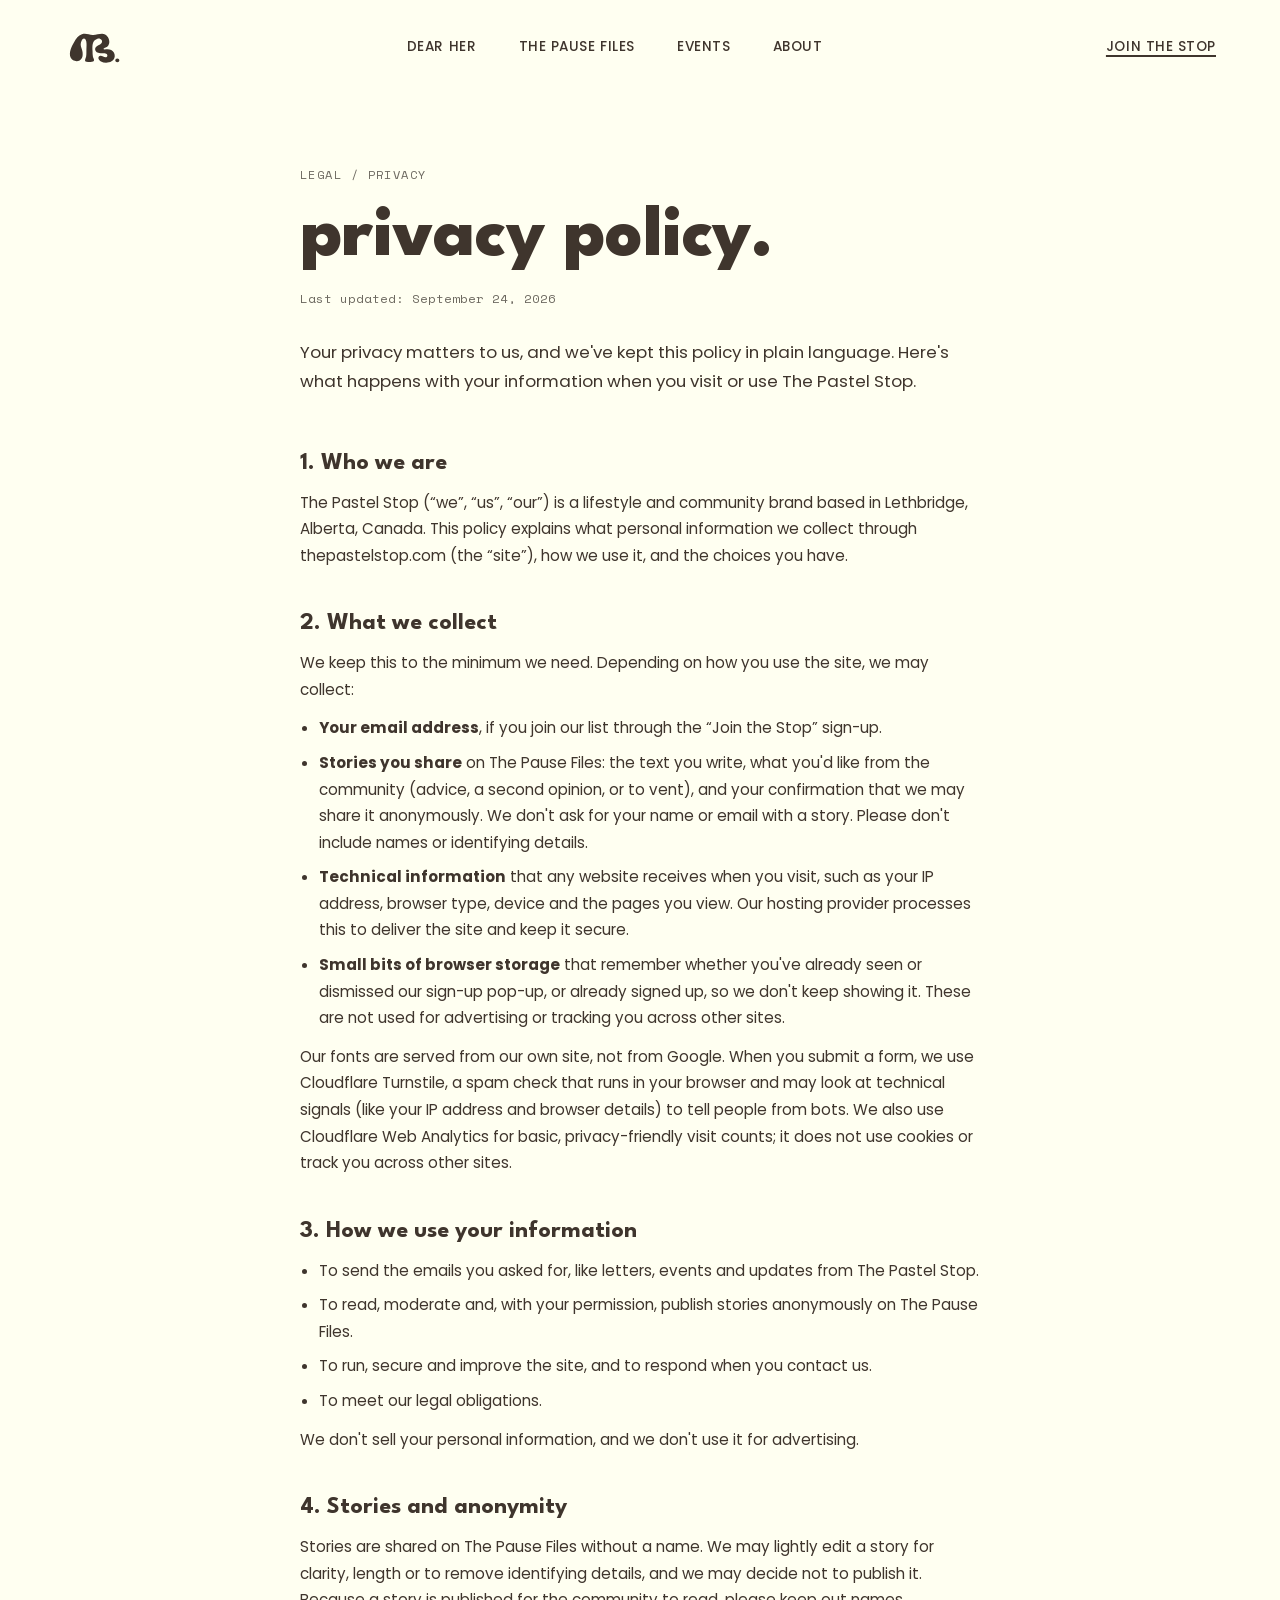
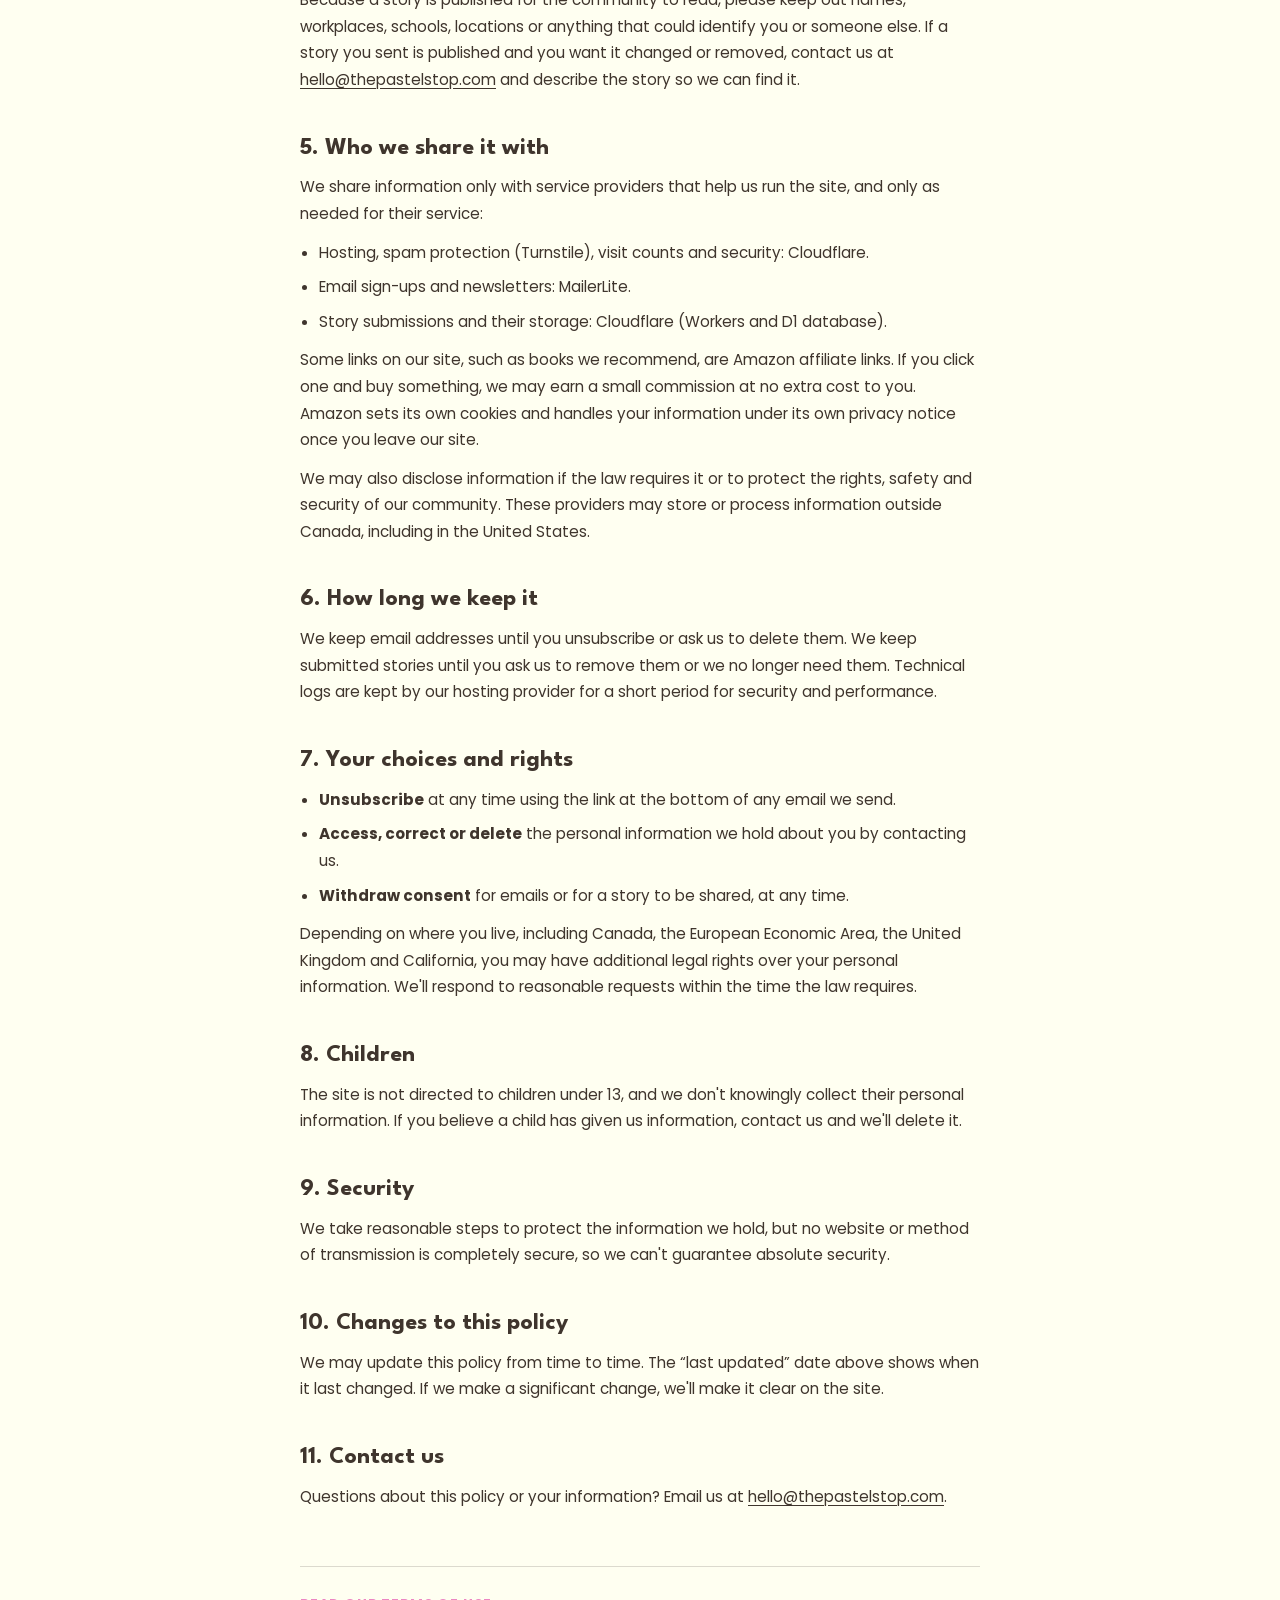
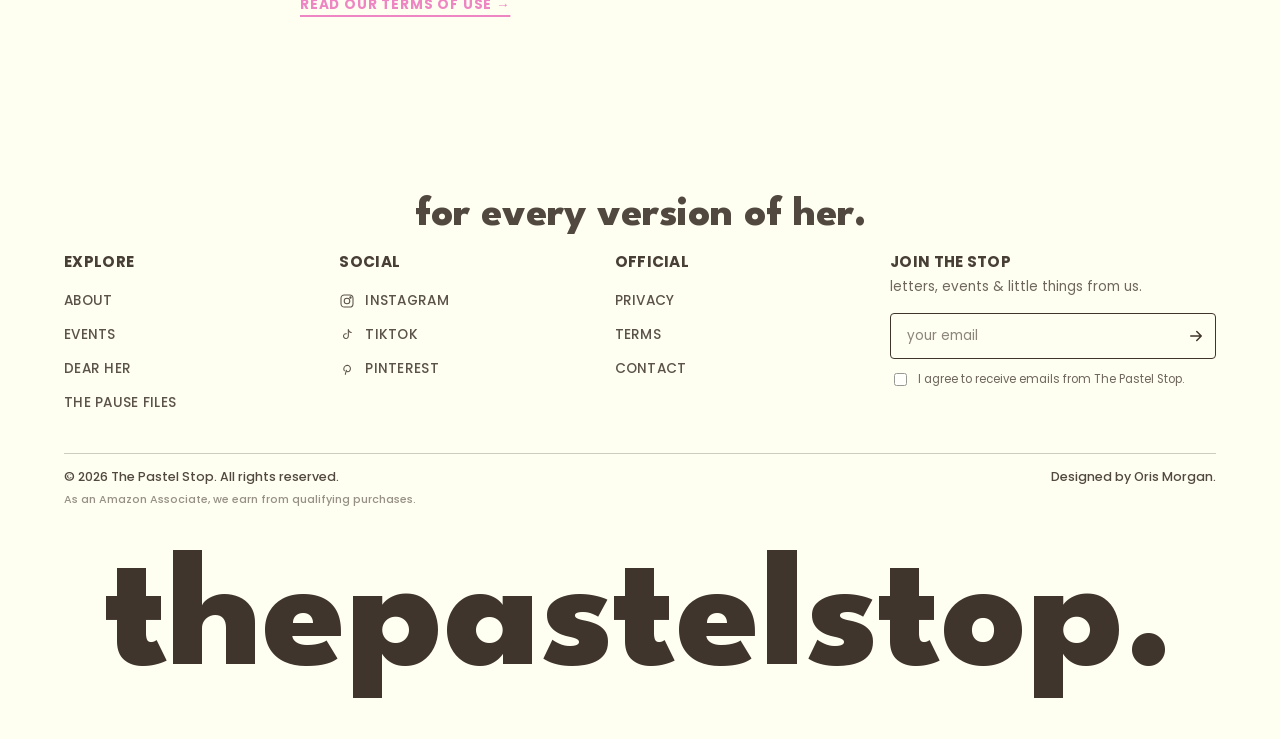
<file: privacy.html>
<!DOCTYPE html>
<html lang="en">
<head>
<meta charset="UTF-8">
<meta name="viewport" content="width=device-width, initial-scale=1">
<title>Privacy Policy — thepastelstop.</title>
<meta name="description" content="How The Pastel Stop collects, uses and protects your personal information.">
<link rel="canonical" href="https://thepastelstop.com/privacy">
<meta property="og:site_name" content="The Pastel Stop">
<meta property="og:type" content="website">
<meta property="og:title" content="Privacy Policy — thepastelstop.">
<meta property="og:description" content="How The Pastel Stop collects, uses and protects your personal information.">
<meta property="og:url" content="https://thepastelstop.com/privacy">
<meta property="og:image" content="https://thepastelstop.com/asset/opt/og-share.jpg">
<meta property="og:image:width" content="1200">
<meta property="og:image:height" content="630">
<meta property="og:image:alt" content="Four women together in a wildflower field, with the thepastelstop. wordmark.">
<meta name="twitter:card" content="summary_large_image">
<meta name="twitter:title" content="Privacy Policy — thepastelstop.">
<meta name="twitter:description" content="How The Pastel Stop collects, uses and protects your personal information.">
<meta name="twitter:image" content="https://thepastelstop.com/asset/opt/og-share.jpg">
<link rel="icon" href="favicon.svg?v=5" type="image/svg+xml">
<link rel="icon" href="favicon-32.png?v=5" type="image/png" sizes="32x32">
<link rel="shortcut icon" href="favicon.ico?v=5">
<link rel="apple-touch-icon" href="apple-touch-icon.png?v=5">
<meta name="theme-color" content="#FFFFF1">
<link rel="preload" href="asset/fonts/league-spartan-normal-500-800.woff2" as="font" type="font/woff2" crossorigin>
<link rel="preload" href="asset/fonts/poppins-normal-400.woff2" as="font" type="font/woff2" crossorigin>
<link rel="stylesheet" href="styles.css?v=271">
</head>
<body class="legal-page">
<a class="skip-link" href="#main">Skip to content</a>

<header class="site-header" id="site-header">
  <a class="site-header__logo" href="/" aria-label="The Pastel Stop — Home">
    <svg viewBox="70 60 280 160" xmlns="http://www.w3.org/2000/svg" role="img" aria-hidden="true">
      <path class="logo-mark" d="M 154.082031 80.261719 C 137.296875 86.390625 126.566406 101.261719 118.042969 116.359375 C 105.90625 136.640625 91.355469 165.785156 101.171875 189.675781 C 107.898438 205.210938 128.976562 210.800781 143.648438 203.25 C 153.695312 198.578125 157.492188 187.242188 157.882812 176.875 C 160.550781 148.125 140.765625 137.6875 152.152344 111.480469 C 158.960938 94.53125 171.351562 96.097656 174.890625 113.914062 C 176.984375 125.863281 175.941406 137.984375 175.460938 150.011719 C 174.972656 161.378906 176.304688 173.070312 174.109375 184.316406 C 171.03125 197.53125 160.972656 209.855469 183.019531 210.191406 C 190.65625 209.414062 212.316406 213.445312 211.542969 201.597656 C 211.03125 196.078125 207.070312 190.035156 205.988281 184.234375 C 204.335938 176.566406 204.558594 168.476562 204.40625 160.640625 C 203.816406 137.164062 199.949219 110.039062 227.425781 101.074219 C 241.148438 96.25 255.882812 110.304688 246 122.929688 C 238.898438 132.246094 224.71875 132.8125 218.589844 142.710938 C 213.109375 151.371094 218.90625 162.449219 227.5625 166.402344 C 236.960938 171.171875 247.425781 168.960938 257.660156 168.871094 C 262.894531 168.882812 267.742188 169.640625 271.089844 173.058594 C 274.726562 176.59375 275.542969 183.464844 271.121094 186.640625 C 261.5 192.3125 252.152344 180.539062 242.589844 180.699219 C 234.859375 180.25 230.023438 188.460938 232.476562 195.453125 C 234.171875 201.148438 239.011719 205.476562 244.105469 208.269531 C 266.167969 219.910156 303.488281 213.65625 308.609375 185.84375 C 310.519531 173.441406 303.683594 159.660156 292.269531 154.234375 C 284.859375 150.546875 275.925781 150.359375 267.65625 151.039062 C 257.574219 152.132812 250.488281 149.417969 262.179688 143.445312 C 267.839844 140.726562 273.886719 138.363281 277.917969 133.53125 C 287.128906 122.25 283.394531 104.792969 276.246094 93.210938 C 258.699219 65.570312 230.191406 84.796875 204.164062 83.191406 C 187.597656 81.980469 170.65625 73.707031 154.269531 80.191406 Z"/>
      <path class="logo-mark" d="M 330.492188 202.847656 C 330.492188 207.929688 326.183594 212.054688 320.867188 212.054688 C 315.554688 212.054688 311.242188 207.929688 311.242188 202.847656 C 311.242188 197.761719 315.554688 193.640625 320.867188 193.640625 C 326.183594 193.640625 330.492188 197.761719 330.492188 202.847656"/>
    </svg>
  </a>

  <nav class="site-header__nav" aria-label="Primary">
    <a href="/dear-her">Dear Her</a>
    <!-- hidden until launch: <a href="#">Things We Love</a> -->
    <a href="/pause-files">The Pause Files</a>
    <a href="/events">Events</a>
    <a href="/about">About</a>
  </nav>

  <a href="#" class="site-header__cta">Join the Stop</a>

  <button class="site-header__menu-toggle" id="menu-toggle" aria-expanded="false" aria-controls="mobile-nav" aria-label="Open menu">
    <svg viewBox="0 0 24 24" fill="none" stroke="currentColor" stroke-width="1.6" stroke-linecap="round"><path d="M3 6h18M3 12h18M3 18h18"/></svg>
  </button>
</header>

<nav class="mobile-nav" id="mobile-nav" aria-label="Mobile">
  <a href="/dear-her">Dear Her</a>
  <!-- hidden until launch: <a href="#">Things We Love</a> -->
  <a href="/pause-files">The Pause Files</a>
  <a href="/events">Events</a>
  <a href="/about">About</a>
  <a href="#" class="is-cta">Join the Stop</a>
</nav>

<main id="main">

  <article class="legal">
    <p class="legal__label">Legal / Privacy</p>
    <h1 class="legal__title">privacy policy.</h1>
    <p class="legal__updated">Last updated: September 24, 2026</p>
    <p class="legal__intro">Your privacy matters to us, and we've kept this policy in plain language. Here's what happens with your information when you visit or use The Pastel Stop.</p>

      <section class="legal__section">
        <h2>1. Who we are</h2>
        <p>The Pastel Stop (&ldquo;we&rdquo;, &ldquo;us&rdquo;, &ldquo;our&rdquo;) is a lifestyle and community brand based in Lethbridge, Alberta, Canada. This policy explains what personal information we collect through thepastelstop.com (the &ldquo;site&rdquo;), how we use it, and the choices you have.</p>
      </section>

      <section class="legal__section">
        <h2>2. What we collect</h2>
        <p>We keep this to the minimum we need. Depending on how you use the site, we may collect:</p>
        <ul>
          <li><strong>Your email address</strong>, if you join our list through the &ldquo;Join the Stop&rdquo; sign-up.</li>
          <li><strong>Stories you share</strong> on The Pause Files: the text you write, what you'd like from the community (advice, a second opinion, or to vent), and your confirmation that we may share it anonymously. We don't ask for your name or email with a story. Please don't include names or identifying details.</li>
          <li><strong>Technical information</strong> that any website receives when you visit, such as your IP address, browser type, device and the pages you view. Our hosting provider processes this to deliver the site and keep it secure.</li>
          <li><strong>Small bits of browser storage</strong> that remember whether you've already seen or dismissed our sign-up pop-up, or already signed up, so we don't keep showing it. These are not used for advertising or tracking you across other sites.</li>
        </ul>
        <p>Our fonts are served from our own site, not from Google. When you submit a form, we use Cloudflare Turnstile, a spam check that runs in your browser and may look at technical signals (like your IP address and browser details) to tell people from bots. We also use Cloudflare Web Analytics for basic, privacy-friendly visit counts; it does not use cookies or track you across other sites.</p>
      </section>

      <section class="legal__section">
        <h2>3. How we use your information</h2>
        <ul>
          <li>To send the emails you asked for, like letters, events and updates from The Pastel Stop.</li>
          <li>To read, moderate and, with your permission, publish stories anonymously on The Pause Files.</li>
          <li>To run, secure and improve the site, and to respond when you contact us.</li>
          <li>To meet our legal obligations.</li>
        </ul>
        <p>We don't sell your personal information, and we don't use it for advertising.</p>
      </section>

      <section class="legal__section">
        <h2>4. Stories and anonymity</h2>
        <p>Stories are shared on The Pause Files without a name. We may lightly edit a story for clarity, length or to remove identifying details, and we may decide not to publish it. Because a story is published for the community to read, please keep out names, workplaces, schools, locations or anything that could identify you or someone else. If a story you sent is published and you want it changed or removed, contact us at <span data-email>hello [at] thepastelstop [dot] com</span> and describe the story so we can find it.</p>
      </section>

      <section class="legal__section">
        <h2>5. Who we share it with</h2>
        <p>We share information only with service providers that help us run the site, and only as needed for their service:</p>
        <ul>
          <li>Hosting, spam protection (Turnstile), visit counts and security: Cloudflare.</li>
          <li>Email sign-ups and newsletters: MailerLite.</li>
          <li>Story submissions and their storage: Cloudflare (Workers and D1 database).</li>
        </ul>
        <p>Some links on our site, such as books we recommend, are Amazon affiliate links. If you click one and buy something, we may earn a small commission at no extra cost to you. Amazon sets its own cookies and handles your information under its own privacy notice once you leave our site.</p>
        <p>We may also disclose information if the law requires it or to protect the rights, safety and security of our community. These providers may store or process information outside Canada, including in the United States.</p>
      </section>

      <section class="legal__section">
        <h2>6. How long we keep it</h2>
        <p>We keep email addresses until you unsubscribe or ask us to delete them. We keep submitted stories until you ask us to remove them or we no longer need them. Technical logs are kept by our hosting provider for a short period for security and performance.</p>
      </section>

      <section class="legal__section">
        <h2>7. Your choices and rights</h2>
        <ul>
          <li><strong>Unsubscribe</strong> at any time using the link at the bottom of any email we send.</li>
          <li><strong>Access, correct or delete</strong> the personal information we hold about you by contacting us.</li>
          <li><strong>Withdraw consent</strong> for emails or for a story to be shared, at any time.</li>
        </ul>
        <p>Depending on where you live, including Canada, the European Economic Area, the United Kingdom and California, you may have additional legal rights over your personal information. We'll respond to reasonable requests within the time the law requires.</p>
      </section>

      <section class="legal__section">
        <h2>8. Children</h2>
        <p>The site is not directed to children under 13, and we don't knowingly collect their personal information. If you believe a child has given us information, contact us and we'll delete it.</p>
      </section>

      <section class="legal__section">
        <h2>9. Security</h2>
        <p>We take reasonable steps to protect the information we hold, but no website or method of transmission is completely secure, so we can't guarantee absolute security.</p>
      </section>

      <section class="legal__section">
        <h2>10. Changes to this policy</h2>
        <p>We may update this policy from time to time. The &ldquo;last updated&rdquo; date above shows when it last changed. If we make a significant change, we'll make it clear on the site.</p>
      </section>

      <section class="legal__section">
        <h2>11. Contact us</h2>
        <p>Questions about this policy or your information? Email us at <span data-email>hello [at] thepastelstop [dot] com</span>.</p>
      </section>

    <p class="legal__more"><a href="/terms">Read our Terms of Use &rarr;</a></p>
  </article>

</main>

<footer class="site-footer">

  <div class="site-footer__brand js-reveal">
    <p class="site-footer__tagline">for every version of her.</p>
  </div>

  <div class="site-footer__top" data-reveal-group data-reveal-stagger="100">

    <nav class="site-footer__col js-reveal" aria-label="Explore" data-reveal>
      <h3>Explore</h3>
      <a href="/about">About</a>
      <a href="/events">Events</a>
      <a href="/dear-her">Dear Her</a>
      <a href="/pause-files">The Pause Files</a>
    </nav>

    <div class="site-footer__col js-reveal" data-reveal>
      <h3>Social</h3>
      <div class="site-footer__socials">
        <a href="https://www.instagram.com/thepastelstop/" class="site-footer__social" aria-label="Instagram" target="_blank" rel="noopener noreferrer">
          <svg viewBox="0 0 24 24" fill="none" stroke="currentColor" stroke-width="1.6"><rect x="3" y="3" width="18" height="18" rx="5"/><circle cx="12" cy="12" r="4.2"/><circle cx="17.2" cy="6.8" r="1"/></svg>
          <span>Instagram</span>
        </a>
        <a href="https://www.tiktok.com/@thepastelstop" class="site-footer__social" aria-label="TikTok" target="_blank" rel="noopener noreferrer">
          <svg viewBox="0 0 24 24" fill="none" stroke="currentColor" stroke-width="1.6" stroke-linecap="round" stroke-linejoin="round"><path d="M14 4v9.6a3.6 3.6 0 1 1-3-3.55"/><path d="M14 4c.3 2.2 2 4 4.5 4.2"/></svg>
          <span>TikTok</span>
        </a>
        <a href="https://www.pinterest.com/thepastelstop/" class="site-footer__social" aria-label="Pinterest" target="_blank" rel="noopener noreferrer">
          <svg viewBox="0 0 24 24" fill="none" stroke="currentColor" stroke-width="1.6" stroke-linecap="round" stroke-linejoin="round"><path d="M9.5 20c.4-1.6 1-4.2 1.5-6.2"/><path d="M8 14.5C6.7 13 6.8 9 9.7 7.3c2.6-1.5 6.4-.6 7.2 2.5.7 2.6-.5 6-3.4 6.4-1.1.1-1.9-.4-2.2-1.2"/></svg>
          <span>Pinterest</span>
        </a>
      </div>
    </div>

    <nav class="site-footer__col js-reveal" aria-label="Official" data-reveal>
      <h3>Official</h3>
      <a href="/privacy" aria-current="page">Privacy</a>
      <a href="/terms">Terms</a>
      <a href="/contact">Contact</a>
    </nav>

    <div class="site-footer__newsletter js-reveal" data-reveal>
      <h3>Join the Stop</h3>
      <p>letters, events &amp; little things from us.</p>
      <form class="site-footer__form">
        <label class="visually-hidden" for="footer-email">Email address</label>
        <div class="site-footer__input-wrap">
          <input type="email" id="footer-email" placeholder="your email" required>
          <button type="submit" aria-label="Subscribe">
            <svg viewBox="0 0 24 24" fill="none" stroke="currentColor" stroke-width="2" stroke-linecap="round" stroke-linejoin="round"><path d="M5 12h14M13 6l6 6-6 6"/></svg>
          </button>
        </div>
        <label class="site-footer__checkbox">
          <input type="checkbox" required>
          <span>I agree to receive emails from The Pastel Stop.</span>
        </label>
      </form>
    </div>

  </div>

  <div class="site-footer__divider"></div>

  <div class="site-footer__bottom">
    <p>&copy; 2026 The Pastel Stop. All rights reserved.</p>
    <p>Designed by Oris Morgan.</p>
    <p class="site-footer__disclosure">As an Amazon Associate, we earn from qualifying purchases.</p>
  </div>

  <div class="site-footer__wordmark-wrap">
    <p class="site-footer__wordmark">thepastelstop.</p>
  </div>
</footer>

<script src="script.js?v=30"></script>
</body>
</html>
</file>
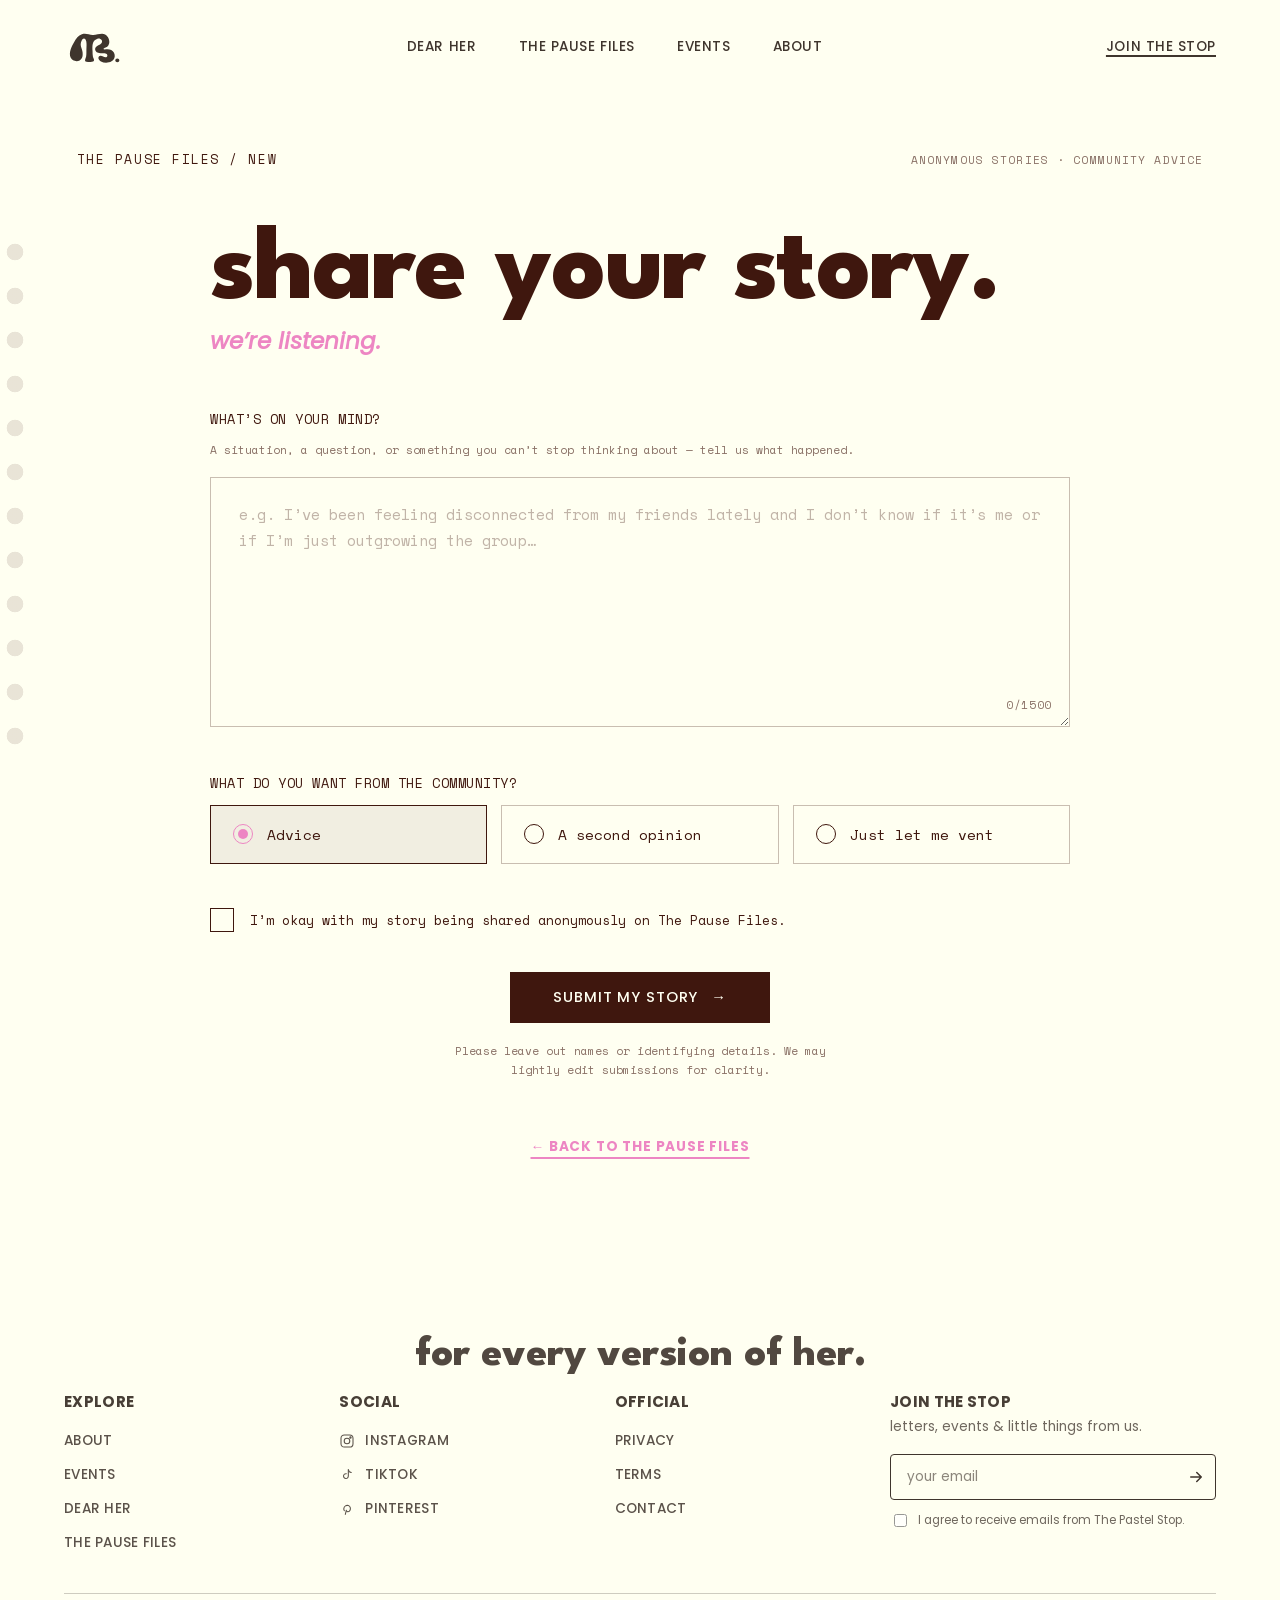
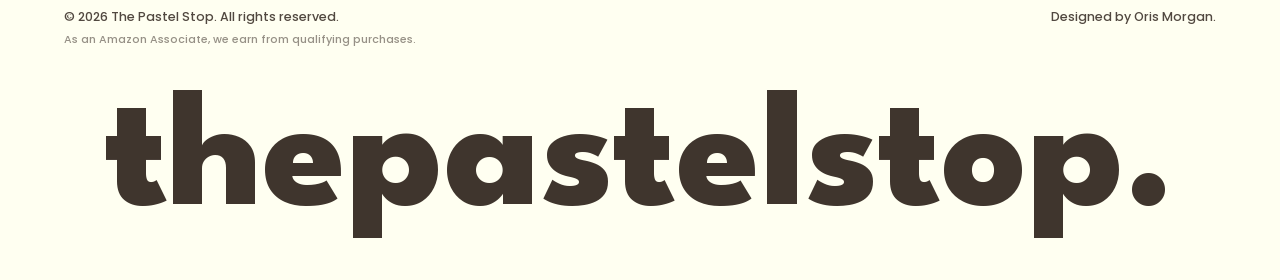
<file: share-your-story.html>
<!DOCTYPE html>
<html lang="en">
<head>
<meta charset="UTF-8">
<meta name="viewport" content="width=device-width, initial-scale=1">
<title>Share Your Story — The Pause Files — thepastelstop.</title>
<meta name="description" content="Share a situation, a question, or something you can't stop thinking about — anonymously. We're listening.">
<link rel="canonical" href="https://thepastelstop.com/share-your-story">
<meta property="og:site_name" content="The Pastel Stop">
<meta property="og:type" content="website">
<meta property="og:title" content="Share Your Story — The Pause Files — thepastelstop.">
<meta property="og:description" content="Share a situation, a question, or something you can't stop thinking about — anonymously. We're listening.">
<meta property="og:url" content="https://thepastelstop.com/share-your-story">
<meta property="og:image" content="https://thepastelstop.com/asset/opt/og-share.jpg">
<meta property="og:image:width" content="1200">
<meta property="og:image:height" content="630">
<meta property="og:image:alt" content="Four women together in a wildflower field, with the thepastelstop. wordmark.">
<meta name="twitter:card" content="summary_large_image">
<meta name="twitter:title" content="Share Your Story — The Pause Files — thepastelstop.">
<meta name="twitter:description" content="Share a situation, a question, or something you can't stop thinking about — anonymously. We're listening.">
<meta name="twitter:image" content="https://thepastelstop.com/asset/opt/og-share.jpg">
<link rel="icon" href="favicon.svg?v=6" type="image/svg+xml">
<link rel="icon" href="favicon-32.png?v=6" type="image/png" sizes="32x32">
<link rel="shortcut icon" href="favicon.ico?v=6">
<link rel="apple-touch-icon" href="apple-touch-icon.png?v=6">
<meta name="theme-color" content="#FFFFF1">
<link rel="preload" href="asset/fonts/league-spartan-normal-500-800.woff2" as="font" type="font/woff2" crossorigin>
<link rel="preload" href="asset/fonts/poppins-normal-400.woff2" as="font" type="font/woff2" crossorigin>
<link rel="stylesheet" href="styles.css?v=271">
</head>
<body class="story-page">
<a class="skip-link" href="#main">Skip to content</a>

<header class="site-header" id="site-header">
  <a class="site-header__logo" href="/" aria-label="The Pastel Stop — Home">
    <svg viewBox="70 60 280 160" xmlns="http://www.w3.org/2000/svg" role="img" aria-hidden="true">
      <path class="logo-mark" d="M 154.082031 80.261719 C 137.296875 86.390625 126.566406 101.261719 118.042969 116.359375 C 105.90625 136.640625 91.355469 165.785156 101.171875 189.675781 C 107.898438 205.210938 128.976562 210.800781 143.648438 203.25 C 153.695312 198.578125 157.492188 187.242188 157.882812 176.875 C 160.550781 148.125 140.765625 137.6875 152.152344 111.480469 C 158.960938 94.53125 171.351562 96.097656 174.890625 113.914062 C 176.984375 125.863281 175.941406 137.984375 175.460938 150.011719 C 174.972656 161.378906 176.304688 173.070312 174.109375 184.316406 C 171.03125 197.53125 160.972656 209.855469 183.019531 210.191406 C 190.65625 209.414062 212.316406 213.445312 211.542969 201.597656 C 211.03125 196.078125 207.070312 190.035156 205.988281 184.234375 C 204.335938 176.566406 204.558594 168.476562 204.40625 160.640625 C 203.816406 137.164062 199.949219 110.039062 227.425781 101.074219 C 241.148438 96.25 255.882812 110.304688 246 122.929688 C 238.898438 132.246094 224.71875 132.8125 218.589844 142.710938 C 213.109375 151.371094 218.90625 162.449219 227.5625 166.402344 C 236.960938 171.171875 247.425781 168.960938 257.660156 168.871094 C 262.894531 168.882812 267.742188 169.640625 271.089844 173.058594 C 274.726562 176.59375 275.542969 183.464844 271.121094 186.640625 C 261.5 192.3125 252.152344 180.539062 242.589844 180.699219 C 234.859375 180.25 230.023438 188.460938 232.476562 195.453125 C 234.171875 201.148438 239.011719 205.476562 244.105469 208.269531 C 266.167969 219.910156 303.488281 213.65625 308.609375 185.84375 C 310.519531 173.441406 303.683594 159.660156 292.269531 154.234375 C 284.859375 150.546875 275.925781 150.359375 267.65625 151.039062 C 257.574219 152.132812 250.488281 149.417969 262.179688 143.445312 C 267.839844 140.726562 273.886719 138.363281 277.917969 133.53125 C 287.128906 122.25 283.394531 104.792969 276.246094 93.210938 C 258.699219 65.570312 230.191406 84.796875 204.164062 83.191406 C 187.597656 81.980469 170.65625 73.707031 154.269531 80.191406 Z"/>
      <path class="logo-mark" d="M 330.492188 202.847656 C 330.492188 207.929688 326.183594 212.054688 320.867188 212.054688 C 315.554688 212.054688 311.242188 207.929688 311.242188 202.847656 C 311.242188 197.761719 315.554688 193.640625 320.867188 193.640625 C 326.183594 193.640625 330.492188 197.761719 330.492188 202.847656"/>
    </svg>
  </a>

  <nav class="site-header__nav" aria-label="Primary">
    <a href="/dear-her">Dear Her</a>
    <!-- hidden until launch: <a href="#">Things We Love</a> -->
    <a href="/pause-files" aria-current="page">The Pause Files</a>
    <a href="/events">Events</a>
    <a href="/about">About</a>
  </nav>

  <a href="#" class="site-header__cta">Join the Stop</a>

  <button class="site-header__menu-toggle" id="menu-toggle" aria-expanded="false" aria-controls="mobile-nav" aria-label="Open menu">
    <svg viewBox="0 0 24 24" fill="none" stroke="currentColor" stroke-width="1.6" stroke-linecap="round"><path d="M3 6h18M3 12h18M3 18h18"/></svg>
  </button>
</header>

<nav class="mobile-nav" id="mobile-nav" aria-label="Mobile">
  <a href="/dear-her">Dear Her</a>
  <!-- hidden until launch: <a href="#">Things We Love</a> -->
  <a href="/pause-files" aria-current="page">The Pause Files</a>
  <a href="/events">Events</a>
  <a href="/about">About</a>
  <a href="#" class="is-cta">Join the Stop</a>
</nav>

<main id="main">

  <section class="story" aria-labelledby="story-title">
    <span class="story__holes" aria-hidden="true"></span>

    <div class="story__top">
      <p class="story__label"><a class="story__crumb" href="/pause-files">The Pause Files</a> / New</p>
      <p class="story__tag">Anonymous stories &middot; Community advice</p>
    </div>

    <div class="story__column">
      <div class="story__intro">
        <h1 class="story__title" id="story-title">share your story.</h1>
        <p class="story__lead">we&rsquo;re listening.</p>
      </div>

      <form class="story__form" id="story-form" novalidate>

        <div class="story__field">
          <label class="story__q" for="story-text">What&rsquo;s on your mind?</label>
          <p class="story__hint" id="story-hint">A situation, a question, or something you can&rsquo;t stop thinking about &mdash; tell us what happened.</p>
          <div class="story__box">
            <textarea class="story__textarea" id="story-text" name="story" maxlength="1500" rows="5" required aria-describedby="story-hint story-count" placeholder="e.g. I&rsquo;ve been feeling disconnected from my friends lately and I don&rsquo;t know if it&rsquo;s me or if I&rsquo;m just outgrowing the group&hellip;"></textarea>
            <span class="story__count" id="story-count" aria-live="off">0/1500</span>
          </div>
        </div>

        <fieldset class="story__field story__choices">
          <legend class="story__q">What do you want from the community?</legend>
          <div class="story__options">
            <label class="story__option">
              <input type="radio" name="want" value="advice" checked>
              <span class="story__dot" aria-hidden="true"></span>
              <span>Advice</span>
            </label>
            <label class="story__option">
              <input type="radio" name="want" value="second-opinion">
              <span class="story__dot" aria-hidden="true"></span>
              <span>A second opinion</span>
            </label>
            <label class="story__option">
              <input type="radio" name="want" value="vent">
              <span class="story__dot" aria-hidden="true"></span>
              <span>Just let me vent</span>
            </label>
          </div>
        </fieldset>

        <label class="story__consent">
          <input type="checkbox" name="consent" id="story-consent" required>
          <span class="story__check" aria-hidden="true"></span>
          <span>I&rsquo;m okay with my story being shared anonymously on The Pause Files.</span>
        </label>

        <p class="story__error" id="story-error" role="alert" hidden></p>

        <div class="story__submit">
          <button class="story__button" type="submit">Submit my story <span aria-hidden="true">&rarr;</span></button>
          <p class="story__note">Please leave out names or identifying details. We may lightly edit submissions for clarity.</p>
          <a class="story__back story__back--bottom" href="/pause-files">&larr; Back to The Pause Files</a>
        </div>
      </form>

      <div class="story__done" id="story-done" hidden tabindex="-1">
        <h2 class="story__title story__title--done">thank you.</h2>
        <p class="story__done-copy" id="story-done-copy">Your story is in the file. We&rsquo;ll read every word, and share it anonymously so the community can weigh in.</p>
        <a class="story__back" href="/pause-files">&larr; Back to The Pause Files</a>
      </div>
    </div>
  </section>

</main>

<footer class="site-footer">

  <div class="site-footer__brand js-reveal">
    <p class="site-footer__tagline">for every version of her.</p>
  </div>

  <div class="site-footer__top" data-reveal-group data-reveal-stagger="100">

    <nav class="site-footer__col js-reveal" aria-label="Explore" data-reveal>
      <h3>Explore</h3>
      <a href="/about">About</a>
      <a href="/events">Events</a>
      <a href="/dear-her">Dear Her</a>
      <a href="/pause-files" aria-current="page">The Pause Files</a>
    </nav>

    <div class="site-footer__col js-reveal" data-reveal>
      <h3>Social</h3>
      <div class="site-footer__socials">
        <a href="https://www.instagram.com/thepastelstop/" class="site-footer__social" aria-label="Instagram" target="_blank" rel="noopener noreferrer">
          <svg viewBox="0 0 24 24" fill="none" stroke="currentColor" stroke-width="1.6"><rect x="3" y="3" width="18" height="18" rx="5"/><circle cx="12" cy="12" r="4.2"/><circle cx="17.2" cy="6.8" r="1"/></svg>
          <span>Instagram</span>
        </a>
        <a href="https://www.tiktok.com/@thepastelstop" class="site-footer__social" aria-label="TikTok" target="_blank" rel="noopener noreferrer">
          <svg viewBox="0 0 24 24" fill="none" stroke="currentColor" stroke-width="1.6" stroke-linecap="round" stroke-linejoin="round"><path d="M14 4v9.6a3.6 3.6 0 1 1-3-3.55"/><path d="M14 4c.3 2.2 2 4 4.5 4.2"/></svg>
          <span>TikTok</span>
        </a>
        <a href="https://www.pinterest.com/thepastelstop/" class="site-footer__social" aria-label="Pinterest" target="_blank" rel="noopener noreferrer">
          <svg viewBox="0 0 24 24" fill="none" stroke="currentColor" stroke-width="1.6" stroke-linecap="round" stroke-linejoin="round"><path d="M9.5 20c.4-1.6 1-4.2 1.5-6.2"/><path d="M8 14.5C6.7 13 6.8 9 9.7 7.3c2.6-1.5 6.4-.6 7.2 2.5.7 2.6-.5 6-3.4 6.4-1.1.1-1.9-.4-2.2-1.2"/></svg>
          <span>Pinterest</span>
        </a>
      </div>
    </div>

    <nav class="site-footer__col js-reveal" aria-label="Official" data-reveal>
      <h3>Official</h3>
      <a href="/privacy">Privacy</a>
      <a href="/terms">Terms</a>
      <a href="/contact">Contact</a>
    </nav>

    <div class="site-footer__newsletter js-reveal" data-reveal>
      <h3>Join the Stop</h3>
      <p>letters, events &amp; little things from us.</p>
      <form class="site-footer__form">
        <label class="visually-hidden" for="footer-email">Email address</label>
        <div class="site-footer__input-wrap">
          <input type="email" id="footer-email" placeholder="your email" required>
          <button type="submit" aria-label="Subscribe">
            <svg viewBox="0 0 24 24" fill="none" stroke="currentColor" stroke-width="2" stroke-linecap="round" stroke-linejoin="round"><path d="M5 12h14M13 6l6 6-6 6"/></svg>
          </button>
        </div>
        <label class="site-footer__checkbox">
          <input type="checkbox" required>
          <span>I agree to receive emails from The Pastel Stop.</span>
        </label>
      </form>
    </div>

  </div>

  <div class="site-footer__divider"></div>

  <div class="site-footer__bottom">
    <p>&copy; 2026 The Pastel Stop. All rights reserved.</p>
    <p>Designed by Oris Morgan.</p>
    <p class="site-footer__disclosure">As an Amazon Associate, we earn from qualifying purchases.</p>
  </div>

  <div class="site-footer__wordmark-wrap">
    <p class="site-footer__wordmark">thepastelstop.</p>
  </div>
</footer>

<script src="script.js?v=30"></script>
</body>
</html>
</file>
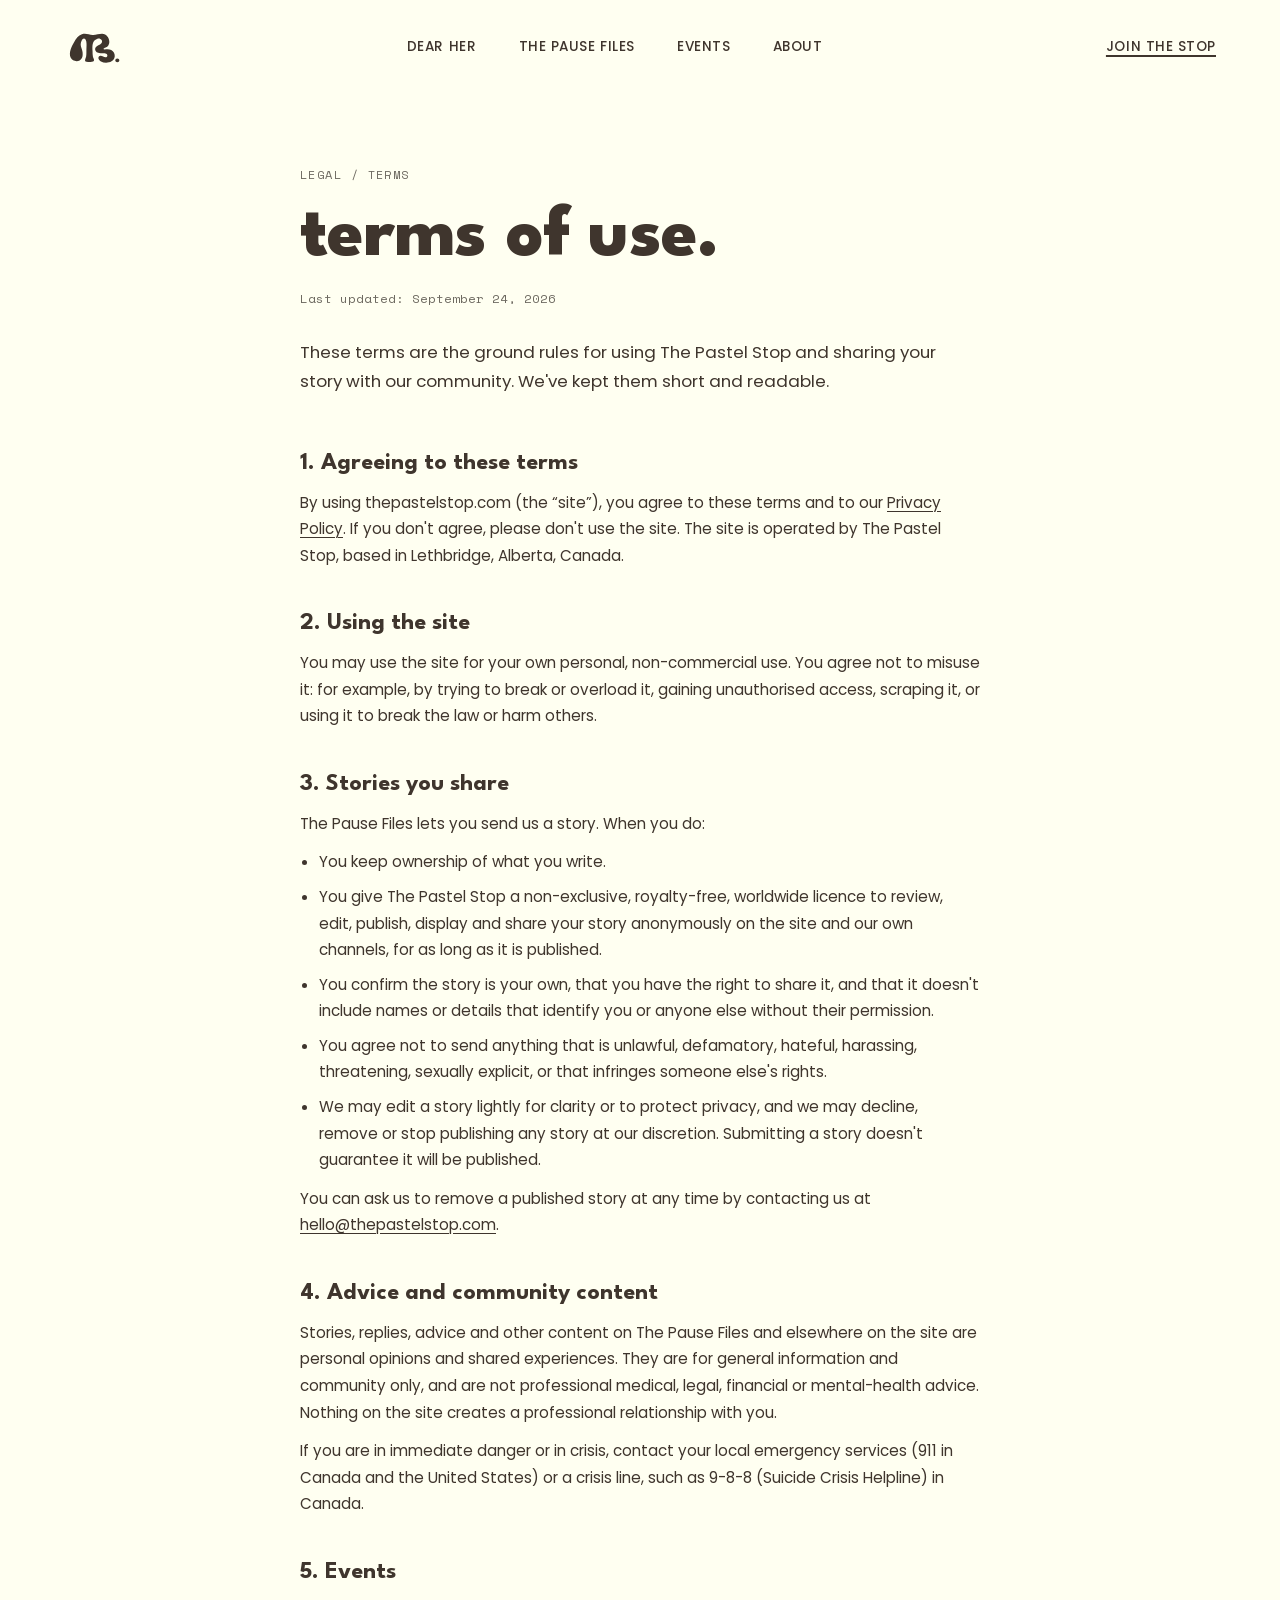
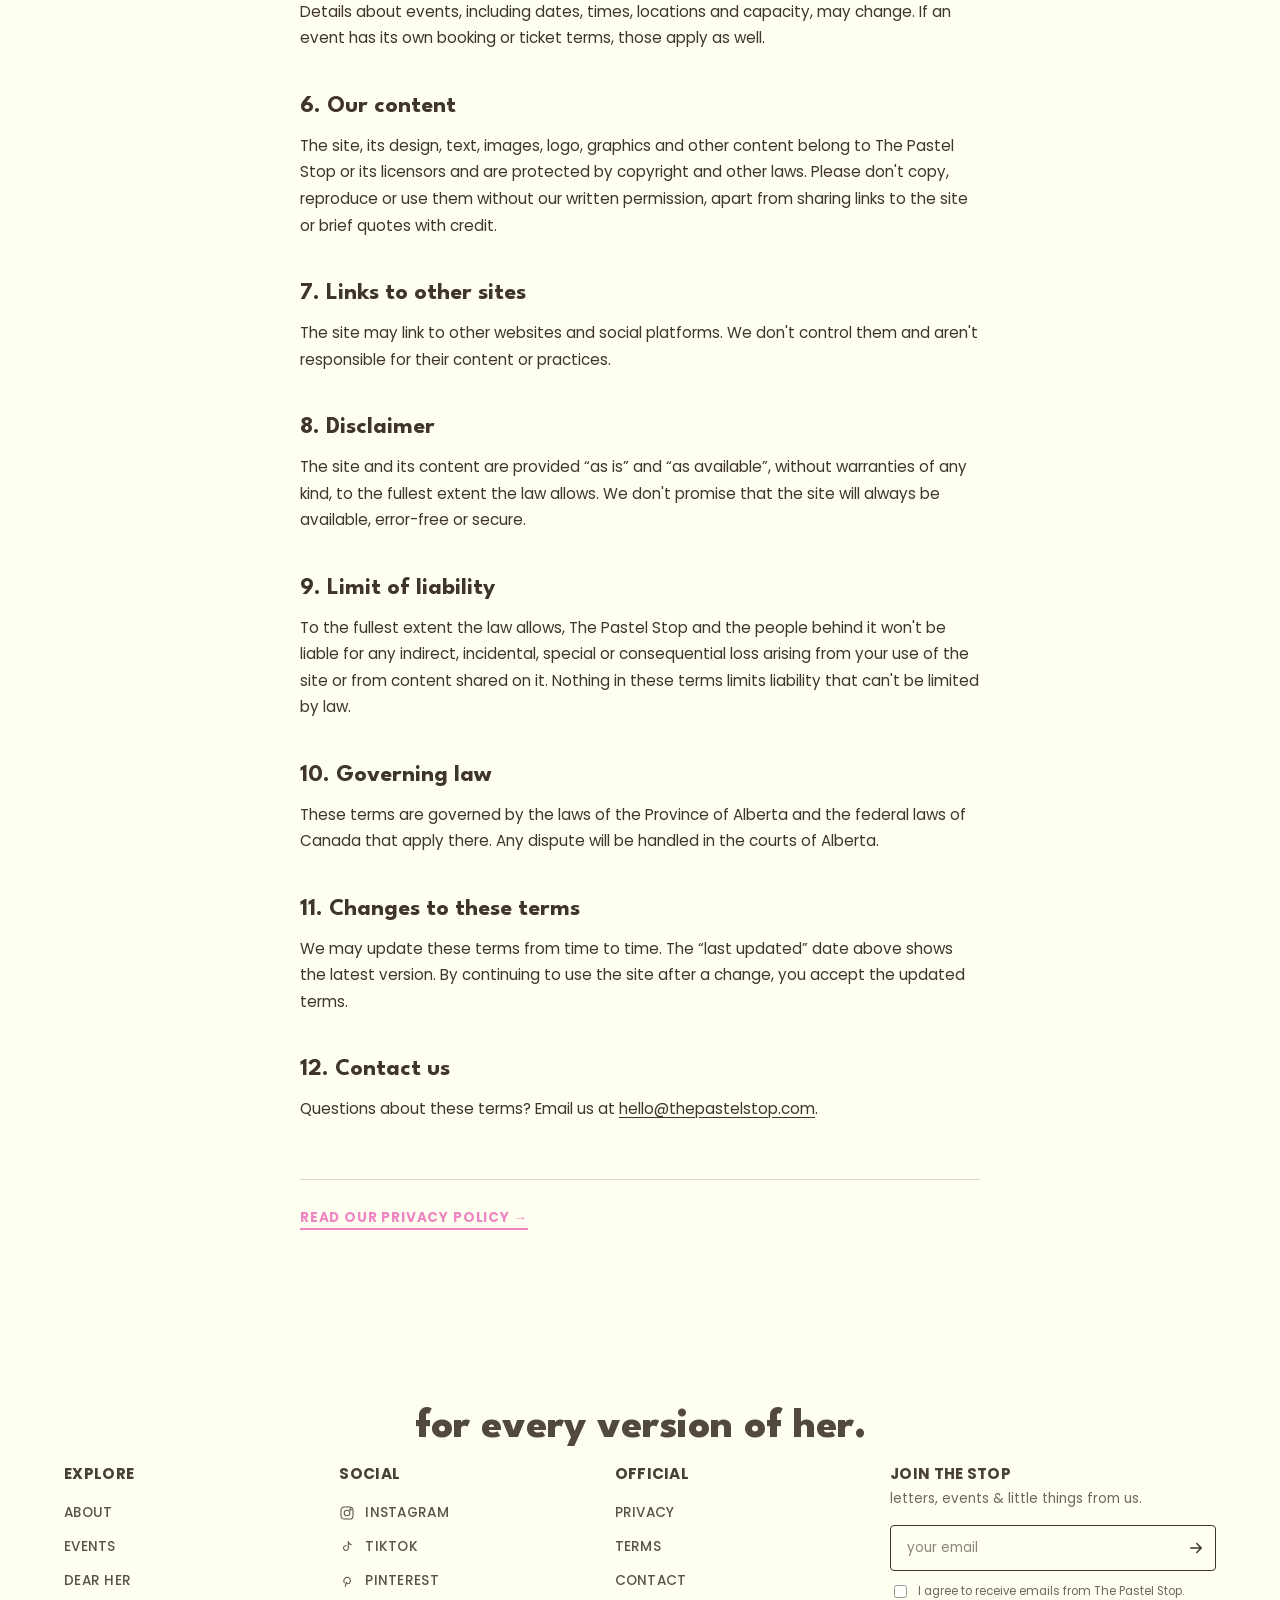
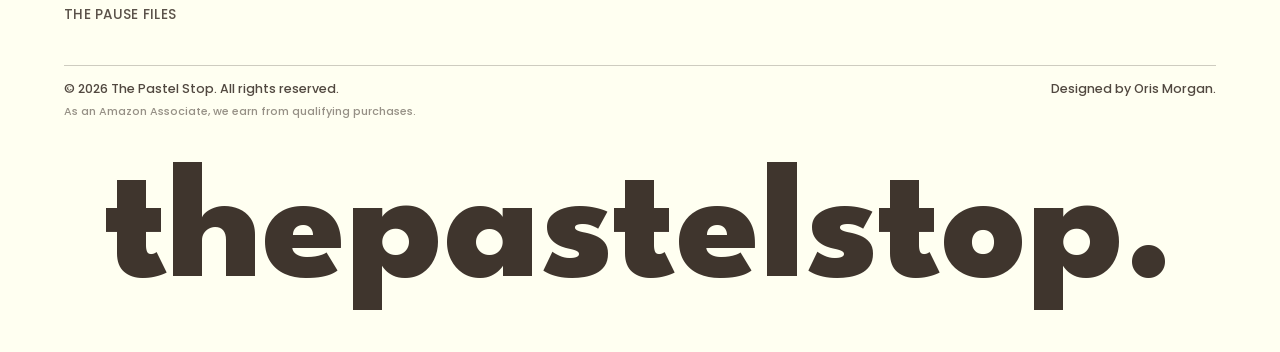
<file: terms.html>
<!DOCTYPE html>
<html lang="en">
<head>
<meta charset="UTF-8">
<meta name="viewport" content="width=device-width, initial-scale=1">
<title>Terms of Use — thepastelstop.</title>
<meta name="description" content="The terms for using thepastelstop.com and sharing stories on The Pause Files.">
<link rel="canonical" href="https://thepastelstop.com/terms">
<meta property="og:site_name" content="The Pastel Stop">
<meta property="og:type" content="website">
<meta property="og:title" content="Terms of Use — thepastelstop.">
<meta property="og:description" content="The terms for using thepastelstop.com and sharing stories on The Pause Files.">
<meta property="og:url" content="https://thepastelstop.com/terms">
<meta property="og:image" content="https://thepastelstop.com/asset/opt/og-share.jpg">
<meta property="og:image:width" content="1200">
<meta property="og:image:height" content="630">
<meta property="og:image:alt" content="Four women together in a wildflower field, with the thepastelstop. wordmark.">
<meta name="twitter:card" content="summary_large_image">
<meta name="twitter:title" content="Terms of Use — thepastelstop.">
<meta name="twitter:description" content="The terms for using thepastelstop.com and sharing stories on The Pause Files.">
<meta name="twitter:image" content="https://thepastelstop.com/asset/opt/og-share.jpg">
<link rel="icon" href="favicon.svg?v=6" type="image/svg+xml">
<link rel="icon" href="favicon-32.png?v=6" type="image/png" sizes="32x32">
<link rel="shortcut icon" href="favicon.ico?v=6">
<link rel="apple-touch-icon" href="apple-touch-icon.png?v=6">
<meta name="theme-color" content="#FFFFF1">
<link rel="preload" href="asset/fonts/league-spartan-normal-500-800.woff2" as="font" type="font/woff2" crossorigin>
<link rel="preload" href="asset/fonts/poppins-normal-400.woff2" as="font" type="font/woff2" crossorigin>
<link rel="stylesheet" href="styles.css?v=271">
</head>
<body class="legal-page">
<a class="skip-link" href="#main">Skip to content</a>

<header class="site-header" id="site-header">
  <a class="site-header__logo" href="/" aria-label="The Pastel Stop — Home">
    <svg viewBox="70 60 280 160" xmlns="http://www.w3.org/2000/svg" role="img" aria-hidden="true">
      <path class="logo-mark" d="M 154.082031 80.261719 C 137.296875 86.390625 126.566406 101.261719 118.042969 116.359375 C 105.90625 136.640625 91.355469 165.785156 101.171875 189.675781 C 107.898438 205.210938 128.976562 210.800781 143.648438 203.25 C 153.695312 198.578125 157.492188 187.242188 157.882812 176.875 C 160.550781 148.125 140.765625 137.6875 152.152344 111.480469 C 158.960938 94.53125 171.351562 96.097656 174.890625 113.914062 C 176.984375 125.863281 175.941406 137.984375 175.460938 150.011719 C 174.972656 161.378906 176.304688 173.070312 174.109375 184.316406 C 171.03125 197.53125 160.972656 209.855469 183.019531 210.191406 C 190.65625 209.414062 212.316406 213.445312 211.542969 201.597656 C 211.03125 196.078125 207.070312 190.035156 205.988281 184.234375 C 204.335938 176.566406 204.558594 168.476562 204.40625 160.640625 C 203.816406 137.164062 199.949219 110.039062 227.425781 101.074219 C 241.148438 96.25 255.882812 110.304688 246 122.929688 C 238.898438 132.246094 224.71875 132.8125 218.589844 142.710938 C 213.109375 151.371094 218.90625 162.449219 227.5625 166.402344 C 236.960938 171.171875 247.425781 168.960938 257.660156 168.871094 C 262.894531 168.882812 267.742188 169.640625 271.089844 173.058594 C 274.726562 176.59375 275.542969 183.464844 271.121094 186.640625 C 261.5 192.3125 252.152344 180.539062 242.589844 180.699219 C 234.859375 180.25 230.023438 188.460938 232.476562 195.453125 C 234.171875 201.148438 239.011719 205.476562 244.105469 208.269531 C 266.167969 219.910156 303.488281 213.65625 308.609375 185.84375 C 310.519531 173.441406 303.683594 159.660156 292.269531 154.234375 C 284.859375 150.546875 275.925781 150.359375 267.65625 151.039062 C 257.574219 152.132812 250.488281 149.417969 262.179688 143.445312 C 267.839844 140.726562 273.886719 138.363281 277.917969 133.53125 C 287.128906 122.25 283.394531 104.792969 276.246094 93.210938 C 258.699219 65.570312 230.191406 84.796875 204.164062 83.191406 C 187.597656 81.980469 170.65625 73.707031 154.269531 80.191406 Z"/>
      <path class="logo-mark" d="M 330.492188 202.847656 C 330.492188 207.929688 326.183594 212.054688 320.867188 212.054688 C 315.554688 212.054688 311.242188 207.929688 311.242188 202.847656 C 311.242188 197.761719 315.554688 193.640625 320.867188 193.640625 C 326.183594 193.640625 330.492188 197.761719 330.492188 202.847656"/>
    </svg>
  </a>

  <nav class="site-header__nav" aria-label="Primary">
    <a href="/dear-her">Dear Her</a>
    <!-- hidden until launch: <a href="#">Things We Love</a> -->
    <a href="/pause-files">The Pause Files</a>
    <a href="/events">Events</a>
    <a href="/about">About</a>
  </nav>

  <a href="#" class="site-header__cta">Join the Stop</a>

  <button class="site-header__menu-toggle" id="menu-toggle" aria-expanded="false" aria-controls="mobile-nav" aria-label="Open menu">
    <svg viewBox="0 0 24 24" fill="none" stroke="currentColor" stroke-width="1.6" stroke-linecap="round"><path d="M3 6h18M3 12h18M3 18h18"/></svg>
  </button>
</header>

<nav class="mobile-nav" id="mobile-nav" aria-label="Mobile">
  <a href="/dear-her">Dear Her</a>
  <!-- hidden until launch: <a href="#">Things We Love</a> -->
  <a href="/pause-files">The Pause Files</a>
  <a href="/events">Events</a>
  <a href="/about">About</a>
  <a href="#" class="is-cta">Join the Stop</a>
</nav>

<main id="main">

  <article class="legal">
    <p class="legal__label">Legal / Terms</p>
    <h1 class="legal__title">terms of use.</h1>
    <p class="legal__updated">Last updated: September 24, 2026</p>
    <p class="legal__intro">These terms are the ground rules for using The Pastel Stop and sharing your story with our community. We've kept them short and readable.</p>

      <section class="legal__section">
        <h2>1. Agreeing to these terms</h2>
        <p>By using thepastelstop.com (the &ldquo;site&rdquo;), you agree to these terms and to our <a href="/privacy">Privacy Policy</a>. If you don't agree, please don't use the site. The site is operated by The Pastel Stop, based in Lethbridge, Alberta, Canada.</p>
      </section>

      <section class="legal__section">
        <h2>2. Using the site</h2>
        <p>You may use the site for your own personal, non-commercial use. You agree not to misuse it: for example, by trying to break or overload it, gaining unauthorised access, scraping it, or using it to break the law or harm others.</p>
      </section>

      <section class="legal__section">
        <h2>3. Stories you share</h2>
        <p>The Pause Files lets you send us a story. When you do:</p>
        <ul>
          <li>You keep ownership of what you write.</li>
          <li>You give The Pastel Stop a non-exclusive, royalty-free, worldwide licence to review, edit, publish, display and share your story anonymously on the site and our own channels, for as long as it is published.</li>
          <li>You confirm the story is your own, that you have the right to share it, and that it doesn't include names or details that identify you or anyone else without their permission.</li>
          <li>You agree not to send anything that is unlawful, defamatory, hateful, harassing, threatening, sexually explicit, or that infringes someone else's rights.</li>
          <li>We may edit a story lightly for clarity or to protect privacy, and we may decline, remove or stop publishing any story at our discretion. Submitting a story doesn't guarantee it will be published.</li>
        </ul>
        <p>You can ask us to remove a published story at any time by contacting us at <span data-email>hello [at] thepastelstop [dot] com</span>.</p>
      </section>

      <section class="legal__section">
        <h2>4. Advice and community content</h2>
        <p>Stories, replies, advice and other content on The Pause Files and elsewhere on the site are personal opinions and shared experiences. They are for general information and community only, and are not professional medical, legal, financial or mental-health advice. Nothing on the site creates a professional relationship with you.</p>
        <p>If you are in immediate danger or in crisis, contact your local emergency services (911 in Canada and the United States) or a crisis line, such as 9-8-8 (Suicide Crisis Helpline) in Canada.</p>
      </section>

      <section class="legal__section">
        <h2>5. Events</h2>
        <p>Details about events, including dates, times, locations and capacity, may change. If an event has its own booking or ticket terms, those apply as well.</p>
      </section>

      <section class="legal__section">
        <h2>6. Our content</h2>
        <p>The site, its design, text, images, logo, graphics and other content belong to The Pastel Stop or its licensors and are protected by copyright and other laws. Please don't copy, reproduce or use them without our written permission, apart from sharing links to the site or brief quotes with credit.</p>
      </section>

      <section class="legal__section">
        <h2>7. Links to other sites</h2>
        <p>The site may link to other websites and social platforms. We don't control them and aren't responsible for their content or practices.</p>
      </section>

      <section class="legal__section">
        <h2>8. Disclaimer</h2>
        <p>The site and its content are provided &ldquo;as is&rdquo; and &ldquo;as available&rdquo;, without warranties of any kind, to the fullest extent the law allows. We don't promise that the site will always be available, error-free or secure.</p>
      </section>

      <section class="legal__section">
        <h2>9. Limit of liability</h2>
        <p>To the fullest extent the law allows, The Pastel Stop and the people behind it won't be liable for any indirect, incidental, special or consequential loss arising from your use of the site or from content shared on it. Nothing in these terms limits liability that can't be limited by law.</p>
      </section>

      <section class="legal__section">
        <h2>10. Governing law</h2>
        <p>These terms are governed by the laws of the Province of Alberta and the federal laws of Canada that apply there. Any dispute will be handled in the courts of Alberta.</p>
      </section>

      <section class="legal__section">
        <h2>11. Changes to these terms</h2>
        <p>We may update these terms from time to time. The &ldquo;last updated&rdquo; date above shows the latest version. By continuing to use the site after a change, you accept the updated terms.</p>
      </section>

      <section class="legal__section">
        <h2>12. Contact us</h2>
        <p>Questions about these terms? Email us at <span data-email>hello [at] thepastelstop [dot] com</span>.</p>
      </section>

    <p class="legal__more"><a href="/privacy">Read our Privacy Policy &rarr;</a></p>
  </article>

</main>

<footer class="site-footer">

  <div class="site-footer__brand js-reveal">
    <p class="site-footer__tagline">for every version of her.</p>
  </div>

  <div class="site-footer__top" data-reveal-group data-reveal-stagger="100">

    <nav class="site-footer__col js-reveal" aria-label="Explore" data-reveal>
      <h3>Explore</h3>
      <a href="/about">About</a>
      <a href="/events">Events</a>
      <a href="/dear-her">Dear Her</a>
      <a href="/pause-files">The Pause Files</a>
    </nav>

    <div class="site-footer__col js-reveal" data-reveal>
      <h3>Social</h3>
      <div class="site-footer__socials">
        <a href="https://www.instagram.com/thepastelstop/" class="site-footer__social" aria-label="Instagram" target="_blank" rel="noopener noreferrer">
          <svg viewBox="0 0 24 24" fill="none" stroke="currentColor" stroke-width="1.6"><rect x="3" y="3" width="18" height="18" rx="5"/><circle cx="12" cy="12" r="4.2"/><circle cx="17.2" cy="6.8" r="1"/></svg>
          <span>Instagram</span>
        </a>
        <a href="https://www.tiktok.com/@thepastelstop" class="site-footer__social" aria-label="TikTok" target="_blank" rel="noopener noreferrer">
          <svg viewBox="0 0 24 24" fill="none" stroke="currentColor" stroke-width="1.6" stroke-linecap="round" stroke-linejoin="round"><path d="M14 4v9.6a3.6 3.6 0 1 1-3-3.55"/><path d="M14 4c.3 2.2 2 4 4.5 4.2"/></svg>
          <span>TikTok</span>
        </a>
        <a href="https://www.pinterest.com/thepastelstop/" class="site-footer__social" aria-label="Pinterest" target="_blank" rel="noopener noreferrer">
          <svg viewBox="0 0 24 24" fill="none" stroke="currentColor" stroke-width="1.6" stroke-linecap="round" stroke-linejoin="round"><path d="M9.5 20c.4-1.6 1-4.2 1.5-6.2"/><path d="M8 14.5C6.7 13 6.8 9 9.7 7.3c2.6-1.5 6.4-.6 7.2 2.5.7 2.6-.5 6-3.4 6.4-1.1.1-1.9-.4-2.2-1.2"/></svg>
          <span>Pinterest</span>
        </a>
      </div>
    </div>

    <nav class="site-footer__col js-reveal" aria-label="Official" data-reveal>
      <h3>Official</h3>
      <a href="/privacy">Privacy</a>
      <a href="/terms" aria-current="page">Terms</a>
      <a href="/contact">Contact</a>
    </nav>

    <div class="site-footer__newsletter js-reveal" data-reveal>
      <h3>Join the Stop</h3>
      <p>letters, events &amp; little things from us.</p>
      <form class="site-footer__form">
        <label class="visually-hidden" for="footer-email">Email address</label>
        <div class="site-footer__input-wrap">
          <input type="email" id="footer-email" placeholder="your email" required>
          <button type="submit" aria-label="Subscribe">
            <svg viewBox="0 0 24 24" fill="none" stroke="currentColor" stroke-width="2" stroke-linecap="round" stroke-linejoin="round"><path d="M5 12h14M13 6l6 6-6 6"/></svg>
          </button>
        </div>
        <label class="site-footer__checkbox">
          <input type="checkbox" required>
          <span>I agree to receive emails from The Pastel Stop.</span>
        </label>
      </form>
    </div>

  </div>

  <div class="site-footer__divider"></div>

  <div class="site-footer__bottom">
    <p>&copy; 2026 The Pastel Stop. All rights reserved.</p>
    <p>Designed by Oris Morgan.</p>
    <p class="site-footer__disclosure">As an Amazon Associate, we earn from qualifying purchases.</p>
  </div>

  <div class="site-footer__wordmark-wrap">
    <p class="site-footer__wordmark">thepastelstop.</p>
  </div>
</footer>

<script src="script.js?v=30"></script>
</body>
</html>
</file>
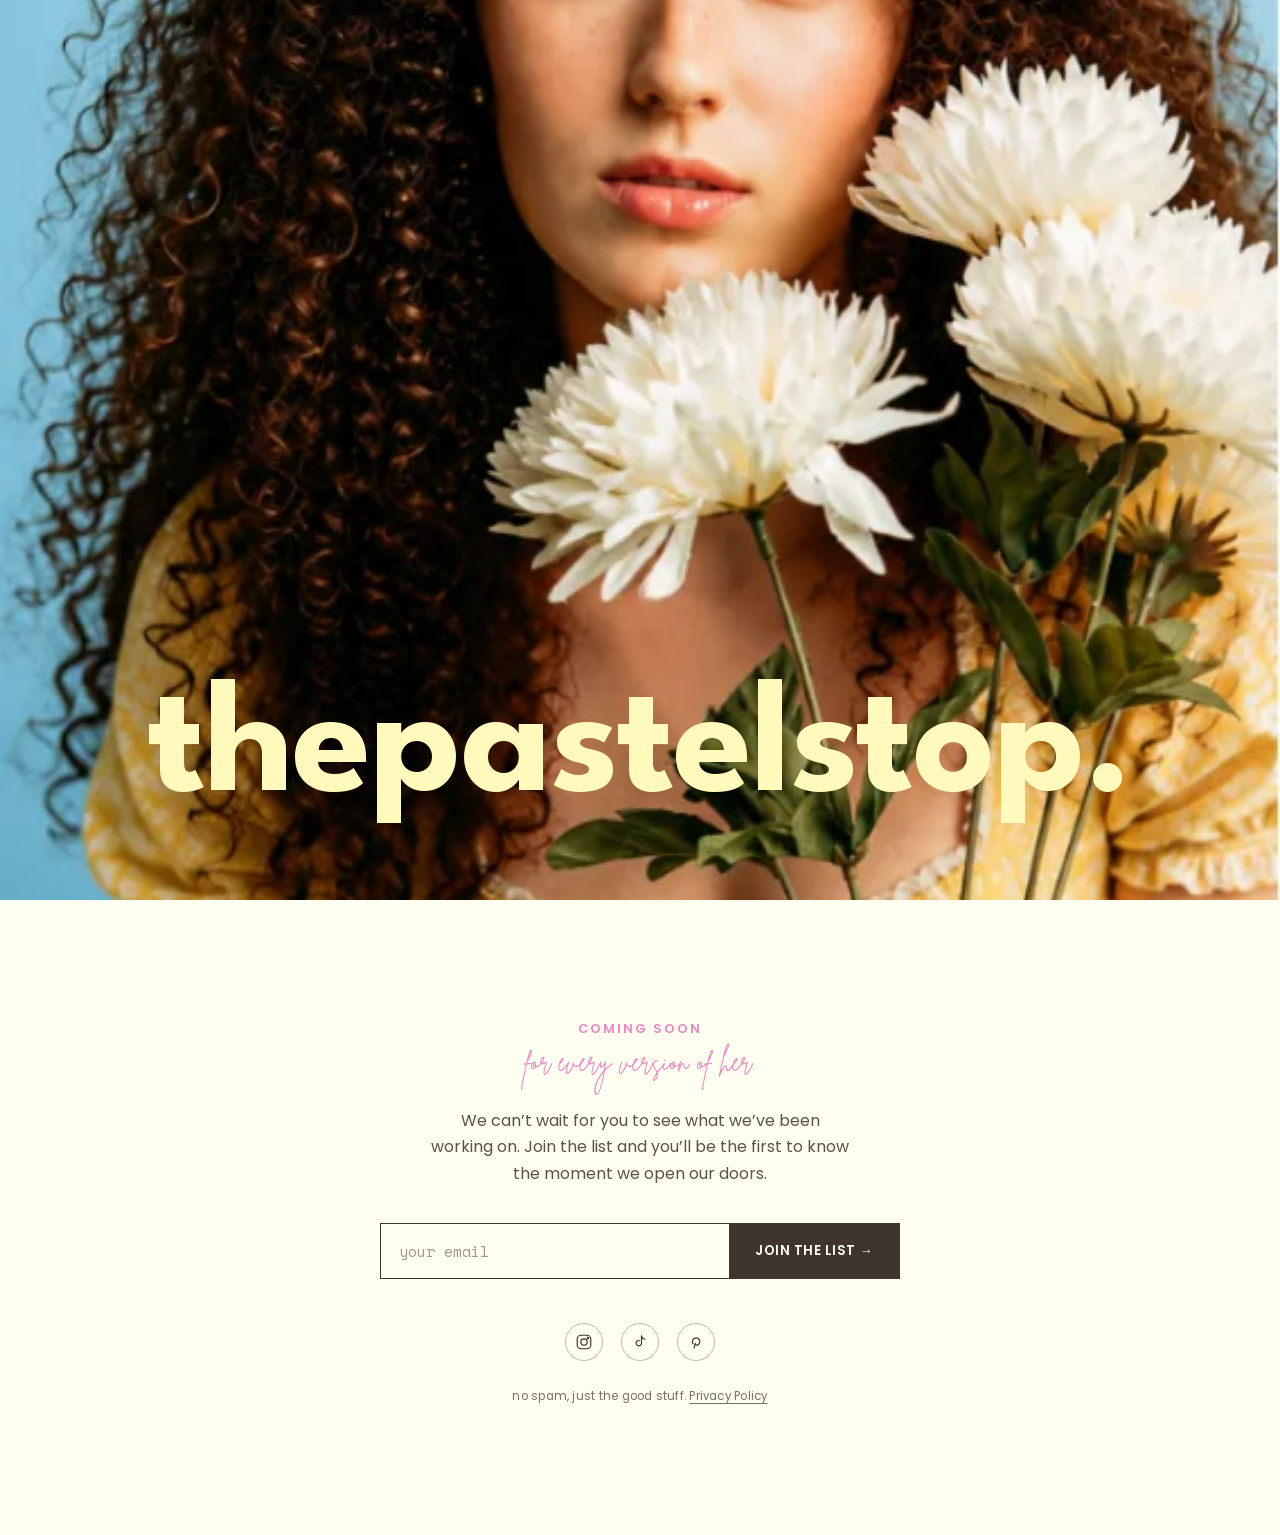
<file: waitlist.html>
<!DOCTYPE html>
<html lang="en">
<head>
<meta charset="UTF-8">
<meta name="viewport" content="width=device-width, initial-scale=1">
<title>thepastelstop. — coming soon</title>
<meta name="description" content="A lifestyle stop for every version of her. We're putting on the finishing touches — join the list to be the first to know when we open.">
<meta name="robots" content="noindex, nofollow">
<link rel="icon" href="favicon.svg?v=5" type="image/svg+xml">
<link rel="icon" href="favicon-32.png?v=5" type="image/png" sizes="32x32">
<link rel="shortcut icon" href="favicon.ico?v=5">
<link rel="apple-touch-icon" href="apple-touch-icon.png?v=5">
<meta name="theme-color" content="#FFFFF1">
<link rel="preload" href="asset/fonts/league-spartan-normal-500-800.woff2" as="font" type="font/woff2" crossorigin>
<link rel="preload" href="asset/fonts/poppins-normal-400.woff2" as="font" type="font/woff2" crossorigin>
<link rel="stylesheet" href="styles.css?v=271">
</head>
<body class="waitlist-page">

<section class="hero waitlist-hero">
  <img class="hero__media" src="asset/opt/girl-with-flower-home-page.webp" alt="A woman with curly hair holding white chrysanthemum flowers against a sky blue backdrop." fetchpriority="high">
  <div class="hero__scrim"></div>
  <div class="hero__content">
    <h1 class="hero__title">thepastelstop.</h1>
  </div>
</section>

<section class="waitlist">
  <div class="waitlist__stage">
    <p class="waitlist__kicker">coming soon</p>
    <p class="waitlist__tagline">for every version of her.</p>
    <p class="waitlist__body">
      We can&rsquo;t wait for you to see what we&rsquo;ve been working on.
      Join the list and you&rsquo;ll be the first to know the moment we
      open our doors.
    </p>

    <form class="waitlist__form" id="waitlist-form" novalidate>
      <label class="visually-hidden" for="waitlist-email">Email address</label>
      <div class="waitlist__input-wrap">
        <input class="waitlist__input" id="waitlist-email" type="email" name="email" placeholder="your email" autocomplete="email" inputmode="email" required>
        <button class="waitlist__submit" type="submit">Join the list &rarr;</button>
      </div>
      <p class="waitlist__error" id="waitlist-error" role="alert" hidden></p>
    </form>

    <div class="waitlist__done" id="waitlist-done" hidden tabindex="-1">
      <p class="waitlist__done-title">almost there.</p>
      <p class="waitlist__done-body">Check your inbox for a quick email and tap the link to confirm &mdash; then we&rsquo;ll see you soon.</p>
    </div>

    <div class="waitlist__socials">
      <a href="https://www.instagram.com/thepastelstop/" aria-label="Instagram" target="_blank" rel="noopener noreferrer">
        <svg viewBox="0 0 24 24" fill="none" stroke="currentColor" stroke-width="1.6"><rect x="3" y="3" width="18" height="18" rx="5"/><circle cx="12" cy="12" r="4.2"/><circle cx="17.2" cy="6.8" r="1"/></svg>
      </a>
      <a href="https://www.tiktok.com/@thepastelstop" aria-label="TikTok" target="_blank" rel="noopener noreferrer">
        <svg viewBox="0 0 24 24" fill="none" stroke="currentColor" stroke-width="1.6" stroke-linecap="round" stroke-linejoin="round"><path d="M14 4v9.6a3.6 3.6 0 1 1-3-3.55"/><path d="M14 4c.3 2.2 2 4 4.5 4.2"/></svg>
      </a>
      <a href="https://www.pinterest.com/thepastelstop/" aria-label="Pinterest" target="_blank" rel="noopener noreferrer">
        <svg viewBox="0 0 24 24" fill="none" stroke="currentColor" stroke-width="1.6" stroke-linecap="round" stroke-linejoin="round"><path d="M9.5 20c.4-1.6 1-4.2 1.5-6.2"/><path d="M8 14.5C6.7 13 6.8 9 9.7 7.3c2.6-1.5 6.4-.6 7.2 2.5.7 2.6-.5 6-3.4 6.4-1.1.1-1.9-.4-2.2-1.2"/></svg>
      </a>
    </div>

    <p class="waitlist__fineprint">no spam, just the good stuff. <a href="/privacy">Privacy Policy</a></p>
  </div>
</section>

<script src="script.js?v=30"></script>
</body>
</html>
</file>
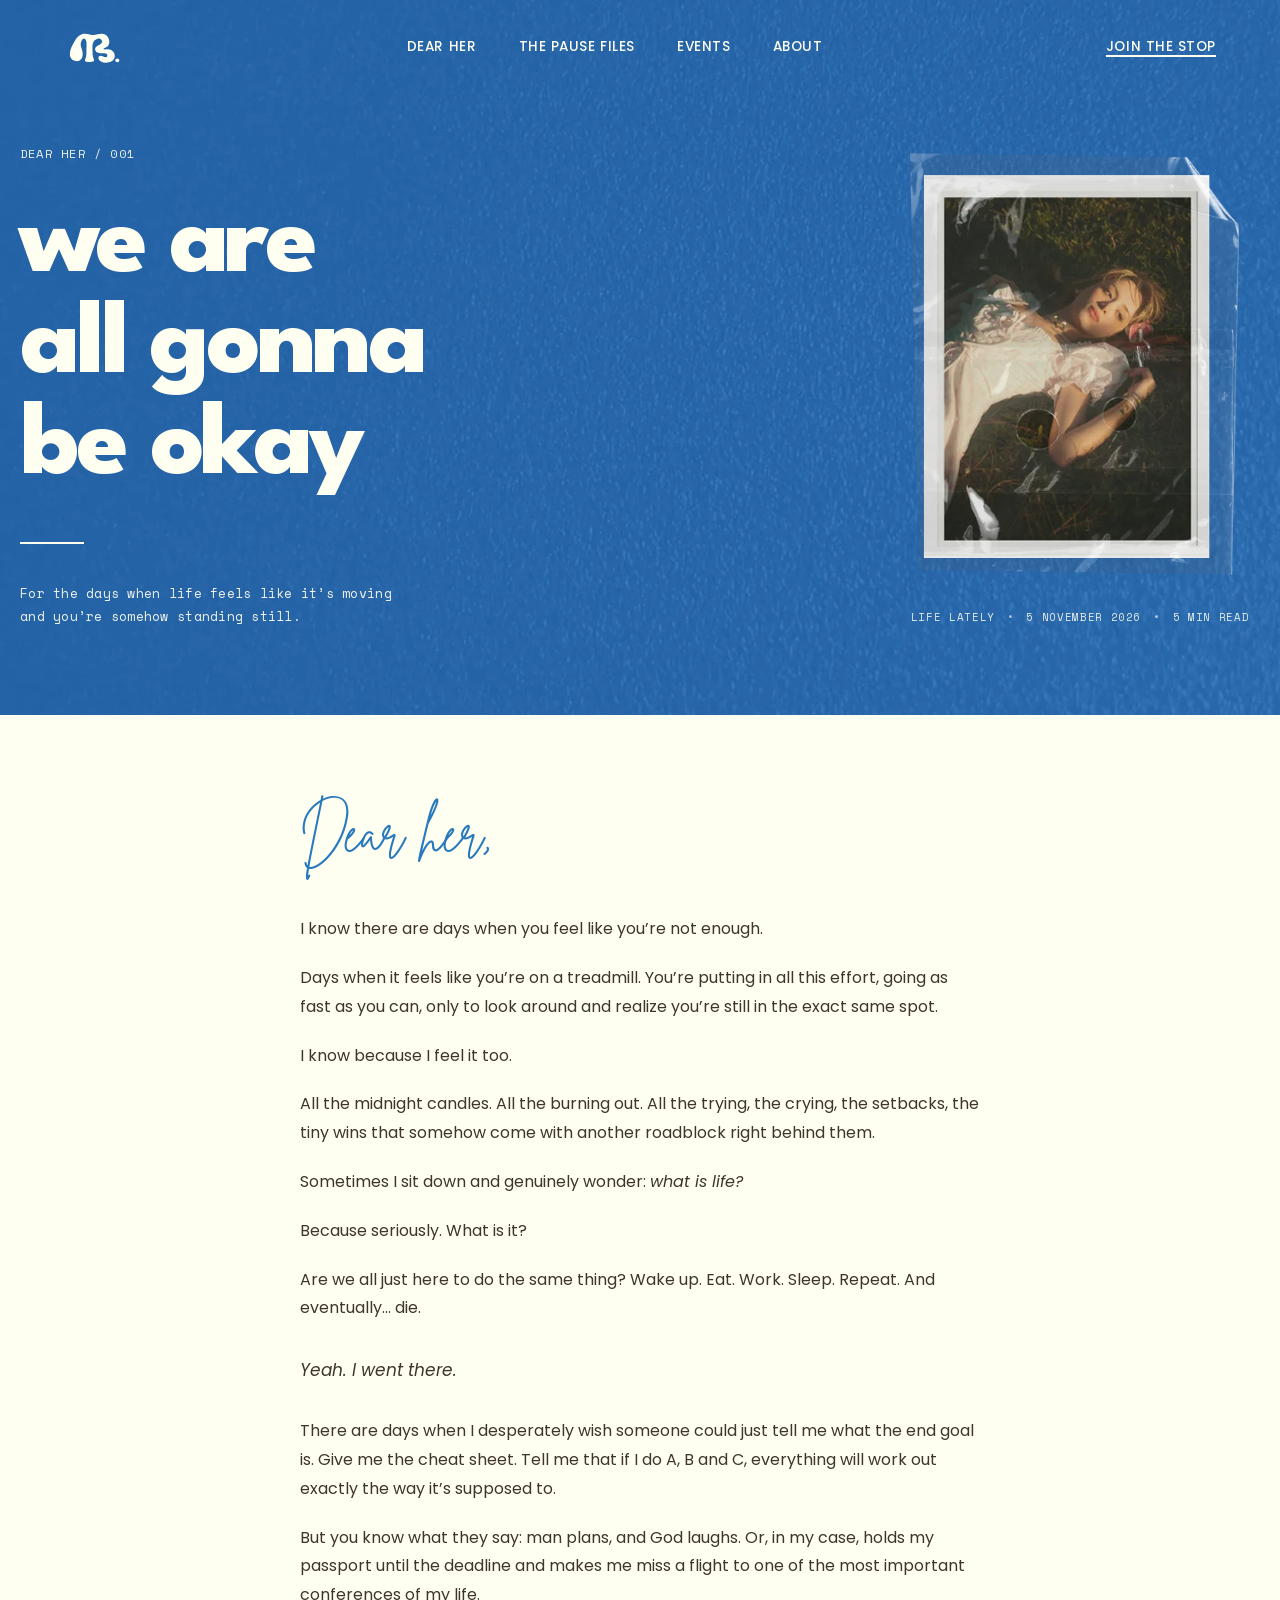
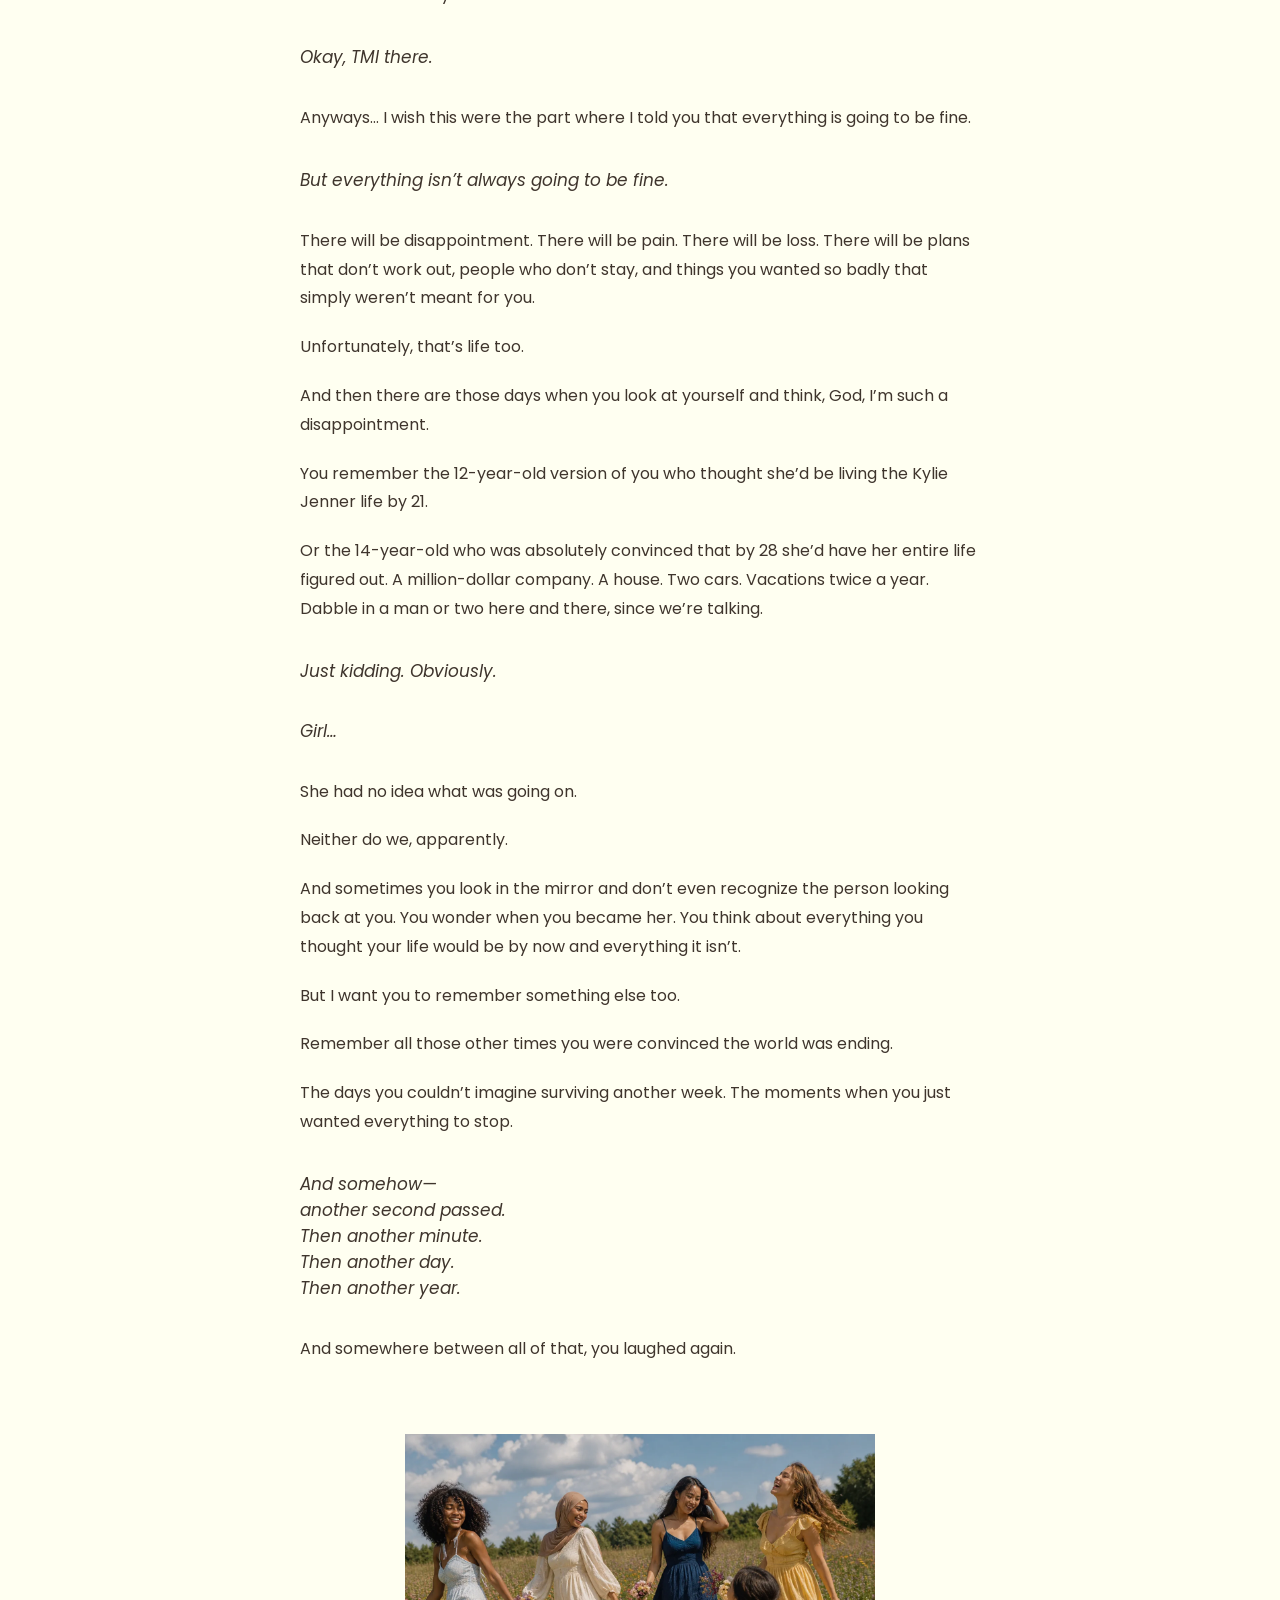
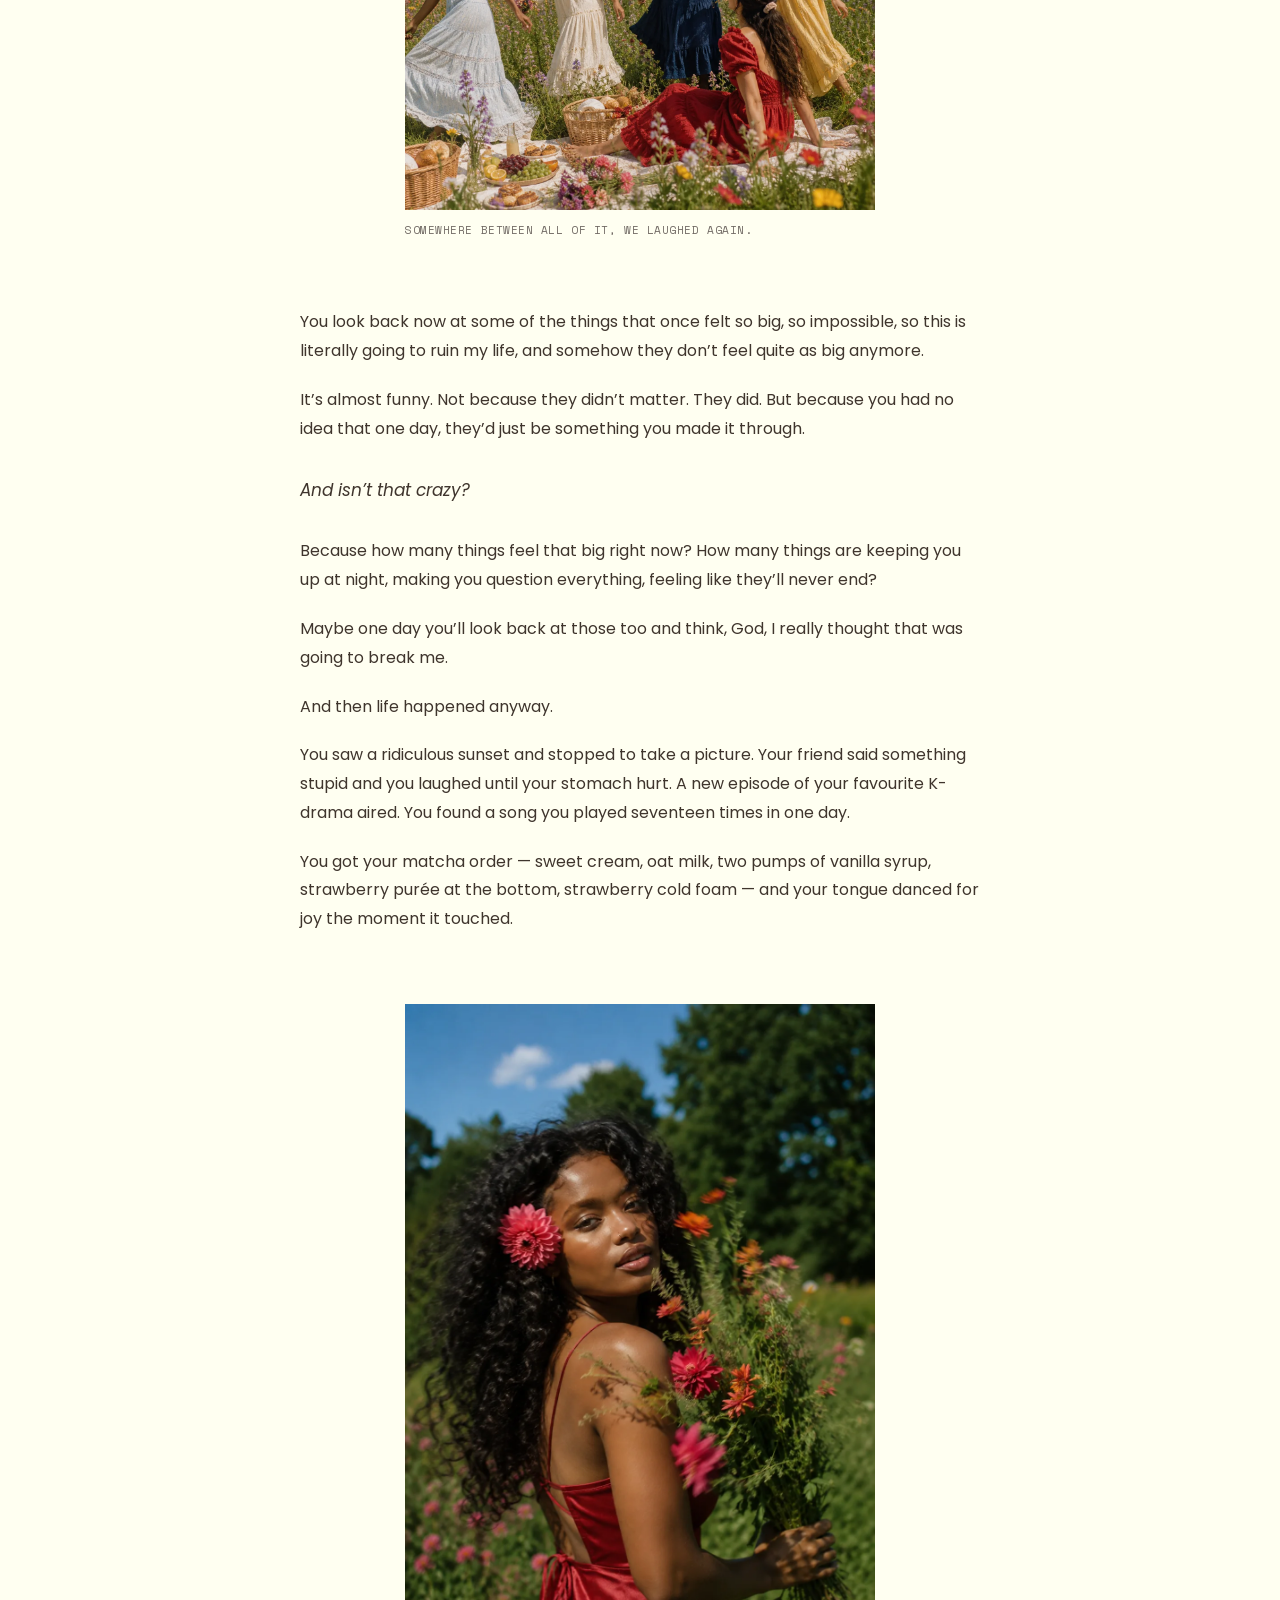
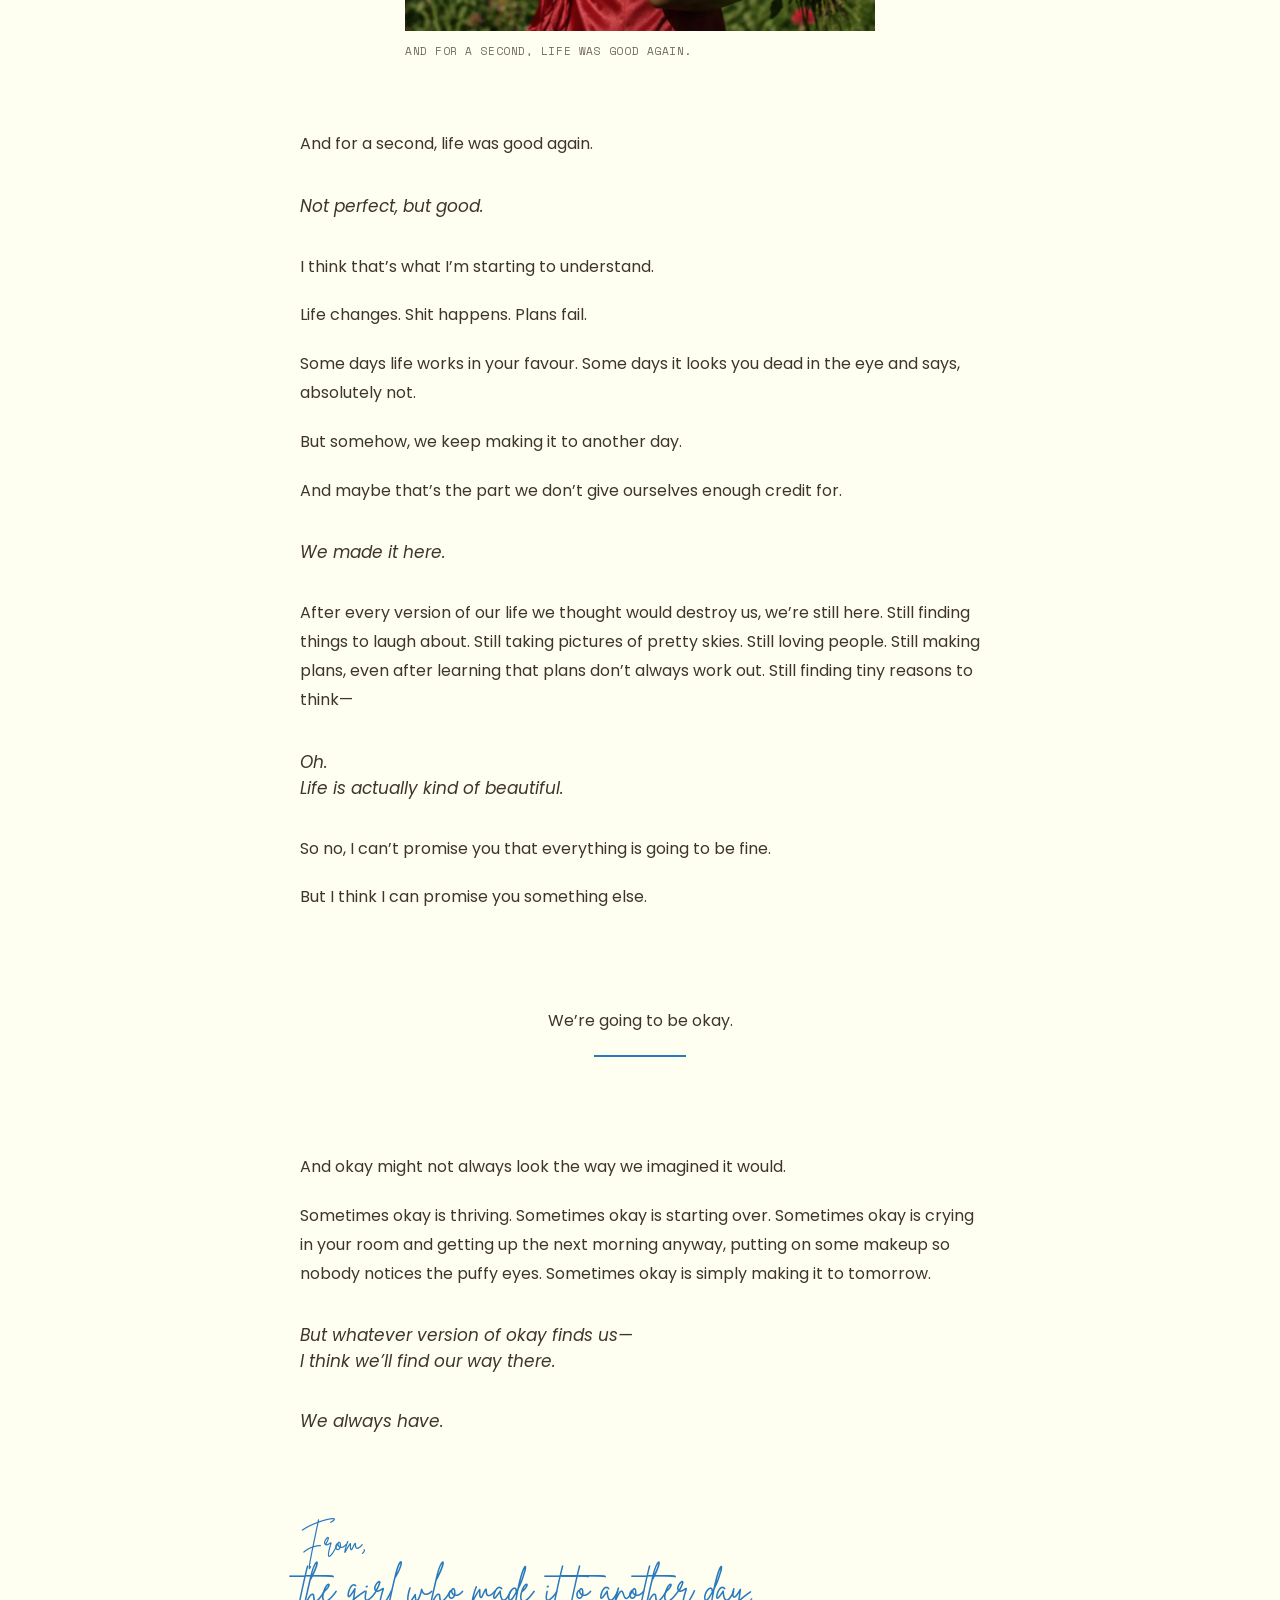
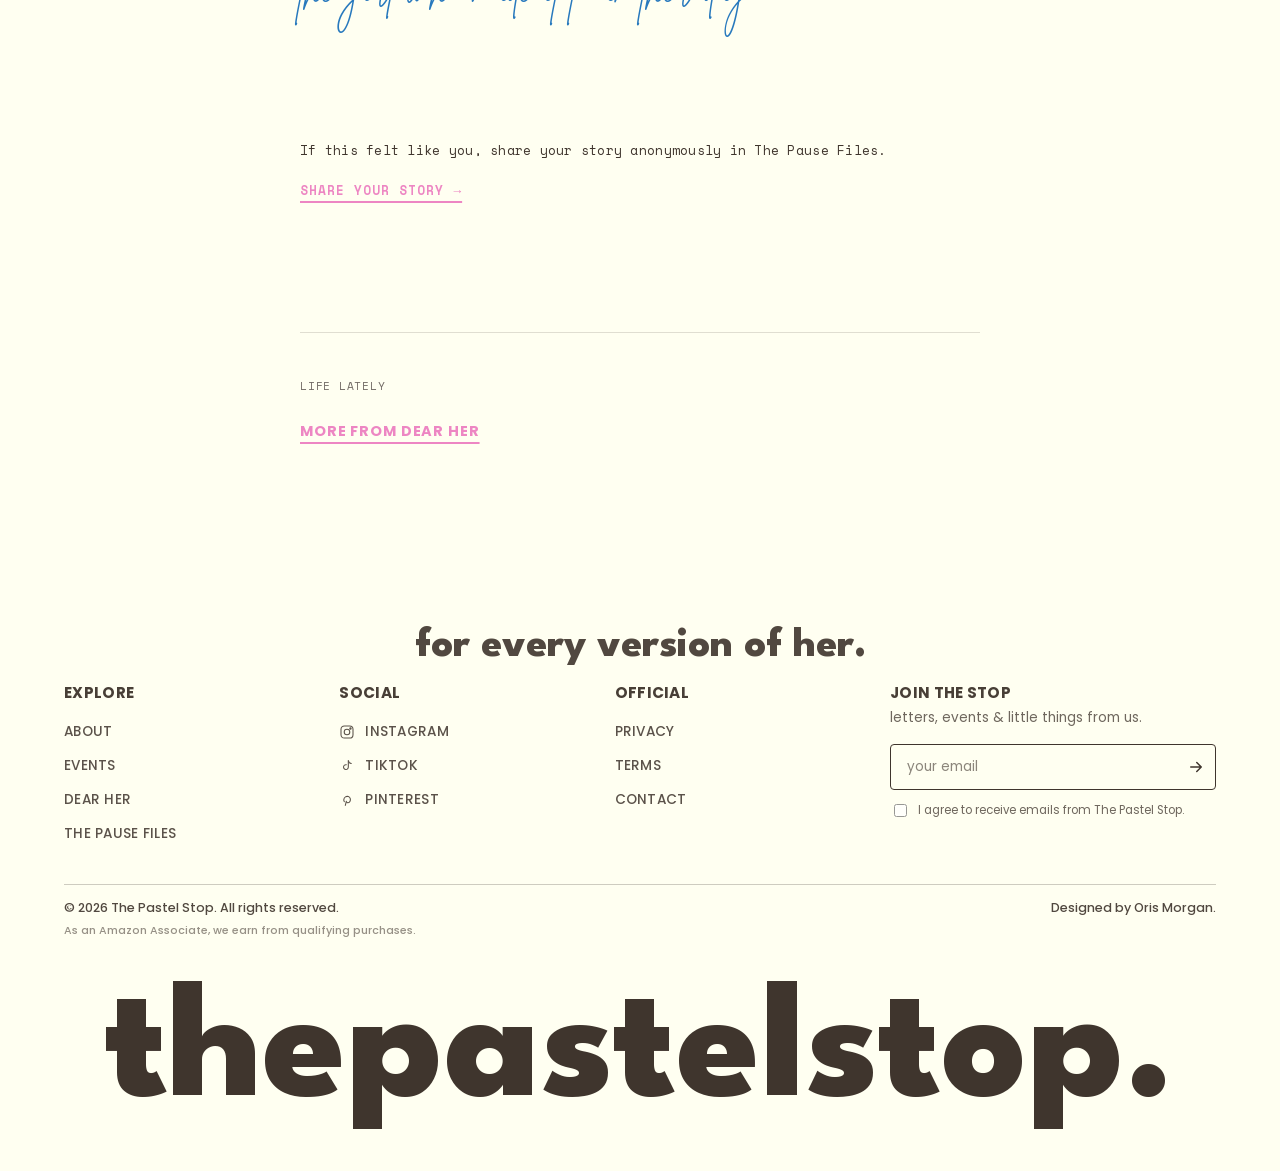
<file: we-are-all-gonna-be-okay.html>
<!DOCTYPE html>
<html lang="en">
<head>
<meta charset="UTF-8">
<meta name="viewport" content="width=device-width, initial-scale=1">
<title>When Life Feels Stuck: We Are All Gonna Be Okay | Dear Her</title>
<meta name="description" content="A letter for the days you feel behind, not enough, or like life is moving and you&rsquo;re standing still. From Dear Her at The Pastel Stop: we&rsquo;re going to be okay.">
<link rel="canonical" href="https://thepastelstop.com/we-are-all-gonna-be-okay">
<meta property="og:site_name" content="The Pastel Stop">
<meta property="og:type" content="article">
<meta property="article:published_time" content="2026-11-05">
<meta property="article:section" content="Dear Her">
<meta property="og:title" content="When Life Feels Stuck: We Are All Gonna Be Okay | Dear Her">
<meta property="og:description" content="A letter for the days you feel behind, not enough, or like life is moving and you&rsquo;re standing still. From Dear Her at The Pastel Stop: we&rsquo;re going to be okay.">
<meta property="og:url" content="https://thepastelstop.com/we-are-all-gonna-be-okay">
<meta property="og:image" content="https://thepastelstop.com/asset/opt/og-share.jpg">
<meta property="og:image:width" content="1200">
<meta property="og:image:height" content="630">
<meta property="og:image:alt" content="Four women together in a wildflower field, with the thepastelstop. wordmark.">
<meta name="twitter:card" content="summary_large_image">
<meta name="twitter:title" content="When Life Feels Stuck: We Are All Gonna Be Okay | Dear Her">
<meta name="twitter:description" content="A letter for the days you feel behind, not enough, or like life is moving and you&rsquo;re standing still. From Dear Her at The Pastel Stop: we&rsquo;re going to be okay.">
<meta name="twitter:image" content="https://thepastelstop.com/asset/opt/og-share.jpg">
<!--prerender:jsonld-->
<script type="application/ld+json">
{"@context":"https://schema.org","@type":"Article","headline":"We Are All Gonna Be Okay: A Letter for When Life Feels Stuck","description":"For the days when life feels like it’s moving and you’re somehow standing still.","datePublished":"2026-11-05","dateModified":"2026-11-06","articleSection":"Life Lately","wordCount":874,"inLanguage":"en","image":["https://thepastelstop.com/asset/opt/we-are-all-onna-image.webp"],"author":{"@type":"Organization","name":"The Pastel Stop"},"publisher":{"@type":"Organization","name":"The Pastel Stop","logo":{"@type":"ImageObject","url":"https://thepastelstop.com/apple-touch-icon.png"}},"mainEntityOfPage":"https://thepastelstop.com/we-are-all-gonna-be-okay","isPartOf":{"@type":"Blog","name":"Dear Her","url":"https://thepastelstop.com/dear-her"}}
</script>
<!--/prerender:jsonld-->
<link rel="icon" href="favicon.svg?v=6" type="image/svg+xml">
<link rel="icon" href="favicon-32.png?v=6" type="image/png" sizes="32x32">
<link rel="shortcut icon" href="favicon.ico?v=6">
<link rel="apple-touch-icon" href="apple-touch-icon.png?v=6">
<meta name="theme-color" content="#FFFFF1">
<link rel="preload" href="asset/fonts/league-spartan-normal-500-800.woff2" as="font" type="font/woff2" crossorigin>
<link rel="preload" href="asset/fonts/poppins-normal-400.woff2" as="font" type="font/woff2" crossorigin>
<link rel="stylesheet" href="styles.css?v=271">
<link rel="stylesheet" href="article.css?v=52">
</head>
<body class="article-page">
<a class="skip-link" href="#main">Skip to content</a>

<header class="site-header" id="site-header">
  <a class="site-header__logo" href="/" aria-label="The Pastel Stop — Home">
    <svg viewBox="70 60 280 160" xmlns="http://www.w3.org/2000/svg" role="img" aria-hidden="true">
      <path class="logo-mark" d="M 154.082031 80.261719 C 137.296875 86.390625 126.566406 101.261719 118.042969 116.359375 C 105.90625 136.640625 91.355469 165.785156 101.171875 189.675781 C 107.898438 205.210938 128.976562 210.800781 143.648438 203.25 C 153.695312 198.578125 157.492188 187.242188 157.882812 176.875 C 160.550781 148.125 140.765625 137.6875 152.152344 111.480469 C 158.960938 94.53125 171.351562 96.097656 174.890625 113.914062 C 176.984375 125.863281 175.941406 137.984375 175.460938 150.011719 C 174.972656 161.378906 176.304688 173.070312 174.109375 184.316406 C 171.03125 197.53125 160.972656 209.855469 183.019531 210.191406 C 190.65625 209.414062 212.316406 213.445312 211.542969 201.597656 C 211.03125 196.078125 207.070312 190.035156 205.988281 184.234375 C 204.335938 176.566406 204.558594 168.476562 204.40625 160.640625 C 203.816406 137.164062 199.949219 110.039062 227.425781 101.074219 C 241.148438 96.25 255.882812 110.304688 246 122.929688 C 238.898438 132.246094 224.71875 132.8125 218.589844 142.710938 C 213.109375 151.371094 218.90625 162.449219 227.5625 166.402344 C 236.960938 171.171875 247.425781 168.960938 257.660156 168.871094 C 262.894531 168.882812 267.742188 169.640625 271.089844 173.058594 C 274.726562 176.59375 275.542969 183.464844 271.121094 186.640625 C 261.5 192.3125 252.152344 180.539062 242.589844 180.699219 C 234.859375 180.25 230.023438 188.460938 232.476562 195.453125 C 234.171875 201.148438 239.011719 205.476562 244.105469 208.269531 C 266.167969 219.910156 303.488281 213.65625 308.609375 185.84375 C 310.519531 173.441406 303.683594 159.660156 292.269531 154.234375 C 284.859375 150.546875 275.925781 150.359375 267.65625 151.039062 C 257.574219 152.132812 250.488281 149.417969 262.179688 143.445312 C 267.839844 140.726562 273.886719 138.363281 277.917969 133.53125 C 287.128906 122.25 283.394531 104.792969 276.246094 93.210938 C 258.699219 65.570312 230.191406 84.796875 204.164062 83.191406 C 187.597656 81.980469 170.65625 73.707031 154.269531 80.191406 Z"/>
      <path class="logo-mark" d="M 330.492188 202.847656 C 330.492188 207.929688 326.183594 212.054688 320.867188 212.054688 C 315.554688 212.054688 311.242188 207.929688 311.242188 202.847656 C 311.242188 197.761719 315.554688 193.640625 320.867188 193.640625 C 326.183594 193.640625 330.492188 197.761719 330.492188 202.847656"/>
    </svg>
  </a>

  <nav class="site-header__nav" aria-label="Primary">
    <a href="/dear-her" aria-current="page">Dear Her</a>
    <!-- hidden until launch: <a href="#">Things We Love</a> -->
    <a href="/pause-files">The Pause Files</a>
    <a href="/events">Events</a>
    <a href="/about">About</a>
  </nav>

  <a href="#" class="site-header__cta">Join the Stop</a>

  <button class="site-header__menu-toggle" id="menu-toggle" aria-expanded="false" aria-controls="mobile-nav" aria-label="Open menu">
    <svg viewBox="0 0 24 24" fill="none" stroke="currentColor" stroke-width="1.6" stroke-linecap="round"><path d="M3 6h18M3 12h18M3 18h18"/></svg>
  </button>
</header>

<nav class="mobile-nav" id="mobile-nav" aria-label="Mobile">
  <a href="/dear-her">Dear Her</a>
  <!-- hidden until launch: <a href="#">Things We Love</a> -->
  <a href="/pause-files">The Pause Files</a>
  <a href="/events">Events</a>
  <a href="/about">About</a>
  <a href="#" class="is-cta">Join the Stop</a>
</nav>

<main id="main">

  <!-- Layer 1: hero / cover -->
  <section class="article-hero" style="--hero-color:#2978CC; --hero-bg-opacity:0.1;">
    <img class="article-hero__bg" src="asset/opt/blue-hero-textured.webp" alt="" aria-hidden="true" fetchpriority="high">
    <div class="article-hero__inner js-reveal">
      <div class="article-hero__text">
        <p class="article-hero__eyebrow">Dear Her / 001</p>
        <p class="article-hero__tag">Life Lately</p>
        <h1 class="article-hero__title">we are<br>all gonna<br>be okay</h1>
        <hr class="article-hero__divider">
        <p class="article-hero__subtitle">For the days when life feels like it&rsquo;s moving and you&rsquo;re somehow standing still.</p>
      </div>
      <div class="article-hero__photo">
        <div class="article-hero__image">
          <img src="asset/opt/we-are-all-onna-image.webp" alt="A girl lying in the grass, eyes closed, golden light overhead.">
        </div>
        <p class="article-hero__meta" id="article-meta"><!--prerender:meta--><span>Life Lately</span><span><time datetime="2026-11-05">5 November 2026</time></span><span>5 min read</span><!--/prerender:meta--></p>
      </div>
    </div>
  </section>

  <!-- Layer 2 + 3: reading area + content blocks -->
  <section class="article-reading">
    <div class="article-reading__inner">
      <p class="article-opening">Dear her,</p>
      <div id="article-body"><!--prerender:body--><p class="article-block article-block--paragraph"><span>I know there are days when you feel like you’re not enough.</span></p><p class="article-block article-block--paragraph"><span>Days when it feels like you’re on a treadmill. You’re putting in all this effort, going as fast as you can, only to look around and realize you’re still in the exact same spot.</span></p><p class="article-block article-block--paragraph"><span>I know because I feel it too.</span></p><p class="article-block article-block--paragraph"><span>All the midnight candles. All the burning out. All the trying, the crying, the setbacks, the tiny wins that somehow come with another roadblock right behind them.</span></p><p class="article-block article-block--paragraph"><span>Sometimes I sit down and genuinely wonder: <strong>what is life?</strong></span></p><p class="article-block article-block--paragraph"><span>Because seriously. What is it?</span></p><p class="article-block article-block--paragraph"><span>Are we all just here to do the same thing? Wake up. Eat. Work. Sleep. Repeat. And eventually… die.</span></p><p class="article-block article-block--emphasized"><span>Yeah. I went there.</span></p><p class="article-block article-block--paragraph"><span>There are days when I desperately wish someone could just tell me what the end goal is. Give me the cheat sheet. Tell me that if I do A, B and C, everything will work out exactly the way it’s supposed to.</span></p><p class="article-block article-block--paragraph"><span>But you know what they say: man plans, and God laughs. Or, in my case, holds my passport until the deadline and makes me miss a flight to one of the most important conferences of my life.</span></p><p class="article-block article-block--emphasized"><span>Okay, TMI there.</span></p><p class="article-block article-block--paragraph"><span>Anyways… I wish this were the part where I told you that everything is going to be fine.</span></p><p class="article-block article-block--emphasized"><span>But everything isn’t always going to be fine.</span></p><p class="article-block article-block--paragraph"><span>There will be disappointment. There will be pain. There will be loss. There will be plans that don’t work out, people who don’t stay, and things you wanted so badly that simply weren’t meant for you.</span></p><p class="article-block article-block--paragraph"><span>Unfortunately, that’s life too.</span></p><p class="article-block article-block--paragraph"><span>And then there are those days when you look at yourself and think, God, I’m such a disappointment.</span></p><p class="article-block article-block--paragraph"><span>You remember the 12-year-old version of you who thought she’d be living the Kylie Jenner life by 21.</span></p><p class="article-block article-block--paragraph"><span>Or the 14-year-old who was absolutely convinced that by 28 she’d have her entire life figured out. A million-dollar company. A house. Two cars. Vacations twice a year. Dabble in a man or two here and there, since we’re talking.</span></p><p class="article-block article-block--emphasized"><span>Just kidding. Obviously.</span></p><p class="article-block article-block--emphasized"><span>Girl…</span></p><p class="article-block article-block--paragraph"><span>She had no idea what was going on.</span></p><p class="article-block article-block--paragraph"><span>Neither do we, apparently.</span></p><p class="article-block article-block--paragraph"><span>And sometimes you look in the mirror and don’t even recognize the person looking back at you. You wonder when you became her. You think about everything you thought your life would be by now and everything it isn’t.</span></p><p class="article-block article-block--paragraph"><span>But I want you to remember something else too.</span></p><p class="article-block article-block--paragraph"><span>Remember all those other times you were convinced the world was ending.</span></p><p class="article-block article-block--paragraph"><span>The days you couldn’t imagine surviving another week. The moments when you just wanted everything to stop.</span></p><p class="article-block article-block--emphasized"><span>And somehow—<br>another second passed.<br>Then another minute.<br>Then another day.<br>Then another year.</span></p><p class="article-block article-block--paragraph"><span>And somewhere between all of that, you laughed again.</span></p><div class="article-block article-block--image js-reveal js-reveal--scale"><figure><img src="asset/opt/image-for-dear-her-article-2.webp" alt="Two friends laughing together outdoors." loading="lazy" decoding="async"><figcaption>Somewhere between all of it, we laughed again.</figcaption></figure></div><p class="article-block article-block--paragraph"><span>You look back now at some of the things that once felt so big, so impossible, so this is literally going to ruin my life, and somehow they don’t feel quite as big anymore.</span></p><p class="article-block article-block--paragraph"><span>It’s almost funny. Not because they didn’t matter. They did. But because you had no idea that one day, they’d just be something you made it through.</span></p><p class="article-block article-block--emphasized"><span>And isn’t that crazy?</span></p><p class="article-block article-block--paragraph"><span>Because how many things feel that big right now? How many things are keeping you up at night, making you question everything, feeling like they’ll never end?</span></p><p class="article-block article-block--paragraph"><span>Maybe one day you’ll look back at those too and think, God, I really thought that was going to break me.</span></p><p class="article-block article-block--paragraph"><span>And then life happened anyway.</span></p><p class="article-block article-block--paragraph"><span>You saw a ridiculous sunset and stopped to take a picture. Your friend said something stupid and you laughed until your stomach hurt. A new episode of your favourite K-drama aired. You found a song you played seventeen times in one day.</span></p><p class="article-block article-block--paragraph"><span>You got your matcha order — sweet cream, oat milk, two pumps of vanilla syrup, strawberry purée at the bottom, strawberry cold foam — and your tongue danced for joy the moment it touched.</span></p><div class="article-block article-block--image js-reveal js-reveal--scale is-small"><figure><img src="asset/opt/image-foer-dear-her-article.webp" alt="A woman in a red dress holding a bouquet of wildflowers." loading="lazy" decoding="async"><figcaption>And for a second, life was good again.</figcaption></figure></div><p class="article-block article-block--paragraph"><span>And for a second, life was good again.</span></p><p class="article-block article-block--emphasized"><span>Not perfect, but good.</span></p><p class="article-block article-block--paragraph"><span>I think that’s what I’m starting to understand.</span></p><p class="article-block article-block--paragraph"><span>Life changes. Shit happens. Plans fail.</span></p><p class="article-block article-block--paragraph"><span>Some days life works in your favour. Some days it looks you dead in the eye and says, absolutely not.</span></p><p class="article-block article-block--paragraph"><span>But somehow, we keep making it to another day.</span></p><p class="article-block article-block--paragraph"><span>And maybe that’s the part we don’t give ourselves enough credit for.</span></p><p class="article-block article-block--emphasized"><span>We made it here.</span></p><p class="article-block article-block--paragraph"><span>After every version of our life we thought would destroy us, we’re still here. Still finding things to laugh about. Still taking pictures of pretty skies. Still loving people. Still making plans, even after learning that plans don’t always work out. Still finding tiny reasons to think—</span></p><p class="article-block article-block--emphasized"><span>Oh.<br>Life is actually kind of beautiful.</span></p><p class="article-block article-block--paragraph"><span>So no, I can’t promise you that everything is going to be fine.</span></p><p class="article-block article-block--paragraph"><span>But I think I can promise you something else.</span></p><p class="article-block article-block--statement js-reveal">We’re going to be okay.<span class="article-block__underline"></span></p><p class="article-block article-block--paragraph"><span>And okay might not always look the way we imagined it would.</span></p><p class="article-block article-block--paragraph"><span>Sometimes okay is thriving. Sometimes okay is starting over. Sometimes okay is crying in your room and getting up the next morning anyway, putting on some makeup so nobody notices the puffy eyes. Sometimes okay is simply making it to tomorrow.</span></p><p class="article-block article-block--emphasized"><span>But whatever version of okay finds us—<br>I think we’ll find our way there.</span></p><p class="article-block article-block--emphasized"><span>We always have.</span></p><!--/prerender:body--></div>
      <div class="article-signoff js-reveal" id="article-signoff"><!--prerender:signoff--><p class="article-signoff__from">From,</p><p class="article-signoff__ending">the girl who made it to another day.</p><!--/prerender:signoff--></div>
      <div class="article-cta" id="article-cta"><!--prerender:cta--><p class="article-cta__text">If this felt like you, share your story anonymously in The Pause Files.</p><a class="article-cta__link" href="/share-your-story">Share your story &rarr;</a><!--/prerender:cta--></div>
      <nav class="article-nav" id="article-nav" aria-label="More Dear Her letters"><!--prerender:nav--><p class="article-nav__category">Life Lately</p><a class="article-nav__fallback" href="/dear-her">More from Dear Her</a><!--/prerender:nav--></nav>
    </div>
  </section>

</main>

<footer class="site-footer">

  <div class="site-footer__brand js-reveal">
    <p class="site-footer__tagline">for every version of her.</p>
  </div>

  <div class="site-footer__top" data-reveal-group data-reveal-stagger="100">

    <nav class="site-footer__col js-reveal" aria-label="Explore" data-reveal>
      <h3>Explore</h3>
      <a href="/about">About</a>
      <a href="/events">Events</a>
      <a href="/dear-her">Dear Her</a>
      <a href="/pause-files">The Pause Files</a>
    </nav>

    <div class="site-footer__col js-reveal" data-reveal>
      <h3>Social</h3>
      <div class="site-footer__socials">
        <a href="https://www.instagram.com/thepastelstop/" class="site-footer__social" aria-label="Instagram" target="_blank" rel="noopener noreferrer">
          <svg viewBox="0 0 24 24" fill="none" stroke="currentColor" stroke-width="1.6"><rect x="3" y="3" width="18" height="18" rx="5"/><circle cx="12" cy="12" r="4.2"/><circle cx="17.2" cy="6.8" r="1"/></svg>
          <span>Instagram</span>
        </a>
        <a href="https://www.tiktok.com/@thepastelstop" class="site-footer__social" aria-label="TikTok" target="_blank" rel="noopener noreferrer">
          <svg viewBox="0 0 24 24" fill="none" stroke="currentColor" stroke-width="1.6" stroke-linecap="round" stroke-linejoin="round"><path d="M14 4v9.6a3.6 3.6 0 1 1-3-3.55"/><path d="M14 4c.3 2.2 2 4 4.5 4.2"/></svg>
          <span>TikTok</span>
        </a>
        <a href="https://www.pinterest.com/thepastelstop/" class="site-footer__social" aria-label="Pinterest" target="_blank" rel="noopener noreferrer">
          <svg viewBox="0 0 24 24" fill="none" stroke="currentColor" stroke-width="1.6" stroke-linecap="round" stroke-linejoin="round"><path d="M9.5 20c.4-1.6 1-4.2 1.5-6.2"/><path d="M8 14.5C6.7 13 6.8 9 9.7 7.3c2.6-1.5 6.4-.6 7.2 2.5.7 2.6-.5 6-3.4 6.4-1.1.1-1.9-.4-2.2-1.2"/></svg>
          <span>Pinterest</span>
        </a>
      </div>
    </div>

    <nav class="site-footer__col js-reveal" aria-label="Official" data-reveal>
      <h3>Official</h3>
      <a href="/privacy">Privacy</a>
      <a href="/terms">Terms</a>
      <a href="/contact">Contact</a>
    </nav>

    <div class="site-footer__newsletter js-reveal" data-reveal>
      <h3>Join the Stop</h3>
      <p>letters, events &amp; little things from us.</p>
      <form class="site-footer__form">
        <label class="visually-hidden" for="footer-email">Email address</label>
        <div class="site-footer__input-wrap">
          <input type="email" id="footer-email" placeholder="your email" required>
          <button type="submit" aria-label="Subscribe">
            <svg viewBox="0 0 24 24" fill="none" stroke="currentColor" stroke-width="2" stroke-linecap="round" stroke-linejoin="round"><path d="M5 12h14M13 6l6 6-6 6"/></svg>
          </button>
        </div>
        <label class="site-footer__checkbox">
          <input type="checkbox" required>
          <span>I agree to receive emails from The Pastel Stop.</span>
        </label>
      </form>
    </div>

  </div>

  <div class="site-footer__divider"></div>

  <div class="site-footer__bottom">
    <p>&copy; 2026 The Pastel Stop. All rights reserved.</p>
    <p>Designed by Oris Morgan.</p>
    <p class="site-footer__disclosure">As an Amazon Associate, we earn from qualifying purchases.</p>
  </div>

  <div class="site-footer__wordmark-wrap">
    <p class="site-footer__wordmark">thepastelstop.</p>
  </div>
</footer>

<script>
  window.ARTICLE_DATA = {
    articleNumber: "001",
    title: "we are all gonna be okay",
    // used for the Article structured data (search engines), not shown on the page
    seoHeadline: "We Are All Gonna Be Okay: A Letter for When Life Feels Stuck",
    subtitle: "For the days when life feels like it’s moving and you’re somehow standing still.",
    category: "Life Lately",
    // ISO timestamp of first publish. The displayed date and the reading
    // time below are both derived from this + bodyBlocks — never hand-typed.
    publishedAt: "2026-11-05T09:00:00",
    heroColor: "#2978CC",
    heroBackgroundImage: "asset/opt/blue-hero-textured.webp",
    heroBackgroundImageOpacity: 0.1,
    heroImage: "asset/opt/we-are-all-onna-image.webp",
    heroImageAlt: "A girl lying in the grass, eyes closed, golden light overhead.",
    heroImageTreatment: "film", // baked into this photo already — see note in article.css
    editorialScrap: "notebook-scrap",
    signoff: "made it to another day.",
    // closing line + link shown after the signoff
    cta: { text: "If this felt like you, share your story anonymously in The Pause Files.", linkText: "Share your story", href: "/share-your-story" },
    previousArticle: null,
    nextArticle: null,
    relatedArticles: [],
    bodyBlocks: [
      { type: "paragraph", text: "I know there are days when you feel like you’re not enough." },
      { type: "paragraph", text: "Days when it feels like you’re on a treadmill. You’re putting in all this effort, going as fast as you can, only to look around and realize you’re still in the exact same spot." },
      { type: "paragraph", text: "I know because I feel it too." },
      { type: "paragraph", text: "All the midnight candles. All the burning out. All the trying, the crying, the setbacks, the tiny wins that somehow come with another roadblock right behind them." },
      { type: "paragraph", text: "Sometimes I sit down and genuinely wonder: **what is life?**" },
      { type: "paragraph", text: "Because seriously. What is it?" },
      { type: "paragraph", text: "Are we all just here to do the same thing? Wake up. Eat. Work. Sleep. Repeat. And eventually… die." },
      { type: "emphasizedParagraph", text: "Yeah. I went there." },
      { type: "paragraph", text: "There are days when I desperately wish someone could just tell me what the end goal is. Give me the cheat sheet. Tell me that if I do A, B and C, everything will work out exactly the way it’s supposed to." },
      { type: "paragraph", text: "But you know what they say: man plans, and God laughs. Or, in my case, holds my passport until the deadline and makes me miss a flight to one of the most important conferences of my life." },
      { type: "emphasizedParagraph", text: "Okay, TMI there." },
      { type: "paragraph", text: "Anyways… I wish this were the part where I told you that everything is going to be fine." },
      { type: "emphasizedParagraph", text: "But everything isn’t always going to be fine." },
      { type: "paragraph", text: "There will be disappointment. There will be pain. There will be loss. There will be plans that don’t work out, people who don’t stay, and things you wanted so badly that simply weren’t meant for you." },
      { type: "paragraph", text: "Unfortunately, that’s life too." },
      { type: "paragraph", text: "And then there are those days when you look at yourself and think, God, I’m such a disappointment." },
      { type: "paragraph", text: "You remember the 12-year-old version of you who thought she’d be living the Kylie Jenner life by 21." },
      { type: "paragraph", text: "Or the 14-year-old who was absolutely convinced that by 28 she’d have her entire life figured out. A million-dollar company. A house. Two cars. Vacations twice a year. Dabble in a man or two here and there, since we’re talking." },
      { type: "emphasizedParagraph", text: "Just kidding. Obviously." },
      { type: "emphasizedParagraph", text: "Girl…" },
      { type: "paragraph", text: "She had no idea what was going on." },
      { type: "paragraph", text: "Neither do we, apparently." },
      { type: "paragraph", text: "And sometimes you look in the mirror and don’t even recognize the person looking back at you. You wonder when you became her. You think about everything you thought your life would be by now and everything it isn’t." },
      { type: "paragraph", text: "But I want you to remember something else too." },
      { type: "paragraph", text: "Remember all those other times you were convinced the world was ending." },
      { type: "paragraph", text: "The days you couldn’t imagine surviving another week. The moments when you just wanted everything to stop." },
      { type: "emphasizedParagraph", text: "And somehow—\nanother second passed.\nThen another minute.\nThen another day.\nThen another year." },
      { type: "paragraph", text: "And somewhere between all of that, you laughed again." },
      { type: "imageWithCaption", src: "asset/opt/image-for-dear-her-article-2.webp", alt: "Two friends laughing together outdoors.", caption: "Somewhere between all of it, we laughed again." },
      { type: "paragraph", text: "You look back now at some of the things that once felt so big, so impossible, so this is literally going to ruin my life, and somehow they don’t feel quite as big anymore." },
      { type: "paragraph", text: "It’s almost funny. Not because they didn’t matter. They did. But because you had no idea that one day, they’d just be something you made it through." },
      { type: "emphasizedParagraph", text: "And isn’t that crazy?" },
      { type: "paragraph", text: "Because how many things feel that big right now? How many things are keeping you up at night, making you question everything, feeling like they’ll never end?" },
      { type: "paragraph", text: "Maybe one day you’ll look back at those too and think, God, I really thought that was going to break me." },
      { type: "paragraph", text: "And then life happened anyway." },
      { type: "paragraph", text: "You saw a ridiculous sunset and stopped to take a picture. Your friend said something stupid and you laughed until your stomach hurt. A new episode of your favourite K-drama aired. You found a song you played seventeen times in one day." },
      { type: "paragraph", text: "You got your matcha order — sweet cream, oat milk, two pumps of vanilla syrup, strawberry purée at the bottom, strawberry cold foam — and your tongue danced for joy the moment it touched." },
      { type: "imageWithCaption", size: "small", src: "asset/opt/image-foer-dear-her-article.webp", alt: "A woman in a red dress holding a bouquet of wildflowers.", caption: "And for a second, life was good again." },
      { type: "paragraph", text: "And for a second, life was good again." },
      { type: "emphasizedParagraph", text: "Not perfect, but good." },
      { type: "paragraph", text: "I think that’s what I’m starting to understand." },
      { type: "paragraph", text: "Life changes. Shit happens. Plans fail." },
      { type: "paragraph", text: "Some days life works in your favour. Some days it looks you dead in the eye and says, absolutely not." },
      { type: "paragraph", text: "But somehow, we keep making it to another day." },
      { type: "paragraph", text: "And maybe that’s the part we don’t give ourselves enough credit for." },
      { type: "emphasizedParagraph", text: "We made it here." },
      { type: "paragraph", text: "After every version of our life we thought would destroy us, we’re still here. Still finding things to laugh about. Still taking pictures of pretty skies. Still loving people. Still making plans, even after learning that plans don’t always work out. Still finding tiny reasons to think—" },
      { type: "emphasizedParagraph", text: "Oh.\nLife is actually kind of beautiful." },
      { type: "paragraph", text: "So no, I can’t promise you that everything is going to be fine." },
      { type: "paragraph", text: "But I think I can promise you something else." },
      { type: "largeStatement", text: "We’re going to be okay." },
      { type: "paragraph", text: "And okay might not always look the way we imagined it would." },
      { type: "paragraph", text: "Sometimes okay is thriving. Sometimes okay is starting over. Sometimes okay is crying in your room and getting up the next morning anyway, putting on some makeup so nobody notices the puffy eyes. Sometimes okay is simply making it to tomorrow." },
      { type: "emphasizedParagraph", text: "But whatever version of okay finds us—\nI think we’ll find our way there." },
      { type: "emphasizedParagraph", text: "We always have." }
    ]
  };
</script>
<script src="article.js?v=8"></script>
<script src="script.js"></script>
</body>
</html>
</file>
<file: styles.css>
@font-face {
  font-family: "League Spartan";
  font-style: normal;
  font-weight: 500 800;
  font-display: swap;
  src: url("asset/fonts/league-spartan-normal-500-800.woff2") format("woff2");
  unicode-range: U+0000-00FF, U+0131, U+0152-0153, U+02BB-02BC, U+02C6, U+02DA, U+02DC, U+0304, U+0308, U+0329, U+2000-206F, U+20AC, U+2122, U+2191, U+2193, U+2212, U+2215, U+FEFF, U+FFFD;
}
@font-face {
  font-family: "Poppins";
  font-style: italic;
  font-weight: 300;
  font-display: swap;
  src: url("asset/fonts/poppins-italic-300.woff2") format("woff2");
  unicode-range: U+0000-00FF, U+0131, U+0152-0153, U+02BB-02BC, U+02C6, U+02DA, U+02DC, U+0304, U+0308, U+0329, U+2000-206F, U+20AC, U+2122, U+2191, U+2193, U+2212, U+2215, U+FEFF, U+FFFD;
}
@font-face {
  font-family: "Poppins";
  font-style: italic;
  font-weight: 400;
  font-display: swap;
  src: url("asset/fonts/poppins-italic-400.woff2") format("woff2");
  unicode-range: U+0000-00FF, U+0131, U+0152-0153, U+02BB-02BC, U+02C6, U+02DA, U+02DC, U+0304, U+0308, U+0329, U+2000-206F, U+20AC, U+2122, U+2191, U+2193, U+2212, U+2215, U+FEFF, U+FFFD;
}
@font-face {
  font-family: "Poppins";
  font-style: normal;
  font-weight: 300;
  font-display: swap;
  src: url("asset/fonts/poppins-normal-300.woff2") format("woff2");
  unicode-range: U+0000-00FF, U+0131, U+0152-0153, U+02BB-02BC, U+02C6, U+02DA, U+02DC, U+0304, U+0308, U+0329, U+2000-206F, U+20AC, U+2122, U+2191, U+2193, U+2212, U+2215, U+FEFF, U+FFFD;
}
@font-face {
  font-family: "Poppins";
  font-style: normal;
  font-weight: 400;
  font-display: swap;
  src: url("asset/fonts/poppins-normal-400.woff2") format("woff2");
  unicode-range: U+0000-00FF, U+0131, U+0152-0153, U+02BB-02BC, U+02C6, U+02DA, U+02DC, U+0304, U+0308, U+0329, U+2000-206F, U+20AC, U+2122, U+2191, U+2193, U+2212, U+2215, U+FEFF, U+FFFD;
}
@font-face {
  font-family: "Poppins";
  font-style: normal;
  font-weight: 500;
  font-display: swap;
  src: url("asset/fonts/poppins-normal-500.woff2") format("woff2");
  unicode-range: U+0000-00FF, U+0131, U+0152-0153, U+02BB-02BC, U+02C6, U+02DA, U+02DC, U+0304, U+0308, U+0329, U+2000-206F, U+20AC, U+2122, U+2191, U+2193, U+2212, U+2215, U+FEFF, U+FFFD;
}
@font-face {
  font-family: "Poppins";
  font-style: normal;
  font-weight: 600;
  font-display: swap;
  src: url("asset/fonts/poppins-normal-600.woff2") format("woff2");
  unicode-range: U+0000-00FF, U+0131, U+0152-0153, U+02BB-02BC, U+02C6, U+02DA, U+02DC, U+0304, U+0308, U+0329, U+2000-206F, U+20AC, U+2122, U+2191, U+2193, U+2212, U+2215, U+FEFF, U+FFFD;
}
@font-face {
  font-family: "Poppins";
  font-style: normal;
  font-weight: 700;
  font-display: swap;
  src: url("asset/fonts/poppins-normal-700.woff2") format("woff2");
  unicode-range: U+0000-00FF, U+0131, U+0152-0153, U+02BB-02BC, U+02C6, U+02DA, U+02DC, U+0304, U+0308, U+0329, U+2000-206F, U+20AC, U+2122, U+2191, U+2193, U+2212, U+2215, U+FEFF, U+FFFD;
}
@font-face {
  font-family: "Space Mono";
  font-style: normal;
  font-weight: 400;
  font-display: swap;
  src: url("asset/fonts/space-mono-normal-400.woff2") format("woff2");
  unicode-range: U+0000-00FF, U+0131, U+0152-0153, U+02BB-02BC, U+02C6, U+02DA, U+02DC, U+0304, U+0308, U+0329, U+2000-206F, U+20AC, U+2122, U+2191, U+2193, U+2212, U+2215, U+FEFF, U+FFFD;
}
@font-face {
  font-family: "Space Mono";
  font-style: normal;
  font-weight: 700;
  font-display: swap;
  src: url("asset/fonts/space-mono-normal-700.woff2") format("woff2");
  unicode-range: U+0000-00FF, U+0131, U+0152-0153, U+02BB-02BC, U+02C6, U+02DA, U+02DC, U+0304, U+0308, U+0329, U+2000-206F, U+20AC, U+2122, U+2191, U+2193, U+2212, U+2215, U+FEFF, U+FFFD;
}

/* ---------------------------------------------------------
   The Pastel Stop — Design Tokens
   Structure is permanent; --season-* values are the only
   things that should change from one seasonal refresh to the next.
--------------------------------------------------------- */
@font-face {
  font-family: "Brittany Signature";
  src: url("asset/fonts/BrittanySignature.woff2") format("woff2"), url("asset/fonts/BrittanySignature.ttf") format("truetype");
  font-weight: 400;
  font-style: normal;
  font-display: swap;
}

:root {
  /* Permanent brand */
  --brand-pink: #ED86C3;
  --text-primary: #3F352D;
  --text-secondary: #6E6A61;
  --background-secondary: #FFFFFF;

  /* Seasonal — Summer '26 */
  --background-primary: #FFFFF1;
  --season-primary: #64ACF3;   /* sky blue */
  --season-primary-deep: #6491F3; /* sky blue, deeper — small supporting text */
  --season-secondary: #FFF78C; /* event / button yellow */
  --season-soft: #FFFABB;      /* hero / soft butter yellow */
  --dearher-stripe: #C6E4FF;   /* Dear Her section — candy stripe */
  --dearher-ink: #2978CC;      /* Dear Her section — script + poem text */

  /* Type */
  --font-display: "League Spartan", "Helvetica Neue", Arial, sans-serif;
  --font-ui: "Poppins", "Helvetica Neue", Arial, sans-serif;
  --font-script: "Brittany Signature", "Luxurious Script", "Brush Script MT", cursive;

  /* Motion */
  --ease-editorial: cubic-bezier(0.22, 0.61, 0.36, 1);
  --header-transition: 260ms;
  --card-transition: 400ms;
  --hover-transition: 200ms;
  --reveal-transition: 600ms;
}

@media (prefers-reduced-motion: reduce) {
  :root {
    --header-transition: 1ms;
    --card-transition: 1ms;
    --hover-transition: 1ms;
    --reveal-transition: 1ms;
  }
}

* {
  box-sizing: border-box;
}

html {
  scroll-behavior: smooth;
  overflow-x: hidden;
}

@media (prefers-reduced-motion: reduce) {
  html {
    scroll-behavior: auto;
  }
  *, *::before, *::after {
    animation-duration: 0.01ms !important;
    animation-iteration-count: 1 !important;
    transition-duration: 0.01ms !important;
    scroll-behavior: auto !important;
  }
  .js-reveal {
    opacity: 1 !important;
    transform: none !important;
  }
  .dearher-polaroid {
    opacity: 1 !important;
    translate: 0 0 !important;
  }
  .hero__media {
    transition: none !important;
  }
}

body {
  margin: 0;
  background: var(--background-primary);
  color: var(--text-primary);
  font-family: var(--font-ui);
  -webkit-font-smoothing: antialiased;
}

img {
  max-width: 100%;
  display: block;
}

a {
  color: inherit;
  text-decoration: none;
}

button {
  font-family: inherit;
  cursor: pointer;
}

:focus-visible {
  outline: 2px solid var(--season-primary);
  outline-offset: 3px;
}

.visually-hidden {
  position: absolute;
  width: 1px;
  height: 1px;
  padding: 0;
  margin: -1px;
  overflow: hidden;
  clip: rect(0, 0, 0, 0);
  white-space: nowrap;
  border: 0;
}

.skip-link {
  position: absolute;
  top: -100px;
  left: 16px;
  z-index: 200;
  background: var(--text-primary);
  color: var(--background-primary);
  padding: 12px 20px;
  border-radius: 4px;
  font-family: var(--font-ui);
  font-weight: 500;
  transition: top 200ms ease;
}

.skip-link:focus {
  top: 16px;
}

.js-reveal {
  transition: opacity var(--reveal-transition) var(--ease-editorial),
              transform var(--reveal-transition) var(--ease-editorial);
}

.js-reveal:not(.is-revealed) {
  opacity: 0 !important;
  transform: translateY(24px) !important;
}

.js-reveal.js-reveal--scale:not(.is-revealed) {
  transform: translateY(24px) scale(0.98) !important;
}

.js-reveal.is-revealed {
  transform: translateY(0);
}

.js-reveal.js-reveal--scale.is-revealed {
  transform: translateY(0) scale(1);
}

/* ---------------------------------------------------------
   Header
--------------------------------------------------------- */
.site-header {
  position: fixed;
  top: 0;
  left: 0;
  right: 0;
  z-index: 100;
  display: grid;
  grid-template-columns: auto 1fr auto;
  align-items: center;
  gap: 24px;
  padding: 30px clamp(24px, 5vw, 64px);
  background: transparent;
  border-bottom: 1px solid transparent;
  transition: background-color var(--header-transition) var(--ease-editorial),
              border-color var(--header-transition) var(--ease-editorial),
              padding var(--header-transition) var(--ease-editorial);
  color: var(--season-soft);
}

.site-header.is-scrolled {
  position: fixed;
  background: rgba(255, 255, 241, 0.92);
  backdrop-filter: blur(6px);
  border-bottom: 1px solid rgba(26, 23, 20, 0.08);
  padding-top: 18px;
  padding-bottom: 18px;
  color: var(--text-primary);
}

.site-header__logo {
  display: block;
  line-height: 0;
}

.site-header__logo svg {
  height: 34px;
  width: auto;
  display: block;
}

.site-header__logo .logo-mark {
  fill: currentColor;
  transition: fill var(--header-transition) var(--ease-editorial);
}

.site-header__nav {
  display: flex;
  align-items: center;
  justify-content: center;
  gap: clamp(20px, 3vw, 40px);
}

.site-header__nav a {
  font-family: var(--font-ui);
  font-size: 0.85rem;
  font-weight: 500;
  letter-spacing: 0.04em;
  text-transform: uppercase;
  color: currentColor;
  padding: 4px 2px;
  position: relative;
}

.site-header__nav a::after {
  content: "";
  position: absolute;
  left: 0;
  right: 100%;
  bottom: -3px;
  height: 1px;
  background: currentColor;
  transition: right var(--hover-transition) var(--ease-editorial);
}

.site-header__nav a:hover::after,
.site-header__nav a:focus-visible::after {
  right: 0;
}

.site-header__cta {
  font-family: var(--font-ui);
  font-size: 0.85rem;
  font-weight: 500;
  letter-spacing: 0.04em;
  text-transform: uppercase;
  color: currentColor;
  text-decoration: underline;
  text-underline-offset: 4px;
  text-decoration-color: var(--season-secondary);
  text-decoration-thickness: 2px;
  transition: text-decoration-color var(--header-transition) var(--ease-editorial);
}

.site-header__cta:hover,
.site-header__cta:focus-visible {
  font-weight: 800;
}

.site-header.is-scrolled .site-header__cta {
  text-decoration-color: var(--text-primary);
}

.site-header__menu-toggle {
  display: none;
  background: none;
  border: none;
  color: currentColor;
  padding: 8px;
}

.site-header__menu-toggle svg {
  width: 26px;
  height: 26px;
  display: block;
}

/* Mobile nav */
.mobile-nav {
  position: fixed;
  inset: 0;
  z-index: 99;
  background: var(--background-primary);
  display: flex;
  flex-direction: column;
  align-items: flex-start;
  justify-content: center;
  gap: 18px;
  padding: 32px clamp(24px, 8vw, 64px) 18vh;
  transform: translateY(-100%);
  transition: transform 320ms var(--ease-editorial);
}

.mobile-nav.is-open {
  transform: translateY(0);
}

.mobile-nav a {
  position: relative;
  display: block;
  width: 100%;
  font-family: var(--font-display);
  font-size: 1.3rem;
  font-weight: 400;
  text-transform: uppercase;
  letter-spacing: 0.005em;
  color: var(--text-primary);
  padding-bottom: 14px;
  border-bottom: 1px solid rgba(63, 53, 45, 0.15);
}

.mobile-nav a:last-child {
  border-bottom: none;
}

.mobile-nav a::after {
  content: "";
  position: absolute;
  left: 0;
  right: 100%;
  bottom: -2px;
  height: 2px;
  background: currentColor;
  transition: right var(--hover-transition) var(--ease-editorial);
}

.mobile-nav a:hover::after,
.mobile-nav a:focus-visible::after {
  right: 0;
}

.mobile-nav a.is-cta {
  color: var(--brand-pink);
}

.site-header.nav-open {
  color: var(--text-primary);
}

@media (max-width: 860px) {
  .site-header {
    grid-template-columns: auto 1fr;
  }
  .site-header__nav {
    display: none;
  }
  .site-header__cta {
    display: none;
  }
  .site-header__menu-toggle {
    display: block;
    justify-self: end;
  }
  .site-header__logo svg {
    height: 28px;
  }
}

@media (min-width: 641px) and (max-width: 860px) {
  .site-header__logo svg {
    height: 34px;
  }
  .site-header__menu-toggle svg {
    width: 30px;
    height: 30px;
  }
}

/* ---------------------------------------------------------
   Hero
--------------------------------------------------------- */
.hero {
  position: relative;
  height: 100svh;
  min-height: 560px;
  width: 100%;
  overflow: hidden;
  background: var(--text-primary);
}

.hero__track {
  position: absolute;
  inset: 0;
}

.hero__slide {
  position: absolute;
  inset: 0;
  opacity: 0;
  visibility: hidden;
  transition: opacity 900ms var(--ease-editorial), visibility 0s linear 900ms;
}

.hero__slide.is-active {
  opacity: 1;
  visibility: visible;
  z-index: 1;
  transition: opacity 900ms var(--ease-editorial), visibility 0s linear;
}

.hero__media {
  position: absolute;
  inset: 0;
  width: 100%;
  height: 100%;
  object-fit: cover;
  transform: scale(1);
  transition: transform 8000ms linear;
}

.hero__slide.is-active .hero__media {
  transform: scale(1.02);
}

.hero__slide--1 .hero__media {
  object-position: center 20%;
}

.hero__slide--2 .hero__media {
  object-position: right center;
  background: linear-gradient(180deg, #bfe0fb 0%, #8fc4f6 100%);
}

.hero__scrim {
  position: absolute;
  inset: 0;
  pointer-events: none;
}

.hero__slide--1 .hero__scrim {
  background: linear-gradient(180deg, rgba(0,0,0,0.12) 0%, rgba(0,0,0,0) 30%, rgba(0,0,0,0.35) 100%);
}

.hero__content {
  position: relative;
  z-index: 2;
  height: 100%;
  display: flex;
  flex-direction: column;
  justify-content: flex-end;
  padding: 0 clamp(24px, 5vw, 64px) clamp(48px, 8vh, 96px);
}

.hero__slide--1 .hero__content {
  align-items: center;
  text-align: center;
}

.hero__slide--1 .hero__title {
  font-family: var(--font-display);
  font-weight: 700;
  font-size: clamp(3.4rem, 13vw, 10rem);
  line-height: 0.95;
  color: var(--season-soft);
  margin: 0;
  letter-spacing: -0.01em;
}

.hero__slide--2 .hero__content {
  justify-content: center;
  max-width: 720px;
  /* keep the text block clear of the logo/header on every screen size */
  padding-top: clamp(104px, 15vh, 170px);
}

@media (min-width: 1200px) {
  /* on wide screens let "The Last Bloom" sit on one line instead of two */
  .hero__slide--2 .hero__content { max-width: 980px; }
}

.hero__eyebrow {
  font-family: var(--font-ui);
  font-size: 0.95rem;
  letter-spacing: 0.02em;
  color: #FFFFFF;
  margin: 0 0 clamp(52px, 5.6vw, 72px);
}

.hero__eyebrow strong {
  font-weight: 700;
}

.hero__script {
  font-family: var(--font-script);
  font-weight: 400;
  font-size: clamp(3rem, min(8vw, 12vh), 6rem);
  color: var(--season-soft);
  margin: 0 0 8px;
  line-height: 1;
}

.hero__display {
  display: flex;
  align-items: baseline;
  gap: 18px;
  margin: 14px 0 0;
  flex-wrap: wrap;
}

.hero__display-lead {
  font-family: var(--font-display);
  font-weight: 600;
  font-size: clamp(1.6rem, 3.5vw, 2.4rem);
  color: var(--season-soft);
  position: relative;
  top: -0.5em;
}

.hero__display-main {
  font-family: var(--font-display);
  font-weight: 800;
  font-size: clamp(3.2rem, min(9vw, 11vh), 6.4rem);
  color: var(--season-soft);
  line-height: 0.9;
}

.hero__subline {
  font-family: var(--font-ui);
  font-size: 1.05rem;
  color: #FFFFFF;
  margin: 22px 0 0;
}

.hero__cta {
  display: inline-flex;
  align-items: center;
  gap: 10px;
  margin-top: 34px;
  font-family: var(--font-ui);
  font-weight: 600;
  font-size: 0.95rem;
  letter-spacing: 0.03em;
  text-transform: uppercase;
  color: var(--season-secondary);
  text-decoration: underline;
  text-decoration-thickness: 2px;
  text-underline-offset: 6px;
  width: fit-content;
}

.hero__cta svg {
  width: 18px;
  height: 18px;
  transition: transform 220ms var(--ease-editorial);
}

.hero__cta:hover svg,
.hero__cta:focus-visible svg {
  transform: translateX(6px);
}

.hero__controls {
  position: absolute;
  left: 50%;
  transform: translateX(-50%);
  bottom: clamp(20px, 4vh, 36px);
  z-index: 3;
  display: flex;
  gap: 10px;
}

.hero__dot {
  width: 9px;
  height: 9px;
  border-radius: 50%;
  border: 1.5px solid var(--season-soft);
  background: transparent;
  padding: 0;
  transition: background-color 220ms var(--ease-editorial), transform 220ms var(--ease-editorial);
}

.hero__dot.is-active {
  background: var(--season-soft);
  transform: scale(1.15);
}

@media (max-width: 900px) {
  .hero__eyebrow {
    margin-bottom: 56px;
  }
  .hero__script {
    margin-bottom: 8px;
  }
  .hero__display {
    margin-top: 12px;
  }
}

@media (max-width: 640px) {
  .hero {
    height: 72svh;
    min-height: 540px;
  }
  .hero__slide--1 .hero__content,
  .hero__slide--2 .hero__content {
    padding-bottom: 88px;
    max-width: 100%;
  }
  .hero__eyebrow {
    margin-bottom: 46px;
  }
  .hero__script {
    margin-bottom: 8px;
  }
  .hero__display {
    gap: 10px;
    margin-top: 14px;
  }
  .hero__media {
    filter: saturate(0.8) brightness(0.98) contrast(0.96);
  }
  .hero__slide--2 .hero__media {
    object-position: 68% center;
  }
}

/* ---------------------------------------------------------
   Currently at the Stop
--------------------------------------------------------- */
.stop-section {
  background: var(--background-primary);
  padding: clamp(72px, 10vw, 120px) clamp(24px, 5vw, 64px) clamp(80px, 9vw, 110px);
}

.stop-section__header {
  max-width: 900px;
  margin: 0 0 clamp(28px, 4vw, 44px);
}

.stop-section__title {
  font-family: var(--font-display);
  font-weight: 700;
  font-size: clamp(3rem, 7.5vw, 6rem);
  color: var(--season-primary);
  margin: 0;
  line-height: 1;
}

.stop-section__subtitle {
  font-family: var(--font-ui);
  font-size: 0.90rem;
  letter-spacing: 0.02em;
  color: var(--dearher-ink);
  opacity: 0.85;
  margin: 6px 0 0;
}

.stop-grid {
  display: grid;
  grid-template-columns: repeat(4, 1fr);
  gap: clamp(16px, 2vw, 28px);
  align-items: start;
}

.stop-card {
  position: relative;
}

.stop-card__link {
  display: block;
  color: inherit;
  text-decoration: none;
  -webkit-tap-highlight-color: transparent;
}
.stop-card__link:focus-visible { outline: 2px solid var(--season-primary); outline-offset: 6px; border-radius: 6px; }

.stop-card__frame {
  position: relative;
  overflow: hidden;
  border-radius: 6px;
  aspect-ratio: 9 / 10;
  background: var(--background-secondary);
  transform: scale(1);
  transition: transform var(--card-transition) var(--ease-editorial),
              box-shadow var(--card-transition) var(--ease-editorial);
  transform-origin: center bottom;
  will-change: transform;
}

.stop-card__frame::after {
  content: "";
  position: absolute;
  inset: 0;
  background-image: url("data:image/svg+xml;utf8,<svg xmlns='http://www.w3.org/2000/svg'><filter id='n'><feTurbulence type='fractalNoise' baseFrequency='0.9' numOctaves='2' stitchTiles='stitch'/></filter><rect width='100%25' height='100%25' filter='url(%23n)'/></svg>");
  opacity: 0.12;
  mix-blend-mode: overlay;
  pointer-events: none;
}

.stop-card__frame img {
  width: 100%;
  height: 100%;
  object-fit: cover;
  display: block;
}

.stop-card__img--crop {
  transform: scale(1.18);
  transform-origin: center;
}

.stop-grid:hover .stop-card__frame,
.stop-grid:has(:focus-visible) .stop-card__frame {
  transform: scale(0.94);
}

.stop-card:hover .stop-card__frame,
.stop-card:has(:focus-visible) .stop-card__frame {
  transform: scale(1.08);
  box-shadow: 0 24px 48px -20px rgba(26, 23, 20, 0.35);
  z-index: 2;
}

.stop-card__meta {
  margin-top: 16px;
}

.stop-card__label {
  display: block;
  font-family: var(--font-ui);
  font-size: 0.9375rem;
  font-weight: 700;
  letter-spacing: 0.03em;
  text-transform: uppercase;
  color: var(--season-primary);
  margin-bottom: 6px;
}

.stop-card__arrow {
  width: 0.95em;
  height: 0.95em;
  margin-left: 6px;
  vertical-align: -0.1em;
  transition: transform 280ms var(--ease-editorial);
}
.stop-card:hover .stop-card__arrow,
.stop-card__link:focus-visible .stop-card__arrow { transform: translate(3px, -3px); }

.stop-card__title {
  font-family: var(--font-ui);
  font-weight: 400;
  font-size: 0.8125rem;
  color: var(--dearher-ink);
  line-height: 1.35;
}

.stop-section__footer {
  margin-top: clamp(40px, 6vw, 64px);
  text-align: center;
}

.stop-section__link {
  display: inline-flex;
  align-items: center;
  gap: 10px;
  font-family: var(--font-ui);
  font-weight: 600;
  font-size: 1.15rem;
  letter-spacing: 0.03em;
  text-transform: uppercase;
  color: var(--dearher-ink);
  text-decoration: underline;
  text-decoration-thickness: 2px;
  text-underline-offset: 6px;
}

.stop-section__link svg {
  width: 20px;
  height: 20px;
  transition: transform 280ms var(--ease-editorial);
}

.stop-section__link:hover svg,
.stop-section__link:focus-visible svg {
  transform: translateX(12px);
}

@media (max-width: 900px) {
  .stop-grid {
    grid-template-columns: repeat(4, minmax(180px, 1fr));
    overflow-x: auto;
    scroll-snap-type: x proximity;
    padding-bottom: 8px;
    /* bleed to the screen edges while the first card still lines up with the page margin */
    margin: 0 calc(-1 * clamp(24px, 5vw, 64px));
    padding-left: clamp(24px, 5vw, 64px);
    padding-right: clamp(24px, 5vw, 64px);
    scroll-padding-inline: clamp(24px, 5vw, 64px);
  }
  .stop-card {
    scroll-snap-align: start;
  }
  .stop-grid:hover .stop-card__frame,
  .stop-grid:has(:focus-visible) .stop-card__frame {
    transform: scale(1);
  }
  .stop-card:hover .stop-card__frame,
  .stop-card:has(:focus-visible) .stop-card__frame {
    transform: scale(1.04);
  }
}

@media (max-width: 640px) {
  .stop-grid {
    grid-auto-columns: 72%;
    grid-template-columns: unset;
    grid-auto-flow: column;
  }
}

/* ---------------------------------------------------------
   Dear Her
--------------------------------------------------------- */
.dearher-section {
  background: var(--background-primary);
  padding-top: clamp(28px, 4vw, 44px);
  scroll-margin-top: 100px;
}

.dearher-section__stripes {
  background: repeating-linear-gradient(
    90deg,
    var(--background-primary) 0,
    var(--background-primary) 44px,
    var(--dearher-stripe) 44px,
    var(--dearher-stripe) 88px
  );
  padding: clamp(40px, 5vw, 60px) clamp(24px, 5vw, 64px) clamp(52px, 6vw, 76px);
}

.dearher-polaroids {
  display: flex;
  justify-content: center;
  align-items: center;
  max-width: 980px;
  margin: 0 auto clamp(24px, 3.5vw, 36px);
}

.dearher-polaroid {
  --rot: 0deg;
  --tx: 0px;
  --ty: 0px;
  --sc: 1;
  --reveal-y: 26px;
  width: clamp(130px, 16vw, 220px);
  height: auto;
  margin-left: -68px;
  box-shadow: 0 16px 30px -12px rgba(35, 31, 32, 0.35);
  transform: rotate(var(--rot)) scale(var(--sc));
  translate: var(--tx) calc(var(--ty) + var(--reveal-y));
  opacity: 0;
  transition: transform 320ms var(--ease-editorial),
              translate 650ms var(--ease-editorial),
              opacity 650ms var(--ease-editorial),
              box-shadow 320ms var(--ease-editorial);
  will-change: transform, translate;
}

.dearher-polaroid.is-revealed {
  --reveal-y: 0px;
  opacity: 1;
}

.dearher-polaroid:first-child {
  margin-left: 0;
}

.dearher-polaroid:nth-child(1) {
  --rot: -16deg;
  --tx: 6px;
  --ty: 22px;
  z-index: 2;
}

.dearher-polaroid:nth-child(2) {
  --rot: 9deg;
  --tx: -4px;
  --ty: -26px;
  z-index: 3;
}

.dearher-polaroid:nth-child(3) {
  --rot: -4deg;
  --tx: 0px;
  --ty: 10px;
  --sc: 1.06;
  z-index: 4;
}

.dearher-polaroid:nth-child(4) {
  --rot: 14deg;
  --tx: 2px;
  --ty: -14px;
  z-index: 3;
}

.dearher-polaroid:nth-child(5) {
  --rot: -11deg;
  --tx: -6px;
  --ty: 20px;
  z-index: 1;
}

.dearher-polaroid:hover {
  transform: rotate(0deg) scale(1.06);
  translate: var(--tx) calc(var(--ty) - 16px);
  z-index: 10;
}

.dearher-letter-link {
  display: block;
  color: inherit;
  text-decoration: none;
  transition: opacity var(--hover-transition) var(--ease-editorial);
}

.dearher-heading {
  transition: opacity var(--reveal-transition) var(--ease-editorial),
              transform var(--reveal-transition) var(--ease-editorial),
              scale 320ms var(--ease-editorial),
              color 320ms var(--ease-editorial);
}
.dearher-letter-link:focus-visible .dearher-heading { scale: 1.06; color: var(--brand-pink); }
@media (hover: hover) {
  .dearher-letter-link:hover .dearher-heading { scale: 1.06; color: var(--brand-pink); }
}

.dearher-heading {
  font-family: var(--font-script);
  font-weight: 400;
  font-size: clamp(2.4rem, 5.5vw, 4rem);
  color: var(--dearher-ink);
  text-align: center;
  margin: 0 0 16px;
}

.dearher-poem {
  font-family: var(--font-ui);
  font-style: italic;
  font-size: clamp(0.78rem, 1.05vw, 0.9rem);
  line-height: 1.6;
  color: var(--dearher-ink);
  text-align: center;
  max-width: 520px;
  margin: 0 auto;
}

.dearher-poem--closing {
  margin-top: 14px;
}

.dearher-signature {
  font-family: var(--font-ui);
  font-style: italic;
  font-weight: 600;
  font-size: 0.95rem;
  color: var(--dearher-ink);
  text-align: center;
  margin: 26px 0 0;
}

@media (max-width: 640px) {
  .dearher-polaroids {
    max-width: 100%;
    padding: 0 8px;
  }
  .dearher-polaroid {
    width: clamp(58px, 17vw, 78px);
    margin-left: -15px;
    box-shadow: 0 10px 20px -10px rgba(35, 31, 32, 0.35);
  }
}

/* ---------------------------------------------------------
   Footer
--------------------------------------------------------- */
.site-footer {
  position: relative;
  background: var(--background-primary);
  color: var(--text-primary);
  padding: clamp(40px, 5vw, 64px) clamp(24px, 5vw, 64px) 0;
  overflow: hidden;
}

.site-footer__brand {
  display: flex;
  justify-content: center;
  margin-bottom: clamp(10px, 1.5vw, 16px);
}

.site-footer__tagline {
  font-family: var(--font-display);
  font-weight: 800;
  font-size: clamp(1.8rem, 3.5vw, 2.6rem);
  text-transform: none;
  letter-spacing: 0;
  text-align: center;
  color: var(--text-primary);
  opacity: 0.9;
  margin: 0;
}

.site-footer__top {
  display: grid;
  grid-template-columns: 1fr 1fr 1fr 1.2fr;
  align-items: start;
  gap: 32px;
  padding-bottom: clamp(24px, 4vw, 40px);
}

.site-footer__col {
  display: flex;
  flex-direction: column;
  gap: 14px;
}

.site-footer__col h3,
.site-footer__newsletter h3 {
  display: block;
  font-family: var(--font-ui);
  font-size: 0.95rem;
  font-weight: 800;
  letter-spacing: 0.02em;
  text-transform: uppercase;
  color: var(--text-primary);
  opacity: 0.95;
  margin: 0 0 4px;
  width: fit-content;
}

.site-footer__col a {
  font-family: var(--font-ui);
  font-size: 0.85rem;
  font-weight: 500;
  letter-spacing: 0.02em;
  text-transform: uppercase;
  color: var(--text-primary);
  opacity: 0.85;
  width: fit-content;
}

@media (max-width: 640px) {
  /* mobile only: quieter link columns so the tagline leads */
  .site-footer__col h3,
  .site-footer__newsletter h3 { font-size: 0.8rem; }
  .site-footer__col a { font-size: 0.72rem; }
}

.site-footer__col a:hover,
.site-footer__col a:focus-visible {
  opacity: 1;
  text-decoration: underline;
  text-decoration-color: var(--text-primary);
}

.site-footer__socials {
  display: flex;
  flex-direction: column;
  align-items: flex-start;
  gap: 14px;
}

/* icon + word, laid out like the other footer links */
.site-footer__social {
  display: flex;
  align-items: center;
  gap: 10px;
  width: fit-content;
  color: var(--text-primary);
}

.site-footer__social svg {
  width: 16px;
  height: 16px;
  flex: none;
}

.site-footer__newsletter p {
  font-family: var(--font-ui);
  font-size: 0.85rem;
  line-height: 1.5;
  color: var(--text-primary);
  opacity: 0.75;
  margin: 0 0 16px;
}

.site-footer__form {
  display: flex;
  flex-direction: column;
  gap: 12px;
}

.site-footer__input-wrap {
  display: flex;
  align-items: center;
  border: 1.5px solid var(--text-primary);
  border-radius: 4px;
  padding: 4px 4px 4px 12px;
}

.site-footer__input-wrap input[type="email"] {
  flex: 1;
  border: none;
  background: none;
  font-family: var(--font-ui);
  font-size: 0.85rem;
  color: var(--text-primary);
  padding: 8px 4px;
}

.site-footer__input-wrap input[type="email"]::placeholder {
  color: var(--text-primary);
  opacity: 0.6;
}

.site-footer__input-wrap input[type="email"]:focus {
  outline: none;
}

.site-footer__input-wrap button {
  display: flex;
  align-items: center;
  justify-content: center;
  width: 30px;
  height: 30px;
  border-radius: 3px;
  border: none;
  background: none;
  color: var(--text-primary);
  flex-shrink: 0;
}

.site-footer__input-wrap button svg {
  width: 18px;
  height: 18px;
  transition: transform 220ms var(--ease-editorial);
}

.site-footer__input-wrap button:hover svg,
.site-footer__input-wrap button:focus-visible svg {
  transform: translateX(4px);
}

.site-footer__checkbox {
  display: flex;
  align-items: flex-start;
  gap: 8px;
  font-family: var(--font-ui);
  font-size: 0.72rem;
  line-height: 1.4;
  color: var(--text-primary);
  opacity: 0.75;
  cursor: pointer;
}

.site-footer__checkbox input {
  margin-top: 2px;
  accent-color: var(--text-primary);
  flex-shrink: 0;
}

.site-footer__form-success {
  font-family: var(--font-ui);
  font-weight: 600;
  font-size: 0.85rem;
  color: var(--text-primary);
  border: 1.5px solid var(--text-primary);
  border-radius: 4px;
  padding: 12px;
  margin: 0;
}

.site-footer__form-error {
  margin: 10px 0 0;
  font-family: var(--font-ui);
  font-weight: 500;
  font-size: 0.8rem;
  line-height: 1.4;
  color: #A3324F;
}
.site-footer__form-error:empty { display: none; }

/* Turnstile's occasional check box (invisible for most people) */
.tps-turnstile { margin-top: 12px; }

.site-footer__divider {
  height: 1px;
  background: var(--text-primary);
  opacity: 0.25;
}

.site-footer__bottom {
  padding: 14px 0;
  display: flex;
  align-items: center;
  justify-content: space-between;
  flex-wrap: wrap;
  gap: 6px 16px;
  font-family: var(--font-ui);
  font-weight: 500;
  font-size: 0.78rem;
  color: var(--text-primary);
  opacity: 0.9;
}

.site-footer__bottom p {
  margin: 0;
}

.site-footer__disclosure {
  flex-basis: 100%;
  font-size: 0.68rem;
  opacity: 0.6;
}

.site-footer__wordmark-wrap {
  position: relative;
  margin: clamp(6px, 1vw, 12px) calc(-1 * clamp(24px, 5vw, 64px)) 0;
  padding: clamp(8px, 1.5vw, 16px) 0 clamp(24px, 4vw, 40px);
  overflow: hidden;
}

.site-footer__wordmark {
  font-family: var(--font-display);
  font-weight: 800;
  font-size: clamp(4rem, 13vw, 11.5rem);
  color: var(--text-primary);
  margin: 0;
  line-height: 0.9;
  text-align: center;
  padding: 0 clamp(16px, 3vw, 40px);
}

@media (max-width: 980px) {
  .site-footer__top {
    grid-template-columns: repeat(3, 1fr);
    gap: 40px 24px;
  }
  .site-footer__top > :nth-child(4) { grid-column: 1 / -1; }
}

/* phones: three columns like the reference (Explore | Social | Official), Join the Stop on its own row below; left aligned.
   Columns take only the width they need and spread across the row, so nothing is jammed together. */
@media (max-width: 760px) {
  .site-footer__top {
    grid-template-columns: repeat(3, max-content);
    justify-content: space-between;
    gap: 40px 12px;
  }
  .site-footer__col, .site-footer__socials { gap: 16px; }
  .site-footer__social { gap: 7px; }
}

@media (max-width: 360px) {
  .site-footer__top { column-gap: 8px; }
  .site-footer__col a, .site-footer__social { font-size: 0.66rem; }
  .site-footer__social svg { width: 14px; height: 14px; }
}

@media (max-width: 560px) {
  .site-footer__wordmark {
    font-size: 13.5vw;
    padding: 0 12px;
  }
}

/* ---------------------------------------------------------
   Dear Her — letter hero (dear-her.html)
--------------------------------------------------------- */
.dear-her-page .site-header:not(.is-scrolled) {
  color: var(--text-primary);
}

.dear-her-page .site-header:not(.is-scrolled) .site-header__cta {
  text-decoration-color: var(--text-primary);
}

.letter-hero {
  position: relative;
  height: 100svh;
  min-height: 640px;
  width: 100%;
  overflow: hidden;
  background: #B9DCF6;
}

.letter-hero__sky {
  position: absolute;
  inset: 0;
  width: 100%;
  height: 100%;
  object-fit: cover;
  object-position: center 30%;
}

.letter-hero__oval {
  position: absolute;
  inset: 0;
  background: radial-gradient(
    ellipse 75% 65% at 50% 54%,
    var(--season-soft) 0%,
    rgba(255, 250, 187, 0) 72%
  );
  opacity: 0.26;
  mix-blend-mode: soft-light;
  pointer-events: none;
}

.letter-hero__stage {
  position: relative;
  z-index: 1;
  height: 100%;
  display: flex;
  align-items: center;
  justify-content: center;
  padding: clamp(100px, 15vh, 150px) clamp(20px, 5vw, 64px) clamp(32px, 6vh, 64px);
}

.envelope {
  position: relative;
  width: clamp(300px, 37vw, 560px);
  overflow: hidden;
  cursor: pointer;
  /* How much of the envelope's bottom (measured up from the bottom edge) stays a
     hard "no reveal" zone for the letter, independent of the PNG's own transparent/
     lace pixels. The letter can move below this line, but never renders there.
     Raise the % to hide more / reveal later, lower it to reveal earlier. */
  --letter-reveal-boundary: 35%;
}

/* stays clickable after opening too, so a second click/tap closes it back up */

.envelope:focus-visible {
  outline: 2px solid var(--season-primary);
  outline-offset: 4px;
}

.envelope__back-frame {
  position: relative;
  width: 100%;
  aspect-ratio: 705 / 824;
  overflow: hidden;
}

.envelope__back-img {
  position: absolute;
  bottom: 0;
  left: 0;
  width: 100%;
  height: auto;
  display: block;
}

.envelope__back-img--closed {
  z-index: 3;
}

.envelope__back-img--open {
  z-index: 1;
}

.envelope__letter-clip {
  position: absolute;
  inset: 0;
  z-index: 2;
  overflow: hidden;
  clip-path: inset(0 0 var(--letter-reveal-boundary) 0);
  pointer-events: none;
}

.envelope__letter {
  position: absolute;
  left: 16%;
  width: 68%;
  top: 105%;
  min-height: 70%;
  border-radius: 2px;
  background:
    url("data:image/svg+xml,%3Csvg xmlns='http://www.w3.org/2000/svg' width='120' height='120'%3E%3Cfilter id='n'%3E%3CfeTurbulence type='fractalNoise' baseFrequency='0.9' numOctaves='2' stitchTiles='stitch'/%3E%3CfeColorMatrix type='saturate' values='0'/%3E%3C/filter%3E%3Crect width='100%25' height='100%25' filter='url(%23n)' opacity='0.05'/%3E%3C/svg%3E"),
    #FFFFFC;
  box-shadow: 0 18px 40px -16px rgba(35, 31, 32, 0.4);
  padding: clamp(22px, 5vh, 40px) clamp(12px, 2.4vw, 20px) clamp(14px, 2.4vw, 20px);
  text-align: center;
  transition: top 6000ms var(--ease-editorial);
}

/* Closing is quicker than opening: the reveal can take its time, but dismissing should
   feel immediate. (Left out of the reduced-motion case on purpose — that case already
   forces every envelope transition down to 1ms, which must stay the fastest of all.) */
@media (prefers-reduced-motion: no-preference) {
  .envelope.is-closing .envelope__letter {
    transition-duration: 2000ms;
  }
}

.letter__title {
  font-family: var(--font-script);
  font-weight: 400;
  font-size: clamp(1.9rem, 4.8vw, 2.8rem);
  line-height: 1.1;
  color: var(--text-primary);
  margin: 0 0 clamp(22px, 3.2vw, 36px);
}

.letter__body {
  font-family: "Space Mono", "Courier New", monospace;
  font-size: clamp(0.58rem, 0.8vw, 0.69rem);
  line-height: 1.35;
  color: var(--text-primary);
  max-width: 40ch;
  margin: 0 auto clamp(6px, 1vw, 10px);
}

.letter__body--closing {
  margin-bottom: 0;
}

.letter__eyebrow {
  font-family: "Space Mono", "Courier New", monospace;
  font-size: clamp(0.46rem, 0.62vw, 0.56rem);
  letter-spacing: 0.12em;
  text-transform: uppercase;
  color: var(--text-secondary);
  margin: 0 0 clamp(14px, 2.2vw, 24px);
}

.envelope__pocket {
  position: absolute;
  bottom: 0;
  left: 0;
  width: 100%;
  height: auto;
  z-index: 4;
  pointer-events: none;
  opacity: 0;
  transition: opacity 1ms linear;
}

.envelope__seal {
  position: absolute;
  left: 50%;
  top: 67%;
  width: 18.6%;
  height: auto;
  transform: translate(-50%, -50%) rotate(-3deg);
  z-index: 5;
  pointer-events: none;
  opacity: 0;
  transition: opacity 1ms linear;
}

/* Wraps the envelope and its cue so the cue can sit on the page (the sky) just above the
   envelope instead of on the card. The wrapper shrink-wraps to the envelope's width. */
.envelope-wrap {
  position: relative;
}

/* "Click to Read" cue: real text + a little hand-drawn arrow, sitting on the sky just above
   the envelope and pointing down at it. It stays still (only the envelope bounces) and
   fades out the moment the envelope opens. */
.envelope__cue {
  position: absolute;
  left: 50%;
  /* .envelope__back-img is bottom-anchored and narrower than its box (aspect-ratio
     705/824 vs. the photo's own 700/482), so the top ~41% of the box is empty sky — the
     paper's top edge is at 41%; the cue sits just above that line. */
  top: 41%;
  z-index: 3;
  display: flex;
  flex-direction: column;
  align-items: center;
  color: #FFFFFF;
  /* white script with a subtle brand-pink glow */
  text-shadow: 0 0 14px rgba(237, 134, 195, 0.9), 0 0 32px rgba(237, 134, 195, 0.75), 0 0 60px rgba(237, 134, 195, 0.5);
  cursor: pointer;
  transform: translate(-50%, calc(-100% - 22px));
  transition: opacity 200ms linear;
}

.envelope__cue-text {
  font-family: var(--font-script);
  font-size: clamp(2.1rem, 6.4vw, 3.1rem);
  line-height: 1;
  white-space: nowrap;
  /* the script is hairline-thin; a fine stroke in the same pink gives it body on the sky */
  -webkit-text-stroke: 0.6px currentColor;
}

.envelope__cue-arrow {
  width: clamp(24px, 4.6vw, 32px);
  height: auto;
  margin-top: 2px;
}

/* .is-closing: a short-lived in-between state (set from JS) that keeps the flap/pocket/seal
   looking open while the letter slides back down out of view; only once the letter has fully
   retreated does the flap actually swing shut. Mirrors the order things happen when opening. */
.envelope.is-open + .envelope__cue,
.envelope.is-closing + .envelope__cue {
  pointer-events: none;
  opacity: 0;
}


/* Whole-envelope hop: one clear set of three shrinking bounces when the page opens, then it
   stays still. script.js adds .is-greeting shortly after load and removes it when the
   animation ends (or the letter is opened). Uses the individual `translate` property so it
   never fights any other transform; never runs with reduced motion. */
@media (prefers-reduced-motion: no-preference) {
  .envelope.is-greeting {
    animation: envelope-bounce 1.6s ease-in-out 1;
  }
}

@keyframes envelope-bounce {
  0%, 100% { translate: 0 0; }
  15% { translate: 0 -14px; }
  30% { translate: 0 0; }
  45% { translate: 0 -8px; }
  60% { translate: 0 0; }
  75% { translate: 0 -3px; }
  90% { translate: 0 0; }
}

/* Default state: closed envelope, letter tucked out of sight */
.envelope__back-img--closed {
  opacity: 1;
  transition: opacity 1ms linear;
}

.envelope__back-img--open {
  opacity: 0;
  transition: opacity 1ms linear;
}

.envelope.is-open .envelope__back-img--closed,
.envelope.is-closing .envelope__back-img--closed {
  opacity: 0;
}

.envelope.is-open .envelope__back-img--open,
.envelope.is-closing .envelope__back-img--open {
  opacity: 1;
}

.envelope.is-open .envelope__pocket,
.envelope.is-closing .envelope__pocket {
  opacity: 1;
}

.envelope.is-open .envelope__seal,
.envelope.is-closing .envelope__seal {
  opacity: 1;
}

.envelope.is-open .envelope__letter {
  top: 4%;
}

@media (prefers-reduced-motion: reduce) {
  .envelope__letter,
  .envelope__pocket,
  .envelope__seal,
  .envelope__back-img--closed,
  .envelope__back-img--open {
    transition-duration: 1ms;
    transition-delay: 0ms;
  }
}

/* common 13-14 inch laptop windows: Space Mono runs wider, so trim the top a touch */
@media (min-width: 1201px) and (max-width: 1400px) {
  .envelope__letter { padding-top: 26px; }
  .letter__body { line-height: 1.3; }
}

/* smaller laptops: the envelope is narrower so the letter wraps to more lines; trim the
   top of the letter so the sign-off still clears the front flap */
@media (min-width: 901px) and (max-width: 1200px) {
  .envelope__letter { left: 13%; width: 74%; padding-top: 20px; }
  .letter__title { font-size: 1.9rem; margin-bottom: 18px; }
  .letter__eyebrow { margin-bottom: 12px; }
  .letter__body { line-height: 1.3; }
}

/* the narrowest, shortest laptop windows: a touch smaller still */
@media (min-width: 901px) and (max-width: 1000px) {
  .envelope__letter { padding-top: 14px; }
  .letter__title { font-size: 1.65rem; margin-bottom: 14px; }
  .letter__body { font-size: 0.55rem; line-height: 1.25; margin-bottom: 5px; }
}

/* laptops and desktops: end the hero a little early so just the top edge of the next section
   peeks in at the bottom of the first screen (a hint that there is more to scroll to).
   The envelope sits low in the hero (hero = 90svh, like the Events page), and on shorter windows it scales down just enough that
   the opened letter (which rises ~120px below the top) never reaches the menu bar. */
@media (min-width: 901px) {
  .letter-hero {
    --peek: 10svh; /* same as the Events page: hero is 90svh tall */
    --env-gap: clamp(36px, 5svh, 60px);
    height: calc(100svh - var(--peek));
    min-height: 520px;
  }
  .letter-hero__stage {
    align-items: flex-end;
    padding-top: 0;
    padding-bottom: var(--env-gap);
  }
  .envelope {
    width: clamp(300px, min(37vw, (100svh - var(--peek) - var(--env-gap) - 120px) / 1.122), 560px);
  }
  /* keep the next section's text just below the fold, so only its plain background shows
     (section.letters-intro: needs the extra specificity to beat the base rule further down) */
  section.letters-intro {
    padding-top: calc(10svh + 28px);
  }
}

/* desktop: when the window is short the envelope scales down, so the letter's text scales
   down with it (measured against the envelope's own width, not the window's) */
@media (min-width: 901px) {
  .envelope { container-type: inline-size; }
}
@container (max-width: 520px) {
  .envelope__letter { left: 13%; width: 74%; padding-top: 20px; }
  .letter__body { font-size: 0.6rem; line-height: 1.28; margin-bottom: 7px; }
  .letter__title { font-size: 2rem; margin-bottom: 16px; }
  .letter__eyebrow { margin-bottom: 12px; }
}
@container (max-width: 440px) {
  .envelope__letter { padding-top: 14px; }
  .letter__body { font-size: 0.55rem; line-height: 1.25; margin-bottom: 5px; }
  .letter__title { font-size: 1.7rem; margin-bottom: 12px; }
  .letter__eyebrow { margin-bottom: 8px; }
}

@media (min-width: 641px) and (max-width: 900px) {
  .envelope {
    width: clamp(420px, 58vw, 520px);
    --letter-reveal-boundary: 18%;
  }
  .envelope.is-open .envelope__letter {
    top: 3%;
  }
}

@media (max-width: 640px) {
  /* Mobile: the letter is taller than the space above the envelope's front flap, so once
     opened it rises up above the envelope (into the sky) instead of being hidden behind it.
     The hero is taller to make room. Desktop/tablet are unchanged. */
  .letter-hero {
    height: 90svh;
    min-height: 640px;
  }
  .envelope {
    width: clamp(300px, 94vw, 440px);
    overflow: visible;
    --letter-reveal-boundary: 15%;
  }
  .envelope__letter-clip {
    overflow: visible;
    clip-path: inset(-70% 0 var(--letter-reveal-boundary) 0);
  }
  .letter-hero__stage {
    padding-top: 120px;
    padding-bottom: 50px;
  }
  /* stops as soon as the last line (the "With love" sign-off) clears the front flap */
  .envelope.is-open .envelope__letter {
    top: -8%;
  }
  .letter__title {
    font-size: 1.75rem;
    margin: 0 0 22px;
  }
  .letter__eyebrow { margin-bottom: 14px; }
  .letter__body {
    font-size: 0.55rem;
    line-height: 1.28;
    margin: 0 auto 5px;
  }
}

/* ---------------------------------------------------------
   Letters archive (dear-her.html, below the hero)
--------------------------------------------------------- */
.letters-intro {
  background: var(--background-primary);
  padding: clamp(56px, 8vw, 96px) clamp(20px, 5vw, 64px) clamp(48px, 7vw, 80px);
}

.letters-intro__row {
  display: flex;
  align-items: center;
  justify-content: space-between;
  gap: clamp(24px, 4vw, 48px);
  flex-wrap: wrap;
}

.letters-intro__title {
  font-family: var(--font-display);
  font-weight: 800;
  font-size: clamp(3rem, 7.5vw, 5.6rem);
  line-height: 1.02;
  color: var(--text-primary);
  margin: 0;
  max-width: 14ch;
}

.letters-intro__subtitle {
  font-family: var(--font-ui);
  font-size: 0.95rem;
  line-height: 1.6;
  color: var(--text-secondary);
  max-width: 46ch;
  margin: 0;
}

@media (min-width: 901px) {
  .letters-intro__row {
    flex-wrap: nowrap;
    align-items: flex-end;
  }
  .letters-intro__subtitle {
    flex: 1 1 220px;
    max-width: 380px;
    padding-bottom: 0.6rem;
  }
}

.letters-filters {
  display: flex;
  flex-wrap: wrap;
  gap: 10px;
  margin-top: clamp(24px, 3.5vw, 36px);
}

.letters-filter-toggle {
  display: none;
}

.letters-filter {
  font-family: var(--font-ui);
  font-size: 0.78rem;
  font-weight: 600;
  letter-spacing: 0.02em;
  text-transform: uppercase;
  color: var(--text-primary);
  background: none;
  border: 1.5px solid var(--text-primary);
  border-radius: 999px;
  padding: 10px 20px;
  cursor: pointer;
  transition: background var(--hover-transition) var(--ease-editorial),
              color var(--hover-transition) var(--ease-editorial),
              border-color var(--hover-transition) var(--ease-editorial);
}

.letters-filter:hover,
.letters-filter:focus-visible {
  border-color: var(--brand-pink);
  color: var(--brand-pink);
}

.letters-filter.is-active {
  background: var(--brand-pink);
  border-color: var(--brand-pink);
  color: #FFFFFF;
}

.letters-featured {
  display: grid;
  grid-template-columns: 1.3fr 1fr;
  gap: clamp(28px, 4vw, 56px);
  margin-top: clamp(40px, 6vw, 64px);
  align-items: start;
}

.letters-featured__image {
  border-radius: 8px;
  overflow: hidden;
  aspect-ratio: 4 / 3;
}

.letters-featured__image img {
  width: 100%;
  height: 100%;
  object-fit: cover;
  display: block;
  transition: opacity 220ms var(--ease-editorial);
}

.letters-featured__image.is-swapping img {
  opacity: 0;
}

.letters-featured__list {
  list-style: none;
  margin: 0;
  padding: 0;
  display: flex;
  flex-direction: column;
}

.letters-featured__item {
  display: flex;
  align-items: flex-start;
  gap: 18px;
  padding: 20px 0;
  border-bottom: 1px solid rgba(63, 53, 45, 0.15);
  cursor: pointer;
}

.letters-featured__item:first-child {
  padding-top: 0;
}

.letters-featured__item:last-child {
  border-bottom: none;
}

.letters-featured__num {
  flex-shrink: 0;
  width: 34px;
  height: 34px;
  border-radius: 50%;
  border: 1.5px solid var(--text-primary);
  display: flex;
  align-items: center;
  justify-content: center;
  font-family: var(--font-ui);
  font-weight: 600;
  font-size: 0.8rem;
  color: var(--text-primary);
  opacity: 0.55;
  transition: background var(--hover-transition) var(--ease-editorial),
              border-color var(--hover-transition) var(--ease-editorial),
              color var(--hover-transition) var(--ease-editorial),
              opacity var(--hover-transition) var(--ease-editorial);
}

.letters-featured__item.is-active .letters-featured__num {
  border-color: var(--item-accent, var(--brand-pink));
  background: var(--item-accent, var(--brand-pink));
  color: #FFFFFF;
  opacity: 1;
}

.letters-featured__tag {
  display: block;
  font-family: var(--font-ui);
  font-size: 0.75rem;
  font-weight: 700;
  letter-spacing: 0.03em;
  text-transform: uppercase;
  color: var(--item-accent, var(--brand-pink));
  margin-bottom: 4px;
}

.letters-featured__title {
  font-family: var(--font-ui);
  font-weight: 700;
  font-size: 1.15rem;
  color: var(--text-primary);
  margin: 0 0 6px;
  transition: font-size var(--hover-transition) var(--ease-editorial);
}

.letters-featured__title a {
  color: inherit;
  text-decoration: none;
}

.letters-featured__imagelink { display: block; width: 100%; height: 100%; }
.letters-featured__item { position: relative; }
/* stretch the title link over the whole entry so the number, tag and title all click through */
.letters-featured__title a::after { content: ""; position: absolute; inset: 0; }
.letters-featured__image img { transition: opacity 220ms var(--ease-editorial), scale 500ms var(--ease-editorial); }
@media (hover: hover) {
  .letters-featured:has(.letters-featured__imagelink:hover) .letters-featured__title a,
  .letters-featured:has(.letters-featured__item:hover) .letters-featured__title a {
    text-decoration: underline;
    text-decoration-thickness: 2px;
    text-underline-offset: 4px;
  }
  .letters-featured:has(.letters-featured__imagelink:hover) .letters-featured__image img,
  .letters-featured:has(.letters-featured__item:hover) .letters-featured__image img { scale: 1.04; }
}
.letters-featured__title a:hover,
.letters-featured__title a:focus-visible {
  text-decoration: underline;
  text-decoration-thickness: 1.5px;
  text-underline-offset: 3px;
}

.letters-featured__item.is-active .letters-featured__title {
  font-size: 1.45rem;
}

.letters-featured__meta {
  display: block;
  font-family: var(--font-ui);
  font-size: 0.75rem;
  color: var(--text-secondary);
}

.letters-featured__read {
  position: relative;
  z-index: 2;
  display: inline-block;
  margin-top: 16px;
  font-family: var(--font-ui);
  font-weight: 700;
  font-size: 0.85rem;
  letter-spacing: 0.06em;
  text-transform: uppercase;
  color: var(--brand-pink);
  text-decoration: underline;
  text-decoration-thickness: 2px;
  text-underline-offset: 6px;
  transform-origin: left center;
  transition: scale 220ms var(--ease-editorial);
}
@media (min-width: 901px) {
  .letters-featured__read { transform-origin: center; }
}
.letters-featured__read:focus-visible { scale: 1.08; }
@media (hover: hover) {
  .letters-featured__read:hover { scale: 1.08; }
}

.letters-more {
  background: var(--background-primary);
  padding: clamp(40px, 6vw, 64px) clamp(20px, 5vw, 64px) clamp(64px, 8vw, 100px);
  border-top: 1px solid rgba(63, 53, 45, 0.1);
}

.letters-more__header {
  display: flex;
  align-items: flex-end;
  justify-content: space-between;
  flex-wrap: wrap;
  gap: 20px;
}

.letters-more__title {
  font-family: var(--font-display);
  font-weight: 800;
  font-size: clamp(2.8rem, 6.5vw, 4.6rem);
  color: var(--text-primary);
  margin: 0;
  line-height: 1;
}

.letters-search {
  display: flex;
  align-items: center;
  border: none;
  border-bottom: 1.5px solid var(--text-primary);
  border-radius: 0;
  padding: 0 0 8px;
}

.letters-search input {
  border: none;
  background: none;
  font-family: var(--font-ui);
  font-size: 0.78rem;
  letter-spacing: 0.02em;
  text-transform: uppercase;
  color: var(--text-primary);
  width: clamp(140px, 16vw, 200px);
}

.letters-search input::placeholder {
  color: var(--text-primary);
  opacity: 0.55;
}

.letters-search input:focus {
  outline: none;
}

.letters-search button {
  flex-shrink: 0;
  width: 20px;
  height: 20px;
  border-radius: 0;
  border: none;
  background: none;
  padding: 0;
  display: flex;
  align-items: center;
  justify-content: center;
  color: var(--text-primary);
}

.letters-search button svg {
  width: 17px;
  height: 17px;
}

.letters-grid {
  display: grid;
  grid-template-columns: repeat(3, 1fr);
  gap: clamp(20px, 3vw, 32px);
  margin-top: clamp(32px, 5vw, 48px);
}

.letters-card__frame {
  border-radius: 6px;
  overflow: hidden;
  aspect-ratio: 4 / 3;
}

.letters-card__frame img {
  width: 100%;
  height: 100%;
  object-fit: cover;
  display: block;
  transition: transform var(--card-transition) var(--ease-editorial);
}

.letters-card:hover .letters-card__frame img,
.letters-card:focus-within .letters-card__frame img {
  transform: scale(1.05);
}

.letters-card__meta {
  margin-top: 16px;
}

.letters-card__row {
  display: flex;
  align-items: center;
  gap: 10px;
  margin-bottom: 8px;
}

.letters-card__date {
  font-family: var(--font-ui);
  font-size: 0.72rem;
  color: var(--text-secondary);
}

.letters-card__tag {
  font-family: var(--font-ui);
  font-size: 0.72rem;
  font-weight: 700;
  text-transform: uppercase;
  letter-spacing: 0.03em;
  color: var(--brand-pink);
}

.letters-card__title {
  font-family: var(--font-ui);
  font-weight: 700;
  font-size: 1.05rem;
  color: var(--text-primary);
  margin: 0 0 8px;
}

.letters-card__desc {
  font-family: var(--font-ui);
  font-size: 0.82rem;
  line-height: 1.5;
  color: var(--text-secondary);
  margin: 0 0 8px;
}

.letters-card__read {
  font-family: var(--font-ui);
  font-size: 0.72rem;
  color: var(--text-secondary);
}

.letters-more__footer {
  text-align: center;
  margin-top: clamp(32px, 5vw, 48px);
}

.letters-more__link {
  display: inline-block;
  font-family: var(--font-ui);
  font-weight: 600;
  font-size: 1rem;
  letter-spacing: 0.03em;
  text-transform: uppercase;
  color: var(--brand-pink);
  text-decoration: underline;
  text-decoration-thickness: 2px;
  text-underline-offset: 6px;
}

@media (max-width: 900px) {
  .letters-featured {
    grid-template-columns: 1fr;
  }
  .letters-grid {
    grid-template-columns: repeat(2, 1fr);
  }
}

/* Only one real letter right now — center the single featured entry and
   give it more presence instead of the sparse left-aligned list layout
   built for several. Desktop-only: mobile's existing layout is unchanged. */
@media (min-width: 901px) {
  .letters-featured {
    align-items: center;
  }
  .letters-featured__list {
    align-items: center;
    text-align: center;
  }
  .letters-featured__item {
    flex-direction: column;
    align-items: center;
    gap: 10px;
    border-bottom: none;
  }
  .letters-featured__num {
    width: 40px;
    height: 40px;
    font-size: 0.85rem;
  }
  .letters-featured__item.is-active .letters-featured__title {
    font-size: 1.7rem;
  }
}

@media (max-width: 640px) {
  .letters-intro__row {
    flex-direction: column;
    align-items: flex-start;
  }
  .letters-intro__subtitle {
    max-width: none;
    margin-top: 10px;
  }
  .letters-filter-toggle {
    display: inline-flex;
    align-items: center;
    gap: 6px;
    font-family: var(--font-ui);
    font-weight: 600;
    font-size: 0.8rem;
    letter-spacing: 0.02em;
    text-transform: uppercase;
    color: var(--text-primary);
    background: none;
    border: none;
    padding: 0;
    margin-top: clamp(24px, 3.5vw, 36px);
    cursor: pointer;
  }
  .letters-filter-toggle svg {
    width: 14px;
    height: 14px;
  }
  .letters-filters {
    display: none;
    flex-direction: column;
    align-items: flex-start;
    margin-top: 12px;
  }
  .letters-filters.is-open {
    display: flex;
    opacity: 1 !important;
    transform: translateY(0) !important;
  }
  .letters-more__header {
    flex-direction: column;
    align-items: flex-start;
  }
  .letters-search {
    width: 100%;
  }
  .letters-search input {
    width: 100%;
  }
  .letters-grid {
    grid-template-columns: 1fr;
  }
}

/* ---------------------------------------------------------
   About page (about.html)
--------------------------------------------------------- */
.about-page {
  --font-mono: "Space Mono", "Courier New", monospace;
}

.about-page .site-header:not(.is-scrolled) {
  color: var(--season-soft);
}

.about-page .site-header:not(.is-scrolled) .site-header__cta {
  text-decoration-color: var(--season-soft);
}

.about-page .site-header.nav-open {
  color: var(--text-primary);
}

.about-hero {
  position: relative;
  height: 90svh;
  min-height: 520px;
  overflow: hidden;
}

.about-hero__img {
  position: absolute;
  inset: 0;
  width: 100%;
  height: 100%;
  object-fit: cover;
  object-position: center 30%;
}

.about-hero__script {
  position: absolute;
  left: 6%;
  top: 58%;
  font-family: var(--font-script);
  font-weight: 400;
  font-size: clamp(3.6rem, 10vw, 8rem);
  line-height: 1;
  color: var(--season-soft);
  margin: 0;
  max-width: 90%;
  text-shadow: 0 6px 24px rgba(35, 31, 32, 0.25);
}

.about-hero__eyebrow {
  position: absolute;
  right: clamp(20px, 5vw, 64px);
  bottom: clamp(24px, 4vw, 40px);
  font-family: var(--font-mono);
  font-size: 0.78rem;
  font-weight: 700;
  letter-spacing: 0.08em;
  text-transform: uppercase;
  color: #FCEAF3;
  opacity: 1;
  text-shadow: 0 2px 10px rgba(35, 31, 32, 0.4);
  margin: 0;
}

.about-intro {
  background: var(--background-primary);
  text-align: center;
  padding: clamp(56px, 8vw, 88px) clamp(20px, 5vw, 64px);
}

.about-intro__eyebrow {
  font-family: var(--font-mono);
  font-size: 0.75rem;
  font-weight: 600;
  letter-spacing: 0.08em;
  text-transform: uppercase;
  color: var(--text-secondary);
  margin: 0 0 20px;
}

.about-intro__title {
  font-family: var(--font-display);
  font-weight: 700;
  font-size: clamp(2.4rem, 5.5vw, 4rem);
  line-height: 1.2;
  color: var(--brand-pink);
  margin: 0 0 28px;
}

.about-intro__body {
  font-family: var(--font-ui);
  font-size: 0.95rem;
  line-height: 1.8;
  color: var(--text-secondary);
  max-width: 640px;
  margin: 0 auto;
}

.about-feature {
  position: relative;
  min-height: 90vh;
  overflow: hidden;
  display: flex;
  align-items: flex-end;
}

.about-feature__img {
  position: absolute;
  inset: 0;
  width: 100%;
  height: 100%;
  object-fit: cover;
}

.about-feature::after {
  content: "";
  position: absolute;
  inset: 0;
  background: linear-gradient(0deg, rgba(20, 20, 30, 0.45) 0%, rgba(20, 20, 30, 0) 45%, rgba(20, 20, 30, 0.15) 100%);
  pointer-events: none;
}

.about-feature__inner {
  position: relative;
  z-index: 1;
  width: 100%;
  display: flex;
  flex-direction: column;
  gap: clamp(20px, 3vw, 32px);
  padding: clamp(28px, 5vw, 56px) clamp(20px, 5vw, 64px) clamp(40px, 6vw, 64px);
}

.about-feature__eyebrow {
  font-family: var(--font-mono);
  font-size: 0.75rem;
  font-weight: 600;
  letter-spacing: 0.08em;
  text-transform: uppercase;
  color: #F8D7E8;
  opacity: 0.85;
  margin: 0;
}

.about-feature__row {
  display: flex;
  align-items: center;
  justify-content: space-between;
  gap: clamp(20px, 4vw, 48px);
  flex-wrap: wrap;
}

.about-feature__statement {
  font-family: var(--font-display);
  font-weight: 800;
  font-size: clamp(3.2rem, 7vw, 5.4rem);
  line-height: 0.96;
  color: var(--season-soft);
  margin: 0;
  max-width: 8ch;
}

.about-feature__copy {
  display: flex;
  flex-direction: column;
  gap: 14px;
  max-width: 46ch;
  flex: 1 1 320px;
  padding-top: 0.3em;
}

.about-feature__copy p {
  font-family: var(--font-ui);
  font-size: 0.9rem;
  line-height: 1.65;
  color: #F2E6BE;
  margin: 0;
}

.about-feature__script {
  font-family: var(--font-script);
  font-weight: 400;
  font-size: clamp(1.2rem, 2.4vw, 1.6rem);
  color: var(--season-soft);
  text-align: center;
  margin: clamp(12px, 2vw, 24px) 0 0;
}

.about-around {
  background: var(--background-primary);
  display: flex;
  flex-wrap: wrap;
  align-items: center;
  justify-content: space-between;
  gap: clamp(20px, 3vw, 40px);
  padding: clamp(56px, 8vw, 88px) clamp(20px, 5vw, 64px);
}

.about-around__list {
  flex: 1 1 380px;
  max-width: 480px;
}

.about-around__eyebrow {
  font-family: var(--font-mono);
  font-size: 0.75rem;
  font-weight: 600;
  letter-spacing: 0.08em;
  text-transform: uppercase;
  color: var(--text-secondary);
  margin: 0 0 24px;
}

.about-around__item {
  display: block;
  padding: 18px 20px;
  margin: 0 -20px;
  border-radius: 8px;
  border-bottom: 1px solid rgba(237, 134, 195, 0.4);
  background: transparent;
  transform: scale(1);
  transition: background var(--hover-transition) var(--ease-editorial),
              transform var(--hover-transition) var(--ease-editorial);
}

.about-around__item:last-child {
  border-bottom: none;
}

.about-around__item:hover,
.about-around__item:focus-visible {
  background: #FBEAF3;
  transform: scale(1.02);
}

.about-around__item h3 {
  font-family: var(--font-display);
  font-weight: 700;
  font-size: clamp(1rem, 1.4vw, 1.15rem);
  text-transform: uppercase;
  letter-spacing: 0.02em;
  color: var(--text-primary);
  margin: 0 0 6px;
  transition: color var(--hover-transition) var(--ease-editorial);
}

.about-around__item:hover h3,
.about-around__item:focus-visible h3 {
  color: var(--brand-pink);
}

.about-around__item p {
  font-family: var(--font-ui);
  font-style: italic;
  font-size: 0.85rem;
  line-height: 1.5;
  color: var(--text-secondary);
  margin: 0;
  transition: color var(--hover-transition) var(--ease-editorial);
}

.about-around__item:hover p,
.about-around__item:focus-visible p {
  color: var(--text-primary);
}

.about-around__item--soon:hover,
.about-around__item--soon:focus-visible { background: transparent; transform: none; }
.about-around__item--soon:hover h3 { color: var(--text-primary); }
.about-around__item--soon:hover p { color: var(--text-secondary); }
.about-around__soon {
  display: inline-block;
  margin-left: 4px;
  font-style: normal;
  font-weight: 600;
  font-size: 0.72rem;
  letter-spacing: 0.08em;
  text-transform: uppercase;
  color: var(--brand-pink);
}

.about-around__statement {
  flex: 1 1 320px;
  font-family: var(--font-display);
  font-weight: 800;
  font-size: clamp(2.6rem, 5.6vw, 4rem);
  line-height: 1.05;
  color: var(--brand-pink);
  text-align: right;
  margin: 0;
}

.about-founder {
  position: relative;
  padding: clamp(48px, 8vw, 88px) clamp(20px, 5vw, 64px);
  overflow: hidden;
}

.about-founder__bg {
  position: absolute;
  inset: 0;
  width: 100%;
  height: 100%;
  object-fit: cover;
  z-index: -1;
  filter: blur(3px);
  transform: scale(1.03);
}

.about-founder__inner {
  position: relative;
  max-width: 1100px;
  margin: 0 auto;
  min-height: clamp(420px, 48vw, 560px);
}

.about-founder__note {
  width: min(100%, 760px);
  height: auto;
  display: block;
  box-shadow: 0 30px 60px -24px rgba(35, 31, 32, 0.35);
}

.about-founder__photo {
  position: absolute;
  right: clamp(0px, 3vw, 40px);
  bottom: clamp(6px, 1vw, 16px);
  width: clamp(220px, 30vw, 340px);
  height: auto;
  transform: rotate(4deg);
  filter: drop-shadow(0 18px 30px rgba(35, 31, 32, 0.3));
}

@media (max-width: 900px) {
  .about-feature {
    min-height: 0;
    align-items: center;
    padding: clamp(48px, 8vw, 72px) 0;
  }
  .about-feature__copy {
    max-width: 42ch;
  }
  .about-around {
    flex-direction: column;
    align-items: flex-start;
  }
  .about-around__list {
    max-width: none;
    width: 100%;
  }
  .about-around__statement {
    width: 100%;
    text-align: center;
    font-size: clamp(2.6rem, 7vw, 3.6rem);
  }
  .about-founder__photo {
    position: static;
    margin-top: -15px;
    margin-left: auto;
    transform: rotate(4deg);
  }
}

@media (max-width: 640px) {
  .about-hero {
    height: 62svh;
    min-height: 420px;
  }
  .about-hero__script {
    font-size: min(10.5vw, 2.7rem);
    top: 68%;
    left: 50%;
    transform: translateX(-50%);
    max-width: 96%;
    white-space: nowrap;
    text-align: center;
  }
  .about-hero__eyebrow {
    font-size: 0.55rem;
  }
  .about-intro__eyebrow,
  .about-feature__eyebrow,
  .about-around__eyebrow {
    font-size: 0.55rem;
  }
  .about-intro__title {
    font-size: clamp(2.8rem, 10vw, 3.4rem);
  }
  .about-feature__inner {
    text-align: center;
  }
  .about-feature__row {
    flex-direction: column;
  }
  .about-feature__copy {
    align-items: center;
    max-width: none;
  }
  .about-feature__statement {
    font-size: clamp(3rem, 15vw, 4.1rem);
    max-width: none;
  }
  .about-feature__copy p {
    font-size: 0.82rem;
  }
  .about-around {
    align-items: center;
    gap: 10px;
    padding-bottom: clamp(36px, 7vw, 52px);
  }
  .about-around__list,
  .about-around__statement {
    flex: 0 0 auto;
    max-width: none;
    width: 100%;
  }
  .about-around__item {
    transition: none;
  }
  .about-around__item:hover,
  .about-around__item:focus-visible {
    background: transparent;
    transform: scale(1);
  }
  .about-around__item:hover h3,
  .about-around__item:focus-visible h3 {
    color: var(--brand-pink);
  }
  .about-around__item:hover p,
  .about-around__item:focus-visible p {
    color: var(--text-secondary);
  }
  .about-around__item h3 {
    font-size: 0.95rem;
  }
  .about-around__statement {
    text-align: center;
    font-size: clamp(2.8rem, 12vw, 3.4rem);
  }
  .about-founder {
    padding-top: clamp(12px, 3vw, 20px);
    padding-left: clamp(12px, 3vw, 20px);
    padding-right: clamp(12px, 3vw, 20px);
  }
  .about-founder__inner {
    min-height: clamp(300px, 70vw, 380px);
  }
  .about-founder__photo {
    position: absolute;
    right: 2%;
    bottom: 0;
    width: clamp(130px, 34vw, 170px);
    margin-top: 0;
    transform: rotate(4deg);
  }
}

/* ---------------------------------------------------------
   Events page (events.html) — hero only for now
--------------------------------------------------------- */
.events-hero {
  position: relative;
  height: 90svh;
  /* tall enough for the photo plus the postcard hanging off its corner, so the card is never cut off */
  min-height: 770px;
  overflow: hidden;
}

.events-hero__bg {
  position: absolute;
  inset: 0;
  width: 100%;
  height: 100%;
  object-fit: cover;
}

.events-hero__stage {
  position: relative;
  z-index: 1;
  height: 100%;
  display: flex;
  align-items: center;
  justify-content: center;
  padding: clamp(80px, 12vh, 130px) clamp(20px, 5vw, 64px) clamp(32px, 6vh, 64px);
}

.events-hero__frame {
  position: relative;
  display: inline-block;
}

.events-hero__photo {
  display: block;
  /* shrinks between tablet and desktop so the overhanging postcard always stays on screen */
  width: min(600px, calc(76vw - 42px));
  height: auto;
  box-shadow: 0 30px 60px -20px rgba(35, 31, 32, 0.35);
}

.events-hero__card {
  position: absolute;
  right: -32%;
  bottom: -20%;
  width: 63%;
  height: auto;
  transform: rotate(-6deg);
  filter: drop-shadow(0 18px 30px rgba(35, 31, 32, 0.3));
}

/* Tablet and small laptops: keep the photo big and centre the photo + postcard as one group
   (the postcard hangs off the right), so the card fits without shrinking the picture. */
@media (min-width: 641px) and (max-width: 1100px) {
  .events-hero__frame { translate: -16% 0; }
}

@media (max-width: 640px) {
  /* Mobile reference shows the photo and postcard stacked, same size
     relationship as desktop but not overlapping — the overlap is a
     desktop-only treatment. */
  .events-hero {
    height: auto;
    min-height: 0;
    padding: clamp(88px, 16vh, 120px) 0 clamp(32px, 6vh, 56px);
  }
  .events-hero__stage {
    padding: 0 clamp(20px, 6vw, 40px);
  }
  .events-hero__frame {
    display: flex;
    flex-direction: column;
    align-items: center;
    gap: 20px;
  }
  .events-hero__photo {
    width: min(88vw, 420px);
  }
  .events-hero__card {
    position: static;
    transform: none;
    width: min(88vw, 420px);
  }
}

.events-intro {
  background: var(--background-primary);
  padding: clamp(56px, 8vw, 96px) clamp(20px, 5vw, 64px) clamp(48px, 7vw, 80px);
}

.events-intro__row {
  display: flex;
  align-items: center;
  justify-content: flex-start;
  gap: clamp(24px, 4vw, 48px);
  flex-wrap: wrap;
}

.events-intro__title {
  font-family: var(--font-display);
  font-weight: 800;
  font-size: clamp(3.4rem, 8.5vw, 6.4rem);
  line-height: 1.02;
  color: #52AFF7;
  margin: 0;
}

.events-intro__title-break {
  display: block;
}

.events-intro__subtitle {
  font-family: var(--font-ui);
  font-style: italic;
  font-size: 1rem;
  line-height: 1.6;
  color: var(--dearher-ink);
  max-width: 34ch;
  margin: 0;
  text-align: left;
}

.events-filters {
  display: flex;
  flex-wrap: wrap;
  gap: 10px;
  margin-top: clamp(16px, 2.5vw, 24px);
}

.events-filter {
  font-family: var(--font-ui);
  font-size: 0.9rem;
  font-weight: 600;
  color: var(--dearher-ink);
  background: none;
  border: 1.5px solid var(--dearher-ink);
  border-radius: 999px;
  padding: 10px 22px;
  cursor: pointer;
  transition: background var(--hover-transition) var(--ease-editorial),
              color var(--hover-transition) var(--ease-editorial),
              border-color var(--hover-transition) var(--ease-editorial);
}

.events-filter:hover,
.events-filter:focus-visible {
  border-color: var(--brand-pink);
  color: var(--brand-pink);
}

.events-filter.is-active {
  background: var(--brand-pink);
  border-color: var(--brand-pink);
  color: #FFFFFF;
}

.events-featured {
  display: grid;
  grid-template-columns: 0.82fr 1fr;
  gap: clamp(32px, 5vw, 64px);
  margin-top: clamp(36px, 5vw, 64px);
  align-items: center;
}

.events-featured__media { position: relative; }

.events-featured__image {
  border-radius: 8px;
  overflow: hidden;
  aspect-ratio: 5 / 4;
}

/* Pink tag in the image's top-left corner, level */
.events-featured__badge {
  position: absolute;
  top: 0;
  left: 0;
  z-index: 2;
  font-family: var(--font-ui);
  font-weight: 700;
  font-size: 0.85rem;
  letter-spacing: 0.06em;
  text-transform: uppercase;
  color: #FFFFFF;
  background: var(--brand-pink);
  border-radius: 8px 0 14px 0;
  padding: 10px 20px;
}

.events-featured__image img {
  width: 100%;
  height: 100%;
  object-fit: cover;
  display: block;
}

.events-featured__title {
  font-family: var(--font-display);
  font-weight: 800;
  font-size: clamp(2.4rem, 4.6vw, 3.6rem);
  line-height: 1.05;
  color: #52AFF7;
  margin: 0 0 20px;
}

.events-featured__meta {
  font-family: var(--font-mono, "Space Mono", monospace);
  font-size: 0.85rem;
  letter-spacing: 0.04em;
  text-transform: uppercase;
  color: var(--dearher-ink);
  margin: 0 0 22px;
}

.events-featured__desc {
  font-family: var(--font-ui);
  font-size: 1rem;
  line-height: 1.7;
  color: var(--dearher-ink);
  max-width: 42ch;
  margin: 0 0 28px;
}

.events-featured__link {
  display: inline-block;
  font-family: var(--font-ui);
  font-weight: 700;
  font-size: 0.85rem;
  letter-spacing: 0.06em;
  text-transform: uppercase;
  color: var(--brand-pink);
  text-decoration: underline;
  text-decoration-thickness: 2px;
  text-underline-offset: 6px;
  transform-origin: left center;
  transition: scale 220ms var(--ease-editorial);
}
.events-featured__link:focus-visible { scale: 1.08; }
@media (hover: hover) {
  .events-featured__link:hover { scale: 1.08; }
}

@media (max-width: 900px) {
  .events-intro__row {
    flex-direction: column;
    align-items: flex-start;
  }
  .events-intro__subtitle {
    text-align: left;
    max-width: none;
  }
  .events-featured {
    grid-template-columns: 1fr;
  }
}

@media (max-width: 640px) {
  .events-intro__title {
    font-size: clamp(3rem, 15vw, 4.4rem);
  }
  .events-featured__title {
    font-size: clamp(1.9rem, 8vw, 2.4rem);
  }
}

/* ---------------------------------------------------------
   Event recap page (last-bloom-recap.html)
   Rhythm: clean hero -> editorial intro -> bold LAST BLOOM band
   -> scrapbook wall -> quiet story -> clean close.
--------------------------------------------------------- */
.recap-page {
  --font-mono: "Space Mono", "Courier New", monospace;
  --recap-butter: var(--background-primary);
  --recap-card: #FBF6DC;
  --recap-wall: #F0EBD8;
  --recap-blue: #3A98E8;
  --recap-sky: #6DB9F7;
  --recap-cream: #FAF4DC;
  --rc-h: clamp(600px, 56vw, 1000px);
  --grain-card: url("data:image/svg+xml,%3Csvg xmlns='http://www.w3.org/2000/svg' width='160' height='160'%3E%3Cfilter id='n'%3E%3CfeTurbulence type='fractalNoise' baseFrequency='0.75' numOctaves='3' stitchTiles='stitch'/%3E%3CfeColorMatrix type='saturate' values='0'/%3E%3C/filter%3E%3Crect width='100%25' height='100%25' filter='url(%23n)' opacity='0.24'/%3E%3C/svg%3E");
  --grain: url("data:image/svg+xml,%3Csvg xmlns='http://www.w3.org/2000/svg' width='120' height='120'%3E%3Cfilter id='n'%3E%3CfeTurbulence type='fractalNoise' baseFrequency='0.9' numOctaves='2' stitchTiles='stitch'/%3E%3CfeColorMatrix type='saturate' values='0'/%3E%3C/filter%3E%3Crect width='100%25' height='100%25' filter='url(%23n)' opacity='0.05'/%3E%3C/svg%3E");
  background: var(--background-primary);
}


.recap-page .site-header:not(.is-scrolled) { color: var(--text-primary); }
.recap-page .site-header:not(.is-scrolled) .site-header__cta { text-decoration-color: var(--text-primary); }

.recap-eyebrow {
  font-family: var(--font-mono);
  font-size: 0.75rem;
  font-weight: 700;
  letter-spacing: 0.08em;
  text-transform: uppercase;
  color: var(--dearher-ink);
  margin: 0 0 18px;
}

/* 1. Header — full-bleed ocean + stamp image, date and place in the corners */
.rc-hero {
  position: relative;
  height: var(--rc-h);
  overflow: hidden;
  background: #A9C5D6;
}
.rc-hero__img {
  position: absolute;
  inset: 0;
  width: 100%;
  height: 100%;
  object-fit: cover;
  object-position: 50% 49.5%;
}
/* Stamp sits on top, centred, at the same size it had inside the old one-piece hero image (391 of 1366 wide, scaled to cover the section) */
.rc-hero__stamp {
  position: absolute;
  top: 50%;
  left: 50%;
  translate: -50% -50%;
  width: max(28.62vw, calc(var(--rc-h) * 0.509));
  height: auto;
  z-index: 1;
  filter: drop-shadow(0 14px 22px rgba(8, 56, 84, 0.28));
}
.rc-hero::after {
  content: "";
  position: absolute;
  inset: auto 0 0 0;
  height: 30%;
  background: linear-gradient(0deg, rgba(8, 56, 84, 0.42) 0%, rgba(8, 56, 84, 0) 100%);
  pointer-events: none;
}
.rc-hero__meta {
  position: absolute;
  left: 0;
  right: 0;
  bottom: 0;
  z-index: 1;
  display: flex;
  justify-content: space-between;
  gap: 16px;
  padding: 0 clamp(20px, 4vw, 48px) clamp(20px, 3.5vw, 40px);
  font-family: var(--font-mono);
  font-weight: 700;
  font-size: clamp(0.66rem, 1.1vw, 0.85rem);
  letter-spacing: 0.16em;
  text-transform: uppercase;
  color: #FFFDF0;
  text-shadow: 0 1px 8px rgba(8, 56, 84, 0.55);
}

/* 2. Photo band — layered envelope, Polaroid and paper card over a muted photo */
.rc-cluster {
  position: relative;
  overflow: hidden;
  background: #C9CFC8;
  padding: clamp(48px, 6vw, 90px) clamp(16px, 4vw, 56px);
  min-height: var(--rc-h);
  display: flex;
  align-items: center;
}
.rc-cluster__bg {
  position: absolute;
  inset: 0;
  width: 100%;
  height: 100%;
  object-fit: cover;
  object-position: 50% 42%;
  filter: saturate(0.62) brightness(0.84) contrast(1.06);
}
.rc-cluster::after {
  content: "";
  position: absolute;
  inset: 0;
  background: radial-gradient(ellipse 75% 85% at 50% 48%, rgba(20, 28, 40, 0.06) 0%, rgba(20, 28, 40, 0.5) 100%);
  pointer-events: none;
}
.rc-cluster__stage {
  position: relative;
  z-index: 1;
  container-type: inline-size;
  flex: 0 0 auto;
  width: 58%;
  aspect-ratio: 1 / 0.7476;
  margin: 0 auto;
}
/* Positions are % of the stage, measured from the reference cluster. */
.rc-cluster__env {
  position: absolute;
  left: 4.7%;
  top: 0;
  width: 58.7%;
  height: auto;
  filter: drop-shadow(0 16px 26px rgba(35, 31, 32, 0.4));
}
.rc-cluster__polaroid {
  position: absolute;
  left: 4.1%;
  top: 12.1%;
  width: 51.8%;
  margin: 0;
  padding: 3cqw 3cqw 6.5cqw;
  background: #FFFFFF;
  rotate: -12deg;
  box-shadow: 0 18px 34px -14px rgba(35, 31, 32, 0.5);
}
.rc-cluster__polaroid img {
  display: block;
  width: 100%;
  height: auto;
  aspect-ratio: 4 / 3;
  object-fit: cover;
  object-position: center 30%;
}
.rc-cluster__card {
  position: absolute;
  left: 54.4%;
  top: calc(15.7% - 3.2cqw);
  width: 46.5%;
  aspect-ratio: 424 / 644;
  rotate: 8deg;
  display: flex;
  flex-direction: column;
  align-items: center;
  justify-content: space-between;
  /* the paper and its shadow are one image; text is kept inside the paper */
  padding: 12cqw 8cqw 12cqw 3cqw;
  text-align: center;
  background: url("asset/opt/paper-card.webp") center / 100% 100% no-repeat;
}
.rc-cluster__date, .rc-cluster__sign {
  font-family: var(--font-mono);
  font-size: 1.85cqw;
  letter-spacing: 0.08em;
  text-transform: uppercase;
  color: var(--recap-blue);
}
.rc-cluster__script {
  font-family: var(--font-script);
  font-size: 5.4cqw;
  line-height: 1.15;
  color: var(--recap-blue);
}

/* Entrance: each piece arrives from a different side and settles into its tilt. */
.rc-cluster__env, .rc-cluster__polaroid, .rc-cluster__card {
  transition: translate 1100ms var(--ease-editorial) var(--d, 0ms),
              rotate 1100ms var(--ease-editorial) var(--d, 0ms),
              opacity 700ms ease var(--d, 0ms);
}
.rc-cluster__env { --d: 0ms; }
.rc-cluster__polaroid { --d: 240ms; }
.rc-cluster__card { --d: 480ms; }
.rc-cluster__stage.js-reveal:not(.is-revealed) .rc-cluster__env {
  translate: 0 24cqw;
  opacity: 0;
}
.rc-cluster__stage.js-reveal:not(.is-revealed) .rc-cluster__polaroid {
  translate: -48cqw 5cqw;
  rotate: -28deg;
  opacity: 0;
}
.rc-cluster__stage.js-reveal:not(.is-revealed) .rc-cluster__card {
  translate: 48cqw -5cqw;
  rotate: 24deg;
  opacity: 0;
}
@media (prefers-reduced-motion: reduce) {
  .rc-cluster__env, .rc-cluster__polaroid, .rc-cluster__card { transition: none; }
}

/* 3. Split — small photo left, big photo right with a clipped paper card */
.rc-split {
  display: grid;
  grid-template-columns: 1fr 1fr;
  grid-auto-rows: minmax(var(--rc-h), auto);
  background-color: var(--recap-butter);
  background-image: var(--grain);
}
.rc-split__left { display: flex; align-items: center; justify-content: center; padding: clamp(40px, 6vw, 80px); }
.rc-split__small { width: min(62%, 300px); margin: 0; }
.rc-split__small img { display: block; width: 100%; height: auto; aspect-ratio: 4 / 5; object-fit: cover; border-radius: 0; }
.rc-split__right { position: relative; overflow: hidden; }
.rc-split__bg {
  position: absolute;
  inset: 0;
  width: 100%;
  height: 100%;
  object-fit: cover;
  object-position: 60% 25%;
  filter: saturate(0.85);
}
.rc-split__card {
  position: absolute;
  top: 50%;
  left: 50%;
  width: min(66%, 420px);
  aspect-ratio: 424 / 644;
  translate: -50% -50%;
  rotate: -2deg;
  display: flex;
  flex-direction: column;
  justify-content: space-between;
  /* the paper (with its own clip and shadow) is one image; keep text inside the paper and clear of the clip */
  padding: 15% 22% 15% 12%;
  background: url("asset/opt/paper-clip-card.webp") center / 100% 100% no-repeat;
}
.rc-split__item h3, .rc-list__item h3 {
  font-family: var(--font-mono);
  font-weight: 700;
  font-size: 0.78rem;
  letter-spacing: 0.06em;
  text-transform: uppercase;
  color: var(--dearher-ink);
  margin: 0 0 6px;
}
.rc-split__card .rc-split__item h3 { font-size: 0.88rem; }
.rc-split__card .rc-split__item p { font-size: 0.8rem; }
.rc-split__item p, .rc-list__item p {
  font-family: var(--font-mono);
  font-size: 0.72rem;
  line-height: 1.8;
  color: var(--dearher-ink);
  margin: 0;
}

/* 4. Script heading over short mono blocks */
.rc-list {
  background-color: var(--recap-butter);
  background-image: var(--grain);
  padding: clamp(56px, 8vw, 110px) clamp(20px, 5vw, 64px) clamp(56px, 8vw, 110px);
  min-height: var(--rc-h);
  display: flex;
  flex-direction: column;
  justify-content: center;
}
.rc-list__title, .rc-list__grid { max-width: 820px; margin-left: auto; margin-right: auto; }
.rc-list__title {
  font-family: var(--font-script);
  font-weight: 400;
  font-size: clamp(2.4rem, 5vw, 4rem);
  line-height: 1.08;
  color: var(--recap-blue);
  text-wrap: balance;
  margin-bottom: clamp(40px, 6vw, 72px);
}
.rc-list__grid {
  display: grid;
  grid-template-columns: 1fr 1fr;
  column-gap: clamp(32px, 6vw, 96px);
  row-gap: clamp(32px, 5vw, 56px);
}
.rc-list__item h3 { color: var(--dearher-ink); }
.rc-list__item p { color: var(--dearher-ink); max-width: 34ch; }

/* 2. Love letter — small story moment, big cream field */
.rc-letter {
  background-color: var(--recap-butter);
  background-image: var(--grain);
  padding: clamp(48px, 6vw, 96px) clamp(16px, 3vw, 48px);
  min-height: var(--rc-h);
  display: flex;
  align-items: center;
}
/* Proportions follow the reference: heading tilted up over the top-left of a
   ~30%-wide photo, small mono text bottom-aligned with the photo. */
.rc-letter__grid {
  width: 100%;
  max-width: 1800px;
  margin: 0 auto;
  display: grid;
  grid-template-columns: 14% 18% 30% 3% 22.5% 12.5%;
  grid-template-rows: auto auto;
  align-items: start;
}
.rc-letter__title {
  grid-column: 2 / span 3;
  grid-row: 1;
  position: relative;
  z-index: 2;
  width: 84%;
  font-family: var(--font-script);
  font-weight: 400;
  font-size: clamp(2.6rem, 5.4vw, 6.8rem);
  line-height: 1.02;
  color: var(--recap-blue);
  text-wrap: balance;
  margin: 0 0 -5.2vw;
  rotate: -9deg;
  transform-origin: 0% 100%;
  align-self: end;
}
.rc-letter__photo {
  grid-column: 3;
  grid-row: 2;
  margin: 0;
}
.rc-letter__photo img {
  display: block;
  width: 100%;
  height: auto;
  aspect-ratio: 4 / 3;
  object-fit: cover;
  border-radius: 0;
}
.rc-letter__copy {
  grid-column: 5;
  grid-row: 2;
  align-self: end;
  margin: 0;
  font-family: var(--font-mono);
  font-size: clamp(0.82rem, 1.2vw, 1.5rem);
  line-height: 1.7;
  color: var(--dearher-ink);
}

/* 3. Oversized LAST BLOOM type — bold, graphic, photos on top */
.recap-bloom {
  position: relative;
  overflow: hidden;
  background: var(--recap-sky);
  padding: clamp(64px, 8vw, 110px) clamp(16px, 4vw, 56px) clamp(72px, 9vw, 120px);
}
.recap-bloom__type {
  position: absolute;
  inset: 0;
  display: flex;
  flex-direction: column;
  justify-content: space-between;
  padding: 2% 0;
  pointer-events: none;
  user-select: none;
}
.bloom-row {
  font-family: var(--font-display);
  font-weight: 800;
  text-transform: uppercase;
  white-space: nowrap;
  font-size: clamp(5rem, 15vw, 14rem);
  line-height: 0.82;
  letter-spacing: -0.02em;
  color: var(--recap-cream);
  opacity: 0.92;
  translate: var(--shift, 0) 0;
}
.bloom-row span { margin-right: 0.35em; }
.bloom-row:nth-child(n+6) { display: none; }

.recap-bloom__photos {
  position: relative;
  z-index: 1;
  max-width: 1100px;
  margin: 0 auto;
  display: grid;
  grid-template-columns: 1fr 1fr 1fr;
  gap: clamp(16px, 3vw, 44px);
  align-items: start;
}
.bloom-photo { margin: 0; }
.bloom-photo img {
  display: block;
  width: 100%;
  height: auto;
  object-fit: cover;
  border-radius: 0;
  box-shadow: 0 26px 50px -22px rgba(20, 40, 70, 0.55);
}
.bloom-photo--a { margin-top: clamp(28px, 6vw, 90px); }
.bloom-photo--a img { aspect-ratio: 3 / 4; object-position: center 20%; }
.bloom-photo--b { margin-top: 0; }
.bloom-photo--b img { aspect-ratio: 4 / 5.4; }
.bloom-photo--c { margin-top: clamp(56px, 11vw, 170px); }
.bloom-photo--c img { aspect-ratio: 4 / 5; object-position: center 35%; }

.bloom-hand {
  position: relative;
  z-index: 1;
  width: fit-content;
  margin: clamp(32px, 5vw, 56px) auto 0;
  padding: 0.05em 0.7em 0.15em;
  border-radius: 999px;
  background: var(--recap-cream);
  rotate: -2deg;
  text-align: center;
  font-family: var(--font-script);
  font-size: clamp(1.8rem, 3.4vw, 2.6rem);
  color: var(--dearher-ink);
  box-shadow: 0 10px 24px -12px rgba(20, 40, 70, 0.5);
}

/* 4. The night, pinned up — scrapbook, varied treatments */
/* Soft edge where one section meets the next, so same-toned sections still read as separate */
.rc-split, .rc-polas, .rc-close { position: relative; }
.rc-split::before, .rc-polas::before, .rc-close::before {
  content: "";
  position: absolute;
  top: 0;
  left: 0;
  right: 0;
  height: 14px;
  z-index: 3;
  pointer-events: none;
  background: linear-gradient(to bottom, rgba(63, 53, 45, 0.13), rgba(63, 53, 45, 0));
  border-top: 1px solid rgba(63, 53, 45, 0.1);
}

/* 7. Polaroid grid — 3 across, 5 down, over the beach photo */
.rc-polas {
  background-color: #C9D3D2;
  background-image: url("asset/opt/ocean-bkg.webp");
  background-size: cover;
  background-position: 50% 50%;
  padding: clamp(48px, 6.5vw, 88px) clamp(20px, 5vw, 64px) clamp(56px, 7vw, 96px);
}
.rc-polas__label { text-align: center; margin-bottom: clamp(28px, 4vw, 48px); }
.rc-polas__grid {
  max-width: 880px;
  margin: 0 auto;
  display: grid;
  grid-template-columns: repeat(3, minmax(0, 1fr));
  gap: clamp(16px, 3vw, 40px) clamp(14px, 2.8vw, 36px);
  justify-items: center;
}
.rc-polas__item { margin: 0; width: 100%; max-width: 272px; }
.rc-polas__item img {
  display: block;
  width: 100%;
  height: auto;
  box-shadow: 0 14px 28px -14px rgba(35, 31, 32, 0.45);
}
.rc-polas__sign {
  margin: clamp(36px, 5vw, 64px) 0 0;
  text-align: center;
  font-family: var(--font-script);
  font-weight: 400;
  font-size: clamp(2.6rem, 6vw, 4.8rem);
  line-height: 1;
  color: var(--text-primary);
}
/* Pop in one by one (stop-motion). Hover reaction below. */
.rc-polas__grid.is-armed .rc-polas__item { opacity: 0; }
.rc-polas__grid.is-playing .rc-polas__item {
  animation: pola-pop 420ms steps(5, end) calc(var(--i) * 170ms) both;
}
@keyframes pola-pop {
  0%   { opacity: 0; scale: 0.82; rotate: -5deg; }
  40%  { opacity: 1; scale: 1.06; rotate: 3deg; }
  100% { opacity: 1; scale: 1; rotate: 0deg; }
}
@media (hover: hover) {
  .rc-polas__item { position: relative; }
  .rc-polas__item img {
    transition: translate 420ms cubic-bezier(0.22, 1, 0.36, 1), rotate 420ms cubic-bezier(0.22, 1, 0.36, 1), scale 420ms cubic-bezier(0.22, 1, 0.36, 1), box-shadow 420ms ease;
  }
  .rc-polas__item:hover { z-index: 2; }
  .rc-polas__item:hover img {
    translate: 0 -10px;
    rotate: -3deg;
    scale: 1.05;
    box-shadow: 0 30px 44px -18px rgba(35, 31, 32, 0.5);
  }
  .rc-polas__item:nth-child(even):hover img { rotate: 3deg; }
}
@media (prefers-reduced-motion: reduce) {
  .rc-polas__item img { transition: none; }
  .rc-polas__grid.is-armed .rc-polas__item { opacity: 1; animation: none !important; }
  .rc-polas__item:hover img { translate: none; rotate: none; scale: none; }
}
@media (max-width: 640px) {
  .rc-polas__grid { grid-template-columns: repeat(2, minmax(0, 1fr)); }
  .rc-polas__item:last-child:nth-child(odd) { grid-column: 1 / -1; width: calc(50% - 8px); }
}

.recap-wall {
  background: var(--recap-wall);
  padding: clamp(64px, 9vw, 120px) clamp(20px, 5vw, 64px) clamp(80px, 11vw, 140px);
}
.recap-wall__label { text-align: center; margin-bottom: clamp(40px, 6vw, 72px); }
.recap-wall__grid {
  max-width: 1040px;
  margin: 0 auto;
  display: flex;
  flex-direction: column;
  gap: clamp(48px, 8vw, 110px);
}
.wall-comp {
  display: grid;
  grid-template-columns: repeat(12, 1fr);
  column-gap: clamp(12px, 2vw, 28px);
  row-gap: clamp(8px, 1.5vw, 20px);
  align-items: start;
}
.wall-item, .wall-note {
  grid-column: var(--start, 1) / span var(--span, 4);
  grid-row: var(--row, 1);
  margin-top: var(--lift, 0);
  rotate: var(--tilt, 0deg);
}
.wall-item { position: relative; margin-bottom: 0; }
.wall-item img { display: block; width: 100%; height: auto; }
.wall-item--plain img { border-radius: 0; }
.wall-item--print, .wall-item--polaroid {
  background: #FFFFFF;
  box-shadow: 0 16px 30px -14px rgba(35, 31, 32, 0.4);
}
.wall-item--print { padding: clamp(6px, 1vw, 10px); }
.wall-item--polaroid { padding: clamp(8px, 1.2vw, 12px) clamp(8px, 1.2vw, 12px) clamp(32px, 5vw, 56px); }
.wall-item--print::before {
  content: "";
  position: absolute;
  top: -9px; left: 50%;
  width: 16px; height: 16px; margin-left: -8px;
  border-radius: 50%;
  background: radial-gradient(circle at 35% 30%, #FFFFFF 0%, #F2EEDF 55%, #CFC8B0 100%);
  box-shadow: 0 3px 5px rgba(35, 31, 32, 0.35);
  z-index: 2;
  transition: transform 520ms var(--ease-editorial) 260ms, opacity 240ms linear 260ms;
}
.wall-item--print.js-reveal:not(.is-revealed)::before { opacity: 0; transform: translateY(-16px) scale(1.4); }
.wall-item--polaroid::after {
  content: "";
  position: absolute;
  top: -12px; left: 50%;
  width: 84px; height: 26px; margin-left: -42px;
  background: rgba(251, 244, 200, 0.85);
  box-shadow: 0 1px 3px rgba(35, 31, 32, 0.18);
  rotate: -4deg;
  z-index: 2;
}
.wall-item.js-reveal {
  transition: opacity var(--reveal-transition) var(--ease-editorial),
              transform var(--reveal-transition) var(--ease-editorial),
              rotate 320ms var(--ease-editorial);
}
.wall-item--print:hover, .wall-item--polaroid:hover { rotate: 0deg; }

.wall-note {
  font-family: var(--font-script);
  font-size: clamp(1.6rem, 3vw, 2.4rem);
  line-height: 1.1;
  color: var(--dearher-ink);
  margin-bottom: 0;
  align-self: center;
}

/* 5. Quiet story — narrow, slow, lots of cream */
.recap-quiet {
  background-color: var(--background-primary);
  background-image: var(--grain);
  padding: clamp(64px, 9vw, 128px) clamp(20px, 5vw, 64px);
}
.recap-quiet__col { max-width: 340px; margin: 0 auto; text-align: center; }
.recap-quiet__photo { margin: 0; }
.recap-quiet__photo img { display: block; width: 100%; height: auto; border-radius: 0; }
.recap-quiet__photo--small { width: 58%; margin: 0 auto clamp(40px, 6vw, 64px); }
.recap-quiet__photo--wide { width: 100%; margin: clamp(48px, 7vw, 80px) auto 0; }
.recap-quiet__text {
  font-family: var(--font-mono);
  font-size: 0.82rem;
  line-height: 1.95;
  color: var(--dearher-ink);
  margin: 0;
}
.recap-quiet__hand {
  font-family: var(--font-script);
  font-size: clamp(1.8rem, 3vw, 2.3rem);
  color: var(--brand-pink);
  margin: clamp(28px, 4vw, 40px) 0 0;
}

/* 8. Until the next stop — minimal close */
.rc-close {
  background-color: var(--background-primary);
  background-image: var(--grain);
  padding: clamp(40px, 6vw, 80px) clamp(20px, 5vw, 64px);
  min-height: var(--rc-h);
  display: flex;
  align-items: center;
}
.rc-close__col {
  width: 100%;
  max-width: 420px;
  margin: 0 auto;
  display: flex;
  flex-direction: column;
  align-items: center;
  text-align: center;
}
.rc-close__photo { width: 100%; margin: clamp(20px, 3vw, 32px) 0 clamp(28px, 4vw, 40px); }
.rc-close__photo img { display: block; width: 100%; height: auto; }
.rc-close__title {
  font-family: var(--font-script);
  font-weight: 400;
  font-size: clamp(2.6rem, 5.4vw, 4.4rem);
  line-height: 1.05;
  color: var(--recap-blue);
  margin: 0 0 30px;
}
.rc-close__copy {
  font-family: var(--font-mono);
  font-size: 0.82rem;
  line-height: 1.9;
  color: var(--dearher-ink);
  max-width: 36ch;
  margin: 0 0 14px;
}
.rc-close__hand {
  font-family: var(--font-script);
  font-size: clamp(1.7rem, 2.8vw, 2.2rem);
  color: var(--brand-pink);
  margin: 22px 0 26px;
}
.rc-close__cta {
  display: inline-block;
  font-family: var(--font-display);
  font-weight: 700;
  font-size: 0.78rem;
  letter-spacing: 0.12em;
  text-transform: uppercase;
  color: var(--brand-pink);
  text-decoration: underline;
  text-decoration-thickness: 2px;
  text-underline-offset: 6px;
}
.rc-close__cta span { display: inline-block; transition: transform 220ms var(--ease-editorial); }
.rc-close__cta:hover span, .rc-close__cta:focus-visible span { transform: translateX(6px); }

@media (max-width: 900px) {
  .rc-cluster__stage { width: 84%; }
  .recap-page { --rc-h: 560px; }
  .rc-split { grid-auto-rows: auto; min-height: var(--rc-h); }
  .rc-letter__grid { display: flex; flex-direction: column; }
  .rc-split { grid-template-columns: 1fr; }
  .rc-split__right { order: 1; min-height: 560px; }
  .rc-split__card { width: min(70%, 320px); }
  .rc-split__left { order: 2; padding: 0 clamp(20px, 8vw, 64px) clamp(56px, 12vw, 96px); justify-content: flex-start; }
  .rc-split__small { margin-top: -18vw; width: min(52%, 260px); position: relative; z-index: 2; }
  .rc-list__grid { grid-template-columns: 1fr; }
  .rc-letter__title { width: auto; rotate: -5deg; margin: 0 0 -4vw; align-self: flex-start; }
  .rc-letter__photo { width: 78%; align-self: flex-end; }
  .rc-letter__copy { max-width: 32ch; margin-top: 28px; font-size: 0.9rem; }
  .bloom-row { font-size: 17vw; }
  .bloom-row:nth-child(n+6) { display: block; }
  .bloom-row:nth-child(n+8) { display: none; }
}

@media (max-width: 640px) {
  .recap-page { --rc-h: 740px; }
  .rc-cluster__stage { width: 96%; }
  .rc-hero { height: 560px; }
  .rc-cluster__date, .rc-cluster__sign { font-size: 3.1cqw; }
  .rc-cluster__script { font-size: 7.4cqw; }
  .rc-hero__stamp { width: 58vw; top: 54%; }
  .recap-bloom { padding-top: 56px; padding-bottom: 72px; }
  .bloom-row { font-size: 27vw; }
  .bloom-row:nth-child(n+8) { display: block; }
  .recap-bloom__photos { display: flex; flex-direction: column; gap: 28px; }
  .bloom-photo { width: 66%; margin-top: 0; }
  .bloom-photo--a { align-self: flex-start; }
  .bloom-photo--b { align-self: flex-end; }
  .bloom-photo--c { align-self: flex-start; margin-left: 12%; }
  .wall-comp { display: flex; flex-direction: column; gap: 28px; }
  .wall-item { width: 74%; margin-top: 0; }
  .wall-comp > :nth-child(odd) { align-self: flex-start; }
  .wall-comp > :nth-child(even) { align-self: flex-end; }
  .wall-note { width: 80%; }
}


/* Ink that looks pressed into the paper: ink blends into the texture, with a faint highlight under each letter */
.rc-cluster__date, .rc-cluster__sign, .rc-cluster__script,
.rc-split__card .rc-split__item h3, .rc-split__card .rc-split__item p {
  mix-blend-mode: multiply;
  text-shadow: 0 1px 0 rgba(255, 255, 255, 0.7), 0 -0.5px 0.5px rgba(25, 55, 120, 0.28);
}

/* ---------------------------------------------------------
   "Join the Stop" signup modal (built in script.js)
--------------------------------------------------------- */
.join-modal-open { overflow: hidden; }

.join-modal {
  position: fixed;
  inset: 0;
  z-index: 1000;
  display: flex;
  align-items: center;
  justify-content: center;
  padding: 16px;
}
.join-modal[hidden] { display: none; }

.join-modal__backdrop {
  position: absolute;
  inset: 0;
  background: rgba(63, 53, 45, 0.42);
  backdrop-filter: blur(4px);
  -webkit-backdrop-filter: blur(4px);
  opacity: 0;
  transition: opacity 240ms var(--ease-editorial);
}

.join-modal__dialog {
  position: relative;
  display: grid;
  --jm-h: min(640px, calc(100svh - 32px));
  grid-template-columns: calc(var(--jm-h) * 2 / 3) 1fr;   /* photo column = the photo's own 2:3 shape, so nothing is cropped */
  width: min(1100px, 100%);
  height: var(--jm-h);
  background: var(--background-primary);
  box-shadow: 0 40px 90px -30px rgba(35, 31, 32, 0.7);
  overflow: hidden;
  opacity: 0;
  transform: translateY(16px) scale(0.98);
  transition: opacity 240ms var(--ease-editorial), transform 240ms var(--ease-editorial);
}
.join-modal__dialog:focus { outline: none; }

.join-modal.is-open .join-modal__backdrop { opacity: 1; }
.join-modal.is-open .join-modal__dialog { opacity: 1; transform: none; }

.join-modal__close {
  position: absolute;
  top: 12px;
  right: 16px;
  z-index: 2;
  width: 44px;
  height: 44px;
  display: grid;
  place-items: center;
  font-family: var(--font-ui);
  font-size: 2rem;
  font-weight: 300;
  line-height: 1;
  color: var(--text-primary);
  background: none;
  border: 0;
  cursor: pointer;
  transition: color 200ms var(--ease-editorial), scale 200ms var(--ease-editorial);
}
.join-modal__close:hover, .join-modal__close:focus-visible { color: var(--brand-pink); scale: 1.12; }

.join-modal__media { position: relative; min-height: 0; background: #A9C5EA; }
.join-modal__media img {
  position: absolute;
  inset: 0;
  width: 100%;
  height: 100%;
  object-fit: cover;
  object-position: 50% 0%;
}

.join-modal__panel {
  display: flex;
  align-items: center;
  min-height: 0;
  overflow-y: auto;
  padding: clamp(28px, 4vw, 56px) clamp(28px, 5vw, 64px) clamp(56px, 7vw, 90px) clamp(28px, 5.4vw, 60px);
}
.join-modal__state { width: 100%; }
.join-modal__state[hidden] { display: none; }

.join-modal__title {
  font-family: var(--font-display);
  font-weight: 800;
  font-size: clamp(2.6rem, 5.3vw, 3.9rem);
  line-height: 1;
  letter-spacing: -0.01em;
  text-transform: lowercase;
  color: var(--text-primary);
  margin: 0 0 clamp(14px, 2vw, 22px);
}
.join-modal__kicker {
  font-family: var(--font-ui);
  font-style: italic;
  font-weight: 600;
  font-size: clamp(1.05rem, 1.5vw, 1.2rem);
  color: var(--brand-pink);
  margin: 0 0 clamp(14px, 1.8vw, 20px);
}
.join-modal__body {
  font-family: var(--font-ui);
  font-size: clamp(0.9rem, 1.2vw, 1rem);
  line-height: 1.55;
  color: var(--text-primary);
  margin: 0 0 clamp(20px, 3vw, 34px);
}

.join-modal__form { display: flex; flex-direction: column; align-items: center; gap: clamp(14px, 2vw, 22px); }
.join-modal__input {
  width: 100%;
  font-family: "Space Mono", "Courier New", monospace;
  font-size: 1rem;
  color: var(--text-primary);
  background: transparent;
  border: 2px solid var(--text-primary);
  border-radius: 0;
  padding: clamp(16px, 2.2vw, 24px) clamp(16px, 2.2vw, 26px);
}
.join-modal__input::placeholder { color: rgba(63, 53, 45, 0.5); }
.join-modal__input:focus, .join-modal__input:focus-visible { outline: none; box-shadow: 0 0 0 1px var(--text-primary); }
.join-modal__input[aria-invalid="true"] { border-color: #B23A5E; }
.join-modal__error {
  width: 100%;
  margin: -6px 0 0;
  font-family: var(--font-ui);
  font-size: 0.82rem;
  color: #B23A5E;
}
.join-modal__error[hidden] { display: none; }

.join-modal__submit {
  font-family: var(--font-ui);
  font-weight: 500;
  font-size: clamp(0.85rem, 1.15vw, 0.98rem);
  letter-spacing: 0.06em;
  text-transform: uppercase;
  color: var(--background-primary);
  background: var(--text-primary);
  border: 0;
  border-radius: 0;
  padding: 14px clamp(28px, 3.4vw, 44px);
  cursor: pointer;
  transition: background 200ms var(--ease-editorial);
}
.join-modal__submit:hover, .join-modal__submit:focus-visible { background: #57493F; }
.join-modal__submit:focus-visible { outline: 2px solid var(--text-primary); outline-offset: 3px; }
.join-modal__submit:disabled { opacity: 0.7; cursor: default; }

.join-modal__note {
  font-family: var(--font-ui);
  font-style: italic;
  font-weight: 300;
  font-size: clamp(0.95rem, 1.3vw, 1.1rem);
  text-align: center;
  color: var(--text-primary);
  margin: clamp(16px, 2.2vw, 24px) 0 0;
}

@media (max-width: 760px) {
  /* Mobile: full-screen card. Big photo on top (all three faces), sign-up panel underneath. */
  .join-modal { padding: 0; align-items: stretch; }
  .join-modal__dialog {
    grid-template-columns: 1fr;
    grid-template-rows: minmax(150px, 1fr) auto;
    width: 100%;
    max-width: none;
    height: 100svh;
    max-height: none;
    margin: 0;
    transform: translateY(24px);
  }
  .join-modal__media img { object-position: 50% 8%; }
  .join-modal__close {
    top: calc(14px + env(safe-area-inset-top, 0px));
    right: 14px;
    width: 44px;
    height: 44px;
    font-size: 1.9rem;
    color: var(--text-primary);
    background: rgba(255, 255, 241, 0.96);
    border-radius: 50%;
  }
  .join-modal__panel {
    display: block;
    overflow: visible;
    padding: 22px 24px calc(26px + env(safe-area-inset-bottom, 0px));
  }
  .join-modal__title { font-size: clamp(2.3rem, 10.4vw, 3rem); margin-bottom: 12px; }
  .join-modal__kicker { font-size: 1.1rem; margin-bottom: 12px; }
  .join-modal__body { font-size: 0.95rem; margin-bottom: 20px; }
  .join-modal__form { align-items: stretch; gap: 12px; }
  .join-modal__input { padding: 15px 16px; font-size: 1rem; }
  .join-modal__submit {
    width: 100%;
    padding: 16px 20px;
    font-size: 0.95rem;
    letter-spacing: 0.08em;
  }
  .join-modal__note { font-size: 1rem; margin-top: 14px; }
}

/* Phones, when the popup appears on its own: about 80% of the screen with the page blurred behind it.
   (Tapping a "Join the Stop" link still opens the full-screen card above.) */
@media (max-width: 760px) {
  .join-modal.is-auto { padding: 10svh 6vw; align-items: stretch; }
  .join-modal.is-auto .join-modal__dialog {
    width: 100%;
    height: 100%;
    max-height: none;
    transform: translateY(16px) scale(0.98);
  }
  .join-modal.is-auto.is-open .join-modal__dialog { transform: none; }
  .join-modal.is-auto .join-modal__backdrop { backdrop-filter: blur(6px); -webkit-backdrop-filter: blur(6px); }
  .join-modal.is-auto .join-modal__close { top: 10px; right: 10px; width: 38px; height: 38px; font-size: 1.6rem; }
  .join-modal.is-auto .join-modal__panel { padding: 18px 20px 22px; }
  .join-modal.is-auto .join-modal__title { font-size: clamp(2rem, 9vw, 2.6rem); margin-bottom: 8px; }
  .join-modal.is-auto .join-modal__kicker { margin-bottom: 8px; }
  .join-modal.is-auto .join-modal__body { font-size: 0.9rem; margin-bottom: 14px; }
  .join-modal.is-auto .join-modal__note { margin-top: 10px; }
}

@media (prefers-reduced-motion: reduce) {
  .join-modal__backdrop, .join-modal__dialog { transition: none; }
}

/* ---------------------------------------------------------
   The Pause Files (pause-files.html)
   Desktop composition follows the approved design; mobile stacks the
   same pieces. The handwriting is Biro Script, drawn as an outlined SVG.
--------------------------------------------------------- */
.pause-page { background: #3F170E; --pause-cream: #FFFAEA; }
.pause-page .site-header:not(.is-scrolled) { color: var(--pause-cream); }
.pause-page .site-header:not(.is-scrolled) .site-header__logo { color: var(--pause-cream); }
.pause-page .site-header:not(.is-scrolled) .site-header__cta { text-decoration-color: currentColor; }

.pause-hero {
  position: relative;
  height: 100svh;
  min-height: 620px;
  overflow: hidden;
  color: var(--pause-cream);
  background-color: #3F170E;
  background-image: var(--grain);
}

/* everything real sits above the grain layer, so only the brown background is grainy */
.pause-hero > * { z-index: 1; }

.pause-hero__eyebrow {
  position: absolute;
  left: 8.7%;
  top: 20.6%;
  margin: 0;
  font-family: "Space Mono", "Courier New", monospace;
  font-size: clamp(0.66rem, 0.92vw, 0.85rem);
  letter-spacing: 0.14em;
  text-transform: uppercase;
}

/* grain over the whole page: a seamless tile made from our noise texture, kept faint */
.pause-hero::after {
  content: "";
  position: absolute;
  inset: 0;
  z-index: 0;
  pointer-events: none;
  background: url("asset/opt/grain-tile.webp") 0 0 / 600px 600px repeat;
  mix-blend-mode: overlay;
  opacity: 0.32;
}

/* the paper: everything inside is sized in cqw so it scales as one piece */
.pause-file {
  position: absolute;
  left: 49.1%;
  top: 21.5%;
  height: min(68%, 36.5vw);
  aspect-ratio: 413 / 539;
  translate: -50% 0;
  container-type: inline-size;
}
.pause-file__img { display: block; width: 100%; height: 100%; }
.pause-file__caption {
  position: absolute;
  left: 50.8%;
  top: 45.6%;
  width: 41%;
  height: auto;
  translate: -50% -50%;
  color: #2E2A28;
  pointer-events: none;
}
.pause-file__text {
  position: absolute;
  inset: 0;
  font-family: "Space Mono", "Courier New", monospace;
  pointer-events: none;
}
.pause-file__title {
  position: absolute;
  left: 17.8cqw;
  top: 53.2%;
  margin: 0;
  font-weight: 400;
  font-size: 6.5cqw;
  line-height: 1.1;
  letter-spacing: -0.01em;
  text-transform: lowercase;
  color: #34120A;
  white-space: nowrap;
}
.pause-file__sub {
  position: absolute;
  left: 18.06cqw;
  top: 61.4%;
  margin: 0;
  font-size: 2.2cqw;
  line-height: 1.4;
  color: #3F3D3E;
  white-space: nowrap;
}
.pause-file__copy {
  position: absolute;
  left: 18.12cqw;
  top: 71%;
  margin: 0;
  font-size: 2.2cqw;
  line-height: 1.62;
  color: #353331;
  white-space: nowrap;
}

.pause-hero__note {
  /* desktop: the wrapper dissolves so the handwriting sits bottom-left and the link
     bottom-right; phones put it back as a stacked, centred column (see max-width: 760px) */
  display: contents;
}
.pause-hand {
  position: absolute;
  left: 8.1%;
  bottom: 11%;
  display: block;
  width: clamp(210px, 18vw, 440px);
  height: auto;
  color: var(--pause-cream);
}
.pause-hero__link {
  font-family: "Space Mono", "Courier New", monospace;
  font-size: clamp(0.9rem, 1.3vw, 1.2rem);
  font-weight: 400;
  letter-spacing: 0.08em;
  text-transform: uppercase;
  color: var(--pause-cream);
  text-decoration: underline;
  text-underline-offset: 7px;
  text-decoration-thickness: 2px;
  position: absolute;
  right: 10.5%;
  bottom: 11%;
  transform-origin: right center;
  transition: scale 220ms var(--ease-editorial);
}
/* regular + underlined by default; bold (and a slight grow) only on hover. Space Mono is monospaced, so bold doesn't change the width. */
.pause-hero__link:focus-visible { font-weight: 700; scale: 1.08; }
@media (hover: hover) {
  .pause-hero__link:hover { font-weight: 700; scale: 1.08; }
}

.pause-hero__tag {
  /* top-right, on the same line as the "The Pause Files / 001" label */
  position: absolute;
  right: 10.5%;
  top: 20.6%;
  margin: 0;
  font-family: "Space Mono", "Courier New", monospace;
  font-size: clamp(0.66rem, 0.92vw, 0.85rem);
  letter-spacing: 0.1em;
  text-transform: uppercase;
}

/* narrower laptops: let the top-right tag wrap onto two lines so it keeps clear of the paper */
@media (min-width: 761px) and (max-width: 1100px) {
  .pause-hero__tag { max-width: 20vw; text-align: right; line-height: 1.6; }
}

@media (max-width: 760px) {
  /* Mobile: same pieces, stacked. Paper first, then the handwriting, link and tag. */
  .pause-hero {
    height: auto;
    min-height: 100svh;
    display: flex;
    flex-direction: column;
    align-items: stretch;
    padding: 132px 24px 34px;
  }
  .pause-hero__eyebrow, .pause-hero__note, .pause-hero__tag { position: relative; left: auto; right: auto; top: auto; bottom: auto; }
  .pause-file { position: relative; left: auto; top: auto; }
  .pause-hero__eyebrow { font-size: 0.72rem; margin: 0 0 22px; text-align: center; }
  .pause-file {
    translate: none;
    height: auto;
    width: min(76%, 330px);
    margin: 0 auto;
    aspect-ratio: 413 / 539;
  }
  /* one centre line top to bottom: label, paper, handwriting, button, tag */
  .pause-hero__note { display: flex; flex-direction: column; margin: 40px 0 0; gap: 26px; align-items: center; }
  .pause-hand { position: static; width: min(76vw, 300px); }
  /* centred, plain underlined link (no box) */
  .pause-hero__link { position: static; font-size: 0.95rem; transform-origin: center; }
  .pause-hero__tag { margin-top: 56px; padding-top: 0; font-size: clamp(0.5rem, 3.05vw, 0.66rem); letter-spacing: 0.06em; white-space: nowrap; text-align: center; }
}

/* ---------------------------------------------------------
   Share Your Story (share-your-story.html)
   A quiet page for writing: same header/footer/tokens as the rest of the site.
--------------------------------------------------------- */
.story-page { --story-ink: #3F170E; --story-line: rgba(63, 23, 14, 0.28); --story-soft: rgba(63, 23, 14, 0.62); background: var(--background-primary); }
.story-page .site-header:not(.is-scrolled) { color: var(--text-primary); }
.story-page .site-header:not(.is-scrolled) .site-header__logo { color: var(--text-primary); }
.story-page .site-header:not(.is-scrolled) .site-header__cta { text-decoration-color: var(--text-primary); }

.story {
  position: relative;
  padding: clamp(112px, 12vw, 150px) clamp(20px, 6vw, 88px) clamp(72px, 9vw, 130px);
  font-family: "Space Mono", "Courier New", monospace;
  color: var(--story-ink);
}

/* the one small paper detail: a strip of punched holes down the left edge */
.story__holes {
  position: absolute;
  left: 0;
  top: clamp(190px, 18vw, 250px);
  width: 34px;
  height: min(520px, 60%);
  background-image: radial-gradient(circle at 15px 50%, rgba(63, 23, 14, 0.13) 0 8px, transparent 8.6px);
  background-size: 34px 44px;
  background-repeat: repeat-y;
  opacity: 0.9;
}

.story__top {
  display: flex;
  justify-content: space-between;
  align-items: baseline;
  gap: 24px;
  max-width: 1180px;
  margin: 0 auto clamp(30px, 4vw, 56px);
}
.story__label, .story__tag {
  margin: 0;
  font-size: 0.8rem;
  letter-spacing: 0.12em;
  text-transform: uppercase;
}
.story__tag { font-size: 0.7rem; letter-spacing: 0.1em; color: var(--story-soft); }

.story__column { max-width: 860px; margin: 0 auto; }

.story__title {
  margin: 0;
  font-family: var(--font-display);
  font-weight: 800;
  font-size: clamp(3.1rem, 8.6vw, 6.6rem);
  line-height: 1;
  letter-spacing: -0.01em;
  text-transform: lowercase;
}
.story__lead { margin: -2px 0 0; font-family: var(--font-ui); font-style: italic; font-weight: 600; font-size: clamp(1.15rem, 1.8vw, 1.6rem); color: var(--brand-pink); }
.story__intro { margin-bottom: clamp(30px, 4vw, 52px); }

.story__field { margin: 0 0 clamp(30px, 4vw, 46px); padding: 0; border: 0; min-width: 0; }
.story__q {
  display: block;
  padding: 0;
  margin: 0 0 12px;
  font-size: 0.84rem;
  font-weight: 400;
  letter-spacing: 0.04em;
  text-transform: uppercase;
}
.story__hint { margin: 0 0 18px; font-size: 0.7rem; line-height: 1.6; color: var(--story-soft); }

.story__box { position: relative; }
.story__textarea {
  display: block;
  width: 100%;
  min-height: 250px;
  resize: vertical;
  padding: 24px 28px 46px;
  font-family: inherit;
  font-size: 0.95rem;
  line-height: 1.7;
  color: var(--story-ink);
  background: transparent;
  border: 1px solid var(--story-line);
  border-radius: 0;
}
.story__textarea::placeholder { color: rgba(63, 23, 14, 0.32); }
.story__textarea:focus, .story__textarea:focus-visible { outline: none; border-color: var(--story-ink); box-shadow: 0 0 0 1px var(--story-ink); }
.story__count { position: absolute; right: 18px; bottom: 14px; font-size: 0.7rem; letter-spacing: 0.06em; color: var(--story-soft); pointer-events: none; }

.story__options { display: grid; grid-template-columns: repeat(3, minmax(0, 1fr)); gap: 14px; }
.story__option {
  position: relative;
  display: flex;
  align-items: center;
  gap: 14px;
  padding: 18px 22px;
  font-size: 0.9rem;
  border: 1px solid var(--story-line);
  cursor: pointer;
  transition: background 200ms var(--ease-editorial), border-color 200ms var(--ease-editorial);
}
.story__option:hover { border-color: var(--story-ink); }
.story__option input, .story__consent input { position: absolute; opacity: 0; width: 1px; height: 1px; }
.story__dot { flex: none; width: 20px; height: 20px; border: 1.5px solid var(--story-ink); border-radius: 50%; display: grid; place-items: center; }
.story__dot::after { content: ""; width: 10px; height: 10px; border-radius: 50%; background: var(--brand-pink); transform: scale(0); transition: transform 160ms var(--ease-editorial); }
.story__option:has(input:checked) { background: rgba(63, 23, 14, 0.07); border-color: var(--story-ink); }
.story__option input:checked + .story__dot { border-color: var(--brand-pink); }
.story__option input:checked + .story__dot::after { transform: scale(1); }
.story__option:has(input:focus-visible), .story__consent:has(input:focus-visible) .story__check { outline: 2px solid var(--story-ink); outline-offset: 3px; }

.story__consent { display: flex; align-items: flex-start; gap: 16px; margin: 0 0 clamp(26px, 3.4vw, 40px); font-size: 0.82rem; line-height: 1.6; cursor: pointer; }
.story__check { flex: none; width: 24px; height: 24px; margin-top: -2px; border: 1.5px solid var(--story-ink); display: grid; place-items: center; }
.story__check::after { content: ""; width: 12px; height: 7px; border-left: 2px solid var(--story-ink); border-bottom: 2px solid var(--story-ink); transform: rotate(-45deg) scale(0); margin-top: -3px; transition: transform 140ms var(--ease-editorial); }
.story__consent input:checked + .story__check::after { transform: rotate(-45deg) scale(1); }

.story__error { margin: -8px 0 22px; font-size: 0.8rem; color: #A3324F; }
.story__error[hidden] { display: none; }

.story__submit { display: flex; flex-direction: column; align-items: center; gap: 18px; }
.story__button {
  /* same type as the "Join the Stop" popup button */
  font-family: var(--font-ui);
  font-weight: 500;
  font-size: clamp(0.85rem, 1.15vw, 0.98rem);
  letter-spacing: 0.06em;
  text-transform: uppercase;
  color: var(--background-primary);
  background: var(--story-ink);
  border: 0;
  border-radius: 0;
  padding: 15px clamp(28px, 3.4vw, 44px);
  cursor: pointer;
  transition: background 200ms var(--ease-editorial);
}
.story__button span { display: inline-block; margin-left: 8px; transition: transform 200ms var(--ease-editorial); }
.story__button:hover, .story__button:focus-visible { background: #5A2A1E; }
.story__button:hover span { transform: translateX(5px); }
.story__button:focus-visible { outline: 2px solid var(--story-ink); outline-offset: 3px; }
.story__button:disabled { opacity: 0.6; cursor: default; }
.story__note { margin: 0; max-width: 60ch; text-align: center; font-size: 0.7rem; line-height: 1.7; color: var(--story-soft); }

.story__done[hidden] { display: none; }
.story__done { padding: clamp(20px, 4vw, 48px) 0; }
.story__done:focus { outline: none; }
.story__title--done { margin-bottom: 22px; }
.story__done-copy { max-width: 52ch; margin: 0 0 30px; font-size: 0.95rem; line-height: 1.75; }
.story__crumb {
  font-size: 0.85rem;
  letter-spacing: 0.08em;
  text-transform: uppercase;
  color: var(--story-ink);
  text-decoration: underline;
  text-underline-offset: 6px;
  text-decoration-thickness: 1px;
  transition: color 200ms var(--ease-editorial);
}
/* the crumb goes "deeper" on hover: heavier type, thicker line, darker ink */
.story__crumb:focus-visible { font-weight: 700; text-decoration-thickness: 2px; color: #24090A; }
@media (hover: hover) {
  .story__crumb:hover { font-weight: 700; text-decoration-thickness: 2px; color: #24090A; }
}
/* back link: same pink underlined link as the other pages ("See full recap", "Read the letter"), grows a little on hover */
.story__back {
  display: inline-block;
  font-family: var(--font-ui);
  font-weight: 700;
  font-size: 0.85rem;
  letter-spacing: 0.06em;
  text-transform: uppercase;
  color: var(--brand-pink);
  text-decoration: underline;
  text-decoration-thickness: 2px;
  text-underline-offset: 6px;
  transition: scale 220ms var(--ease-editorial);
}
.story__back:focus-visible { scale: 1.08; }
@media (hover: hover) {
  .story__back:hover { scale: 1.08; }
}
.story__back--bottom { margin-top: clamp(26px, 3.4vw, 40px); }
.story__label .story__crumb { font-size: inherit; letter-spacing: inherit; text-decoration-line: none; }
.story__label .story__crumb:hover, .story__label .story__crumb:focus-visible { text-decoration-line: underline; }

@media (max-width: 900px) {
  .story__holes { display: none; }
  .story__tag { display: none; }
}
@media (max-width: 720px) {
  .story { padding-top: 104px; }
  .story__top { margin-bottom: 26px; }
  .story__options { grid-template-columns: 1fr; gap: 10px; }
  .story__textarea { min-height: 150px; padding: 14px 16px 38px; font-size: 0.88rem; line-height: 1.6; }
  .story__submit { align-items: stretch; }
  .story__button { width: 100%; }
}

/* ---------------------------------------------------------
   Legal pages (privacy.html, terms.html): simple, readable, same type as the site
--------------------------------------------------------- */
.legal-page { background: var(--background-primary); }
.legal-page .site-header:not(.is-scrolled) { color: var(--text-primary); }
.legal-page .site-header:not(.is-scrolled) .site-header__logo { color: var(--text-primary); }
.legal-page .site-header:not(.is-scrolled) .site-header__cta { text-decoration-color: var(--text-primary); }

.legal {
  max-width: 760px;
  margin: 0 auto;
  padding: clamp(120px, 13vw, 170px) clamp(20px, 6vw, 40px) clamp(72px, 9vw, 120px);
  font-family: var(--font-ui);
  color: var(--text-primary);
}
.legal__label {
  margin: 0 0 18px;
  font-family: "Space Mono", "Courier New", monospace;
  font-size: 0.75rem;
  letter-spacing: 0.12em;
  text-transform: uppercase;
  color: var(--text-secondary);
}
.legal__title {
  margin: 0 0 14px;
  font-family: var(--font-display);
  font-weight: 800;
  font-size: clamp(2.6rem, 7vw, 4.6rem);
  line-height: 1;
  letter-spacing: -0.01em;
  text-transform: lowercase;
  color: var(--text-primary);
}
.legal__updated {
  margin: 0 0 30px;
  font-family: "Space Mono", "Courier New", monospace;
  font-size: 0.78rem;
  color: var(--text-secondary);
}
.legal__intro { margin: 0 0 clamp(34px, 5vw, 52px); font-size: 1.05rem; line-height: 1.75; }
.legal__section { margin: 0 0 clamp(28px, 4vw, 40px); }
.legal__section h2 {
  margin: 0 0 12px;
  font-family: var(--font-display);
  font-weight: 700;
  font-size: clamp(1.2rem, 2.4vw, 1.5rem);
  line-height: 1.2;
  color: var(--text-primary);
}
.legal__section p, .legal__section li { font-size: 0.95rem; line-height: 1.75; }
.legal__section p { margin: 0 0 12px; }
.legal__section ul { margin: 0 0 12px; padding-left: 1.2em; }
.legal__section li { margin: 0 0 8px; }
.legal a { color: var(--text-primary); text-decoration: underline; text-underline-offset: 3px; text-decoration-thickness: 1px; }
.legal a:hover, .legal a:focus-visible { color: var(--brand-pink); }
.legal__more { margin: clamp(36px, 5vw, 56px) 0 0; padding-top: 24px; border-top: 1px solid rgba(63, 53, 45, 0.18); }
.legal__more a { font-weight: 700; font-size: 0.85rem; letter-spacing: 0.06em; text-transform: uppercase; color: var(--brand-pink); text-decoration-thickness: 2px; text-underline-offset: 6px; display: inline-block; transition: scale 220ms var(--ease-editorial); }
@media (hover: hover) { .legal__more a:hover { scale: 1.05; color: var(--brand-pink); } }
/* spots that still need real details filled in before launch */
.legal__todo { background: #FFE98A; color: var(--text-primary); padding: 0 4px; border-radius: 2px; }

/* heart drawn as a shape (the text character turns into an emoji on Apple devices) */
.heart { display: inline-block; width: 0.8em; height: 0.8em; margin-left: 0.15em; vertical-align: -0.05em; fill: currentColor; }


/* Contact page: reuses the Share Your Story paper look */
.contact__input {
  display: block;
  width: 100%;
  padding: 16px 20px;
  font-family: inherit;
  font-size: 0.95rem;
  color: var(--story-ink);
  background: transparent;
  border: 1px solid var(--story-line);
  border-radius: 0;
}
.contact__input:focus, .contact__input:focus-visible { outline: none; border-color: var(--story-ink); box-shadow: 0 0 0 1px var(--story-ink); }
.contact__options { grid-template-columns: repeat(4, minmax(0, 1fr)); }
.contact__textarea { min-height: 150px; padding-bottom: 24px; }
.contact__done[hidden] { display: none; }
.contact__done { padding: clamp(8px, 2vw, 24px) 0 clamp(24px, 3vw, 36px); }
.contact__done:focus { outline: none; }
.contact__direct {
  margin-top: clamp(40px, 5vw, 64px);
  padding-top: clamp(24px, 3vw, 34px);
  border-top: 1px solid var(--story-line);
  display: grid;
  gap: 12px;
}
.contact__line { margin: 0; font-size: 0.8rem; line-height: 1.7; color: var(--story-soft); }
.contact__line a { color: var(--story-ink); text-decoration: underline; text-underline-offset: 4px; }
.contact__line a:hover, .contact__line a:focus-visible { color: var(--brand-pink); }
@media (max-width: 760px) {
  .contact__options { grid-template-columns: repeat(2, minmax(0, 1fr)); }
}
@media (max-width: 340px) {
  .contact__options { grid-template-columns: 1fr; }
}


/* Phones: keep the hero a bit shorter than the screen so "currently at the stop" peeks in below it. */
@media (max-width: 760px) {
  .hero { height: 84svh; min-height: 480px; }
  .stop-section { padding-top: 44px; }
}

/* ---------------------------------------------------------
   Waitlist (waitlist.html) — pre-launch "coming soon" gate
   Same two-part shape as the real homepage: full hero photo with the
   wordmark, then a plain content section underneath.
--------------------------------------------------------- */

/* the hero reuses .hero/.hero__media/.hero__scrim/.hero__content/.hero__title as-is
   (no carousel here, just a single still image) — these two rules fill in the
   centered/large-title look that .hero__slide--1 normally provides on the homepage */
.waitlist-hero .hero__content { align-items: center; text-align: center; }
.waitlist-hero .hero__title {
  font-family: var(--font-display);
  font-weight: 700;
  font-size: clamp(3.4rem, 13vw, 10rem);
  line-height: 0.95;
  color: var(--season-soft);
  margin: 0;
  letter-spacing: -0.01em;
}

.waitlist {
  background: var(--background-primary);
  padding: clamp(64px, 10vw, 120px) clamp(24px, 5vw, 64px) clamp(80px, 11vw, 130px);
  text-align: center;
}

.waitlist__stage {
  max-width: 520px;
  margin: 0 auto;
  color: var(--text-primary);
}

.waitlist__kicker {
  margin: 0 0 6px;
  font-family: var(--font-ui);
  font-weight: 600;
  font-size: 0.8rem;
  letter-spacing: 0.16em;
  text-transform: uppercase;
  color: var(--brand-pink);
}

.waitlist__tagline {
  margin: 0;
  font-family: var(--font-script);
  font-size: clamp(1.3rem, 2.8vw, 1.7rem);
  color: var(--brand-pink);
}

.waitlist__body {
  margin: clamp(18px, 3vh, 28px) auto 0;
  max-width: 42ch;
  font-family: var(--font-ui);
  font-size: 1rem;
  line-height: 1.65;
  opacity: 0.85;
}

.waitlist__form { margin-top: clamp(24px, 4vh, 36px); }

.waitlist__input-wrap {
  display: flex;
  border: 1.5px solid var(--text-primary);
}

.waitlist__input {
  flex: 1;
  min-width: 0;
  font-family: "Space Mono", "Courier New", monospace;
  font-size: 0.95rem;
  color: var(--text-primary);
  background: transparent;
  border: 0;
  padding: 16px 18px;
}
.waitlist__input::placeholder { color: rgba(63, 53, 45, 0.5); }
.waitlist__input:focus, .waitlist__input:focus-visible { outline: none; }

.waitlist__submit {
  flex: none;
  font-family: var(--font-ui);
  font-weight: 600;
  font-size: 0.82rem;
  letter-spacing: 0.04em;
  text-transform: uppercase;
  color: var(--background-primary);
  background: var(--text-primary);
  border: 0;
  padding: 0 clamp(18px, 3vw, 26px);
  cursor: pointer;
  transition: background 200ms var(--ease-editorial);
  white-space: nowrap;
}
.waitlist__submit:hover, .waitlist__submit:focus-visible { background: #57493F; }
.waitlist__submit:disabled { opacity: 0.7; cursor: default; }

.waitlist__error {
  margin: 10px 0 0;
  font-family: var(--font-ui);
  font-size: 0.82rem;
  color: #B23A5E;
}
.waitlist__error[hidden] { display: none; }

.waitlist__done { margin-top: clamp(24px, 4vh, 36px); }
.waitlist__done:focus { outline: none; }
.waitlist__done-title {
  margin: 0 0 6px;
  font-family: var(--font-display);
  font-weight: 800;
  font-size: 1.6rem;
}
.waitlist__done-body {
  margin: 0;
  max-width: 40ch;
  margin-inline: auto;
  font-family: var(--font-ui);
  font-size: 0.92rem;
  line-height: 1.6;
  opacity: 0.85;
}

.waitlist__socials {
  display: flex;
  justify-content: center;
  gap: 18px;
  margin-top: clamp(32px, 5vh, 44px);
}
.waitlist__socials a {
  display: grid;
  place-items: center;
  width: 38px;
  height: 38px;
  color: var(--text-primary);
  border: 1.5px solid rgba(63, 53, 45, 0.35);
  border-radius: 50%;
  transition: border-color 200ms var(--ease-editorial), color 200ms var(--ease-editorial);
}
.waitlist__socials svg { width: 18px; height: 18px; }
.waitlist__socials a:hover, .waitlist__socials a:focus-visible {
  border-color: var(--brand-pink);
  color: var(--brand-pink);
}

.waitlist__fineprint {
  margin: clamp(20px, 3vh, 28px) 0 0;
  font-family: var(--font-ui);
  font-size: 0.72rem;
  letter-spacing: 0.02em;
  opacity: 0.7;
}
.waitlist__fineprint a { color: var(--text-primary); text-decoration: underline; text-underline-offset: 3px; }
.waitlist__fineprint a:hover, .waitlist__fineprint a:focus-visible { color: var(--brand-pink); }

@media (max-width: 420px) {
  .waitlist__input-wrap { flex-direction: column; }
  .waitlist__submit { padding: 14px; }
}
</file>
<file: article.css>
/* ===========================================================
   THE PASTEL STOP
   DEAR HER — ARTICLE TEMPLATE SYSTEM

   TYPOGRAPHY
   -----------------------------------------------------------
   Display font          = article titles / major statements
   Poppins               = body copy / readable UI
   Space Mono            = metadata / captions / editorial details
   Brittany Signature    = handwriting / Dear her / signoff

   ARTICLE STRUCTURE
   -----------------------------------------------------------
   1. Hero / cover
   2. Reading area
   3. Flexible article blocks
   4. Optional secondary image / scrap
   5. Signoff
   6. Post-article navigation

   IMPORTANT:
   Do NOT create one-off CSS for individual articles.
   Change article data/variables instead.
=========================================================== */


/* ===========================================================
   FONT
=========================================================== */

@font-face {
  font-family: "Brittany Signature";
  src: url("asset/fonts/BrittanySignature.woff2") format("woff2");
  font-weight: 400;
  font-style: normal;
  font-display: swap;
}


/* ===========================================================
   ARTICLE VARIABLES
=========================================================== */

:root {
  --font-ui: "Poppins", sans-serif;
  --font-mono: "Space Mono", "Courier New", monospace;
  --font-script: "Brittany Signature", cursive;

  /* Keep your existing TPS display font variable */
  --font-display: "League Spartan", sans-serif;

  --article-cream: #FFFFF1;
  --article-text: #3F352D;
  --article-secondary-text: #716A64;

  --hero-color: #2879BD;

  /*
    IMPORTANT:
    This is a SQUARE image used as subtle surface detail.
    It will TILE instead of stretching across the hero.
  */
  --hero-texture: none; /* was a texture file that was never added; re-point this to one if you ever make it */

  /* Keep subtle */
  --hero-texture-opacity: 0.07;

  /*
    Size of EACH repeated square.
    Smaller = finer texture.
    Larger = more spacious texture.
  */
  --hero-texture-size: 400px;

  /* Handwriting/accent color inside cream reading area */
  --dearher-ink: #2879BD;
}


/* ===========================================================
   GLOBAL ARTICLE PAGE
=========================================================== */

.article-page {
  margin: 0;
  padding: 0;
  background: var(--article-cream);
  color: var(--article-text);
}


/* Header should remain light over the colored hero */

.article-page .site-header:not(.is-scrolled) {
  color: #FFFFF1;
}

/* no yellow underline on the header link over the blue hero */
.article-page .site-header:not(.is-scrolled) .site-header__cta {
  text-decoration-color: currentColor;
}


/* ===========================================================
   1. ARTICLE HERO / COVER
=========================================================== */

.article-hero {
  position: relative;
  isolation: isolate;

  background-color: var(--hero-color);

  color: #FFFFF1;

  overflow: hidden;
}


/* -----------------------------------------------------------
   HERO BACKGROUND IMAGE

   DO NOT:
   - use <img object-fit="cover">
   - stretch the square image
   - scale one image across the entire hero
   - add a second noise overlay

   DO:
   - repeat the square image
   - use low opacity
   - let the solid color dominate
----------------------------------------------------------- */

.article-hero__bg {
  position: absolute;
  inset: 0;
  width: 100%;
  height: 100%;
  object-fit: cover;
  z-index: 0;
  pointer-events: none;
}

.article-hero__texture {
  position: absolute;
  inset: 0;

  z-index: 0;

  background-image: var(--hero-texture);

  background-repeat: repeat;

  background-size:
    var(--hero-texture-size)
    var(--hero-texture-size);

  background-position: center;

  opacity: var(--hero-texture-opacity);

  /*
    Soft-light makes the image feel embedded in the color
    instead of sitting visibly on top.
  */
  mix-blend-mode: soft-light;

  pointer-events: none;
}


/* -----------------------------------------------------------
   HERO INNER LAYOUT
----------------------------------------------------------- */

.article-hero__inner {
  position: relative;
  z-index: 2;

  width: min(100% - 40px, 1280px);

  margin: 0 auto;

  padding:
    clamp(128px, 16vh, 170px)
    0
    clamp(60px, 8vw, 88px);

  display: grid;

  grid-template-columns:
    minmax(0, 1fr)
    minmax(250px, 360px);

  align-items: center;

  gap: clamp(56px, 8vw, 120px);
}


/* -----------------------------------------------------------
   HERO LEFT
----------------------------------------------------------- */

.article-hero__text {
  max-width: 620px;
}


.article-hero__eyebrow {
  margin: 0 0 34px;

  font-family: var(--font-mono);
  font-size: 0.76rem;
  font-weight: 400;

  letter-spacing: 0.1em;
  text-transform: uppercase;

  opacity: 0.9;
}


.article-hero__title {
  margin: 0 0 44px;

  max-width: 8ch;

  font-family: var(--font-display);
  font-weight: 800;

  font-size: clamp(4.4rem, 8.2vw, 7.2rem);

  line-height: 0.96;

  letter-spacing: -0.035em;

  text-transform: lowercase;
}


.article-hero__divider {
  width: 64px;
  height: 2px;

  margin: 0 0 38px;

  border: 0;

  background: #FFFFF1;
}


.article-hero__subtitle {
  margin: 0;

  max-width: 48ch;

  font-family: var(--font-mono);
  font-size: 0.82rem;
  font-weight: 400;

  line-height: 1.7;

  letter-spacing: 0.02em;

  opacity: 0.92;
}


/* corner tag used only by the phone layout */
.article-hero__tag {
  display: none;
}


/* -----------------------------------------------------------
   HERO RIGHT
----------------------------------------------------------- */

.article-hero__photo {
  display: flex;
  flex-direction: column;

  align-items: center;

  width: 100%;
}


.article-hero__image {
  position: relative;

  width: 100%;
  max-width: 340px;

  margin-bottom: 28px;
}


.article-hero__image img {
  display: block;

  width: 100%;
  height: auto;

  object-fit: contain;
}


/* -----------------------------------------------------------
   HERO METADATA
----------------------------------------------------------- */

.article-hero__meta {
  width: 100%;

  margin: 0;

  display: flex;
  flex-wrap: wrap;

  justify-content: center;
  align-items: center;

  font-family: var(--font-mono);

  font-size: 0.67rem;
  font-weight: 400;

  letter-spacing: 0.06em;

  text-transform: uppercase;

  line-height: 1.5;

  opacity: 0.88;
}


.article-hero__meta span:not(:last-child)::after {
  content: "•";

  margin: 0 12px;

  opacity: 0.75;
}


/* ===========================================================
   2. ARTICLE READING AREA
=========================================================== */

.article-reading {
  background: var(--article-cream);

  padding:
    clamp(60px, 8vw, 92px)
    clamp(22px, 5vw, 64px)
    clamp(80px, 10vw, 120px);
}


.article-reading__inner {
  width: min(100%, 680px);

  margin: 0 auto;
}


/* ===========================================================
   DEAR HER OPENING
=========================================================== */

.article-opening {
  margin: 0 0 clamp(36px, 6vw, 54px);

  font-family: var(--font-script);
  font-weight: 400;

  font-size: clamp(2.4rem, 5vw, 3.4rem);

  color: var(--dearher-ink);

  line-height: 1;
}


/* ===========================================================
   3. ARTICLE BODY BLOCKS
=========================================================== */

.article-block {
  margin: 0 0 20px;
}


/* -----------------------------------------------------------
   NORMAL PARAGRAPH
----------------------------------------------------------- */

.article-block--paragraph {
  font-family: var(--font-ui);

  font-size: 1rem;
  font-weight: 400;

  line-height: 1.8;

  color: var(--article-text);
}


.article-block--paragraph p {
  margin: 0;
}


/* bold reads as heavy here; keep the emphasis as plain italics */
.article-block--paragraph strong {
  font-weight: 400;
  font-style: italic;
}


.article-block--paragraph em {
  font-style: italic;
}


/* -----------------------------------------------------------
   EMPHASIZED SHORT LINE

   Examples:
   Yeah. I went there.
   Girl.
   Not perfect, but good.
----------------------------------------------------------- */

.article-block--emphasized {
  margin:
    clamp(24px, 3.4vw, 34px)
    0;

  font-family: var(--font-ui);

  font-size: 1.06rem;
  font-weight: 400;

  font-style: italic;

  color: var(--article-text);
}


/* -----------------------------------------------------------
   PULL QUOTE
----------------------------------------------------------- */

.article-block--pull-quote {
  margin:
    clamp(44px, 6vw, 64px)
    0;

  font-family: var(--font-display);

  font-size: clamp(1.6rem, 3.2vw, 2.2rem);

  font-weight: 700;

  line-height: 1.25;

  text-align: center;

  color: var(--article-text);
}


/* -----------------------------------------------------------
   LARGE STATEMENT

   Example:
   We're going to be okay.
----------------------------------------------------------- */

.article-block--statement {
  margin:
    clamp(64px, 9vw, 96px)
    0;

  text-align: center;
}


.article-block--statement-text {
  margin: 0;

  font-family: var(--font-display);

  font-size: clamp(2rem, 4.4vw, 3rem);

  font-weight: 700;

  line-height: 1.15;

  color: var(--dearher-ink);
}


.article-block__underline {
  display: block;

  width: 92px;
  height: 2px;

  margin: 22px auto 0;

  background: var(--dearher-ink);
}


/* -----------------------------------------------------------
   HANDWRITTEN NOTE
----------------------------------------------------------- */

.article-block--handwritten {
  margin: 34px 0;

  font-family: var(--font-script);

  font-size: 1.8rem;

  line-height: 1;

  text-align: center;

  color: var(--dearher-ink);
}


/* -----------------------------------------------------------
   SPACER
----------------------------------------------------------- */

.article-block--spacer {
  height: clamp(28px, 5vw, 52px);

  margin: 0;
}


/* ===========================================================
   ARTICLE IMAGE BLOCK
=========================================================== */

.article-block--image {
  margin:
    clamp(44px, 7vw, 70px)
    0;
}


.article-block--image figure {
  width: min(100%, 470px);

  margin: 0 auto;
}


.article-block--image img {
  display: block;

  width: 100%;
  height: auto;
}


.article-block--image figcaption {
  margin-top: 12px;

  font-family: var(--font-mono);

  font-size: 0.69rem;

  letter-spacing: 0.05em;

  line-height: 1.5;

  text-transform: uppercase;

  color: var(--article-secondary-text);
}


/* Editorial offset */

.article-block--image.is-left figure {
  margin-left: clamp(-90px, -7vw, 0px);
}


.article-block--image.is-right {
  display: flex;

  justify-content: flex-end;
}


.article-block--image.is-right figure {
  margin-right: clamp(-90px, -7vw, 0px);
}


/* ===========================================================
   SCRAP / PAPER NOTE
=========================================================== */

.article-block--scrap {
  display: flex;

  justify-content: center;

  margin:
    clamp(46px, 7vw, 72px)
    0;
}


.article-block--scrap.is-left {
  justify-content: flex-start;
}


.article-block--scrap.is-right {
  justify-content: flex-end;
}


.article-block--scrap img {
  display: block;

  width: clamp(180px, 25vw, 235px);

  height: auto;
}


/* ===========================================================
   4. SECONDARY IMAGE
=========================================================== */

.article-secondary {
  display: flex;

  justify-content: flex-start;

  margin:
    clamp(48px, 7vw, 74px)
    0;
}


.article-secondary figure {
  width: min(100%, 440px);

  margin: 0;
}


.article-secondary img {
  display: block;

  width: 100%;
  height: auto;
}


.article-secondary figcaption {
  margin-top: 12px;

  font-family: var(--font-mono);

  font-size: 0.68rem;

  line-height: 1.5;

  letter-spacing: 0.05em;

  text-transform: uppercase;

  color: var(--article-secondary-text);
}


/* ===========================================================
   5. SIGNOFF
=========================================================== */

.article-signoff {
  margin-top:
    clamp(56px, 8vw, 88px);
}


.article-signoff__from,
.article-signoff__ending {
  margin: 0;

  font-family: var(--font-script);

  font-weight: 400;

  color: var(--dearher-ink);
}


.article-signoff__from {
  margin-bottom: 4px;

  font-size: 1.9rem;
}


.article-signoff__ending {
  font-size: clamp(1.8rem, 4vw, 2.5rem);

  line-height: 1.1;
}


/* ===========================================================
   6. POST ARTICLE NAVIGATION
=========================================================== */

.article-nav {
  width: min(100%, 680px);

  margin:
    clamp(90px, 12vw, 130px)
    auto
    0;

  padding-top:
    clamp(30px, 5vw, 44px);

  border-top:
    1px solid rgba(63, 53, 45, 0.16);
}


.article-nav__category {
  margin: 0 0 24px;

  font-family: var(--font-mono);

  font-size: 0.7rem;

  letter-spacing: 0.07em;

  text-transform: uppercase;

  color: var(--article-secondary-text);
}


.article-nav__links {
  display: flex;

  justify-content: space-between;

  gap: 28px;

  flex-wrap: wrap;
}


.article-nav__link {
  font-family: var(--font-ui);

  font-size: 0.86rem;

  color: var(--article-text);

  text-decoration: none;
}


.article-nav__link-label {
  display: block;

  margin-bottom: 7px;

  font-family: var(--font-mono);

  font-size: 0.64rem;

  letter-spacing: 0.07em;

  text-transform: uppercase;

  color: var(--article-secondary-text);
}


.article-nav__link--next {
  margin-left: auto;

  text-align: right;
}


/* ===========================================================
   TABLET
=========================================================== */

@media (max-width: 900px) {

  .article-hero__inner {
    grid-template-columns:
      minmax(0, 1fr)
      minmax(220px, 300px);

    gap: 50px;
  }


  .article-hero__title {
    font-size:
      clamp(3.2rem, 7.8vw, 5rem);
  }

}


/* ===========================================================
   MOBILE
=========================================================== */

@media (max-width: 700px) {

  :root {
    --hero-texture-size: 280px;
  }


  .article-hero__inner {
    width: min(100% - 36px, 560px);

    grid-template-columns: 1fr;

    padding:
      118px
      0
      58px;

    gap: 50px;
  }


  .article-hero__text {
    max-width: none;

    /* phone: everything in the hero is centred */
    text-align: center;
  }


  .article-hero__eyebrow {
    margin-bottom: 26px;
  }


  .article-hero__title {
    font-size:
      clamp(3.3rem, 15vw, 4.9rem);

    max-width: 7ch;

    margin: 0 auto 34px;
  }


  .article-hero__divider {
    margin: 0 auto 28px;
  }


  .article-hero__subtitle {
    max-width: 34ch;

    margin-inline: auto;
  }


  .article-hero__photo {
    align-items: center;
  }


  .article-hero__image {
    width: min(78vw, 320px);

    margin-bottom: 22px;
  }


  .article-hero__meta {
    justify-content: center;

    font-size: 0.62rem;
  }


  /* PHONE HERO — card layout: label top-left, category top-right, the big title, the photo
     as the centrepiece, then the intro line and the date. The text/photo wrappers dissolve
     (display: contents) so every piece can sit on one shared grid. Desktop is untouched. */
  .article-hero__inner {
    grid-template-columns: 1fr auto;
    grid-auto-rows: auto;
    gap: 0;
    padding-bottom: 64px;
  }

  .article-hero__text,
  .article-hero__photo {
    display: contents;
  }

  .article-hero__eyebrow {
    grid-row: 1;
    grid-column: 1;
    margin: 0;
    text-align: left;
    font-size: 0.7rem;
  }

  .article-hero__tag {
    display: block;
    grid-row: 1;
    grid-column: 2;
    margin: 0;
    text-align: right;
    font-family: var(--font-mono);
    font-size: 0.7rem;
    font-weight: 700;
    letter-spacing: 0.1em;
    text-transform: uppercase;
  }

  .article-hero__title {
    grid-row: 2;
    grid-column: 1 / -1;
    margin: 30px auto 26px;
  }

  .article-hero__divider {
    display: none;
  }

  .article-hero__image {
    grid-row: 3;
    grid-column: 1 / -1;
    justify-self: center;
    width: min(76vw, 310px);
    margin: 0 0 26px;
  }

  /* intro on its own, then a hairline and one tidy row: date on the left, reading time on
     the right — separate rows, so the two can never run into each other at any phone width */
  .article-hero__subtitle {
    grid-row: 4;
    grid-column: 1 / -1;
    margin: 0;
    max-width: 34ch;
    text-align: left;
    font-size: 0.74rem;
    line-height: 1.75;
  }

  .article-hero__meta {
    grid-row: 5;
    grid-column: 1 / -1;
    width: 100%;
    margin: 22px 0 0;
    padding-top: 16px;
    border-top: 1px solid rgba(255, 255, 241, 0.35);
    flex-direction: row;
    flex-wrap: nowrap;
    align-items: center;
    justify-content: space-between;
    white-space: nowrap;
    font-size: 0.66rem;
    line-height: 1.5;
  }

  .article-hero__meta span:not(:last-child)::after {
    content: none;
  }

  /* the category now lives top-right, so drop it from the line under the photo */
  .article-hero__meta span:first-child {
    display: none;
  }


  .article-reading {
    padding:
      54px
      22px
      78px;
  }


  .article-reading__inner {
    width: 100%;
  }


  .article-block--image.is-left figure,
  .article-block--image.is-right figure {
    margin-left: 0;
    margin-right: 0;
  }


  .article-block--image.is-right {
    justify-content: center;
  }


  .article-block--scrap.is-left,
  .article-block--scrap.is-right {
    justify-content: center;
  }


  .article-secondary {
    justify-content: center;
  }


  .article-signoff {
    margin-top: 58px;
  }

}


/* ===========================================================
   REDUCED MOTION
=========================================================== */

@media (prefers-reduced-motion: reduce) {

  *,
  *::before,
  *::after {
    scroll-behavior: auto !important;

    animation-duration: 0.01ms !important;

    animation-iteration-count: 1 !important;

    transition-duration: 0.01ms !important;
  }

}


/* "More from Dear Her": ALL CAPS, pink and underlined so it reads as a link; grows a little on hover */
.article-nav__fallback {
  display: inline-block;
  font-family: var(--font-ui);
  font-weight: 700;
  font-size: 0.9rem;
  letter-spacing: 0.06em;
  text-transform: uppercase;
  color: var(--brand-pink);
  text-decoration: underline;
  text-decoration-thickness: 2px;
  text-underline-offset: 6px;
  transition: scale 220ms var(--ease-editorial);
}
.article-nav__fallback:focus-visible { scale: 1.08; }
@media (hover: hover) {
  .article-nav__fallback:hover { scale: 1.08; }
}


/* -----------------------------------------------------------
   SUBHEADING (an h2 inside the letter: helps readers skim and
   tells search engines what each part is about). Styled like the
   large statement: plain text with the short blue bar beneath.
----------------------------------------------------------- */

.article-block--subheading {
  margin:
    clamp(48px, 7vw, 64px)
    0
    clamp(28px, 4vw, 34px);

  font-family: var(--font-ui);

  /* same size as the "We're going to be okay." statement (and the body text) */
  font-size: 1rem;

  font-weight: 400;

  line-height: 1.5;

  text-align: center;

  color: var(--article-text);
}

/* same short blue bar as the large "We're going to be okay." statement */
.article-block--subheading::after {
  content: "";

  display: block;

  width: 92px;
  height: 2px;

  margin: 20px auto 0;

  background: var(--dearher-ink);
}


/* -----------------------------------------------------------
   CLOSING CALL TO ACTION (after the signoff)
----------------------------------------------------------- */

.article-cta {
  width: min(100%, 680px);

  /* generous gap after the sign-off so this reads as its own invitation, not a
     continuation of the letter */
  margin:
    clamp(96px, 13vw, 128px)
    auto
    0
    0;
}

.article-cta:empty {
  display: none;
}

.article-cta__text {
  margin: 0 0 14px;

  font-family: var(--font-mono);

  font-size: 0.82rem;

  line-height: 1.8;

  letter-spacing: 0.02em;

  color: var(--article-text);
}

.article-cta__link {
  display: inline-block;
  font-family: var(--font-mono);
  font-weight: 700;
  font-size: 0.8rem;
  letter-spacing: 0.08em;
  text-transform: uppercase;
  color: var(--brand-pink);
  text-decoration: underline;
  text-decoration-thickness: 2px;
  text-underline-offset: 6px;
  transition: scale 220ms var(--ease-editorial);
}
.article-cta__link:focus-visible { scale: 1.08; }
@media (hover: hover) {
  .article-cta__link:hover { scale: 1.08; }
}
</file>
